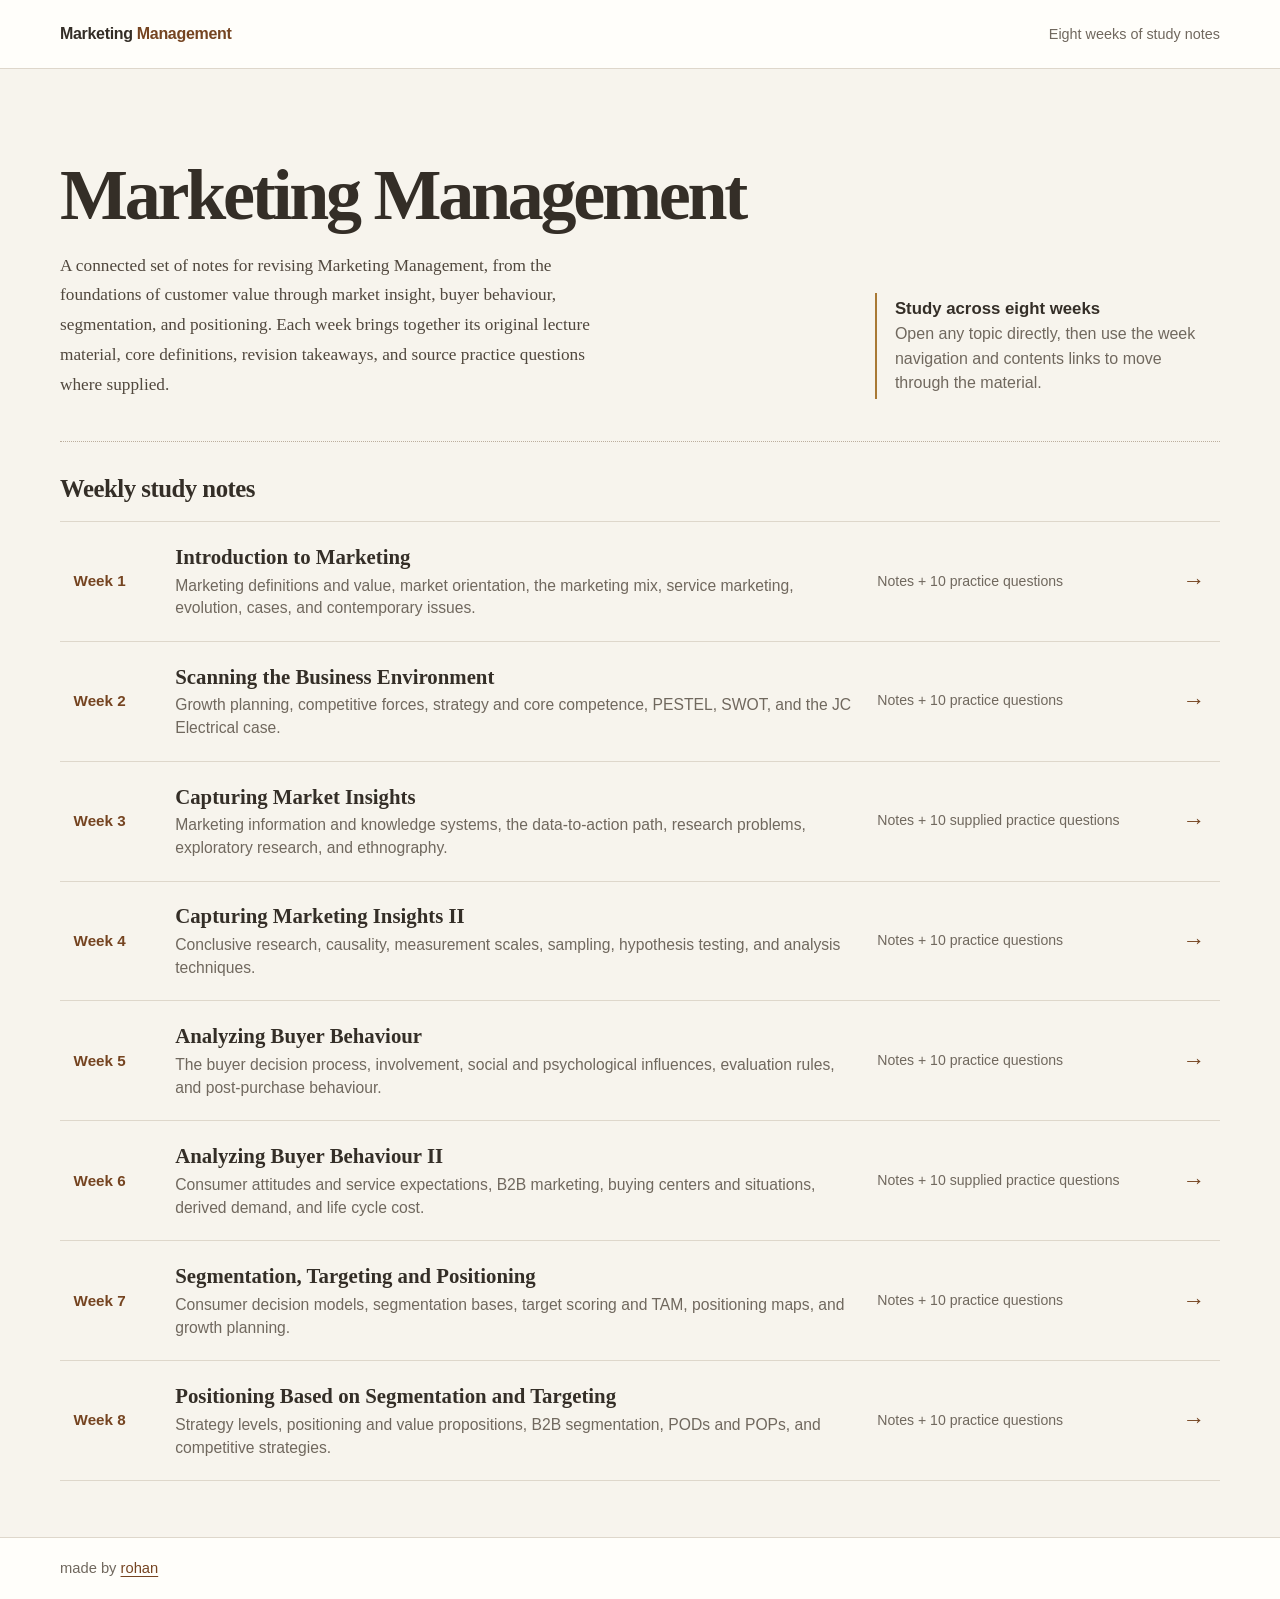
<file: index.html>
<!doctype html>
<html lang="en">
<head>
  <meta charset="utf-8">
  <meta name="viewport" content="width=device-width, initial-scale=1">
  <meta name="description" content="Eight weeks of Marketing Management study notes, definitions, revision takeaways, and source quizzes.">
  <title>Marketing Management — Study Notes</title>
  <link rel="stylesheet" href="css/global.css">
</head>
<body>
  <a class="skip-link" href="#main">Skip to study weeks</a>
  <header class="site-header"><div class="site-header-inner"><a class="site-brand" href="index.html">Marketing <span>Management</span></a><span class="header-note">Eight weeks of study notes</span></div></header>
  <main class="page-shell" id="main">
    <section class="home-hero" aria-labelledby="page-title">
      <div>
        <h1 id="page-title">Marketing Management</h1>
        <p>A connected set of notes for revising Marketing Management, from the foundations of customer value through market insight, buyer behaviour, segmentation, and positioning. Each week brings together its original lecture material, core definitions, revision takeaways, and source practice questions where supplied.</p>
      </div>
      <aside class="hero-aside"><strong>Study across eight weeks</strong>Open any topic directly, then use the week navigation and contents links to move through the material.</aside>
    </section>
    <section class="week-index" aria-labelledby="week-index-title">
      <h2 class="section-heading" id="week-index-title">Weekly study notes</h2>
      <div class="week-list">
        <a class="week-link" href="week1.html"><span class="week-number">Week 1</span><span><h3>Introduction to Marketing</h3><p>Marketing definitions and value, market orientation, the marketing mix, service marketing, evolution, cases, and contemporary issues.</p></span><span class="week-availability">Notes + 10 practice questions</span><span class="week-arrow" aria-hidden="true">→</span></a>
        <a class="week-link" href="week2.html"><span class="week-number">Week 2</span><span><h3>Scanning the Business Environment</h3><p>Growth planning, competitive forces, strategy and core competence, PESTEL, SWOT, and the JC Electrical case.</p></span><span class="week-availability">Notes + 10 practice questions</span><span class="week-arrow" aria-hidden="true">→</span></a>
        <a class="week-link" href="week3.html"><span class="week-number">Week 3</span><span><h3>Capturing Market Insights</h3><p>Marketing information and knowledge systems, the data-to-action path, research problems, exploratory research, and ethnography.</p></span><span class="week-availability">Notes + 10 supplied practice questions</span><span class="week-arrow" aria-hidden="true">→</span></a>
        <a class="week-link" href="week4.html"><span class="week-number">Week 4</span><span><h3>Capturing Marketing Insights II</h3><p>Conclusive research, causality, measurement scales, sampling, hypothesis testing, and analysis techniques.</p></span><span class="week-availability">Notes + 10 practice questions</span><span class="week-arrow" aria-hidden="true">→</span></a>
        <a class="week-link" href="week5.html"><span class="week-number">Week 5</span><span><h3>Analyzing Buyer Behaviour</h3><p>The buyer decision process, involvement, social and psychological influences, evaluation rules, and post-purchase behaviour.</p></span><span class="week-availability">Notes + 10 practice questions</span><span class="week-arrow" aria-hidden="true">→</span></a>
        <a class="week-link" href="week6.html"><span class="week-number">Week 6</span><span><h3>Analyzing Buyer Behaviour II</h3><p>Consumer attitudes and service expectations, B2B marketing, buying centers and situations, derived demand, and life cycle cost.</p></span><span class="week-availability">Notes + 10 supplied practice questions</span><span class="week-arrow" aria-hidden="true">→</span></a>
        <a class="week-link" href="week7.html"><span class="week-number">Week 7</span><span><h3>Segmentation, Targeting and Positioning</h3><p>Consumer decision models, segmentation bases, target scoring and TAM, positioning maps, and growth planning.</p></span><span class="week-availability">Notes + 10 practice questions</span><span class="week-arrow" aria-hidden="true">→</span></a>
        <a class="week-link" href="week8.html"><span class="week-number">Week 8</span><span><h3>Positioning Based on Segmentation and Targeting</h3><p>Strategy levels, positioning and value propositions, B2B segmentation, PODs and POPs, and competitive strategies.</p></span><span class="week-availability">Notes + 10 practice questions</span><span class="week-arrow" aria-hidden="true">→</span></a>
      </div>
    </section>
  </main>
  <footer class="site-footer"><div class="site-footer-inner"><p>made by <a href="https://github.com/Rohan-Shridhar" target="_blank" rel="noopener noreferrer">rohan</a></p></div></footer>
</body>
</html>
</file>
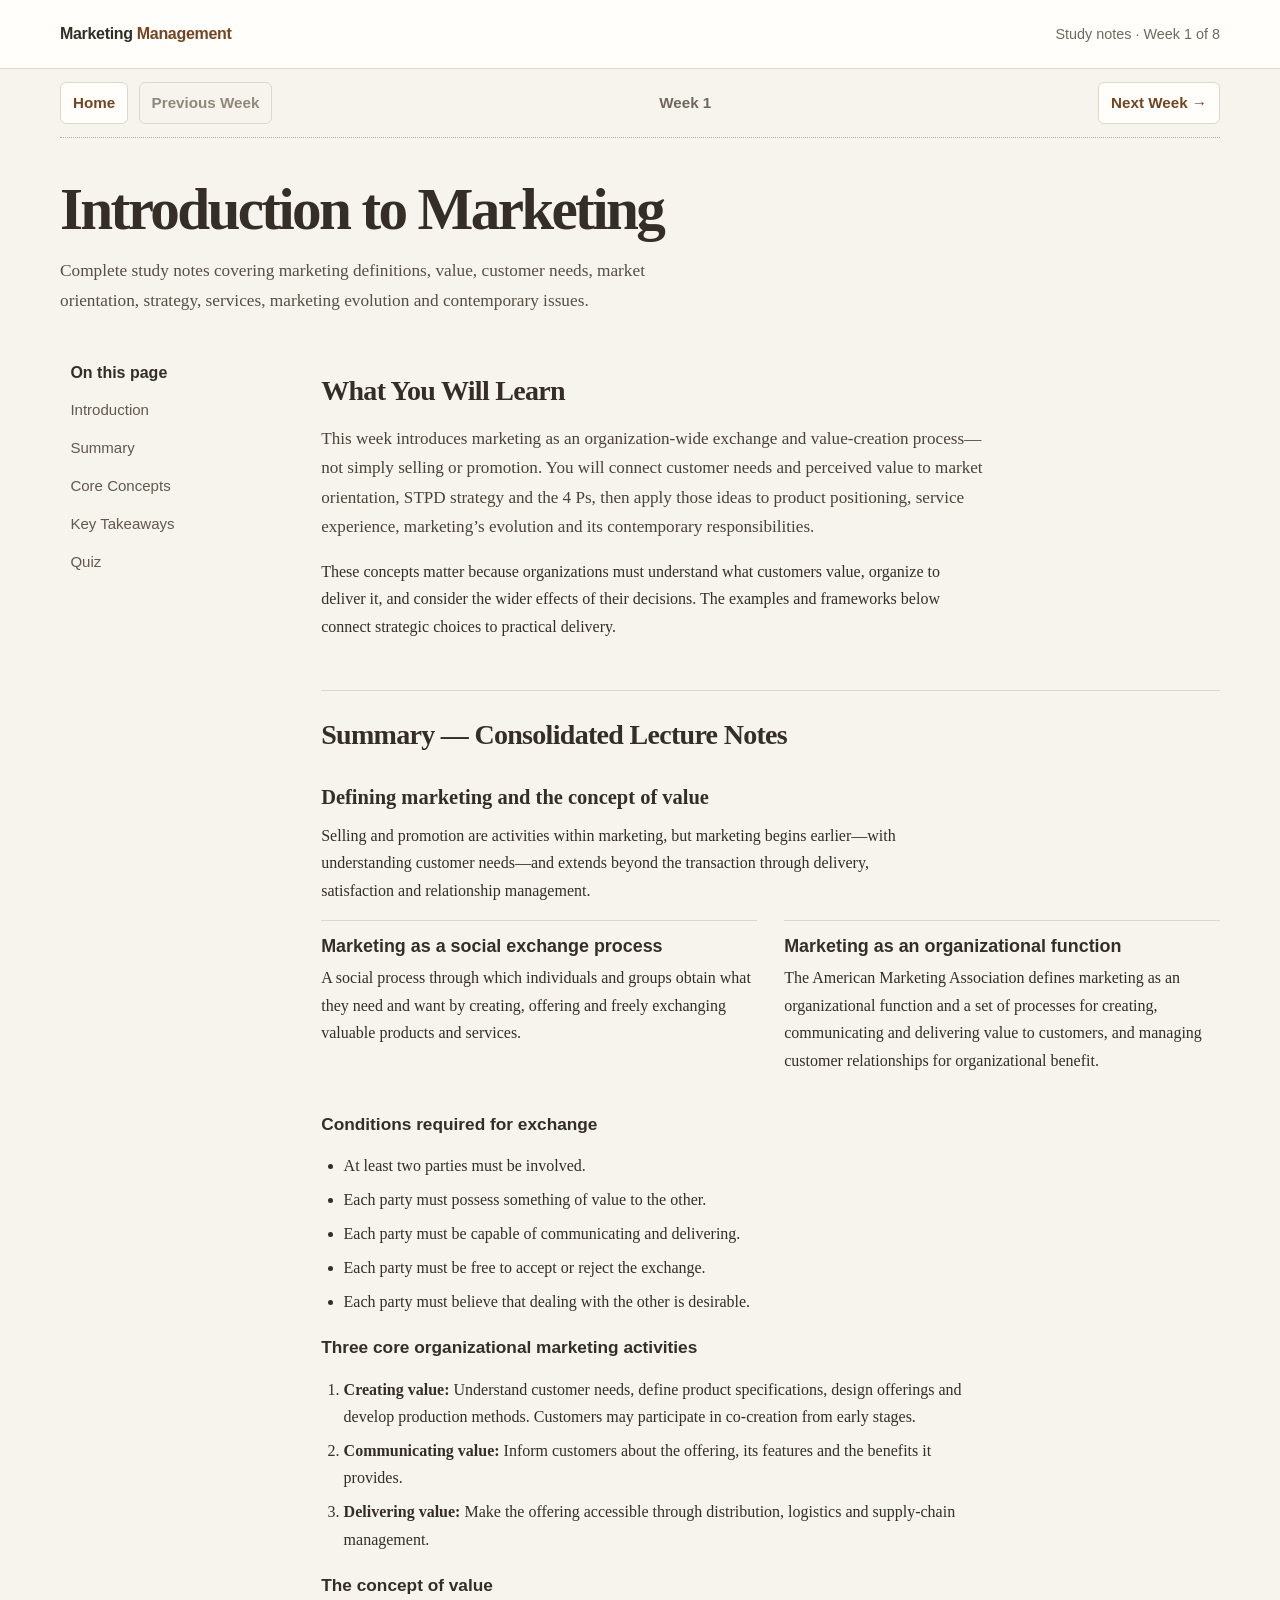
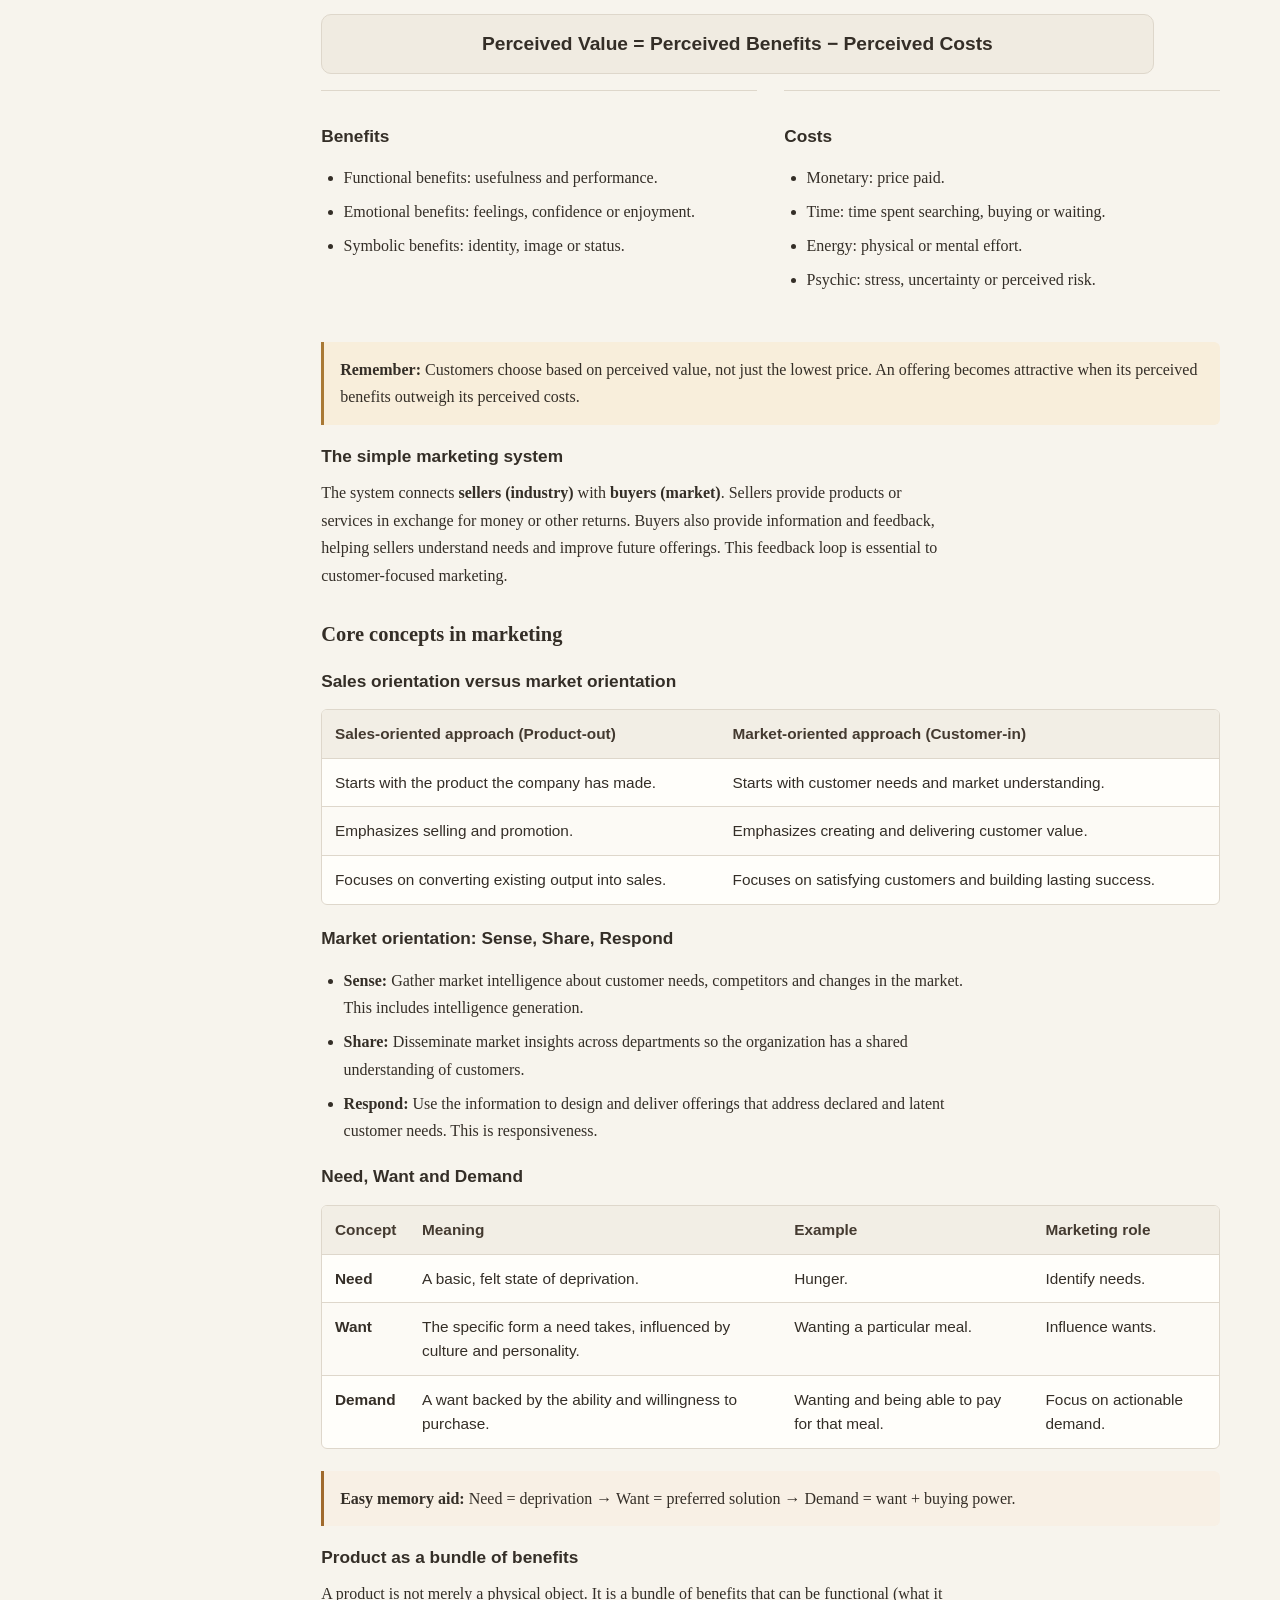
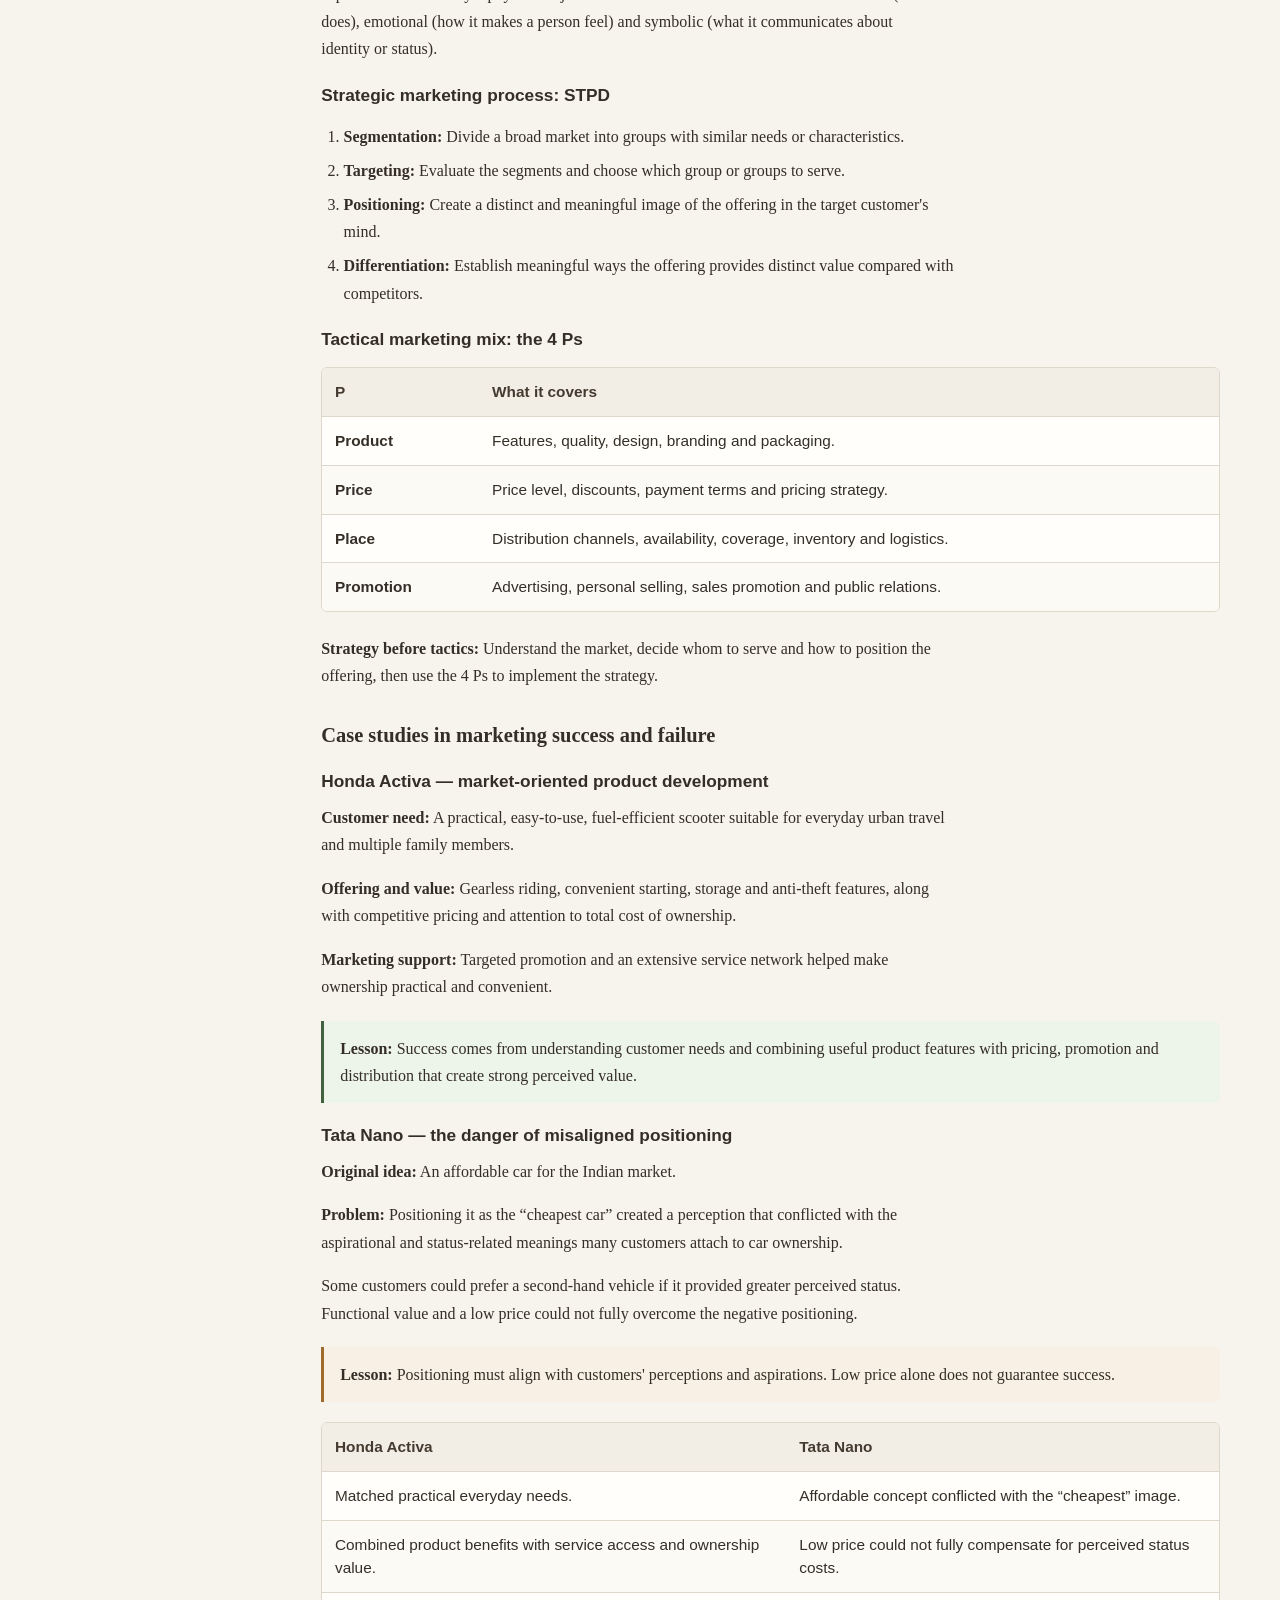
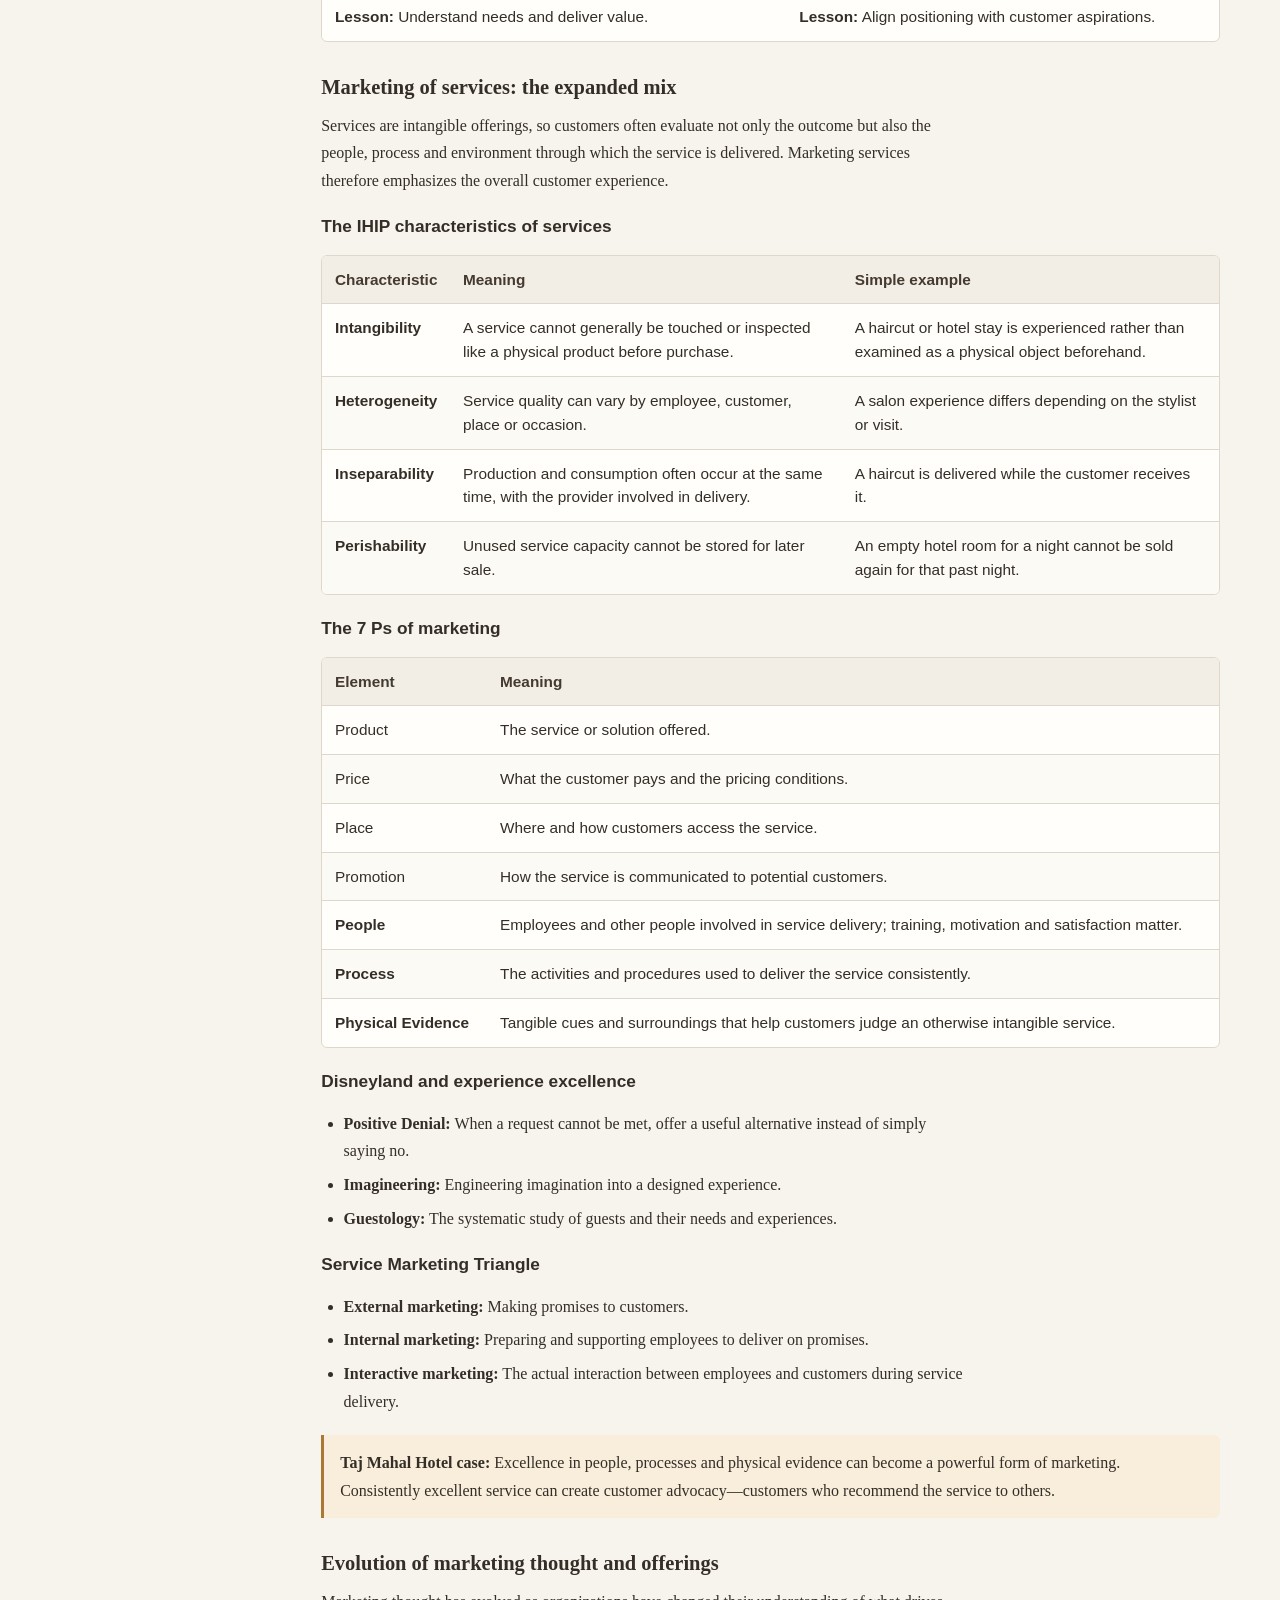
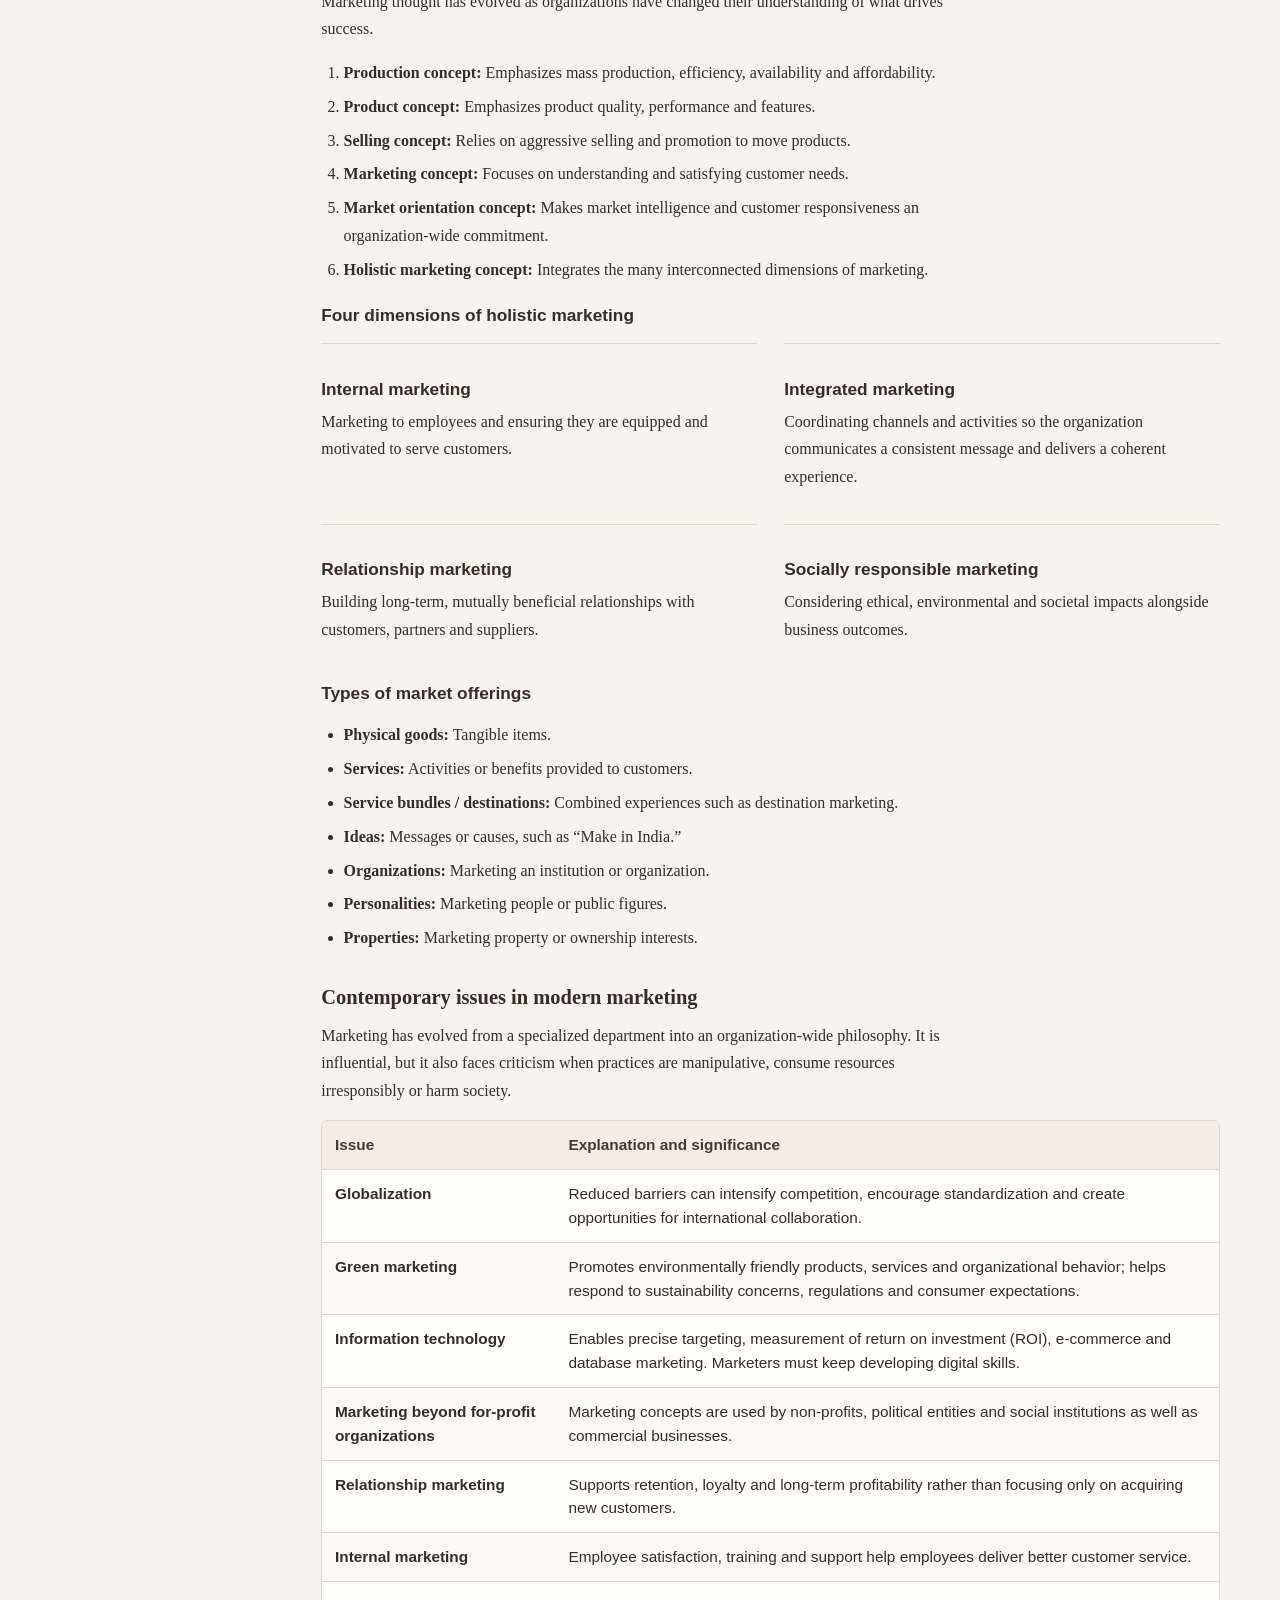
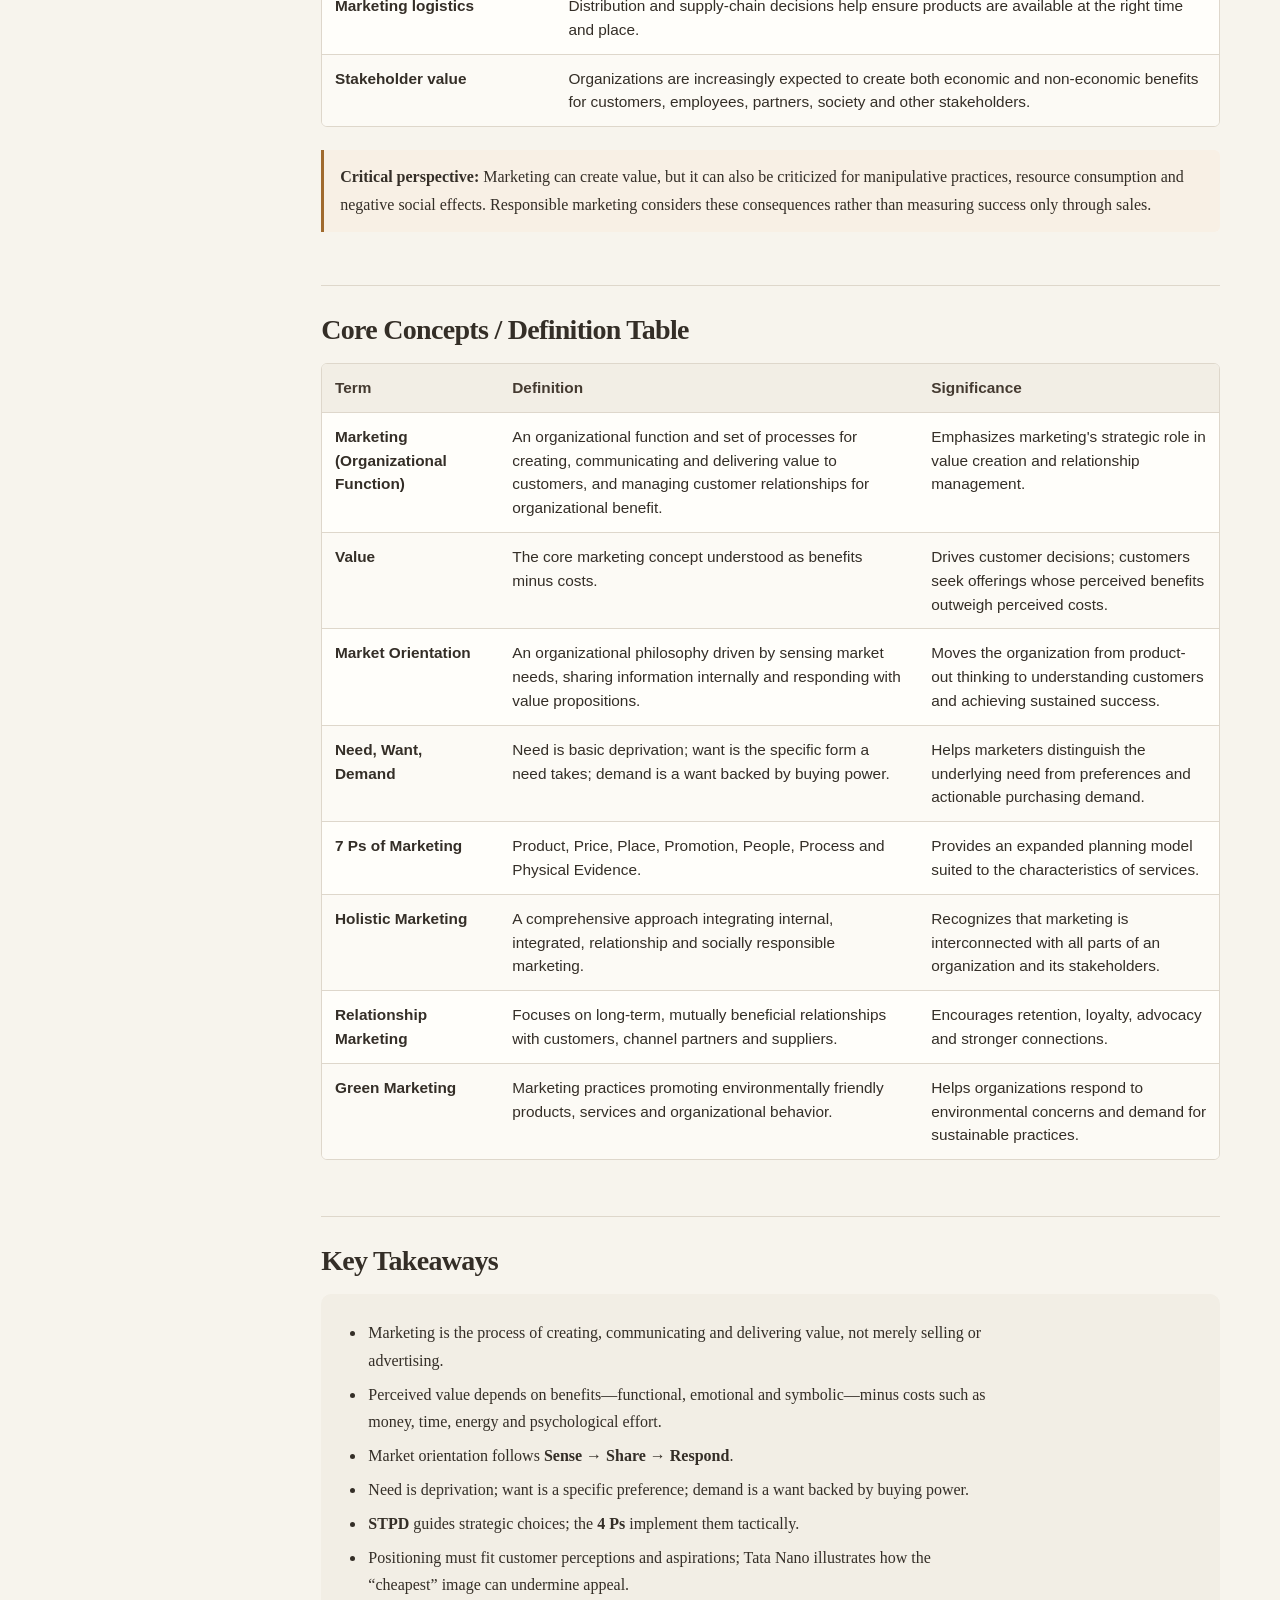
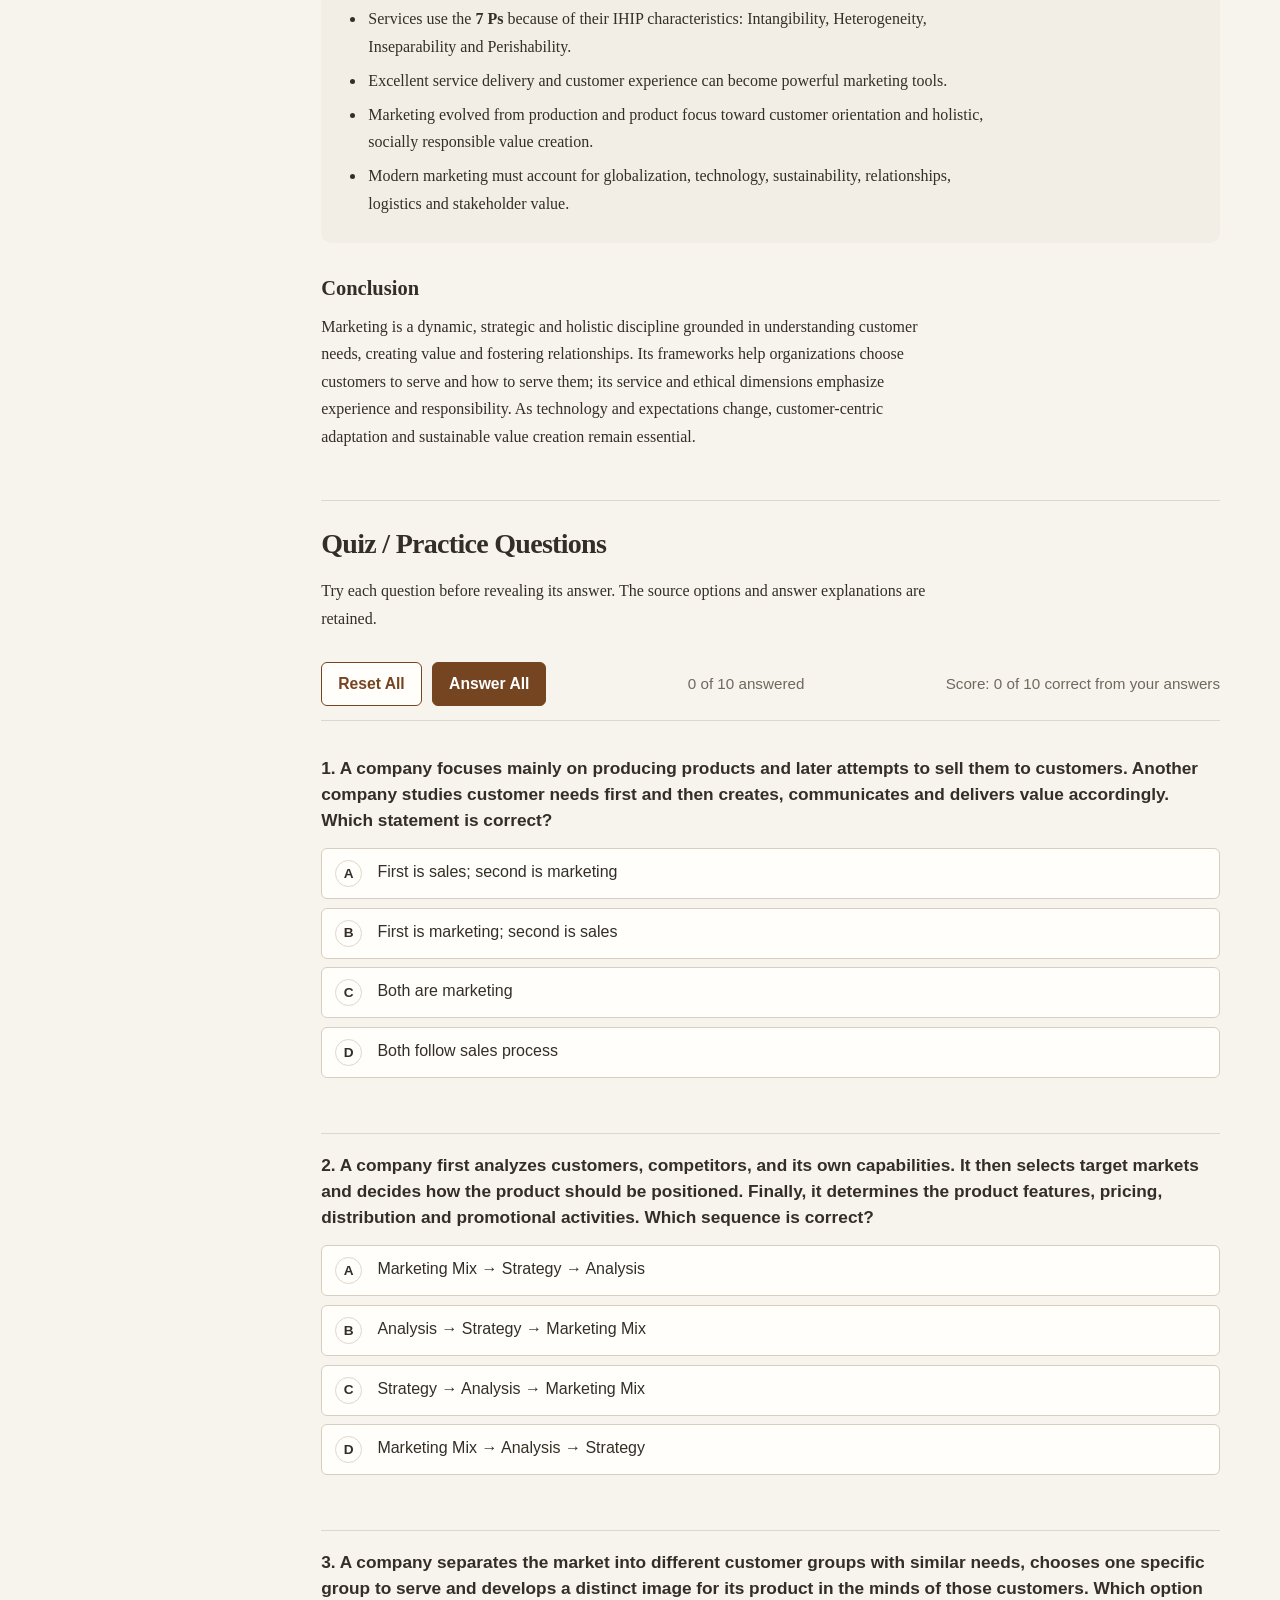
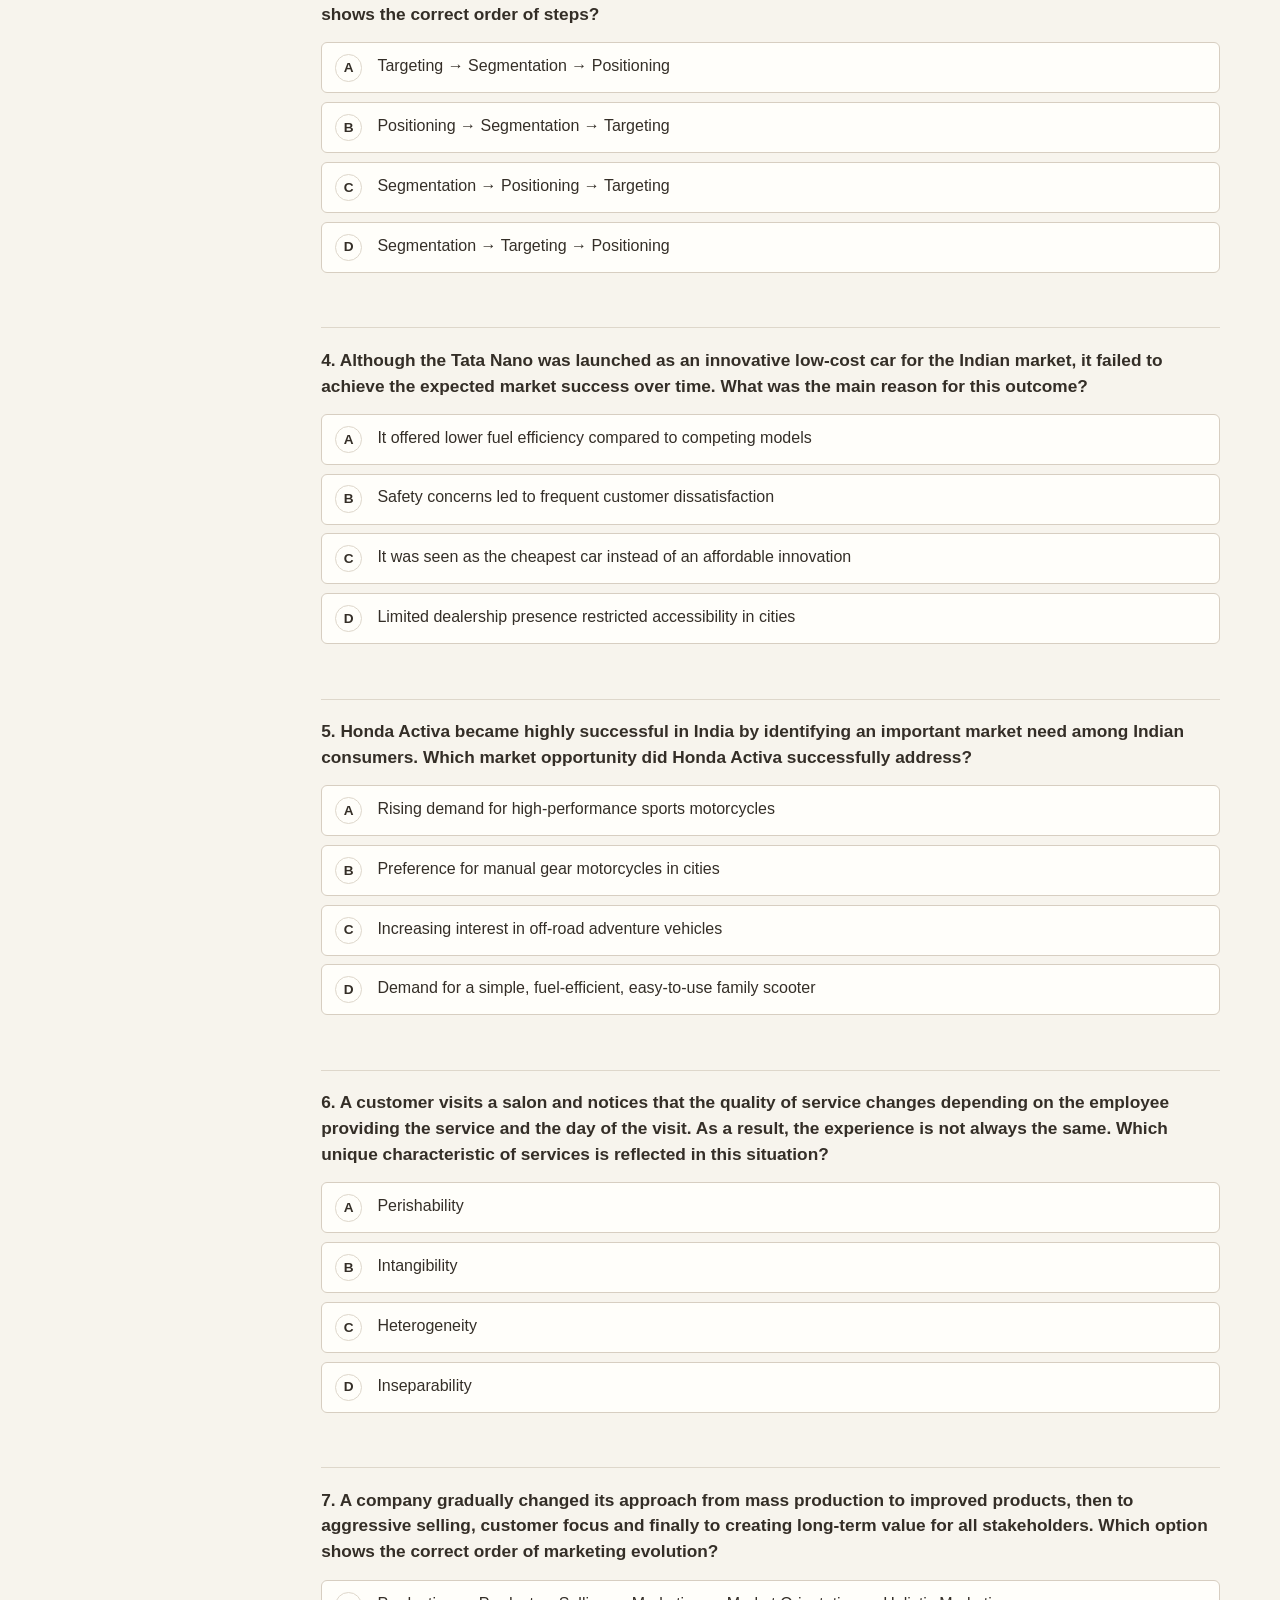
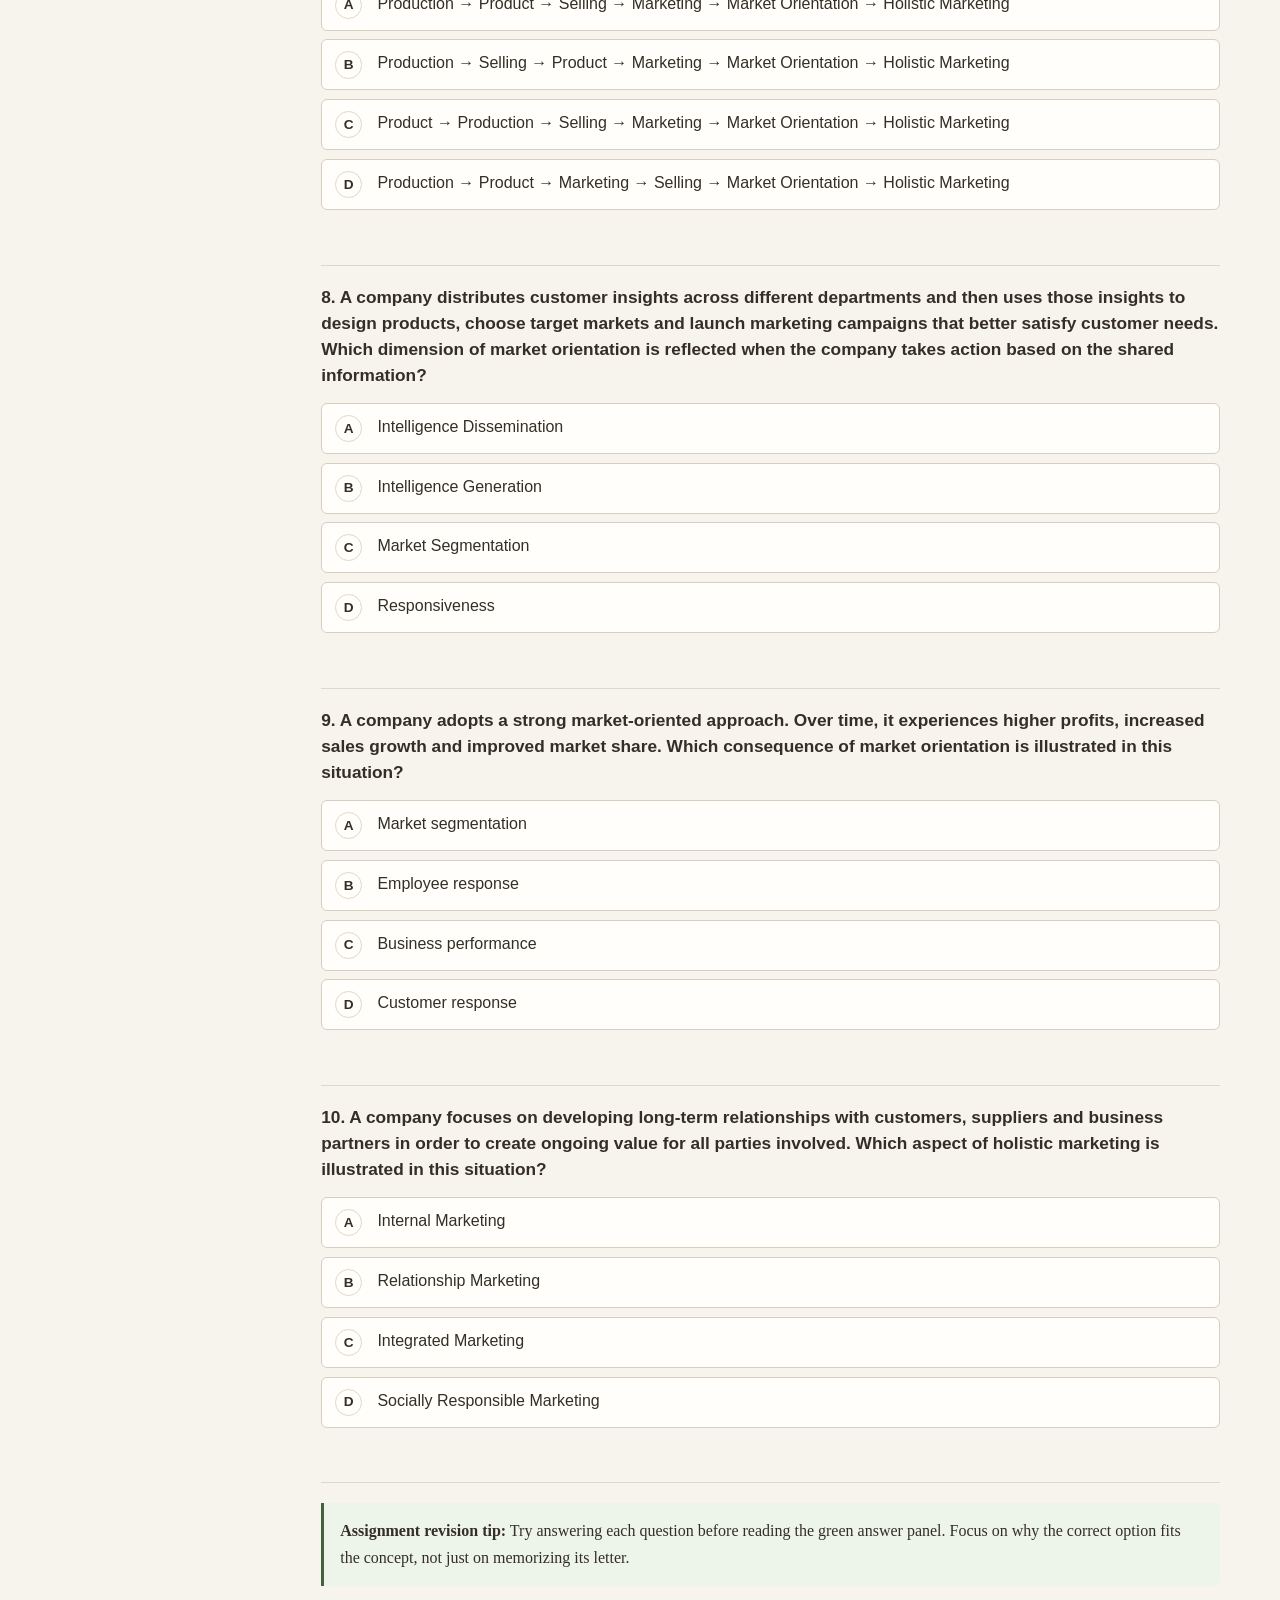
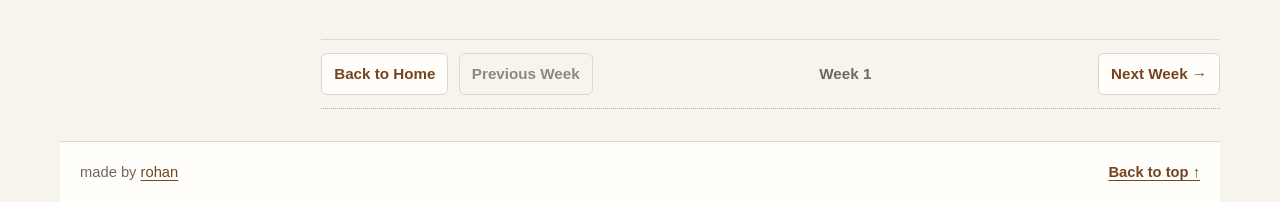
<file: week1.html>
<!doctype html>
<html lang="en"><head><meta charset="utf-8"><meta name="viewport" content="width=device-width, initial-scale=1"><meta name="description" content="Week 1 Marketing Management notes: marketing, customer value, service marketing and contemporary issues."><title>Week 1 — Introduction to Marketing | Marketing Management</title><link rel="stylesheet" href="css/global.css"><script src="js/quiz.js" defer></script></head>
<body><a class="skip-link" href="#main">Skip to notes</a><div class="reading-progress" aria-hidden="true"><span></span></div><header class="site-header"><div class="site-header-inner"><a class="site-brand" href="index.html">Marketing <span>Management</span></a><span class="header-note">Study notes · Week 1 of 8</span></div></header>
<div class="page-shell"><nav class="week-nav" aria-label="Week navigation"><a class="nav-link" href="index.html">Home</a><span class="nav-link" aria-disabled="true">Previous Week</span><span class="nav-current" aria-current="page">Week 1</span><a class="nav-link" href="week2.html">Next Week →</a></nav>
<header class="week-heading"><h1 class="week-title">Introduction to Marketing</h1><p class="week-deck">Complete study notes covering marketing definitions, value, customer needs, market orientation, strategy, services, marketing evolution and contemporary issues.</p></header>
<div class="week-layout"><aside class="contents"><strong>On this page</strong><nav aria-label="Table of contents"><a href="#introduction">Introduction</a><a href="#summary">Summary</a><a href="#core-concepts">Core Concepts</a><a href="#takeaways">Key Takeaways</a><a href="#quiz">Quiz</a></nav></aside>
<main class="study-content" id="main">
<section class="study-section" id="introduction"><h2>What You Will Learn</h2><p class="lead">This week introduces marketing as an organization-wide exchange and value-creation process—not simply selling or promotion. You will connect customer needs and perceived value to market orientation, STPD strategy and the 4 Ps, then apply those ideas to product positioning, service experience, marketing’s evolution and its contemporary responsibilities.</p><p>These concepts matter because organizations must understand what customers value, organize to deliver it, and consider the wider effects of their decisions. The examples and frameworks below connect strategic choices to practical delivery.</p></section>
<section class="study-section" id="summary"><h2>Summary — Consolidated Lecture Notes</h2>
<h3 class="topic-heading">Defining marketing and the concept of value</h3><p>Selling and promotion are activities within marketing, but marketing begins earlier—with understanding customer needs—and extends beyond the transaction through delivery, satisfaction and relationship management.</p><div class="topic-grid"><div class="topic-block"><h3>Marketing as a social exchange process</h3><p>A social process through which individuals and groups obtain what they need and want by creating, offering and freely exchanging valuable products and services.</p></div><div class="topic-block"><h3>Marketing as an organizational function</h3><p>The American Marketing Association defines marketing as an organizational function and a set of processes for creating, communicating and delivering value to customers, and managing customer relationships for organizational benefit.</p></div></div>
<h4>Conditions required for exchange</h4><ul><li>At least two parties must be involved.</li><li>Each party must possess something of value to the other.</li><li>Each party must be capable of communicating and delivering.</li><li>Each party must be free to accept or reject the exchange.</li><li>Each party must believe that dealing with the other is desirable.</li></ul>
<h4>Three core organizational marketing activities</h4><ol><li><strong>Creating value:</strong> Understand customer needs, define product specifications, design offerings and develop production methods. Customers may participate in co-creation from early stages.</li><li><strong>Communicating value:</strong> Inform customers about the offering, its features and the benefits it provides.</li><li><strong>Delivering value:</strong> Make the offering accessible through distribution, logistics and supply-chain management.</li></ol>
<h4>The concept of value</h4><p class="formula">Perceived Value = Perceived Benefits − Perceived Costs</p><div class="topic-grid"><div class="topic-block"><h4>Benefits</h4><ul><li>Functional benefits: usefulness and performance.</li><li>Emotional benefits: feelings, confidence or enjoyment.</li><li>Symbolic benefits: identity, image or status.</li></ul></div><div class="topic-block"><h4>Costs</h4><ul><li>Monetary: price paid.</li><li>Time: time spent searching, buying or waiting.</li><li>Energy: physical or mental effort.</li><li>Psychic: stress, uncertainty or perceived risk.</li></ul></div></div><div class="callout"><strong>Remember:</strong> Customers choose based on perceived value, not just the lowest price. An offering becomes attractive when its perceived benefits outweigh its perceived costs.</div>
<h4>The simple marketing system</h4><p>The system connects <strong>sellers (industry)</strong> with <strong>buyers (market)</strong>. Sellers provide products or services in exchange for money or other returns. Buyers also provide information and feedback, helping sellers understand needs and improve future offerings. This feedback loop is essential to customer-focused marketing.</p>
<h3 class="topic-heading">Core concepts in marketing</h3><h4>Sales orientation versus market orientation</h4><div class="table-wrap" role="region" aria-label="Sales orientation compared with market orientation" tabindex="0"><table><thead><tr><th>Sales-oriented approach (Product-out)</th><th>Market-oriented approach (Customer-in)</th></tr></thead><tbody><tr><td>Starts with the product the company has made.</td><td>Starts with customer needs and market understanding.</td></tr><tr><td>Emphasizes selling and promotion.</td><td>Emphasizes creating and delivering customer value.</td></tr><tr><td>Focuses on converting existing output into sales.</td><td>Focuses on satisfying customers and building lasting success.</td></tr></tbody></table></div>
<h4>Market orientation: Sense, Share, Respond</h4><ul><li><strong>Sense:</strong> Gather market intelligence about customer needs, competitors and changes in the market. This includes intelligence generation.</li><li><strong>Share:</strong> Disseminate market insights across departments so the organization has a shared understanding of customers.</li><li><strong>Respond:</strong> Use the information to design and deliver offerings that address declared and latent customer needs. This is responsiveness.</li></ul>
<h4>Need, Want and Demand</h4><div class="table-wrap" role="region" aria-label="Need, want and demand comparison" tabindex="0"><table><thead><tr><th>Concept</th><th>Meaning</th><th>Example</th><th>Marketing role</th></tr></thead><tbody><tr><td><strong>Need</strong></td><td>A basic, felt state of deprivation.</td><td>Hunger.</td><td>Identify needs.</td></tr><tr><td><strong>Want</strong></td><td>The specific form a need takes, influenced by culture and personality.</td><td>Wanting a particular meal.</td><td>Influence wants.</td></tr><tr><td><strong>Demand</strong></td><td>A want backed by the ability and willingness to purchase.</td><td>Wanting and being able to pay for that meal.</td><td>Focus on actionable demand.</td></tr></tbody></table></div><div class="callout warning"><strong>Easy memory aid:</strong> Need = deprivation → Want = preferred solution → Demand = want + buying power.</div>
<h4>Product as a bundle of benefits</h4><p>A product is not merely a physical object. It is a bundle of benefits that can be functional (what it does), emotional (how it makes a person feel) and symbolic (what it communicates about identity or status).</p>
<h4>Strategic marketing process: STPD</h4><ol><li><strong>Segmentation:</strong> Divide a broad market into groups with similar needs or characteristics.</li><li><strong>Targeting:</strong> Evaluate the segments and choose which group or groups to serve.</li><li><strong>Positioning:</strong> Create a distinct and meaningful image of the offering in the target customer's mind.</li><li><strong>Differentiation:</strong> Establish meaningful ways the offering provides distinct value compared with competitors.</li></ol>
<h4>Tactical marketing mix: the 4 Ps</h4><div class="table-wrap" role="region" aria-label="The 4 Ps marketing mix" tabindex="0"><table><thead><tr><th>P</th><th>What it covers</th></tr></thead><tbody><tr><td><strong>Product</strong></td><td>Features, quality, design, branding and packaging.</td></tr><tr><td><strong>Price</strong></td><td>Price level, discounts, payment terms and pricing strategy.</td></tr><tr><td><strong>Place</strong></td><td>Distribution channels, availability, coverage, inventory and logistics.</td></tr><tr><td><strong>Promotion</strong></td><td>Advertising, personal selling, sales promotion and public relations.</td></tr></tbody></table></div><p><strong>Strategy before tactics:</strong> Understand the market, decide whom to serve and how to position the offering, then use the 4 Ps to implement the strategy.</p>
<h3 class="topic-heading">Case studies in marketing success and failure</h3><h4>Honda Activa — market-oriented product development</h4><p><strong>Customer need:</strong> A practical, easy-to-use, fuel-efficient scooter suitable for everyday urban travel and multiple family members.</p><p><strong>Offering and value:</strong> Gearless riding, convenient starting, storage and anti-theft features, along with competitive pricing and attention to total cost of ownership.</p><p><strong>Marketing support:</strong> Targeted promotion and an extensive service network helped make ownership practical and convenient.</p><div class="callout success"><strong>Lesson:</strong> Success comes from understanding customer needs and combining useful product features with pricing, promotion and distribution that create strong perceived value.</div>
<h4>Tata Nano — the danger of misaligned positioning</h4><p><strong>Original idea:</strong> An affordable car for the Indian market.</p><p><strong>Problem:</strong> Positioning it as the “cheapest car” created a perception that conflicted with the aspirational and status-related meanings many customers attach to car ownership.</p><p>Some customers could prefer a second-hand vehicle if it provided greater perceived status. Functional value and a low price could not fully overcome the negative positioning.</p><div class="callout warning"><strong>Lesson:</strong> Positioning must align with customers' perceptions and aspirations. Low price alone does not guarantee success.</div>
<div class="table-wrap" role="region" aria-label="Honda Activa and Tata Nano case comparison" tabindex="0"><table><thead><tr><th>Honda Activa</th><th>Tata Nano</th></tr></thead><tbody><tr><td>Matched practical everyday needs.</td><td>Affordable concept conflicted with the “cheapest” image.</td></tr><tr><td>Combined product benefits with service access and ownership value.</td><td>Low price could not fully compensate for perceived status costs.</td></tr><tr><td><strong>Lesson:</strong> Understand needs and deliver value.</td><td><strong>Lesson:</strong> Align positioning with customer aspirations.</td></tr></tbody></table></div>
<h3 class="topic-heading">Marketing of services: the expanded mix</h3><p>Services are intangible offerings, so customers often evaluate not only the outcome but also the people, process and environment through which the service is delivered. Marketing services therefore emphasizes the overall customer experience.</p><h4>The IHIP characteristics of services</h4><div class="table-wrap" role="region" aria-label="IHIP service characteristics and examples" tabindex="0"><table><thead><tr><th>Characteristic</th><th>Meaning</th><th>Simple example</th></tr></thead><tbody><tr><td><strong>Intangibility</strong></td><td>A service cannot generally be touched or inspected like a physical product before purchase.</td><td>A haircut or hotel stay is experienced rather than examined as a physical object beforehand.</td></tr><tr><td><strong>Heterogeneity</strong></td><td>Service quality can vary by employee, customer, place or occasion.</td><td>A salon experience differs depending on the stylist or visit.</td></tr><tr><td><strong>Inseparability</strong></td><td>Production and consumption often occur at the same time, with the provider involved in delivery.</td><td>A haircut is delivered while the customer receives it.</td></tr><tr><td><strong>Perishability</strong></td><td>Unused service capacity cannot be stored for later sale.</td><td>An empty hotel room for a night cannot be sold again for that past night.</td></tr></tbody></table></div>
<h4>The 7 Ps of marketing</h4><div class="table-wrap" role="region" aria-label="The 7 Ps marketing mix" tabindex="0"><table><thead><tr><th>Element</th><th>Meaning</th></tr></thead><tbody><tr><td>Product</td><td>The service or solution offered.</td></tr><tr><td>Price</td><td>What the customer pays and the pricing conditions.</td></tr><tr><td>Place</td><td>Where and how customers access the service.</td></tr><tr><td>Promotion</td><td>How the service is communicated to potential customers.</td></tr><tr><td><strong>People</strong></td><td>Employees and other people involved in service delivery; training, motivation and satisfaction matter.</td></tr><tr><td><strong>Process</strong></td><td>The activities and procedures used to deliver the service consistently.</td></tr><tr><td><strong>Physical Evidence</strong></td><td>Tangible cues and surroundings that help customers judge an otherwise intangible service.</td></tr></tbody></table></div>
<h4>Disneyland and experience excellence</h4><ul><li><strong>Positive Denial:</strong> When a request cannot be met, offer a useful alternative instead of simply saying no.</li><li><strong>Imagineering:</strong> Engineering imagination into a designed experience.</li><li><strong>Guestology:</strong> The systematic study of guests and their needs and experiences.</li></ul><h4>Service Marketing Triangle</h4><ul><li><strong>External marketing:</strong> Making promises to customers.</li><li><strong>Internal marketing:</strong> Preparing and supporting employees to deliver on promises.</li><li><strong>Interactive marketing:</strong> The actual interaction between employees and customers during service delivery.</li></ul><div class="callout"><strong>Taj Mahal Hotel case:</strong> Excellence in people, processes and physical evidence can become a powerful form of marketing. Consistently excellent service can create customer advocacy—customers who recommend the service to others.</div>
<h3 class="topic-heading">Evolution of marketing thought and offerings</h3><p>Marketing thought has evolved as organizations have changed their understanding of what drives success.</p><ol><li><strong>Production concept:</strong> Emphasizes mass production, efficiency, availability and affordability.</li><li><strong>Product concept:</strong> Emphasizes product quality, performance and features.</li><li><strong>Selling concept:</strong> Relies on aggressive selling and promotion to move products.</li><li><strong>Marketing concept:</strong> Focuses on understanding and satisfying customer needs.</li><li><strong>Market orientation concept:</strong> Makes market intelligence and customer responsiveness an organization-wide commitment.</li><li><strong>Holistic marketing concept:</strong> Integrates the many interconnected dimensions of marketing.</li></ol>
<h4>Four dimensions of holistic marketing</h4><div class="topic-grid"><div class="topic-block"><h4>Internal marketing</h4><p>Marketing to employees and ensuring they are equipped and motivated to serve customers.</p></div><div class="topic-block"><h4>Integrated marketing</h4><p>Coordinating channels and activities so the organization communicates a consistent message and delivers a coherent experience.</p></div><div class="topic-block"><h4>Relationship marketing</h4><p>Building long-term, mutually beneficial relationships with customers, partners and suppliers.</p></div><div class="topic-block"><h4>Socially responsible marketing</h4><p>Considering ethical, environmental and societal impacts alongside business outcomes.</p></div></div>
<h4>Types of market offerings</h4><ul><li><strong>Physical goods:</strong> Tangible items.</li><li><strong>Services:</strong> Activities or benefits provided to customers.</li><li><strong>Service bundles / destinations:</strong> Combined experiences such as destination marketing.</li><li><strong>Ideas:</strong> Messages or causes, such as “Make in India.”</li><li><strong>Organizations:</strong> Marketing an institution or organization.</li><li><strong>Personalities:</strong> Marketing people or public figures.</li><li><strong>Properties:</strong> Marketing property or ownership interests.</li></ul>
<h3 class="topic-heading">Contemporary issues in modern marketing</h3><p>Marketing has evolved from a specialized department into an organization-wide philosophy. It is influential, but it also faces criticism when practices are manipulative, consume resources irresponsibly or harm society.</p><div class="table-wrap" role="region" aria-label="Contemporary marketing issues" tabindex="0"><table><thead><tr><th>Issue</th><th>Explanation and significance</th></tr></thead><tbody><tr><td><strong>Globalization</strong></td><td>Reduced barriers can intensify competition, encourage standardization and create opportunities for international collaboration.</td></tr><tr><td><strong>Green marketing</strong></td><td>Promotes environmentally friendly products, services and organizational behavior; helps respond to sustainability concerns, regulations and consumer expectations.</td></tr><tr><td><strong>Information technology</strong></td><td>Enables precise targeting, measurement of return on investment (ROI), e-commerce and database marketing. Marketers must keep developing digital skills.</td></tr><tr><td><strong>Marketing beyond for-profit organizations</strong></td><td>Marketing concepts are used by non-profits, political entities and social institutions as well as commercial businesses.</td></tr><tr><td><strong>Relationship marketing</strong></td><td>Supports retention, loyalty and long-term profitability rather than focusing only on acquiring new customers.</td></tr><tr><td><strong>Internal marketing</strong></td><td>Employee satisfaction, training and support help employees deliver better customer service.</td></tr><tr><td><strong>Marketing logistics</strong></td><td>Distribution and supply-chain decisions help ensure products are available at the right time and place.</td></tr><tr><td><strong>Stakeholder value</strong></td><td>Organizations are increasingly expected to create both economic and non-economic benefits for customers, employees, partners, society and other stakeholders.</td></tr></tbody></table></div><div class="callout warning"><strong>Critical perspective:</strong> Marketing can create value, but it can also be criticized for manipulative practices, resource consumption and negative social effects. Responsible marketing considers these consequences rather than measuring success only through sales.</div>
</section>
<section class="study-section" id="core-concepts"><h2>Core Concepts / Definition Table</h2><div class="table-wrap" role="region" aria-label="Week 1 core concept definitions and significance" tabindex="0"><table><thead><tr><th>Term</th><th>Definition</th><th>Significance</th></tr></thead><tbody><tr><td><strong>Marketing (Organizational Function)</strong></td><td>An organizational function and set of processes for creating, communicating and delivering value to customers, and managing customer relationships for organizational benefit.</td><td>Emphasizes marketing's strategic role in value creation and relationship management.</td></tr><tr><td><strong>Value</strong></td><td>The core marketing concept understood as benefits minus costs.</td><td>Drives customer decisions; customers seek offerings whose perceived benefits outweigh perceived costs.</td></tr><tr><td><strong>Market Orientation</strong></td><td>An organizational philosophy driven by sensing market needs, sharing information internally and responding with value propositions.</td><td>Moves the organization from product-out thinking to understanding customers and achieving sustained success.</td></tr><tr><td><strong>Need, Want, Demand</strong></td><td>Need is basic deprivation; want is the specific form a need takes; demand is a want backed by buying power.</td><td>Helps marketers distinguish the underlying need from preferences and actionable purchasing demand.</td></tr><tr><td><strong>7 Ps of Marketing</strong></td><td>Product, Price, Place, Promotion, People, Process and Physical Evidence.</td><td>Provides an expanded planning model suited to the characteristics of services.</td></tr><tr><td><strong>Holistic Marketing</strong></td><td>A comprehensive approach integrating internal, integrated, relationship and socially responsible marketing.</td><td>Recognizes that marketing is interconnected with all parts of an organization and its stakeholders.</td></tr><tr><td><strong>Relationship Marketing</strong></td><td>Focuses on long-term, mutually beneficial relationships with customers, channel partners and suppliers.</td><td>Encourages retention, loyalty, advocacy and stronger connections.</td></tr><tr><td><strong>Green Marketing</strong></td><td>Marketing practices promoting environmentally friendly products, services and organizational behavior.</td><td>Helps organizations respond to environmental concerns and demand for sustainable practices.</td></tr></tbody></table></div></section>
<section class="study-section" id="takeaways"><h2>Key Takeaways</h2><div class="takeaways"><ul><li>Marketing is the process of creating, communicating and delivering value, not merely selling or advertising.</li><li>Perceived value depends on benefits—functional, emotional and symbolic—minus costs such as money, time, energy and psychological effort.</li><li>Market orientation follows <strong>Sense → Share → Respond</strong>.</li><li>Need is deprivation; want is a specific preference; demand is a want backed by buying power.</li><li><strong>STPD</strong> guides strategic choices; the <strong>4 Ps</strong> implement them tactically.</li><li>Positioning must fit customer perceptions and aspirations; Tata Nano illustrates how the “cheapest” image can undermine appeal.</li><li>Services use the <strong>7 Ps</strong> because of their IHIP characteristics: Intangibility, Heterogeneity, Inseparability and Perishability.</li><li>Excellent service delivery and customer experience can become powerful marketing tools.</li><li>Marketing evolved from production and product focus toward customer orientation and holistic, socially responsible value creation.</li><li>Modern marketing must account for globalization, technology, sustainability, relationships, logistics and stakeholder value.</li></ul></div><h3>Conclusion</h3><p>Marketing is a dynamic, strategic and holistic discipline grounded in understanding customer needs, creating value and fostering relationships. Its frameworks help organizations choose customers to serve and how to serve them; its service and ethical dimensions emphasize experience and responsibility. As technology and expectations change, customer-centric adaptation and sustainable value creation remain essential.</p></section>
<section class="study-section" id="quiz"><h2>Quiz / Practice Questions</h2><p>Try each question before revealing its answer. The source options and answer explanations are retained.</p><div data-quiz><div class="quiz-tools"><button class="quiz-button secondary" type="button" data-reset-all>Reset All</button><button class="quiz-button" type="button" data-answer-all>Answer All</button><span class="quiz-progress" data-quiz-progress aria-live="polite"></span><span class="quiz-progress" data-quiz-score aria-live="polite"></span></div>
<article class="quiz-question" data-question data-correct="0"><h3>1. A company focuses mainly on producing products and later attempts to sell them to customers. Another company studies customer needs first and then creates, communicates and delivers value accordingly. Which statement is correct?</h3><div class="answer-options"><button class="answer-option" type="button" data-option-index="0"><span class="option-letter">A</span><span>First is sales; second is marketing</span></button><button class="answer-option" type="button" data-option-index="1"><span class="option-letter">B</span><span>First is marketing; second is sales</span></button><button class="answer-option" type="button" data-option-index="2"><span class="option-letter">C</span><span>Both are marketing</span></button><button class="answer-option" type="button" data-option-index="3"><span class="option-letter">D</span><span>Both follow sales process</span></button></div><p class="question-feedback" data-feedback aria-live="polite"></p><p class="answer-explanation" data-explanation hidden><strong>Correct answer: a) First is sales; second is marketing.</strong><br>Sales focuses on selling products that have already been produced, while marketing starts by understanding customer needs and then creating, communicating and delivering value to satisfy those needs.</p></article>
<article class="quiz-question" data-question data-correct="1"><h3>2. A company first analyzes customers, competitors, and its own capabilities. It then selects target markets and decides how the product should be positioned. Finally, it determines the product features, pricing, distribution and promotional activities. Which sequence is correct?</h3><div class="answer-options"><button class="answer-option" type="button" data-option-index="0"><span class="option-letter">A</span><span>Marketing Mix → Strategy → Analysis</span></button><button class="answer-option" type="button" data-option-index="1"><span class="option-letter">B</span><span>Analysis → Strategy → Marketing Mix</span></button><button class="answer-option" type="button" data-option-index="2"><span class="option-letter">C</span><span>Strategy → Analysis → Marketing Mix</span></button><button class="answer-option" type="button" data-option-index="3"><span class="option-letter">D</span><span>Marketing Mix → Analysis → Strategy</span></button></div><p class="question-feedback" data-feedback aria-live="polite"></p><p class="answer-explanation" data-explanation hidden><strong>Correct answer: b) Analysis → Strategy → Marketing Mix.</strong><br>Marketing decisions usually follow a logical sequence: first the company analyzes the market and competitors; next it develops a strategy by selecting target markets and positioning; finally it implements the strategy through the marketing mix—product, price, place and promotion.</p></article>
<article class="quiz-question" data-question data-correct="3"><h3>3. A company separates the market into different customer groups with similar needs, chooses one specific group to serve and develops a distinct image for its product in the minds of those customers. Which option shows the correct order of steps?</h3><div class="answer-options"><button class="answer-option" type="button" data-option-index="0"><span class="option-letter">A</span><span>Targeting → Segmentation → Positioning</span></button><button class="answer-option" type="button" data-option-index="1"><span class="option-letter">B</span><span>Positioning → Segmentation → Targeting</span></button><button class="answer-option" type="button" data-option-index="2"><span class="option-letter">C</span><span>Segmentation → Positioning → Targeting</span></button><button class="answer-option" type="button" data-option-index="3"><span class="option-letter">D</span><span>Segmentation → Targeting → Positioning</span></button></div><p class="question-feedback" data-feedback aria-live="polite"></p><p class="answer-explanation" data-explanation hidden><strong>Correct answer: d) Segmentation → Targeting → Positioning.</strong><br>The company first divides the market into groups (Segmentation), then selects the most suitable group to serve (Targeting), and finally creates a distinct image for the product in that group's mind (Positioning).</p></article>
<article class="quiz-question" data-question data-correct="2"><h3>4. Although the Tata Nano was launched as an innovative low-cost car for the Indian market, it failed to achieve the expected market success over time. What was the main reason for this outcome?</h3><div class="answer-options"><button class="answer-option" type="button" data-option-index="0"><span class="option-letter">A</span><span>It offered lower fuel efficiency compared to competing models</span></button><button class="answer-option" type="button" data-option-index="1"><span class="option-letter">B</span><span>Safety concerns led to frequent customer dissatisfaction</span></button><button class="answer-option" type="button" data-option-index="2"><span class="option-letter">C</span><span>It was seen as the cheapest car instead of an affordable innovation</span></button><button class="answer-option" type="button" data-option-index="3"><span class="option-letter">D</span><span>Limited dealership presence restricted accessibility in cities</span></button></div><p class="question-feedback" data-feedback aria-live="polite"></p><p class="answer-explanation" data-explanation hidden><strong>Correct answer: c) It was seen as the cheapest car instead of an affordable innovation.</strong><br>The Tata Nano was positioned as an affordable car, but customers largely perceived it as the “cheapest car.” This created a negative image and affected its appeal, especially among customers who wanted value and status along with affordability.</p></article>
<article class="quiz-question" data-question data-correct="3"><h3>5. Honda Activa became highly successful in India by identifying an important market need among Indian consumers. Which market opportunity did Honda Activa successfully address?</h3><div class="answer-options"><button class="answer-option" type="button" data-option-index="0"><span class="option-letter">A</span><span>Rising demand for high-performance sports motorcycles</span></button><button class="answer-option" type="button" data-option-index="1"><span class="option-letter">B</span><span>Preference for manual gear motorcycles in cities</span></button><button class="answer-option" type="button" data-option-index="2"><span class="option-letter">C</span><span>Increasing interest in off-road adventure vehicles</span></button><button class="answer-option" type="button" data-option-index="3"><span class="option-letter">D</span><span>Demand for a simple, fuel-efficient, easy-to-use family scooter</span></button></div><p class="question-feedback" data-feedback aria-live="polite"></p><p class="answer-explanation" data-explanation hidden><strong>Correct answer: d) Demand for a simple, fuel-efficient, easy-to-use family scooter.</strong><br>The Honda Activa addressed the need for a scooter that was easy to ride, practical, fuel-efficient and suitable for everyday family use. By meeting this important customer need, it gained widespread acceptance in the Indian market.</p></article>
<article class="quiz-question" data-question data-correct="2"><h3>6. A customer visits a salon and notices that the quality of service changes depending on the employee providing the service and the day of the visit. As a result, the experience is not always the same. Which unique characteristic of services is reflected in this situation?</h3><div class="answer-options"><button class="answer-option" type="button" data-option-index="0"><span class="option-letter">A</span><span>Perishability</span></button><button class="answer-option" type="button" data-option-index="1"><span class="option-letter">B</span><span>Intangibility</span></button><button class="answer-option" type="button" data-option-index="2"><span class="option-letter">C</span><span>Heterogeneity</span></button><button class="answer-option" type="button" data-option-index="3"><span class="option-letter">D</span><span>Inseparability</span></button></div><p class="question-feedback" data-feedback aria-live="polite"></p><p class="answer-explanation" data-explanation hidden><strong>Correct answer: c) Heterogeneity.</strong><br>Heterogeneity means that service quality can vary from one employee, customer or occasion to another. In this case, the salon experience changes depending on who provides the service and when it is provided.</p></article>
<article class="quiz-question" data-question data-correct="0"><h3>7. A company gradually changed its approach from mass production to improved products, then to aggressive selling, customer focus and finally to creating long-term value for all stakeholders. Which option shows the correct order of marketing evolution?</h3><div class="answer-options"><button class="answer-option" type="button" data-option-index="0"><span class="option-letter">A</span><span>Production → Product → Selling → Marketing → Market Orientation → Holistic Marketing</span></button><button class="answer-option" type="button" data-option-index="1"><span class="option-letter">B</span><span>Production → Selling → Product → Marketing → Market Orientation → Holistic Marketing</span></button><button class="answer-option" type="button" data-option-index="2"><span class="option-letter">C</span><span>Product → Production → Selling → Marketing → Market Orientation → Holistic Marketing</span></button><button class="answer-option" type="button" data-option-index="3"><span class="option-letter">D</span><span>Production → Product → Marketing → Selling → Market Orientation → Holistic Marketing</span></button></div><p class="question-feedback" data-feedback aria-live="polite"></p><p class="answer-explanation" data-explanation hidden><strong>Correct answer: a) Production → Product → Selling → Marketing → Market Orientation → Holistic Marketing.</strong><br>Marketing evolved from production focus to product improvement, then aggressive selling, followed by a customer-focused marketing approach. It later moved toward market orientation and finally holistic marketing, which considers long-term value for customers, the organization and other stakeholders.</p></article>
<article class="quiz-question" data-question data-correct="3"><h3>8. A company distributes customer insights across different departments and then uses those insights to design products, choose target markets and launch marketing campaigns that better satisfy customer needs. Which dimension of market orientation is reflected when the company takes action based on the shared information?</h3><div class="answer-options"><button class="answer-option" type="button" data-option-index="0"><span class="option-letter">A</span><span>Intelligence Dissemination</span></button><button class="answer-option" type="button" data-option-index="1"><span class="option-letter">B</span><span>Intelligence Generation</span></button><button class="answer-option" type="button" data-option-index="2"><span class="option-letter">C</span><span>Market Segmentation</span></button><button class="answer-option" type="button" data-option-index="3"><span class="option-letter">D</span><span>Responsiveness</span></button></div><p class="question-feedback" data-feedback aria-live="polite"></p><p class="answer-explanation" data-explanation hidden><strong>Correct answer: d) Responsiveness.</strong><br>Responsiveness means taking action based on customer and market information. Here the company uses shared customer insights to design products, select target markets and create campaigns that better meet customer needs.</p></article>
<article class="quiz-question" data-question data-correct="2"><h3>9. A company adopts a strong market-oriented approach. Over time, it experiences higher profits, increased sales growth and improved market share. Which consequence of market orientation is illustrated in this situation?</h3><div class="answer-options"><button class="answer-option" type="button" data-option-index="0"><span class="option-letter">A</span><span>Market segmentation</span></button><button class="answer-option" type="button" data-option-index="1"><span class="option-letter">B</span><span>Employee response</span></button><button class="answer-option" type="button" data-option-index="2"><span class="option-letter">C</span><span>Business performance</span></button><button class="answer-option" type="button" data-option-index="3"><span class="option-letter">D</span><span>Customer response</span></button></div><p class="question-feedback" data-feedback aria-live="polite"></p><p class="answer-explanation" data-explanation hidden><strong>Correct answer: c) Business performance.</strong><br>Market orientation helps a company better understand and respond to customer needs. This can lead to higher profits, increased sales growth and improved market share, which are all indicators of better business performance.</p></article>
<article class="quiz-question" data-question data-correct="1"><h3>10. A company focuses on developing long-term relationships with customers, suppliers and business partners in order to create ongoing value for all parties involved. Which aspect of holistic marketing is illustrated in this situation?</h3><div class="answer-options"><button class="answer-option" type="button" data-option-index="0"><span class="option-letter">A</span><span>Internal Marketing</span></button><button class="answer-option" type="button" data-option-index="1"><span class="option-letter">B</span><span>Relationship Marketing</span></button><button class="answer-option" type="button" data-option-index="2"><span class="option-letter">C</span><span>Integrated Marketing</span></button><button class="answer-option" type="button" data-option-index="3"><span class="option-letter">D</span><span>Socially Responsible Marketing</span></button></div><p class="question-feedback" data-feedback aria-live="polite"></p><p class="answer-explanation" data-explanation hidden><strong>Correct answer: b) Relationship Marketing.</strong><br>Relationship marketing focuses on building and maintaining long-term, mutually beneficial relationships with customers, suppliers and business partners. The goal is to create ongoing value and loyalty for all parties.</p></article>
<div class="callout success"><strong>Assignment revision tip:</strong> Try answering each question before reading the green answer panel. Focus on why the correct option fits the concept, not just on memorizing its letter.</div>
</div></section>
<nav class="week-nav" aria-label="Week navigation"><a class="nav-link" href="index.html">Back to Home</a><span class="nav-link" aria-disabled="true">Previous Week</span><span class="nav-current">Week 1</span><a class="nav-link" href="week2.html">Next Week →</a></nav></div><footer class="site-footer"><div class="site-footer-inner"><p>made by <a href="https://github.com/Rohan-Shridhar" target="_blank" rel="noopener noreferrer">rohan</a></p><a class="back-top" href="#main">Back to top ↑</a></div></footer><script src="js/site.js" defer></script></body></html>
</file>
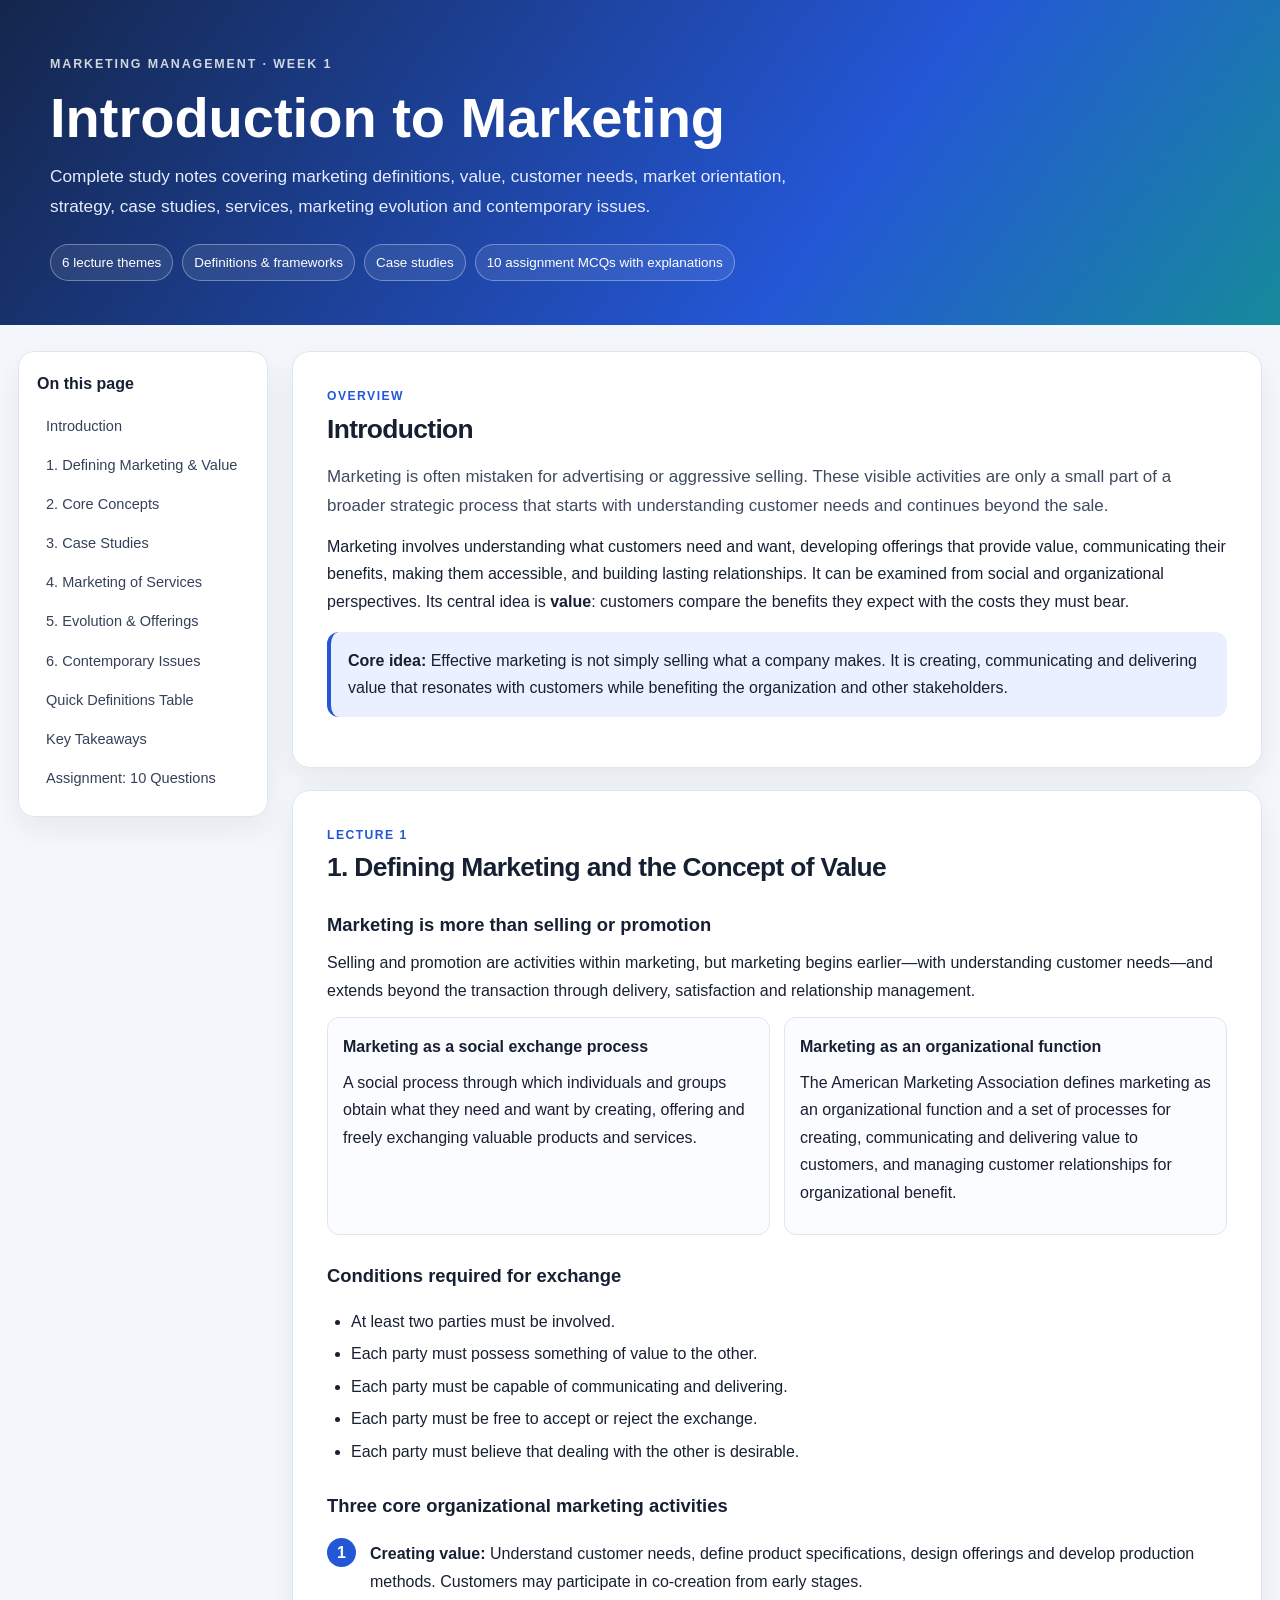
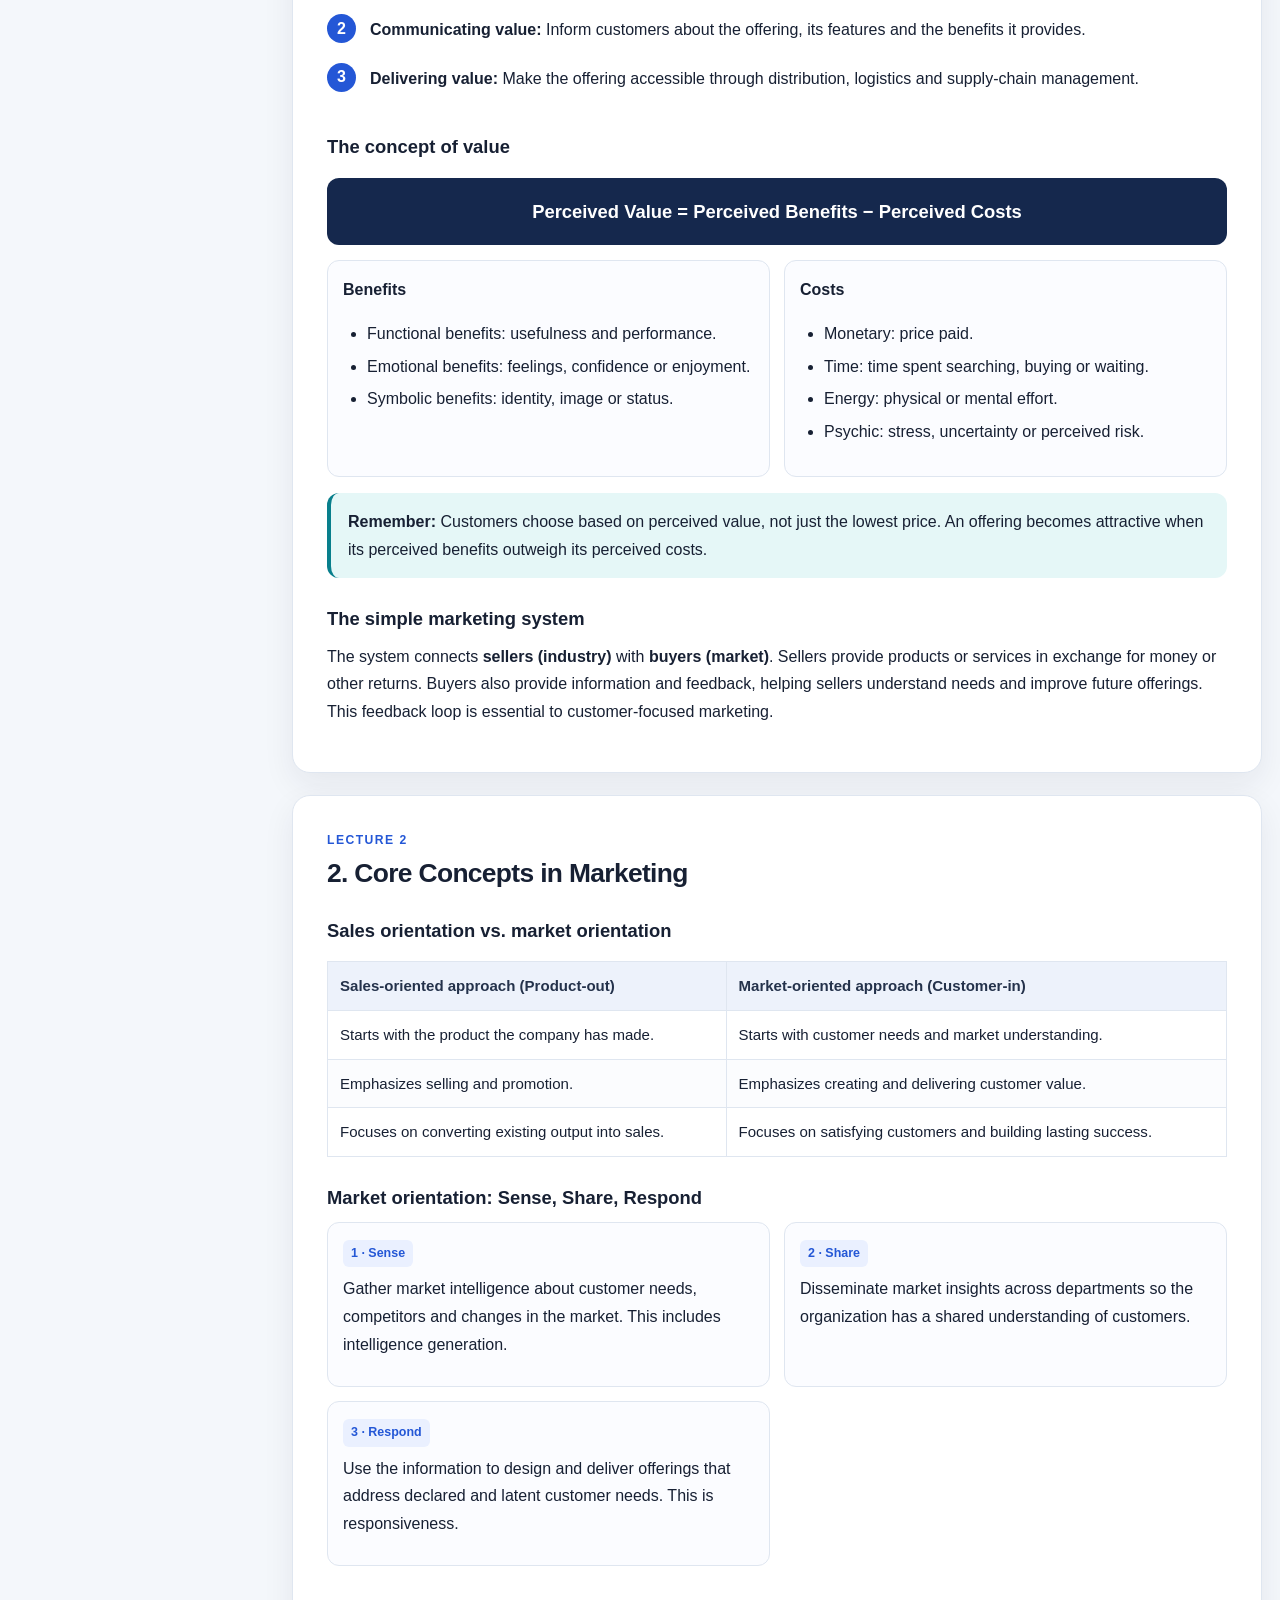
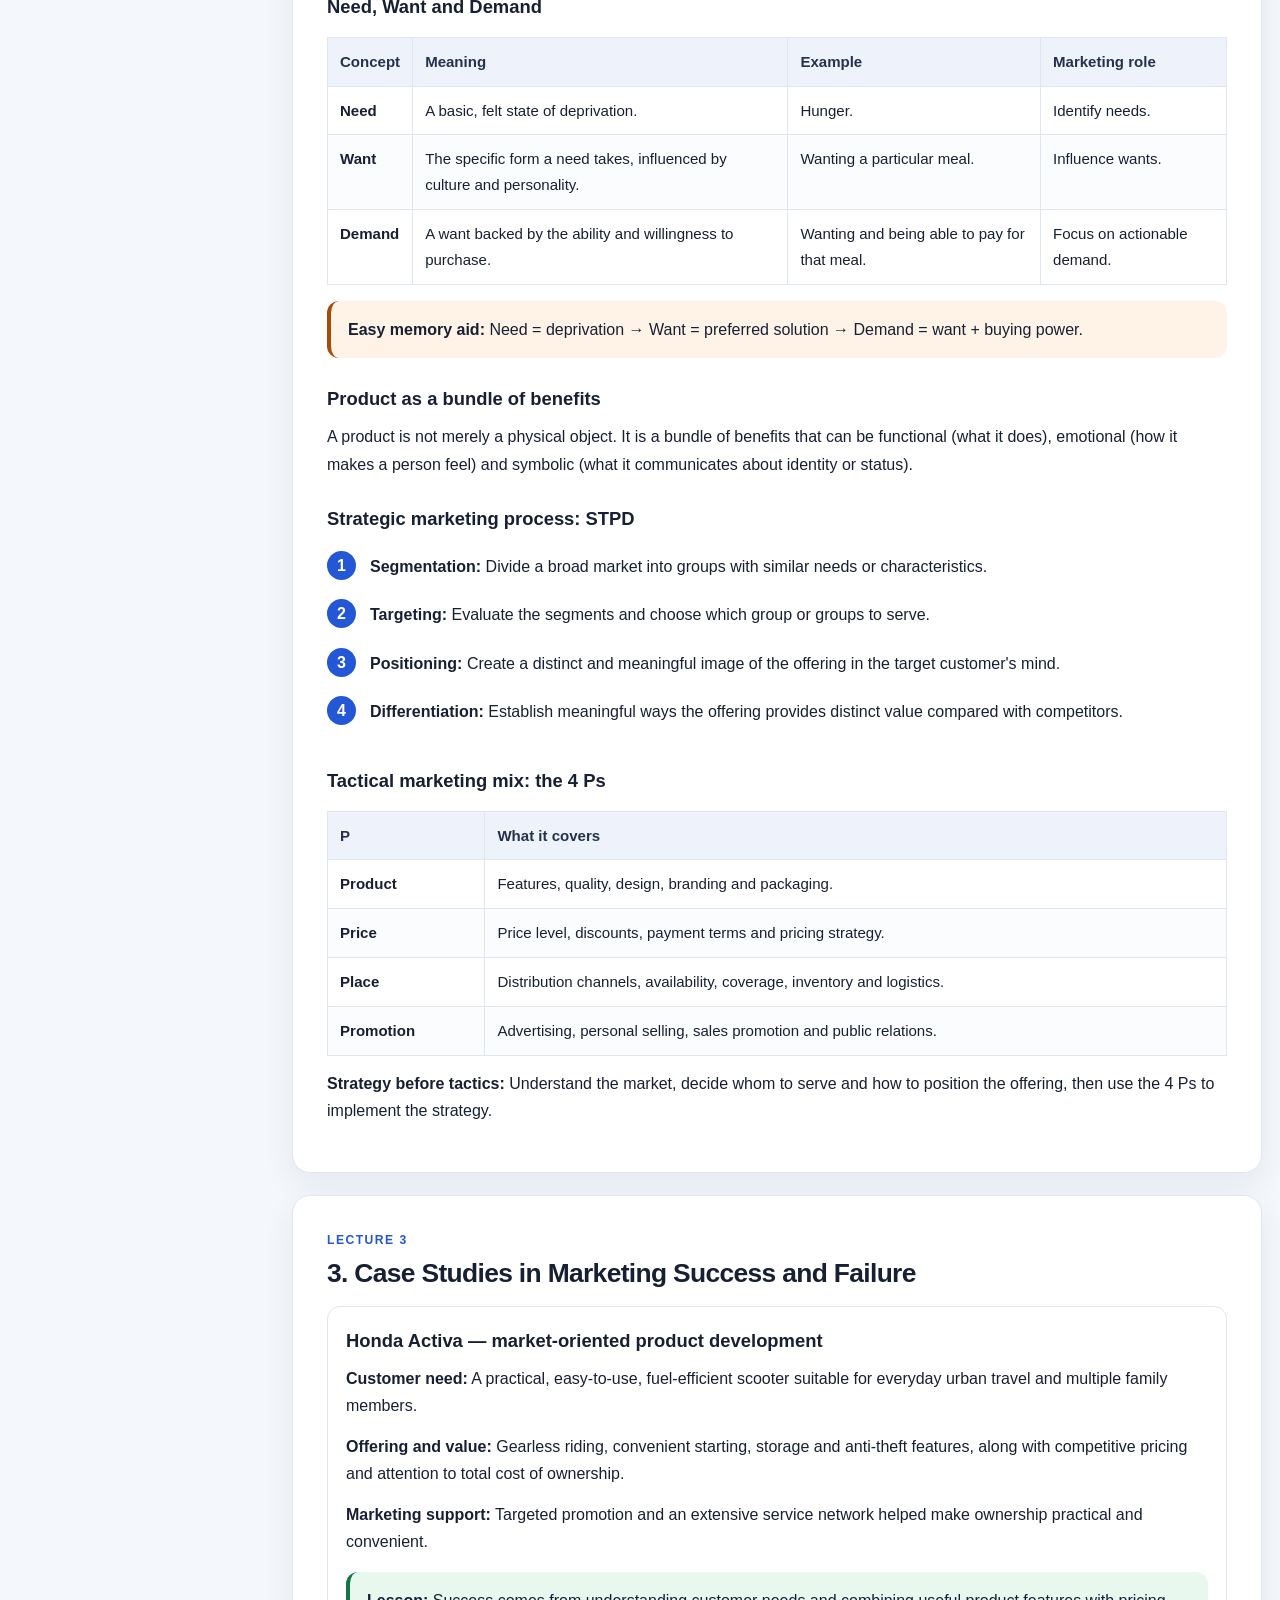
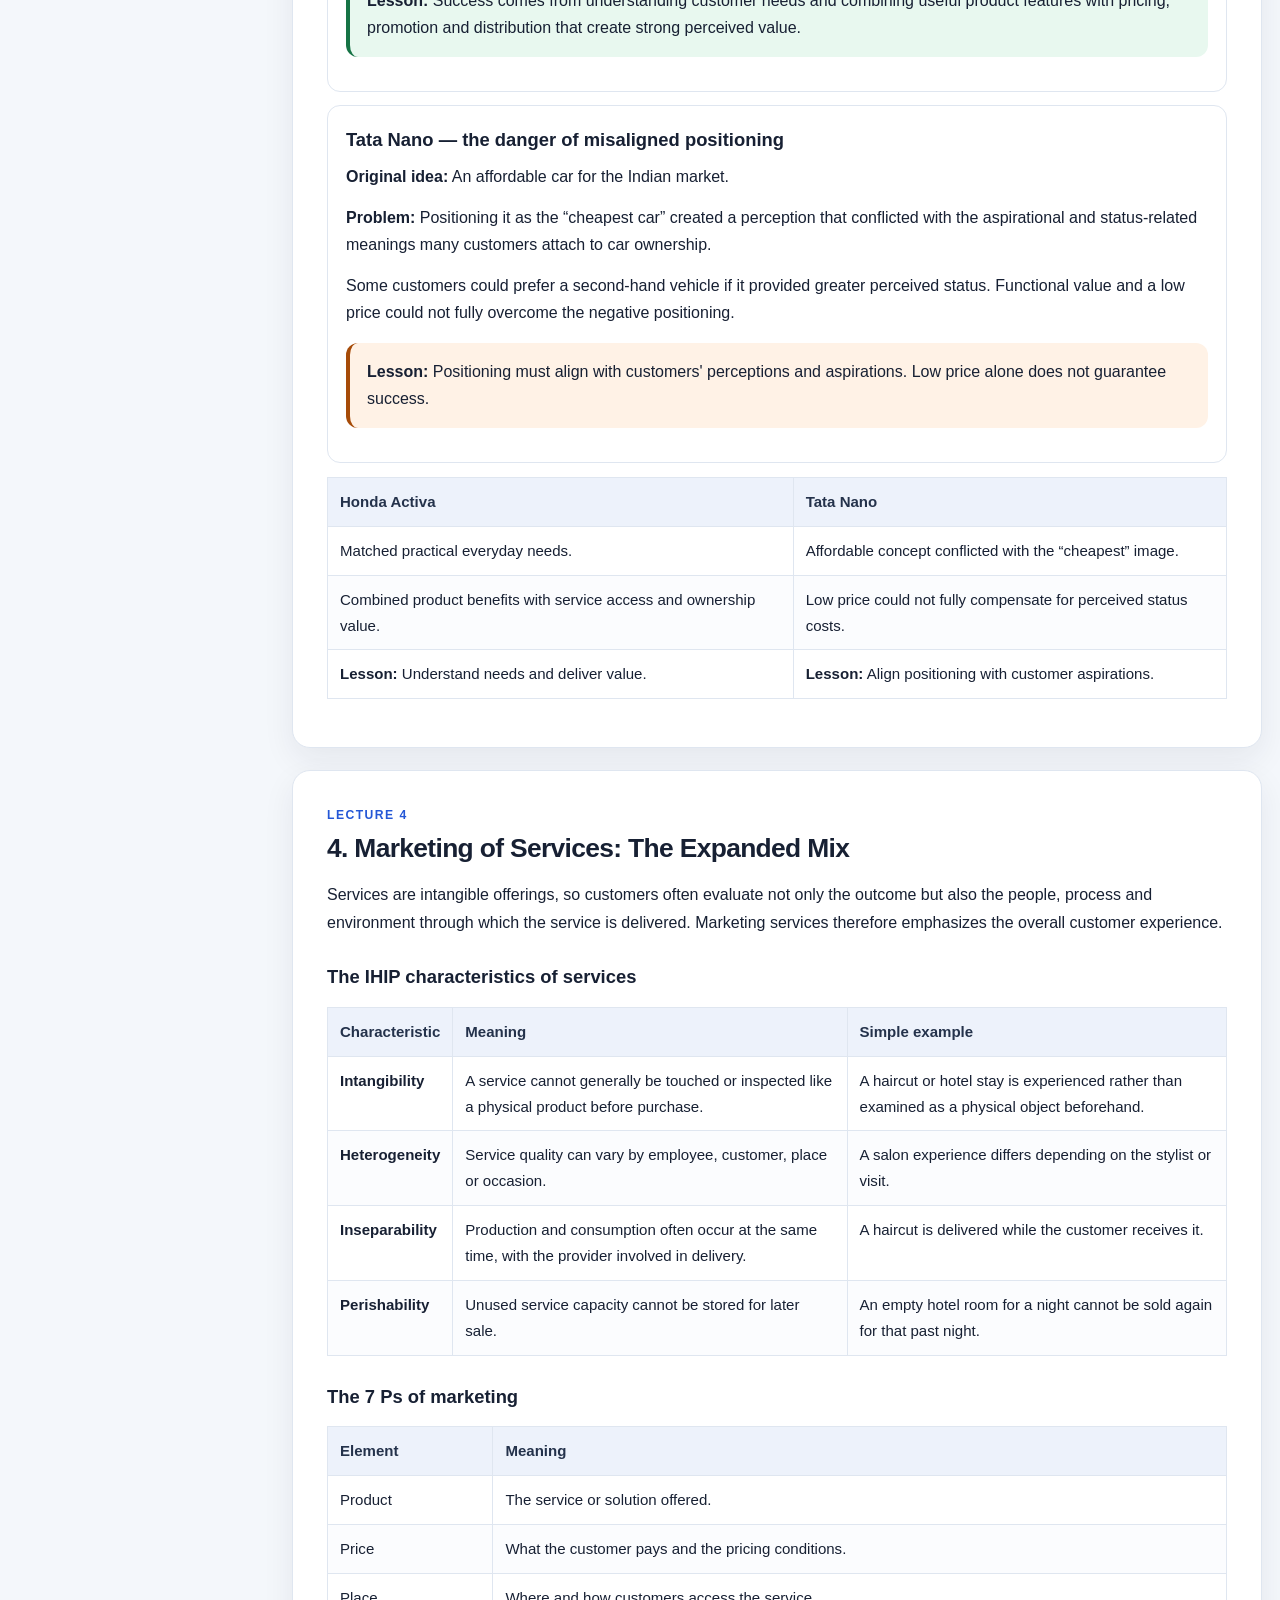
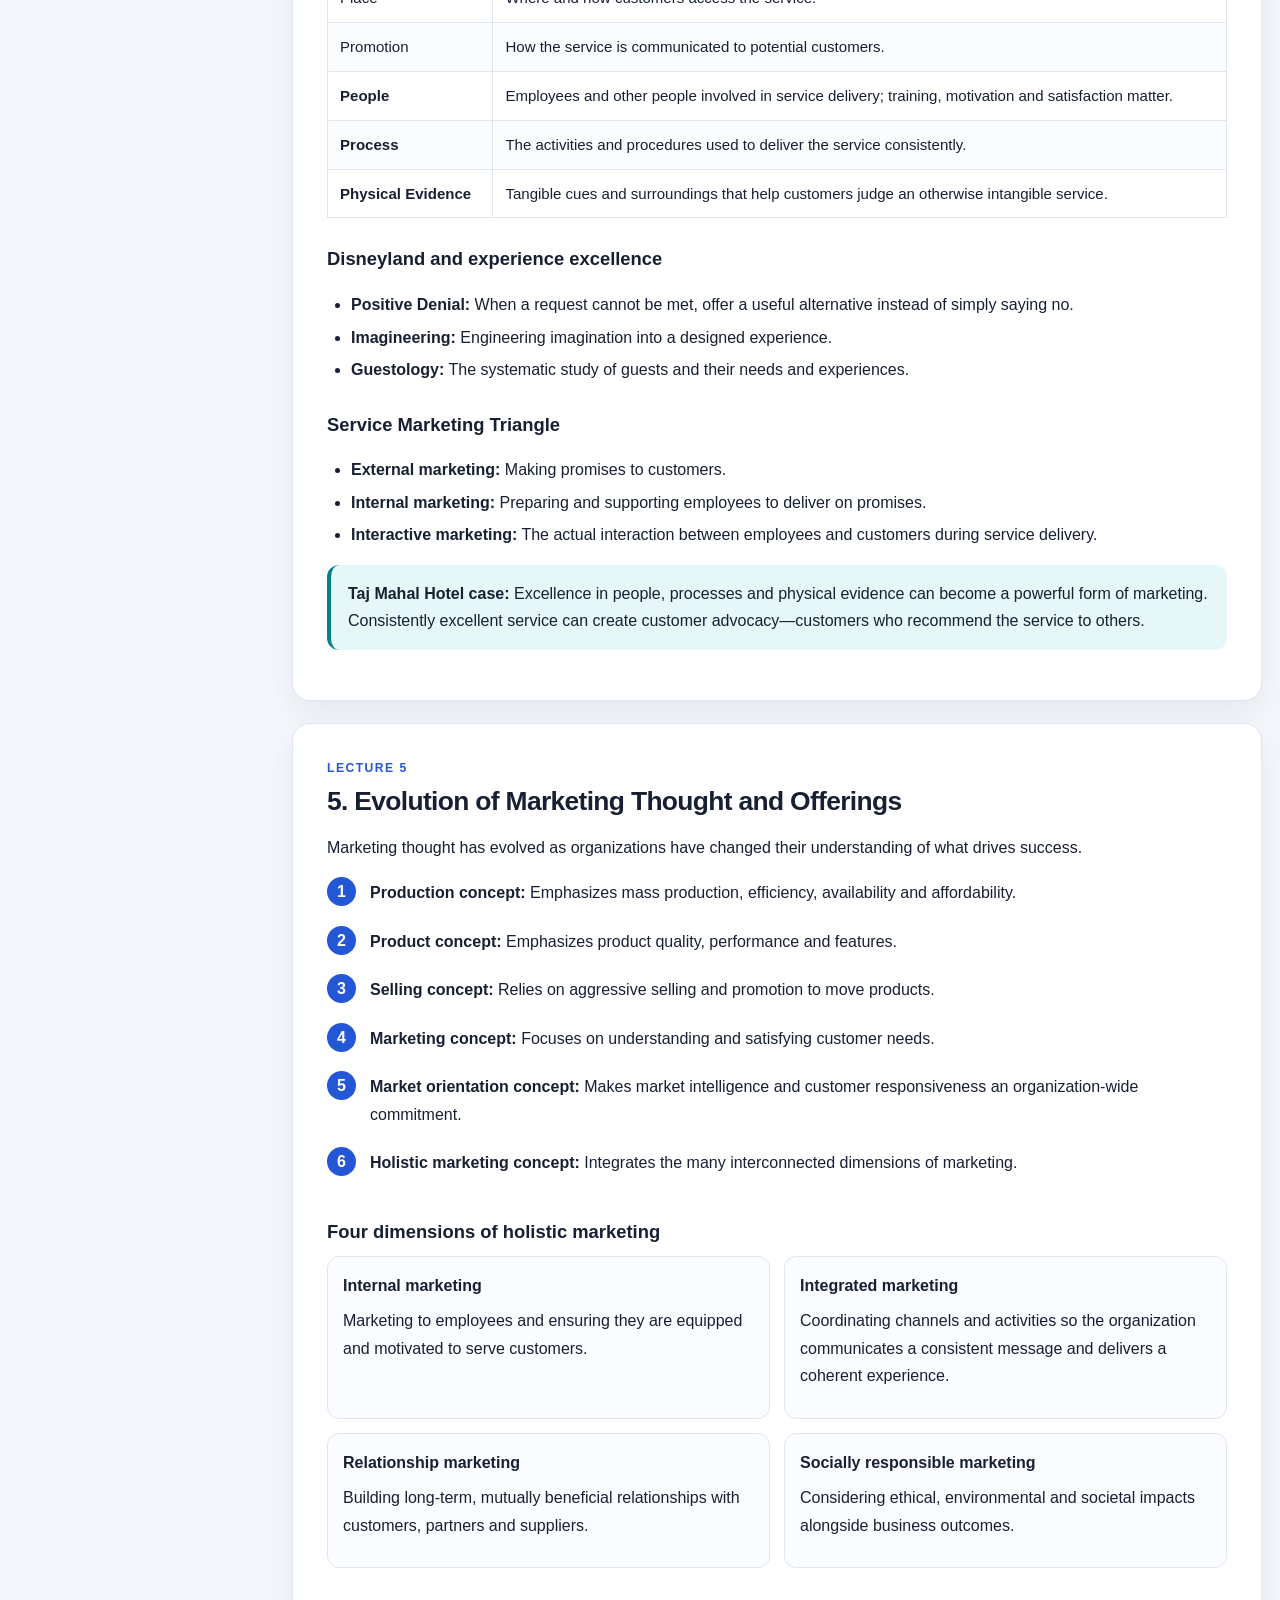
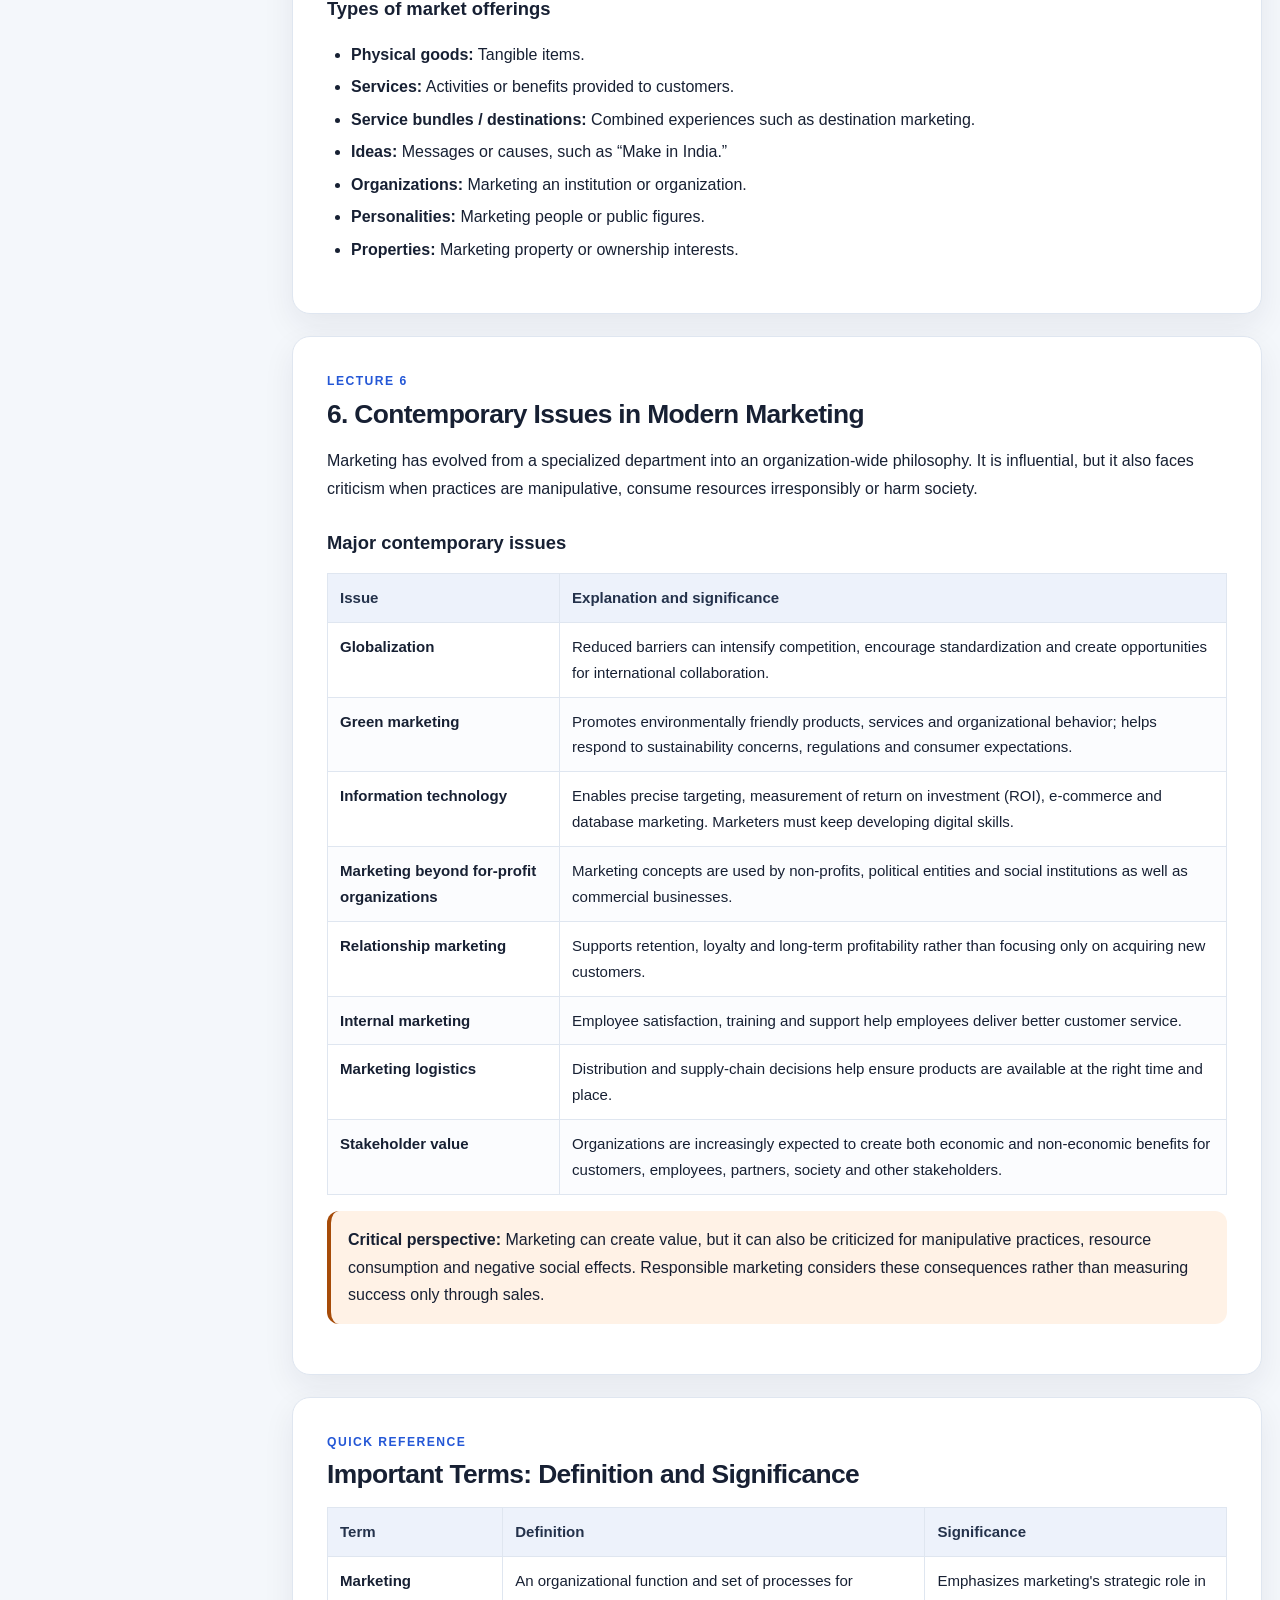
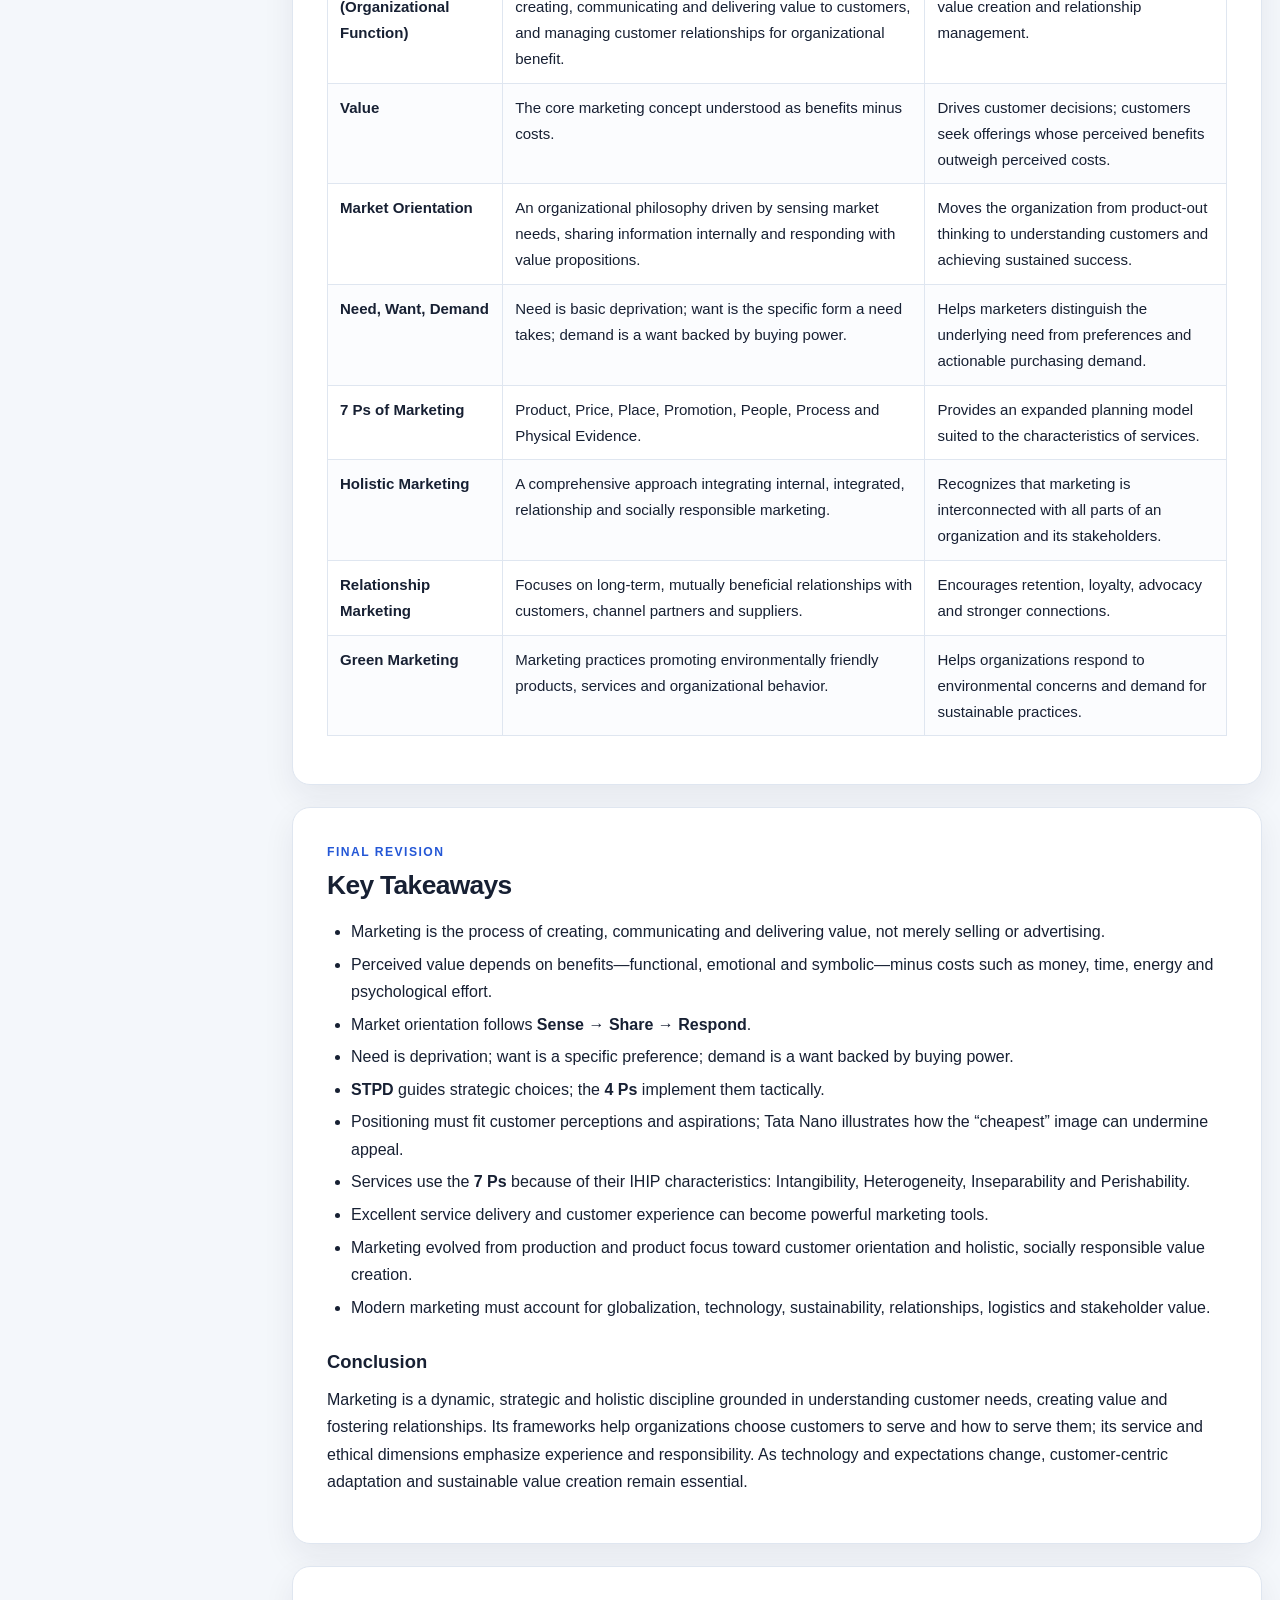
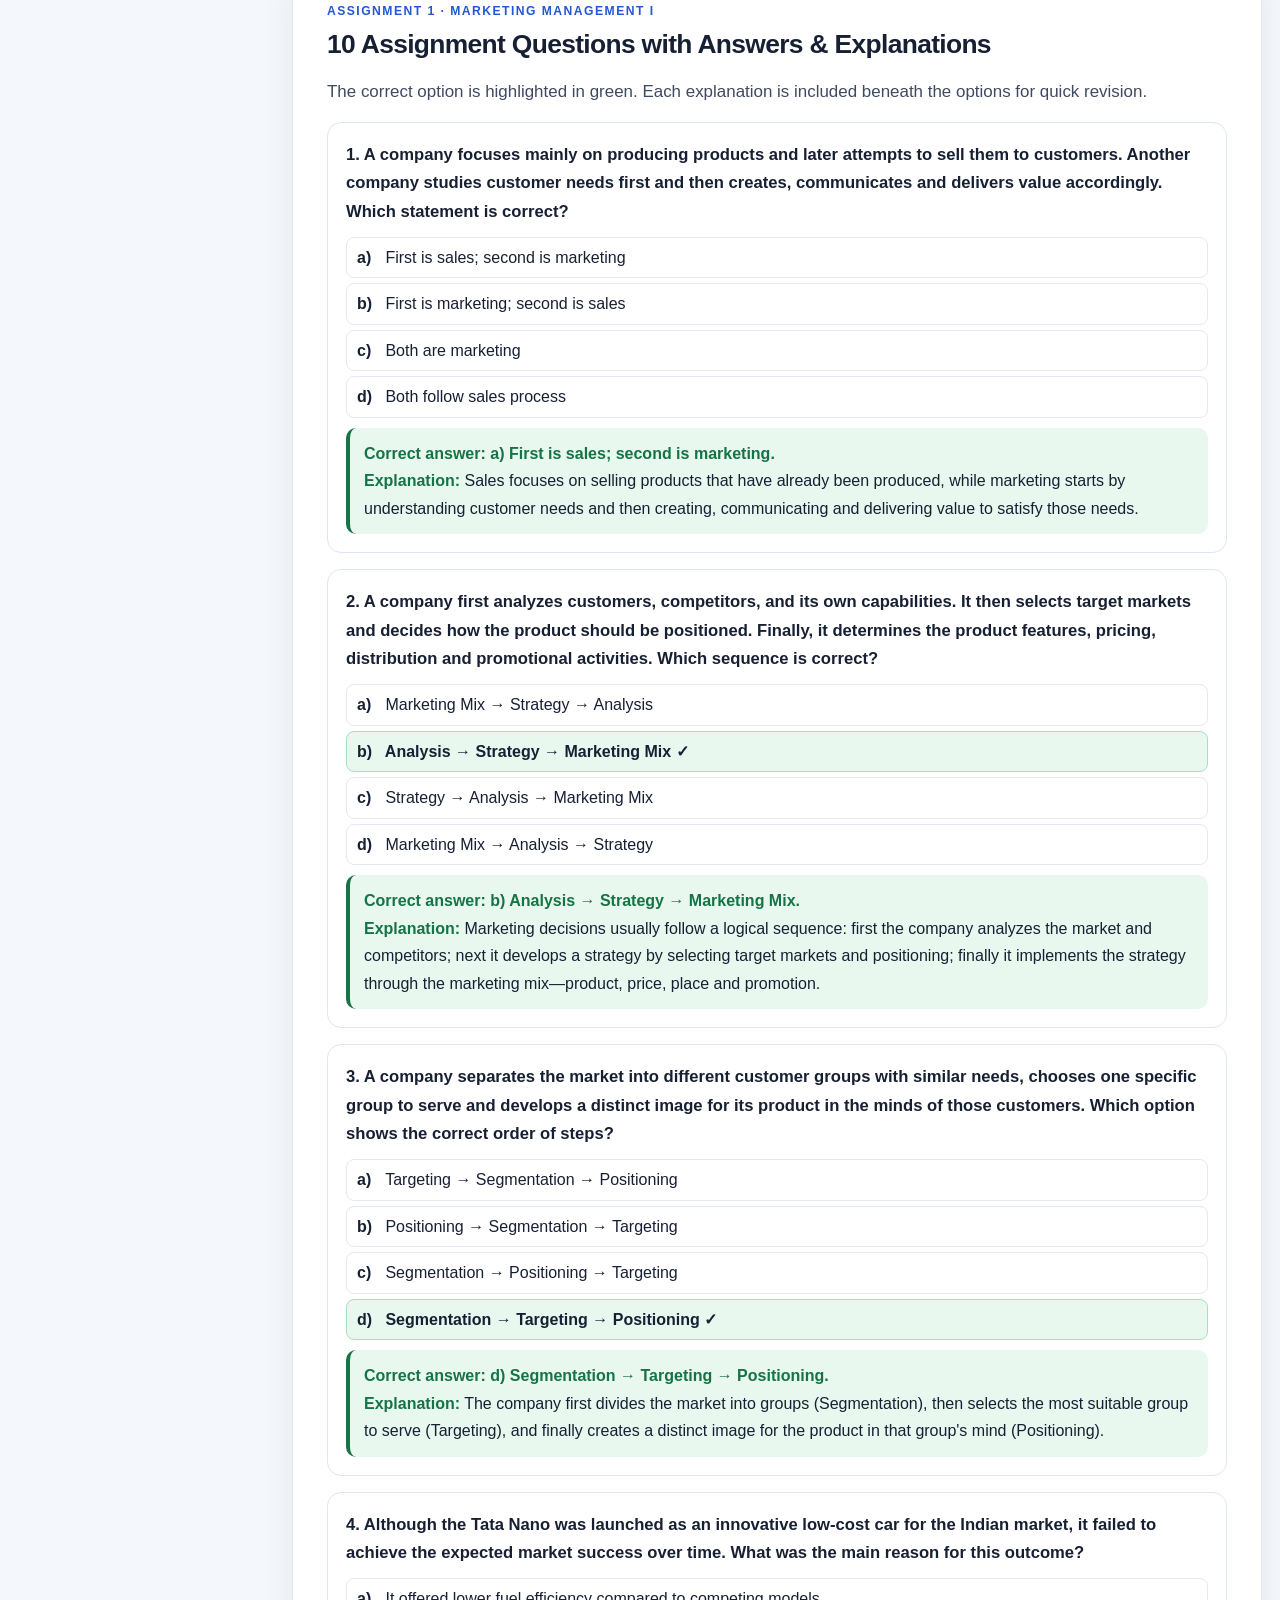
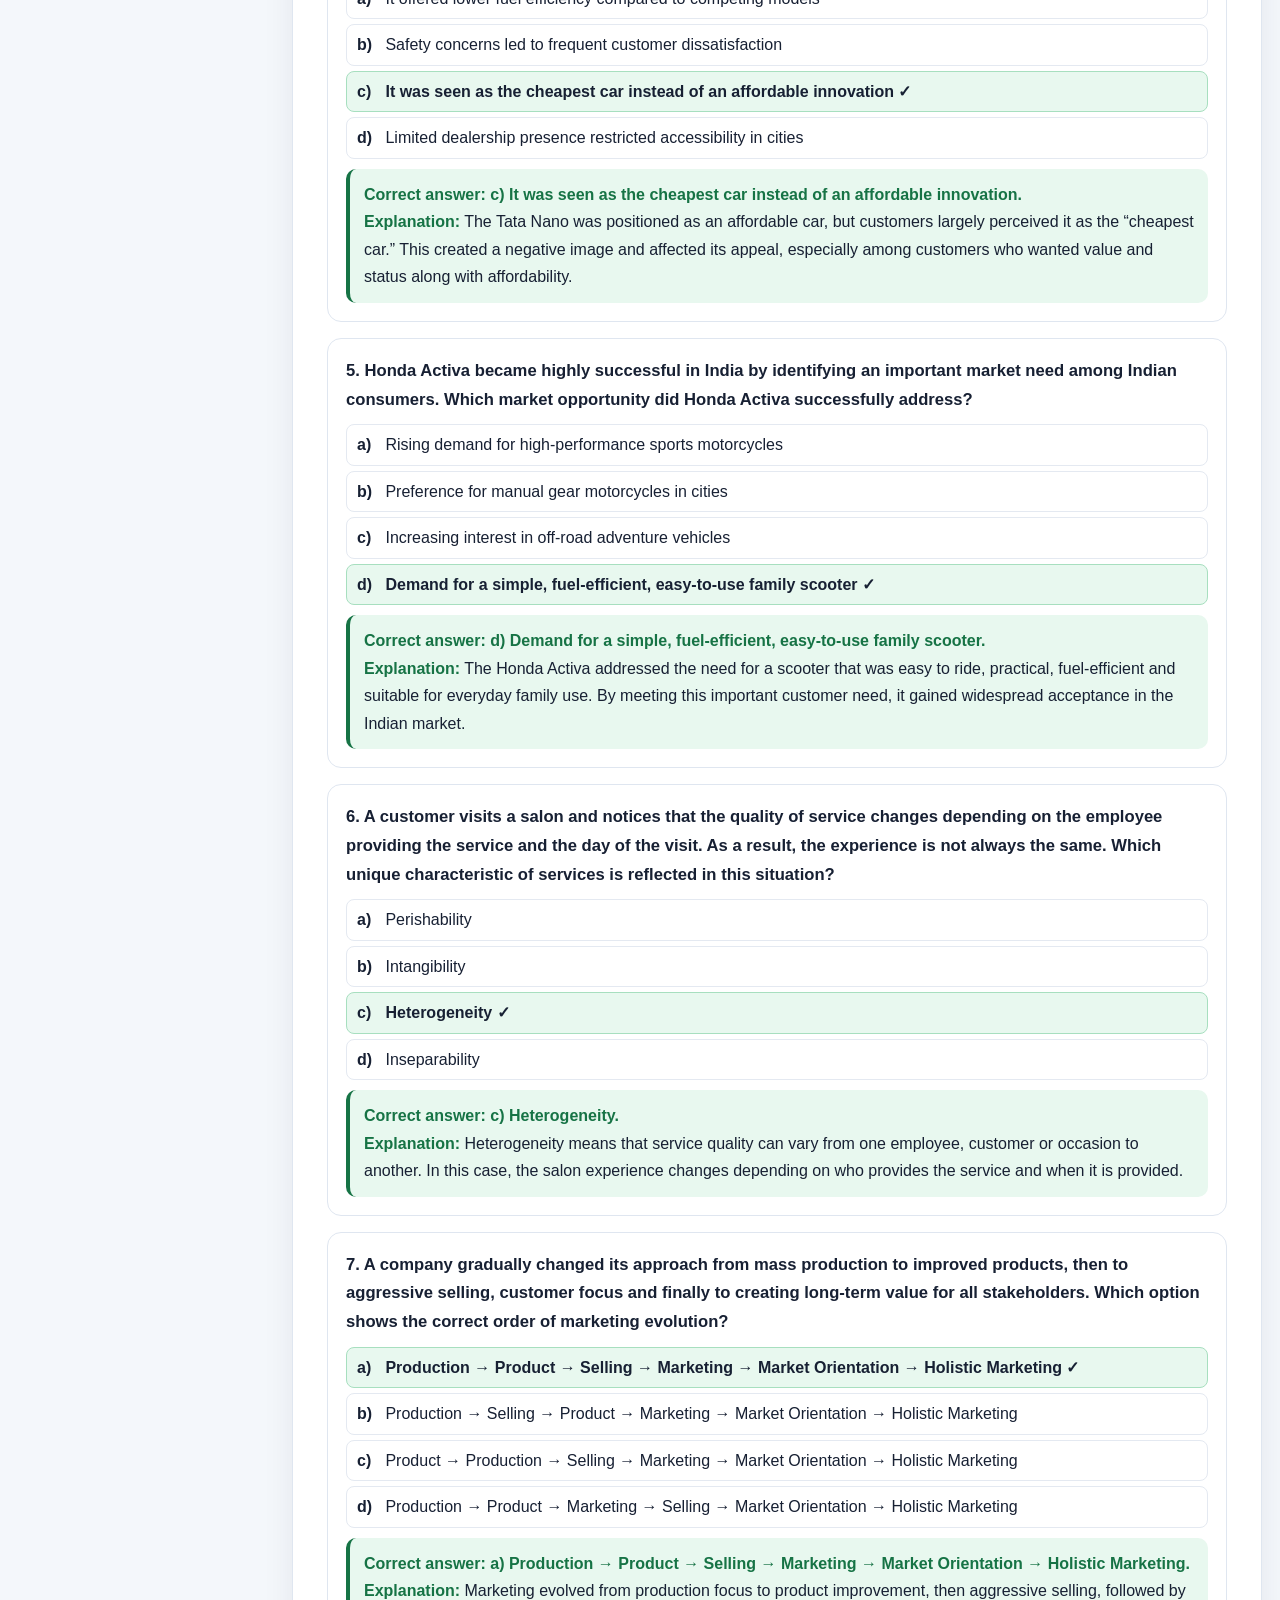
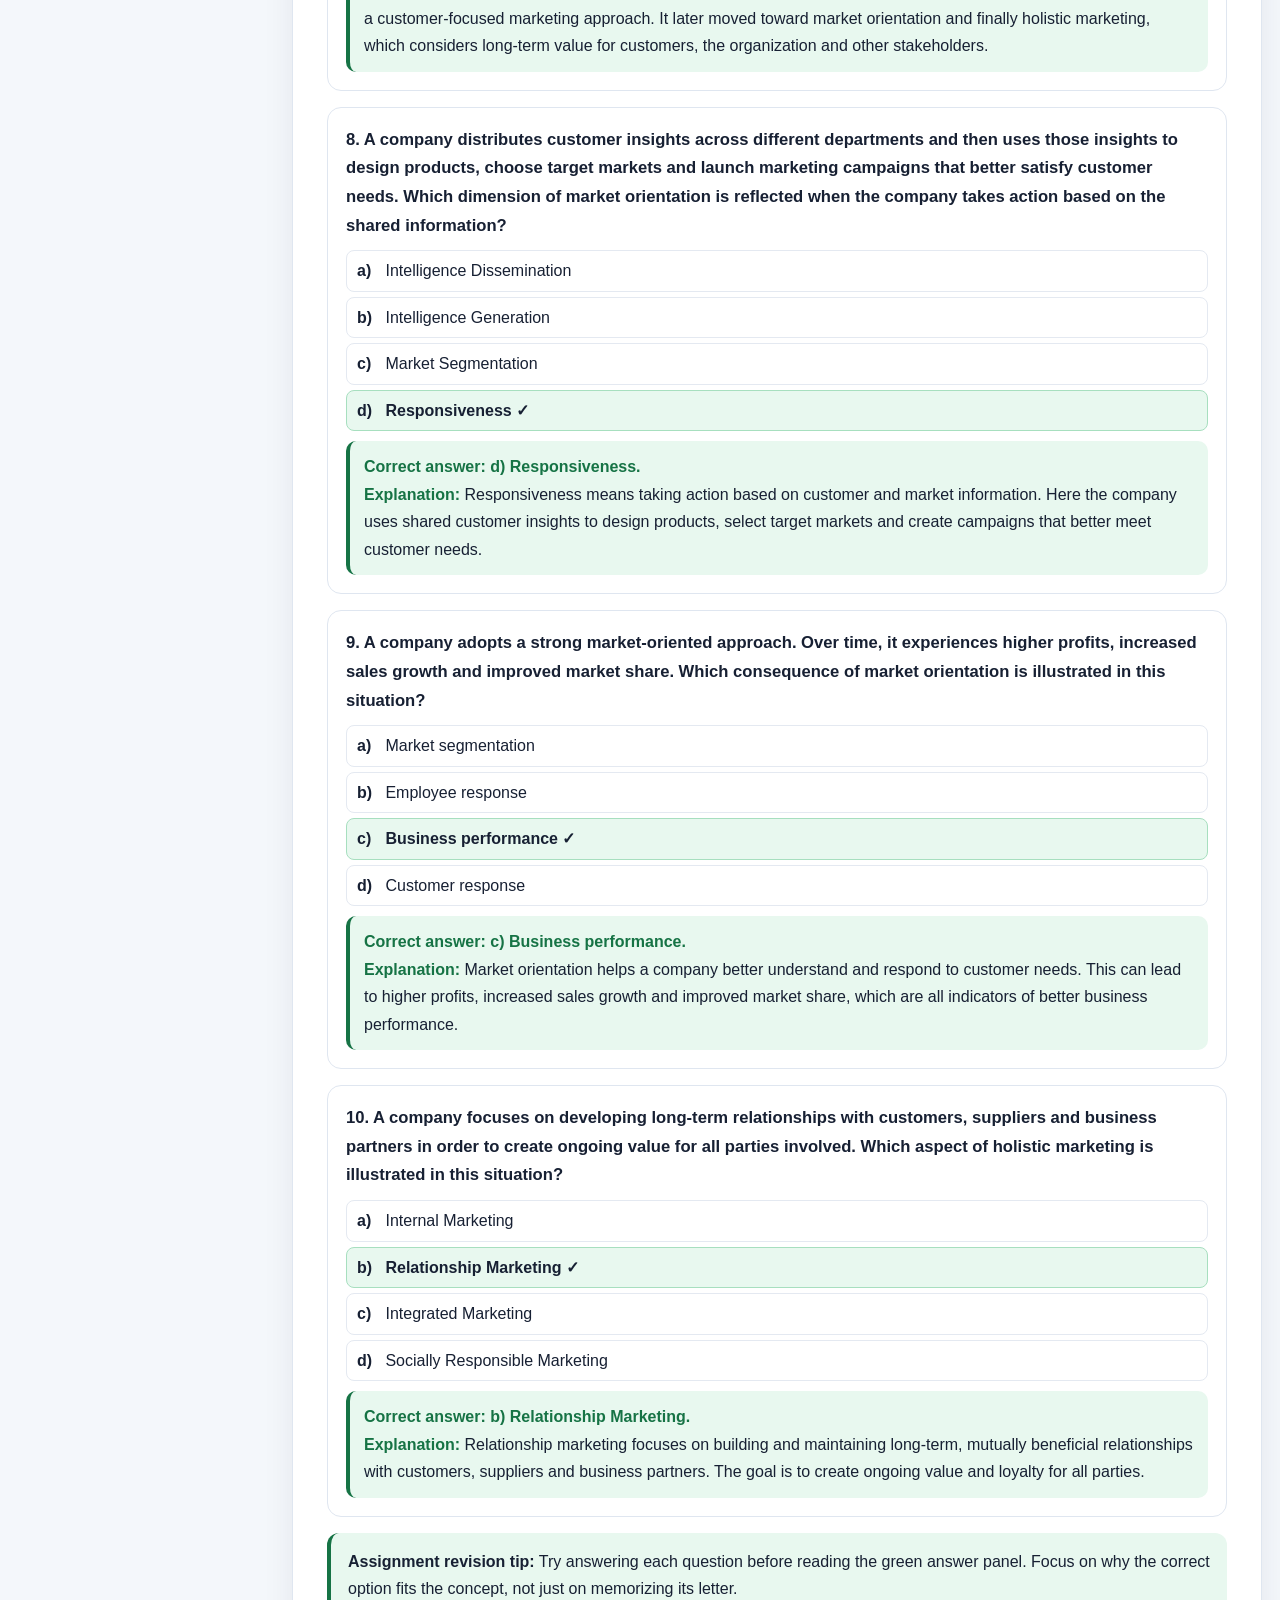
<file: week1_notes_complete.html>
<!DOCTYPE html>
<html lang="en">
<head>
<meta charset="UTF-8">
<meta name="viewport" content="width=device-width, initial-scale=1.0">
<title>Week 1 — Introduction to Marketing | Notes</title>
<style>
:root{--ink:#172033;--muted:#5c667a;--bg:#f4f7fb;--card:#fff;--line:#dfe6f0;--blue:#2457d6;--blue2:#eaf0ff;--teal:#087f8c;--teal2:#e5f7f7;--orange:#a64b08;--orange2:#fff2e6;--green:#167345;--green2:#e8f8ef;--purple:#6941c6;--purple2:#f1ecff;--shadow:0 12px 32px rgba(23,32,51,.07)}
*{box-sizing:border-box;scroll-behavior:smooth}
body{margin:0;background:var(--bg);color:var(--ink);font:16px/1.72 Inter,Segoe UI,Arial,sans-serif}
a{color:var(--blue);text-decoration:none}a:hover{text-decoration:underline}
.hero{background:linear-gradient(125deg,#14264b,#2457d6 65%,#168a9b);color:#fff;padding:54px 22px 44px}
.hero-inner{max-width:1180px;margin:auto}
.eyebrow{text-transform:uppercase;letter-spacing:.15em;font-size:.78rem;font-weight:800;opacity:.8}
h1{font-size:clamp(2.1rem,5vw,3.5rem);line-height:1.12;margin:12px 0}
.hero p{max-width:780px;color:#e7edff;font-size:1.08rem;margin:0}
.hero-pills{display:flex;flex-wrap:wrap;gap:9px;margin-top:22px}
.pill{border:1px solid #ffffff55;background:#ffffff16;padding:6px 11px;border-radius:99px;font-size:.84rem}
.layout{max-width:1280px;margin:26px auto;padding:0 18px;display:grid;grid-template-columns:250px minmax(0,1fr);gap:24px}
.sidebar{position:sticky;top:16px;align-self:start;background:var(--card);border:1px solid var(--line);border-radius:16px;padding:18px;box-shadow:var(--shadow);max-height:calc(100vh - 32px);overflow:auto}
.sidebar strong{display:block;margin-bottom:10px}
.sidebar a{display:block;padding:7px 9px;border-radius:8px;color:#35415a;font-size:.91rem}
.sidebar a:hover{background:var(--blue2);text-decoration:none;color:var(--blue)}
main{min-width:0}
section{background:var(--card);border:1px solid var(--line);border-radius:18px;padding:clamp(20px,3vw,34px);margin-bottom:22px;box-shadow:var(--shadow);scroll-margin-top:20px}
h2{font-size:1.65rem;line-height:1.25;margin:0 0 16px;letter-spacing:-.025em}
h3{font-size:1.15rem;margin:25px 0 8px}
h4{font-size:1rem;margin:16px 0 6px}
p{margin:8px 0 13px}
ul,ol{padding-left:24px}
li{margin:5px 0}
.lead{font-size:1.06rem;color:#3f4a60}
.kicker{font-size:.76rem;text-transform:uppercase;letter-spacing:.12em;font-weight:800;color:var(--blue);margin-bottom:6px}
.callout{padding:15px 17px;border-radius:12px;margin:16px 0;border-left:4px solid var(--blue);background:var(--blue2)}
.callout.teal{border-color:var(--teal);background:var(--teal2)}
.callout.orange{border-color:var(--orange);background:var(--orange2)}
.callout.green{border-color:var(--green);background:var(--green2)}
.callout.purple{border-color:var(--purple);background:var(--purple2)}
.formula{font-size:1.15rem;font-weight:800;text-align:center;padding:18px;border-radius:12px;background:#15284d;color:white;margin:15px 0}
.grid{display:grid;grid-template-columns:repeat(2,minmax(0,1fr));gap:14px}
.mini{border:1px solid var(--line);border-radius:12px;padding:15px;background:#fbfcff}
.mini h4{margin-top:0}
table{width:100%;border-collapse:collapse;margin:14px 0;font-size:.94rem}
th,td{border:1px solid var(--line);padding:11px 12px;text-align:left;vertical-align:top}
th{background:#edf2fb;color:#24324b}
tr:nth-child(even) td{background:#fbfcfe}
.tag{display:inline-block;font-size:.78rem;font-weight:800;padding:3px 8px;border-radius:6px;background:var(--blue2);color:var(--blue)}
.steps{counter-reset:step;list-style:none;padding:0}
.steps li{counter-increment:step;position:relative;padding:2px 0 14px 43px}
.steps li:before{content:counter(step);position:absolute;left:0;top:0;width:29px;height:29px;display:grid;place-items:center;background:var(--blue);color:#fff;border-radius:50%;font-weight:800}
.case{border:1px solid var(--line);border-radius:13px;padding:18px;margin:13px 0}
.case h3{margin-top:0}
.answer{margin-top:10px;border-radius:10px;padding:12px 14px;background:var(--green2);border-left:4px solid var(--green)}
.answer strong{color:var(--green)}
.question{border:1px solid var(--line);border-radius:14px;padding:18px;margin:16px 0;break-inside:avoid}
.question h3{margin:0 0 9px;font-size:1.04rem}
.options{list-style:none;padding:0;margin:10px 0}
.options li{padding:6px 10px;margin:5px 0;border:1px solid #e4e9f1;border-radius:8px}
.options li.correct{background:var(--green2);border-color:#a7dfbf;font-weight:700}
.options .letter{display:inline-block;min-width:24px;font-weight:800}
.small{font-size:.9rem;color:var(--muted)}
footer{text-align:center;color:var(--muted);padding:20px}
.toplink{display:inline-block;margin-top:10px;font-size:.9rem}
@media(max-width:900px){.layout{grid-template-columns:1fr}.sidebar{position:relative;top:auto;max-height:none}.sidebar nav{display:grid;grid-template-columns:repeat(2,minmax(0,1fr));gap:2px}.grid{grid-template-columns:1fr}}
@media(max-width:540px){.hero{padding:38px 18px}.layout{padding:0 10px;margin:14px auto}section{padding:18px}table{display:block;overflow-x:auto;white-space:normal}.sidebar nav{grid-template-columns:1fr}}
@media print{body{background:white;font-size:11pt}.hero{padding:22px;background:#fff;color:#111;border-bottom:2px solid #222}.hero p{color:#333}.layout{display:block;max-width:none;margin:0;padding:0}.sidebar{display:none}section{box-shadow:none;break-inside:avoid;border:0;border-bottom:1px solid #ccc;padding:18px 0}.question{break-inside:avoid}.hero-pills{display:none}a{color:inherit}}
</style>
</head>
<body>
<header class="hero" id="top">
  <div class="hero-inner">
    <div class="eyebrow">Marketing Management · Week 1</div>
    <h1>Introduction to Marketing</h1>
    <p>Complete study notes covering marketing definitions, value, customer needs, market orientation, strategy, case studies, services, marketing evolution and contemporary issues.</p>
    <div class="hero-pills"><span class="pill">6 lecture themes</span><span class="pill">Definitions & frameworks</span><span class="pill">Case studies</span><span class="pill">10 assignment MCQs with explanations</span></div>
  </div>
</header>

<div class="layout">
<aside class="sidebar">
  <strong>On this page</strong>
  <nav>
    <a href="#intro">Introduction</a>
    <a href="#definitions">1. Defining Marketing & Value</a>
    <a href="#core">2. Core Concepts</a>
    <a href="#cases">3. Case Studies</a>
    <a href="#services">4. Marketing of Services</a>
    <a href="#evolution">5. Evolution & Offerings</a>
    <a href="#contemporary">6. Contemporary Issues</a>
    <a href="#glossary">Quick Definitions Table</a>
    <a href="#takeaways">Key Takeaways</a>
    <a href="#assignment">Assignment: 10 Questions</a>
  </nav>
</aside>

<main>
<section id="intro">
  <div class="kicker">Overview</div>
  <h2>Introduction</h2>
  <p class="lead">Marketing is often mistaken for advertising or aggressive selling. These visible activities are only a small part of a broader strategic process that starts with understanding customer needs and continues beyond the sale.</p>
  <p>Marketing involves understanding what customers need and want, developing offerings that provide value, communicating their benefits, making them accessible, and building lasting relationships. It can be examined from social and organizational perspectives. Its central idea is <strong>value</strong>: customers compare the benefits they expect with the costs they must bear.</p>
  <div class="callout"><strong>Core idea:</strong> Effective marketing is not simply selling what a company makes. It is creating, communicating and delivering value that resonates with customers while benefiting the organization and other stakeholders.</div>
</section>

<section id="definitions">
  <div class="kicker">Lecture 1</div>
  <h2>1. Defining Marketing and the Concept of Value</h2>
  <h3>Marketing is more than selling or promotion</h3>
  <p>Selling and promotion are activities within marketing, but marketing begins earlier—with understanding customer needs—and extends beyond the transaction through delivery, satisfaction and relationship management.</p>
  <div class="grid">
    <div class="mini">
      <h4>Marketing as a social exchange process</h4>
      <p>A social process through which individuals and groups obtain what they need and want by creating, offering and freely exchanging valuable products and services.</p>
    </div>
    <div class="mini">
      <h4>Marketing as an organizational function</h4>
      <p>The American Marketing Association defines marketing as an organizational function and a set of processes for creating, communicating and delivering value to customers, and managing customer relationships for organizational benefit.</p>
    </div>
  </div>
  <h3>Conditions required for exchange</h3>
  <ul>
    <li>At least two parties must be involved.</li>
    <li>Each party must possess something of value to the other.</li>
    <li>Each party must be capable of communicating and delivering.</li>
    <li>Each party must be free to accept or reject the exchange.</li>
    <li>Each party must believe that dealing with the other is desirable.</li>
  </ul>
  <h3>Three core organizational marketing activities</h3>
  <ol class="steps">
    <li><strong>Creating value:</strong> Understand customer needs, define product specifications, design offerings and develop production methods. Customers may participate in co-creation from early stages.</li>
    <li><strong>Communicating value:</strong> Inform customers about the offering, its features and the benefits it provides.</li>
    <li><strong>Delivering value:</strong> Make the offering accessible through distribution, logistics and supply-chain management.</li>
  </ol>
  <h3>The concept of value</h3>
  <div class="formula">Perceived Value = Perceived Benefits − Perceived Costs</div>
  <div class="grid">
    <div class="mini"><h4>Benefits</h4><ul><li>Functional benefits: usefulness and performance.</li><li>Emotional benefits: feelings, confidence or enjoyment.</li><li>Symbolic benefits: identity, image or status.</li></ul></div>
    <div class="mini"><h4>Costs</h4><ul><li>Monetary: price paid.</li><li>Time: time spent searching, buying or waiting.</li><li>Energy: physical or mental effort.</li><li>Psychic: stress, uncertainty or perceived risk.</li></ul></div>
  </div>
  <div class="callout teal"><strong>Remember:</strong> Customers choose based on perceived value, not just the lowest price. An offering becomes attractive when its perceived benefits outweigh its perceived costs.</div>
  <h3>The simple marketing system</h3>
  <p>The system connects <strong>sellers (industry)</strong> with <strong>buyers (market)</strong>. Sellers provide products or services in exchange for money or other returns. Buyers also provide information and feedback, helping sellers understand needs and improve future offerings. This feedback loop is essential to customer-focused marketing.</p>
</section>

<section id="core">
  <div class="kicker">Lecture 2</div>
  <h2>2. Core Concepts in Marketing</h2>
  <h3>Sales orientation vs. market orientation</h3>
  <table><thead><tr><th>Sales-oriented approach (Product-out)</th><th>Market-oriented approach (Customer-in)</th></tr></thead><tbody>
  <tr><td>Starts with the product the company has made.</td><td>Starts with customer needs and market understanding.</td></tr>
  <tr><td>Emphasizes selling and promotion.</td><td>Emphasizes creating and delivering customer value.</td></tr>
  <tr><td>Focuses on converting existing output into sales.</td><td>Focuses on satisfying customers and building lasting success.</td></tr>
  </tbody></table>
  <h3>Market orientation: Sense, Share, Respond</h3>
  <div class="grid">
    <div class="mini"><h4><span class="tag">1 · Sense</span></h4><p>Gather market intelligence about customer needs, competitors and changes in the market. This includes intelligence generation.</p></div>
    <div class="mini"><h4><span class="tag">2 · Share</span></h4><p>Disseminate market insights across departments so the organization has a shared understanding of customers.</p></div>
    <div class="mini"><h4><span class="tag">3 · Respond</span></h4><p>Use the information to design and deliver offerings that address declared and latent customer needs. This is responsiveness.</p></div>
  </div>
  <h3>Need, Want and Demand</h3>
  <table><thead><tr><th>Concept</th><th>Meaning</th><th>Example</th><th>Marketing role</th></tr></thead><tbody>
  <tr><td><strong>Need</strong></td><td>A basic, felt state of deprivation.</td><td>Hunger.</td><td>Identify needs.</td></tr>
  <tr><td><strong>Want</strong></td><td>The specific form a need takes, influenced by culture and personality.</td><td>Wanting a particular meal.</td><td>Influence wants.</td></tr>
  <tr><td><strong>Demand</strong></td><td>A want backed by the ability and willingness to purchase.</td><td>Wanting and being able to pay for that meal.</td><td>Focus on actionable demand.</td></tr>
  </tbody></table>
  <div class="callout orange"><strong>Easy memory aid:</strong> Need = deprivation → Want = preferred solution → Demand = want + buying power.</div>
  <h3>Product as a bundle of benefits</h3>
  <p>A product is not merely a physical object. It is a bundle of benefits that can be functional (what it does), emotional (how it makes a person feel) and symbolic (what it communicates about identity or status).</p>
  <h3>Strategic marketing process: STPD</h3>
  <ol class="steps">
    <li><strong>Segmentation:</strong> Divide a broad market into groups with similar needs or characteristics.</li>
    <li><strong>Targeting:</strong> Evaluate the segments and choose which group or groups to serve.</li>
    <li><strong>Positioning:</strong> Create a distinct and meaningful image of the offering in the target customer's mind.</li>
    <li><strong>Differentiation:</strong> Establish meaningful ways the offering provides distinct value compared with competitors.</li>
  </ol>
  <h3>Tactical marketing mix: the 4 Ps</h3>
  <table><thead><tr><th>P</th><th>What it covers</th></tr></thead><tbody>
  <tr><td><strong>Product</strong></td><td>Features, quality, design, branding and packaging.</td></tr>
  <tr><td><strong>Price</strong></td><td>Price level, discounts, payment terms and pricing strategy.</td></tr>
  <tr><td><strong>Place</strong></td><td>Distribution channels, availability, coverage, inventory and logistics.</td></tr>
  <tr><td><strong>Promotion</strong></td><td>Advertising, personal selling, sales promotion and public relations.</td></tr>
  </tbody></table>
  <p><strong>Strategy before tactics:</strong> Understand the market, decide whom to serve and how to position the offering, then use the 4 Ps to implement the strategy.</p>
</section>

<section id="cases">
  <div class="kicker">Lecture 3</div>
  <h2>3. Case Studies in Marketing Success and Failure</h2>
  <div class="case">
    <h3>Honda Activa — market-oriented product development</h3>
    <p><strong>Customer need:</strong> A practical, easy-to-use, fuel-efficient scooter suitable for everyday urban travel and multiple family members.</p>
    <p><strong>Offering and value:</strong> Gearless riding, convenient starting, storage and anti-theft features, along with competitive pricing and attention to total cost of ownership.</p>
    <p><strong>Marketing support:</strong> Targeted promotion and an extensive service network helped make ownership practical and convenient.</p>
    <div class="callout green"><strong>Lesson:</strong> Success comes from understanding customer needs and combining useful product features with pricing, promotion and distribution that create strong perceived value.</div>
  </div>
  <div class="case">
    <h3>Tata Nano — the danger of misaligned positioning</h3>
    <p><strong>Original idea:</strong> An affordable car for the Indian market.</p>
    <p><strong>Problem:</strong> Positioning it as the “cheapest car” created a perception that conflicted with the aspirational and status-related meanings many customers attach to car ownership.</p>
    <p>Some customers could prefer a second-hand vehicle if it provided greater perceived status. Functional value and a low price could not fully overcome the negative positioning.</p>
    <div class="callout orange"><strong>Lesson:</strong> Positioning must align with customers' perceptions and aspirations. Low price alone does not guarantee success.</div>
  </div>
  <table><thead><tr><th>Honda Activa</th><th>Tata Nano</th></tr></thead><tbody>
  <tr><td>Matched practical everyday needs.</td><td>Affordable concept conflicted with the “cheapest” image.</td></tr>
  <tr><td>Combined product benefits with service access and ownership value.</td><td>Low price could not fully compensate for perceived status costs.</td></tr>
  <tr><td><strong>Lesson:</strong> Understand needs and deliver value.</td><td><strong>Lesson:</strong> Align positioning with customer aspirations.</td></tr>
  </tbody></table>
</section>

<section id="services">
  <div class="kicker">Lecture 4</div>
  <h2>4. Marketing of Services: The Expanded Mix</h2>
  <p>Services are intangible offerings, so customers often evaluate not only the outcome but also the people, process and environment through which the service is delivered. Marketing services therefore emphasizes the overall customer experience.</p>
  <h3>The IHIP characteristics of services</h3>
  <table><thead><tr><th>Characteristic</th><th>Meaning</th><th>Simple example</th></tr></thead><tbody>
  <tr><td><strong>Intangibility</strong></td><td>A service cannot generally be touched or inspected like a physical product before purchase.</td><td>A haircut or hotel stay is experienced rather than examined as a physical object beforehand.</td></tr>
  <tr><td><strong>Heterogeneity</strong></td><td>Service quality can vary by employee, customer, place or occasion.</td><td>A salon experience differs depending on the stylist or visit.</td></tr>
  <tr><td><strong>Inseparability</strong></td><td>Production and consumption often occur at the same time, with the provider involved in delivery.</td><td>A haircut is delivered while the customer receives it.</td></tr>
  <tr><td><strong>Perishability</strong></td><td>Unused service capacity cannot be stored for later sale.</td><td>An empty hotel room for a night cannot be sold again for that past night.</td></tr>
  </tbody></table>
  <h3>The 7 Ps of marketing</h3>
  <table><thead><tr><th>Element</th><th>Meaning</th></tr></thead><tbody>
  <tr><td>Product</td><td>The service or solution offered.</td></tr><tr><td>Price</td><td>What the customer pays and the pricing conditions.</td></tr><tr><td>Place</td><td>Where and how customers access the service.</td></tr><tr><td>Promotion</td><td>How the service is communicated to potential customers.</td></tr><tr><td><strong>People</strong></td><td>Employees and other people involved in service delivery; training, motivation and satisfaction matter.</td></tr><tr><td><strong>Process</strong></td><td>The activities and procedures used to deliver the service consistently.</td></tr><tr><td><strong>Physical Evidence</strong></td><td>Tangible cues and surroundings that help customers judge an otherwise intangible service.</td></tr>
  </tbody></table>
  <h3>Disneyland and experience excellence</h3>
  <ul><li><strong>Positive Denial:</strong> When a request cannot be met, offer a useful alternative instead of simply saying no.</li><li><strong>Imagineering:</strong> Engineering imagination into a designed experience.</li><li><strong>Guestology:</strong> The systematic study of guests and their needs and experiences.</li></ul>
  <h3>Service Marketing Triangle</h3>
  <ul><li><strong>External marketing:</strong> Making promises to customers.</li><li><strong>Internal marketing:</strong> Preparing and supporting employees to deliver on promises.</li><li><strong>Interactive marketing:</strong> The actual interaction between employees and customers during service delivery.</li></ul>
  <div class="callout teal"><strong>Taj Mahal Hotel case:</strong> Excellence in people, processes and physical evidence can become a powerful form of marketing. Consistently excellent service can create customer advocacy—customers who recommend the service to others.</div>
</section>

<section id="evolution">
  <div class="kicker">Lecture 5</div>
  <h2>5. Evolution of Marketing Thought and Offerings</h2>
  <p>Marketing thought has evolved as organizations have changed their understanding of what drives success.</p>
  <ol class="steps">
    <li><strong>Production concept:</strong> Emphasizes mass production, efficiency, availability and affordability.</li>
    <li><strong>Product concept:</strong> Emphasizes product quality, performance and features.</li>
    <li><strong>Selling concept:</strong> Relies on aggressive selling and promotion to move products.</li>
    <li><strong>Marketing concept:</strong> Focuses on understanding and satisfying customer needs.</li>
    <li><strong>Market orientation concept:</strong> Makes market intelligence and customer responsiveness an organization-wide commitment.</li>
    <li><strong>Holistic marketing concept:</strong> Integrates the many interconnected dimensions of marketing.</li>
  </ol>
  <h3>Four dimensions of holistic marketing</h3>
  <div class="grid">
    <div class="mini"><h4>Internal marketing</h4><p>Marketing to employees and ensuring they are equipped and motivated to serve customers.</p></div>
    <div class="mini"><h4>Integrated marketing</h4><p>Coordinating channels and activities so the organization communicates a consistent message and delivers a coherent experience.</p></div>
    <div class="mini"><h4>Relationship marketing</h4><p>Building long-term, mutually beneficial relationships with customers, partners and suppliers.</p></div>
    <div class="mini"><h4>Socially responsible marketing</h4><p>Considering ethical, environmental and societal impacts alongside business outcomes.</p></div>
  </div>
  <h3>Types of market offerings</h3>
  <ul>
    <li><strong>Physical goods:</strong> Tangible items.</li>
    <li><strong>Services:</strong> Activities or benefits provided to customers.</li>
    <li><strong>Service bundles / destinations:</strong> Combined experiences such as destination marketing.</li>
    <li><strong>Ideas:</strong> Messages or causes, such as “Make in India.”</li>
    <li><strong>Organizations:</strong> Marketing an institution or organization.</li>
    <li><strong>Personalities:</strong> Marketing people or public figures.</li>
    <li><strong>Properties:</strong> Marketing property or ownership interests.</li>
  </ul>
</section>

<section id="contemporary">
  <div class="kicker">Lecture 6</div>
  <h2>6. Contemporary Issues in Modern Marketing</h2>
  <p>Marketing has evolved from a specialized department into an organization-wide philosophy. It is influential, but it also faces criticism when practices are manipulative, consume resources irresponsibly or harm society.</p>
  <h3>Major contemporary issues</h3>
  <table><thead><tr><th>Issue</th><th>Explanation and significance</th></tr></thead><tbody>
  <tr><td><strong>Globalization</strong></td><td>Reduced barriers can intensify competition, encourage standardization and create opportunities for international collaboration.</td></tr>
  <tr><td><strong>Green marketing</strong></td><td>Promotes environmentally friendly products, services and organizational behavior; helps respond to sustainability concerns, regulations and consumer expectations.</td></tr>
  <tr><td><strong>Information technology</strong></td><td>Enables precise targeting, measurement of return on investment (ROI), e-commerce and database marketing. Marketers must keep developing digital skills.</td></tr>
  <tr><td><strong>Marketing beyond for-profit organizations</strong></td><td>Marketing concepts are used by non-profits, political entities and social institutions as well as commercial businesses.</td></tr>
  <tr><td><strong>Relationship marketing</strong></td><td>Supports retention, loyalty and long-term profitability rather than focusing only on acquiring new customers.</td></tr>
  <tr><td><strong>Internal marketing</strong></td><td>Employee satisfaction, training and support help employees deliver better customer service.</td></tr>
  <tr><td><strong>Marketing logistics</strong></td><td>Distribution and supply-chain decisions help ensure products are available at the right time and place.</td></tr>
  <tr><td><strong>Stakeholder value</strong></td><td>Organizations are increasingly expected to create both economic and non-economic benefits for customers, employees, partners, society and other stakeholders.</td></tr>
  </tbody></table>
  <div class="callout orange"><strong>Critical perspective:</strong> Marketing can create value, but it can also be criticized for manipulative practices, resource consumption and negative social effects. Responsible marketing considers these consequences rather than measuring success only through sales.</div>
</section>

<section id="glossary">
  <div class="kicker">Quick reference</div>
  <h2>Important Terms: Definition and Significance</h2>
  <table><thead><tr><th>Term</th><th>Definition</th><th>Significance</th></tr></thead><tbody>
  <tr><td><strong>Marketing (Organizational Function)</strong></td><td>An organizational function and set of processes for creating, communicating and delivering value to customers, and managing customer relationships for organizational benefit.</td><td>Emphasizes marketing's strategic role in value creation and relationship management.</td></tr>
  <tr><td><strong>Value</strong></td><td>The core marketing concept understood as benefits minus costs.</td><td>Drives customer decisions; customers seek offerings whose perceived benefits outweigh perceived costs.</td></tr>
  <tr><td><strong>Market Orientation</strong></td><td>An organizational philosophy driven by sensing market needs, sharing information internally and responding with value propositions.</td><td>Moves the organization from product-out thinking to understanding customers and achieving sustained success.</td></tr>
  <tr><td><strong>Need, Want, Demand</strong></td><td>Need is basic deprivation; want is the specific form a need takes; demand is a want backed by buying power.</td><td>Helps marketers distinguish the underlying need from preferences and actionable purchasing demand.</td></tr>
  <tr><td><strong>7 Ps of Marketing</strong></td><td>Product, Price, Place, Promotion, People, Process and Physical Evidence.</td><td>Provides an expanded planning model suited to the characteristics of services.</td></tr>
  <tr><td><strong>Holistic Marketing</strong></td><td>A comprehensive approach integrating internal, integrated, relationship and socially responsible marketing.</td><td>Recognizes that marketing is interconnected with all parts of an organization and its stakeholders.</td></tr>
  <tr><td><strong>Relationship Marketing</strong></td><td>Focuses on long-term, mutually beneficial relationships with customers, channel partners and suppliers.</td><td>Encourages retention, loyalty, advocacy and stronger connections.</td></tr>
  <tr><td><strong>Green Marketing</strong></td><td>Marketing practices promoting environmentally friendly products, services and organizational behavior.</td><td>Helps organizations respond to environmental concerns and demand for sustainable practices.</td></tr>
  </tbody></table>
</section>

<section id="takeaways">
  <div class="kicker">Final revision</div>
  <h2>Key Takeaways</h2>
  <ul>
    <li>Marketing is the process of creating, communicating and delivering value, not merely selling or advertising.</li>
    <li>Perceived value depends on benefits—functional, emotional and symbolic—minus costs such as money, time, energy and psychological effort.</li>
    <li>Market orientation follows <strong>Sense → Share → Respond</strong>.</li>
    <li>Need is deprivation; want is a specific preference; demand is a want backed by buying power.</li>
    <li><strong>STPD</strong> guides strategic choices; the <strong>4 Ps</strong> implement them tactically.</li>
    <li>Positioning must fit customer perceptions and aspirations; Tata Nano illustrates how the “cheapest” image can undermine appeal.</li>
    <li>Services use the <strong>7 Ps</strong> because of their IHIP characteristics: Intangibility, Heterogeneity, Inseparability and Perishability.</li>
    <li>Excellent service delivery and customer experience can become powerful marketing tools.</li>
    <li>Marketing evolved from production and product focus toward customer orientation and holistic, socially responsible value creation.</li>
    <li>Modern marketing must account for globalization, technology, sustainability, relationships, logistics and stakeholder value.</li>
  </ul>
  <h3>Conclusion</h3>
  <p>Marketing is a dynamic, strategic and holistic discipline grounded in understanding customer needs, creating value and fostering relationships. Its frameworks help organizations choose customers to serve and how to serve them; its service and ethical dimensions emphasize experience and responsibility. As technology and expectations change, customer-centric adaptation and sustainable value creation remain essential.</p>
</section>

<section id="assignment">
  <div class="kicker">Assignment 1 · Marketing Management I</div>
  <h2>10 Assignment Questions with Answers & Explanations</h2>
  <p class="lead">The correct option is highlighted in green. Each explanation is included beneath the options for quick revision.</p>

  <article class="question">
    <h3>1. A company focuses mainly on producing products and later attempts to sell them to customers. Another company studies customer needs first and then creates, communicates and delivers value accordingly. Which statement is correct?</h3>
    <ul class="options"><li><span class="letter">a)</span> First is sales; second is marketing</li><li><span class="letter">b)</span> First is marketing; second is sales</li><li><span class="letter">c)</span> Both are marketing</li><li><span class="letter">d)</span> Both follow sales process</li></ul>
    <div class="answer"><strong>Correct answer: a) First is sales; second is marketing.</strong><br><strong>Explanation:</strong> Sales focuses on selling products that have already been produced, while marketing starts by understanding customer needs and then creating, communicating and delivering value to satisfy those needs.</div>
  </article>

  <article class="question">
    <h3>2. A company first analyzes customers, competitors, and its own capabilities. It then selects target markets and decides how the product should be positioned. Finally, it determines the product features, pricing, distribution and promotional activities. Which sequence is correct?</h3>
    <ul class="options"><li><span class="letter">a)</span> Marketing Mix → Strategy → Analysis</li><li class="correct"><span class="letter">b)</span> Analysis → Strategy → Marketing Mix ✓</li><li><span class="letter">c)</span> Strategy → Analysis → Marketing Mix</li><li><span class="letter">d)</span> Marketing Mix → Analysis → Strategy</li></ul>
    <div class="answer"><strong>Correct answer: b) Analysis → Strategy → Marketing Mix.</strong><br><strong>Explanation:</strong> Marketing decisions usually follow a logical sequence: first the company analyzes the market and competitors; next it develops a strategy by selecting target markets and positioning; finally it implements the strategy through the marketing mix—product, price, place and promotion.</div>
  </article>

  <article class="question">
    <h3>3. A company separates the market into different customer groups with similar needs, chooses one specific group to serve and develops a distinct image for its product in the minds of those customers. Which option shows the correct order of steps?</h3>
    <ul class="options"><li><span class="letter">a)</span> Targeting → Segmentation → Positioning</li><li><span class="letter">b)</span> Positioning → Segmentation → Targeting</li><li><span class="letter">c)</span> Segmentation → Positioning → Targeting</li><li class="correct"><span class="letter">d)</span> Segmentation → Targeting → Positioning ✓</li></ul>
    <div class="answer"><strong>Correct answer: d) Segmentation → Targeting → Positioning.</strong><br><strong>Explanation:</strong> The company first divides the market into groups (Segmentation), then selects the most suitable group to serve (Targeting), and finally creates a distinct image for the product in that group's mind (Positioning).</div>
  </article>

  <article class="question">
    <h3>4. Although the Tata Nano was launched as an innovative low-cost car for the Indian market, it failed to achieve the expected market success over time. What was the main reason for this outcome?</h3>
    <ul class="options"><li><span class="letter">a)</span> It offered lower fuel efficiency compared to competing models</li><li><span class="letter">b)</span> Safety concerns led to frequent customer dissatisfaction</li><li class="correct"><span class="letter">c)</span> It was seen as the cheapest car instead of an affordable innovation ✓</li><li><span class="letter">d)</span> Limited dealership presence restricted accessibility in cities</li></ul>
    <div class="answer"><strong>Correct answer: c) It was seen as the cheapest car instead of an affordable innovation.</strong><br><strong>Explanation:</strong> The Tata Nano was positioned as an affordable car, but customers largely perceived it as the “cheapest car.” This created a negative image and affected its appeal, especially among customers who wanted value and status along with affordability.</div>
  </article>

  <article class="question">
    <h3>5. Honda Activa became highly successful in India by identifying an important market need among Indian consumers. Which market opportunity did Honda Activa successfully address?</h3>
    <ul class="options"><li><span class="letter">a)</span> Rising demand for high-performance sports motorcycles</li><li><span class="letter">b)</span> Preference for manual gear motorcycles in cities</li><li><span class="letter">c)</span> Increasing interest in off-road adventure vehicles</li><li class="correct"><span class="letter">d)</span> Demand for a simple, fuel-efficient, easy-to-use family scooter ✓</li></ul>
    <div class="answer"><strong>Correct answer: d) Demand for a simple, fuel-efficient, easy-to-use family scooter.</strong><br><strong>Explanation:</strong> The Honda Activa addressed the need for a scooter that was easy to ride, practical, fuel-efficient and suitable for everyday family use. By meeting this important customer need, it gained widespread acceptance in the Indian market.</div>
  </article>

  <article class="question">
    <h3>6. A customer visits a salon and notices that the quality of service changes depending on the employee providing the service and the day of the visit. As a result, the experience is not always the same. Which unique characteristic of services is reflected in this situation?</h3>
    <ul class="options"><li><span class="letter">a)</span> Perishability</li><li><span class="letter">b)</span> Intangibility</li><li class="correct"><span class="letter">c)</span> Heterogeneity ✓</li><li><span class="letter">d)</span> Inseparability</li></ul>
    <div class="answer"><strong>Correct answer: c) Heterogeneity.</strong><br><strong>Explanation:</strong> Heterogeneity means that service quality can vary from one employee, customer or occasion to another. In this case, the salon experience changes depending on who provides the service and when it is provided.</div>
  </article>

  <article class="question">
    <h3>7. A company gradually changed its approach from mass production to improved products, then to aggressive selling, customer focus and finally to creating long-term value for all stakeholders. Which option shows the correct order of marketing evolution?</h3>
    <ul class="options"><li class="correct"><span class="letter">a)</span> Production → Product → Selling → Marketing → Market Orientation → Holistic Marketing ✓</li><li><span class="letter">b)</span> Production → Selling → Product → Marketing → Market Orientation → Holistic Marketing</li><li><span class="letter">c)</span> Product → Production → Selling → Marketing → Market Orientation → Holistic Marketing</li><li><span class="letter">d)</span> Production → Product → Marketing → Selling → Market Orientation → Holistic Marketing</li></ul>
    <div class="answer"><strong>Correct answer: a) Production → Product → Selling → Marketing → Market Orientation → Holistic Marketing.</strong><br><strong>Explanation:</strong> Marketing evolved from production focus to product improvement, then aggressive selling, followed by a customer-focused marketing approach. It later moved toward market orientation and finally holistic marketing, which considers long-term value for customers, the organization and other stakeholders.</div>
  </article>

  <article class="question">
    <h3>8. A company distributes customer insights across different departments and then uses those insights to design products, choose target markets and launch marketing campaigns that better satisfy customer needs. Which dimension of market orientation is reflected when the company takes action based on the shared information?</h3>
    <ul class="options"><li><span class="letter">a)</span> Intelligence Dissemination</li><li><span class="letter">b)</span> Intelligence Generation</li><li><span class="letter">c)</span> Market Segmentation</li><li class="correct"><span class="letter">d)</span> Responsiveness ✓</li></ul>
    <div class="answer"><strong>Correct answer: d) Responsiveness.</strong><br><strong>Explanation:</strong> Responsiveness means taking action based on customer and market information. Here the company uses shared customer insights to design products, select target markets and create campaigns that better meet customer needs.</div>
  </article>

  <article class="question">
    <h3>9. A company adopts a strong market-oriented approach. Over time, it experiences higher profits, increased sales growth and improved market share. Which consequence of market orientation is illustrated in this situation?</h3>
    <ul class="options"><li><span class="letter">a)</span> Market segmentation</li><li><span class="letter">b)</span> Employee response</li><li class="correct"><span class="letter">c)</span> Business performance ✓</li><li><span class="letter">d)</span> Customer response</li></ul>
    <div class="answer"><strong>Correct answer: c) Business performance.</strong><br><strong>Explanation:</strong> Market orientation helps a company better understand and respond to customer needs. This can lead to higher profits, increased sales growth and improved market share, which are all indicators of better business performance.</div>
  </article>

  <article class="question">
    <h3>10. A company focuses on developing long-term relationships with customers, suppliers and business partners in order to create ongoing value for all parties involved. Which aspect of holistic marketing is illustrated in this situation?</h3>
    <ul class="options"><li><span class="letter">a)</span> Internal Marketing</li><li class="correct"><span class="letter">b)</span> Relationship Marketing ✓</li><li><span class="letter">c)</span> Integrated Marketing</li><li><span class="letter">d)</span> Socially Responsible Marketing</li></ul>
    <div class="answer"><strong>Correct answer: b) Relationship Marketing.</strong><br><strong>Explanation:</strong> Relationship marketing focuses on building and maintaining long-term, mutually beneficial relationships with customers, suppliers and business partners. The goal is to create ongoing value and loyalty for all parties.</div>
  </article>
  <div class="callout green"><strong>Assignment revision tip:</strong> Try answering each question before reading the green answer panel. Focus on why the correct option fits the concept, not just on memorizing its letter.</div>
</section>
<footer><p>Week 1 · Introduction to Marketing</p><a class="toplink" href="#top">↑ Back to top</a></footer>
</main>
</div>
</body>
</html>
</file>
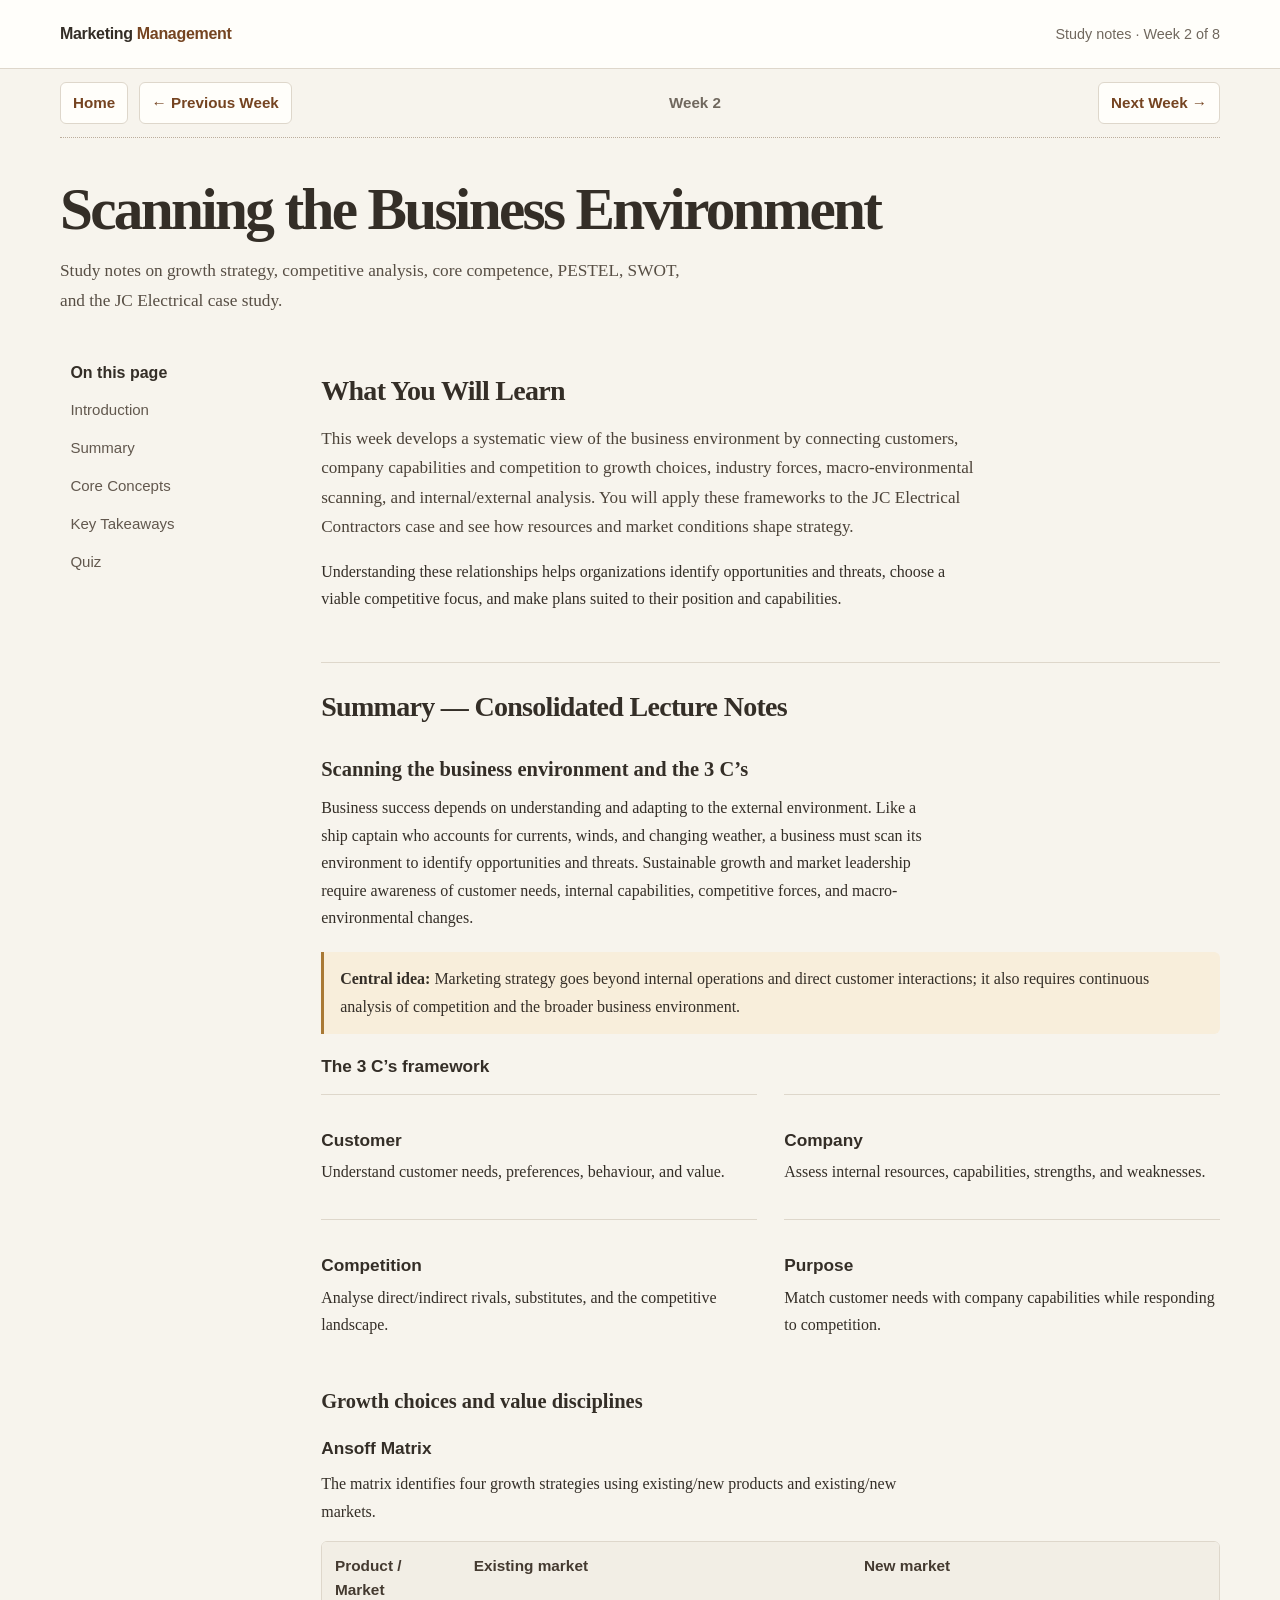
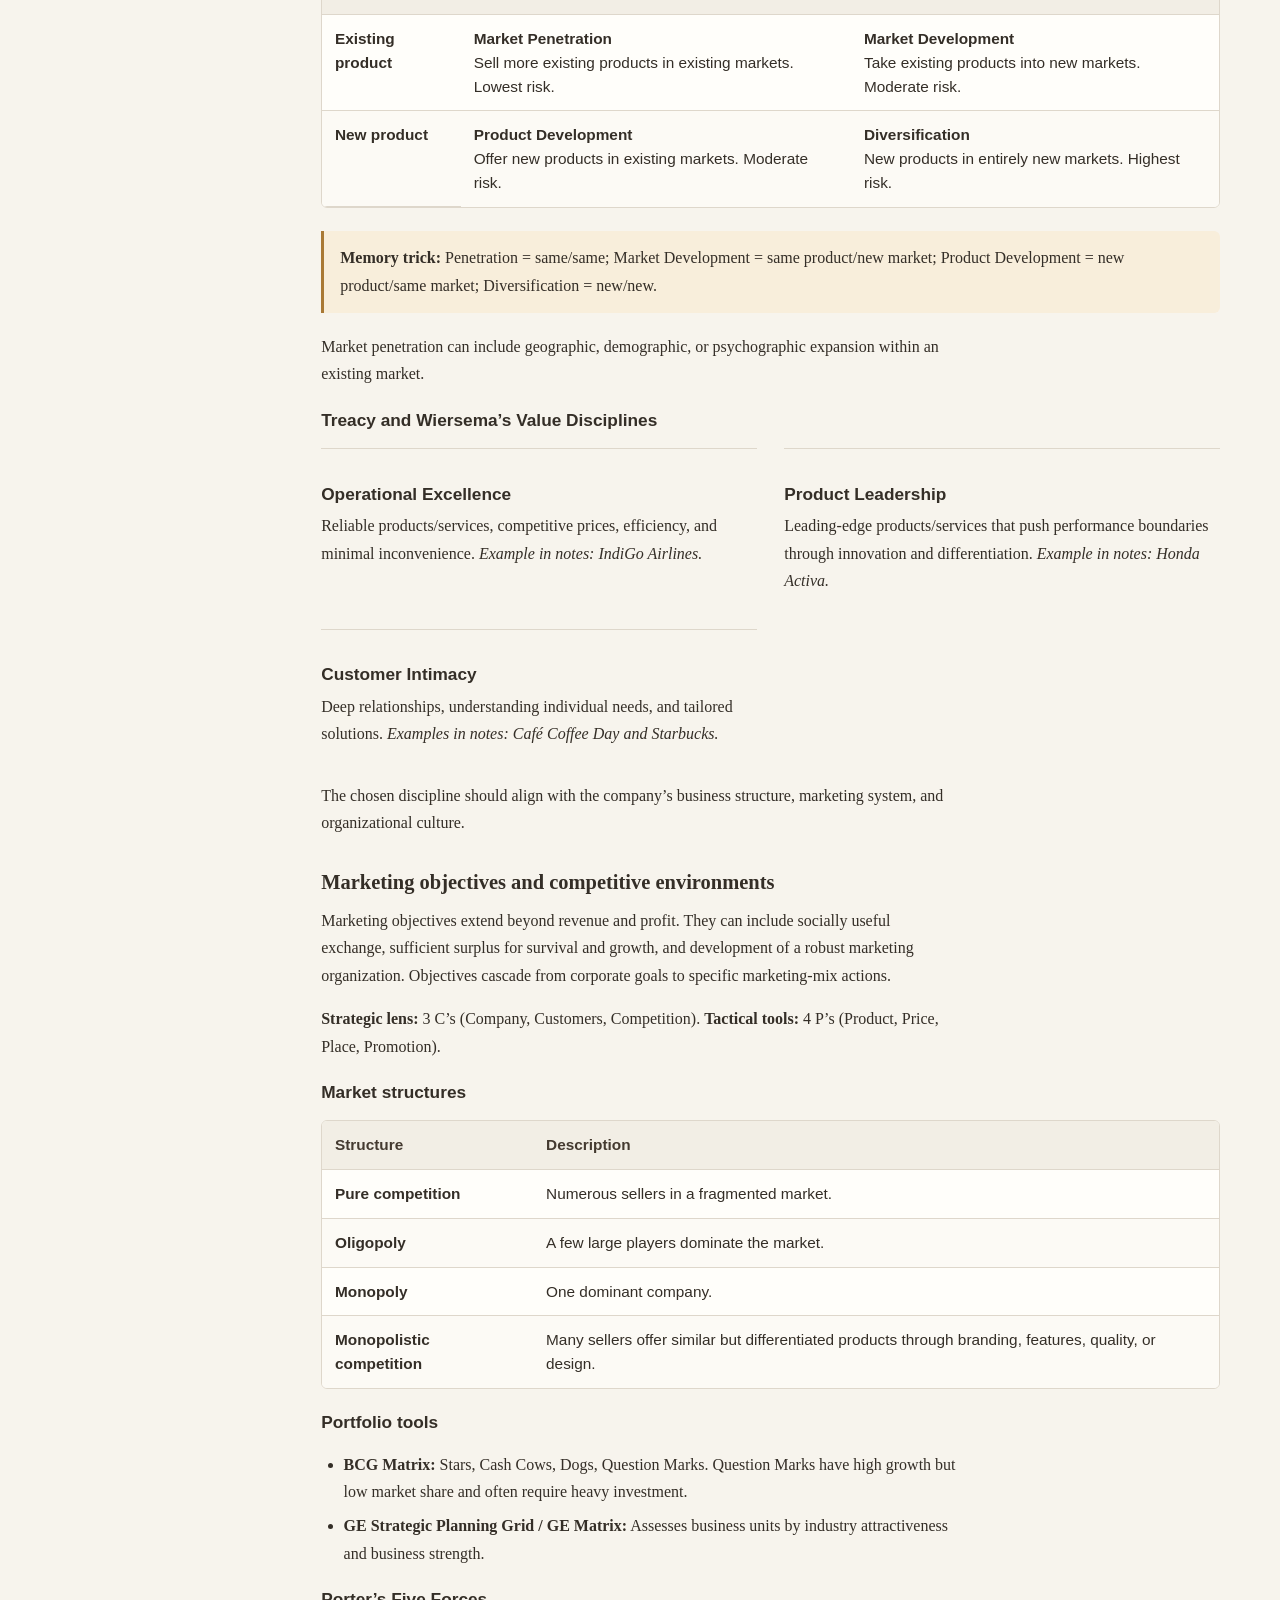
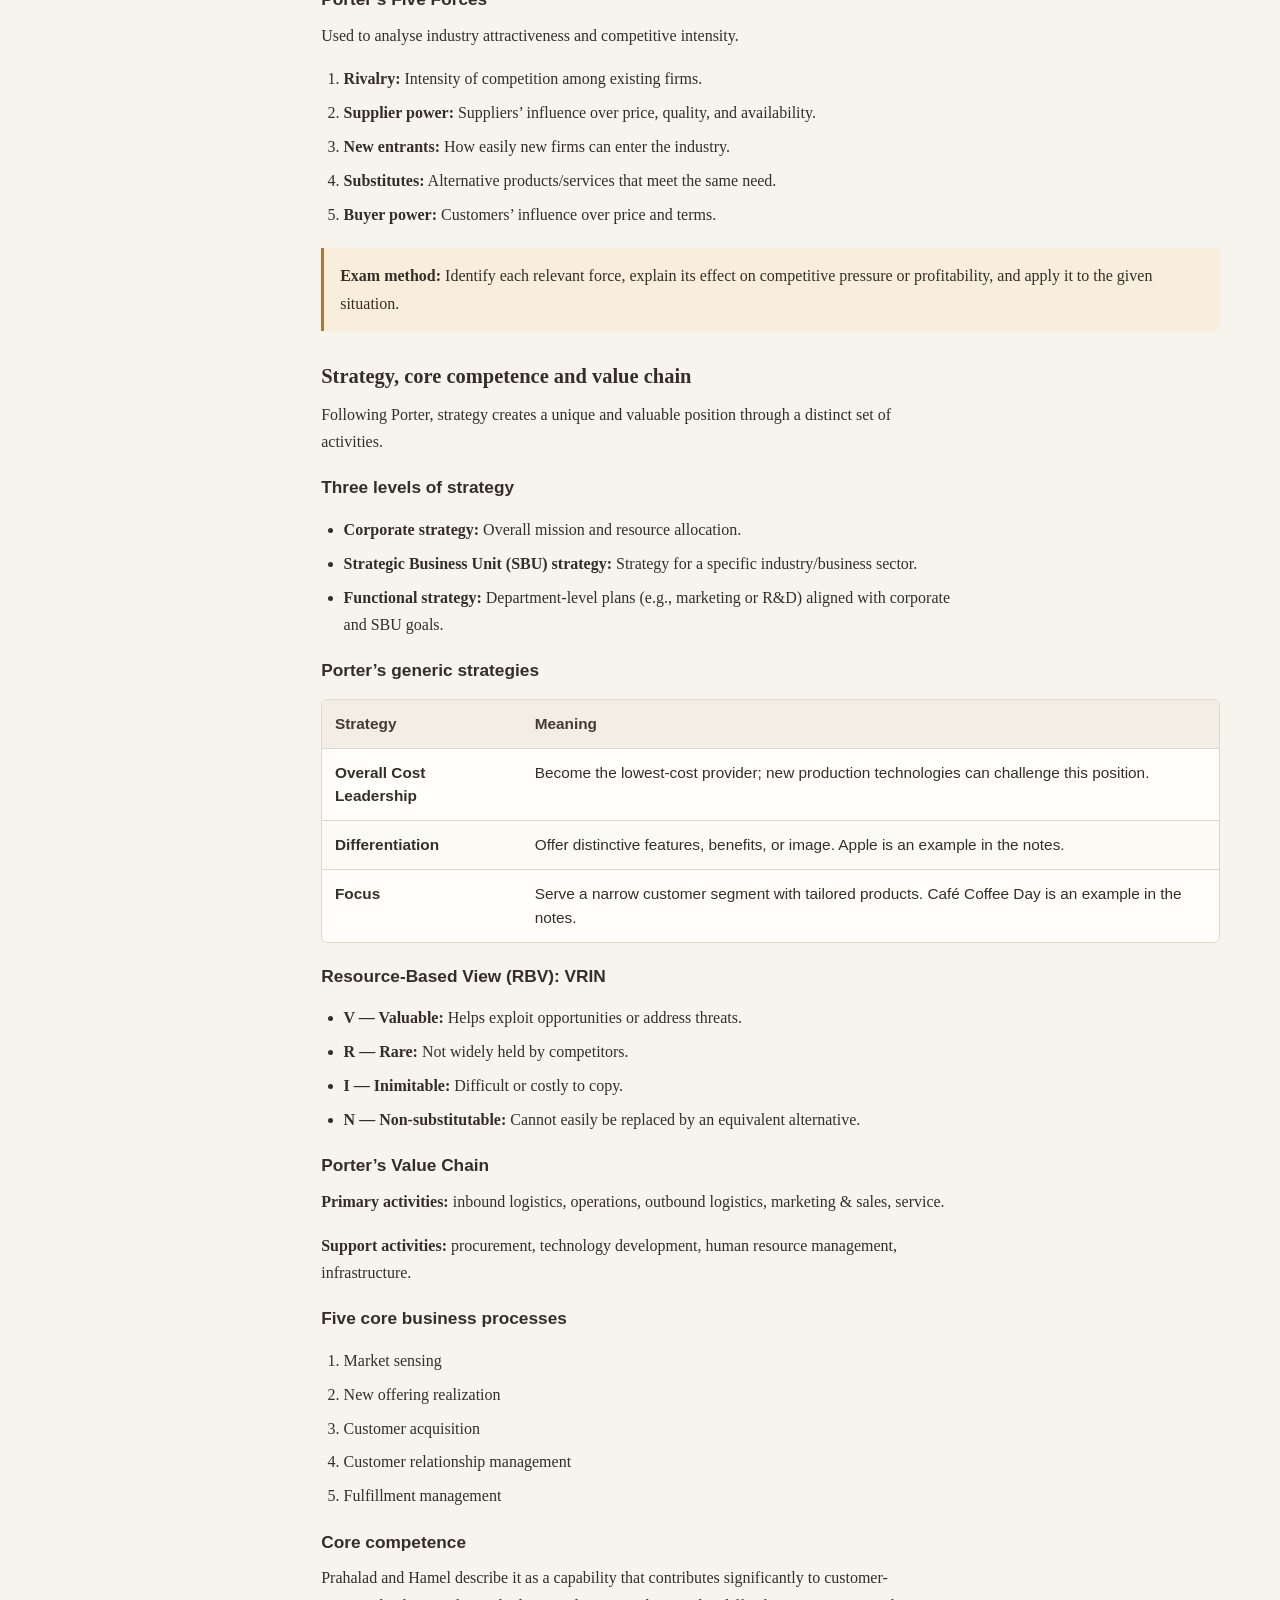
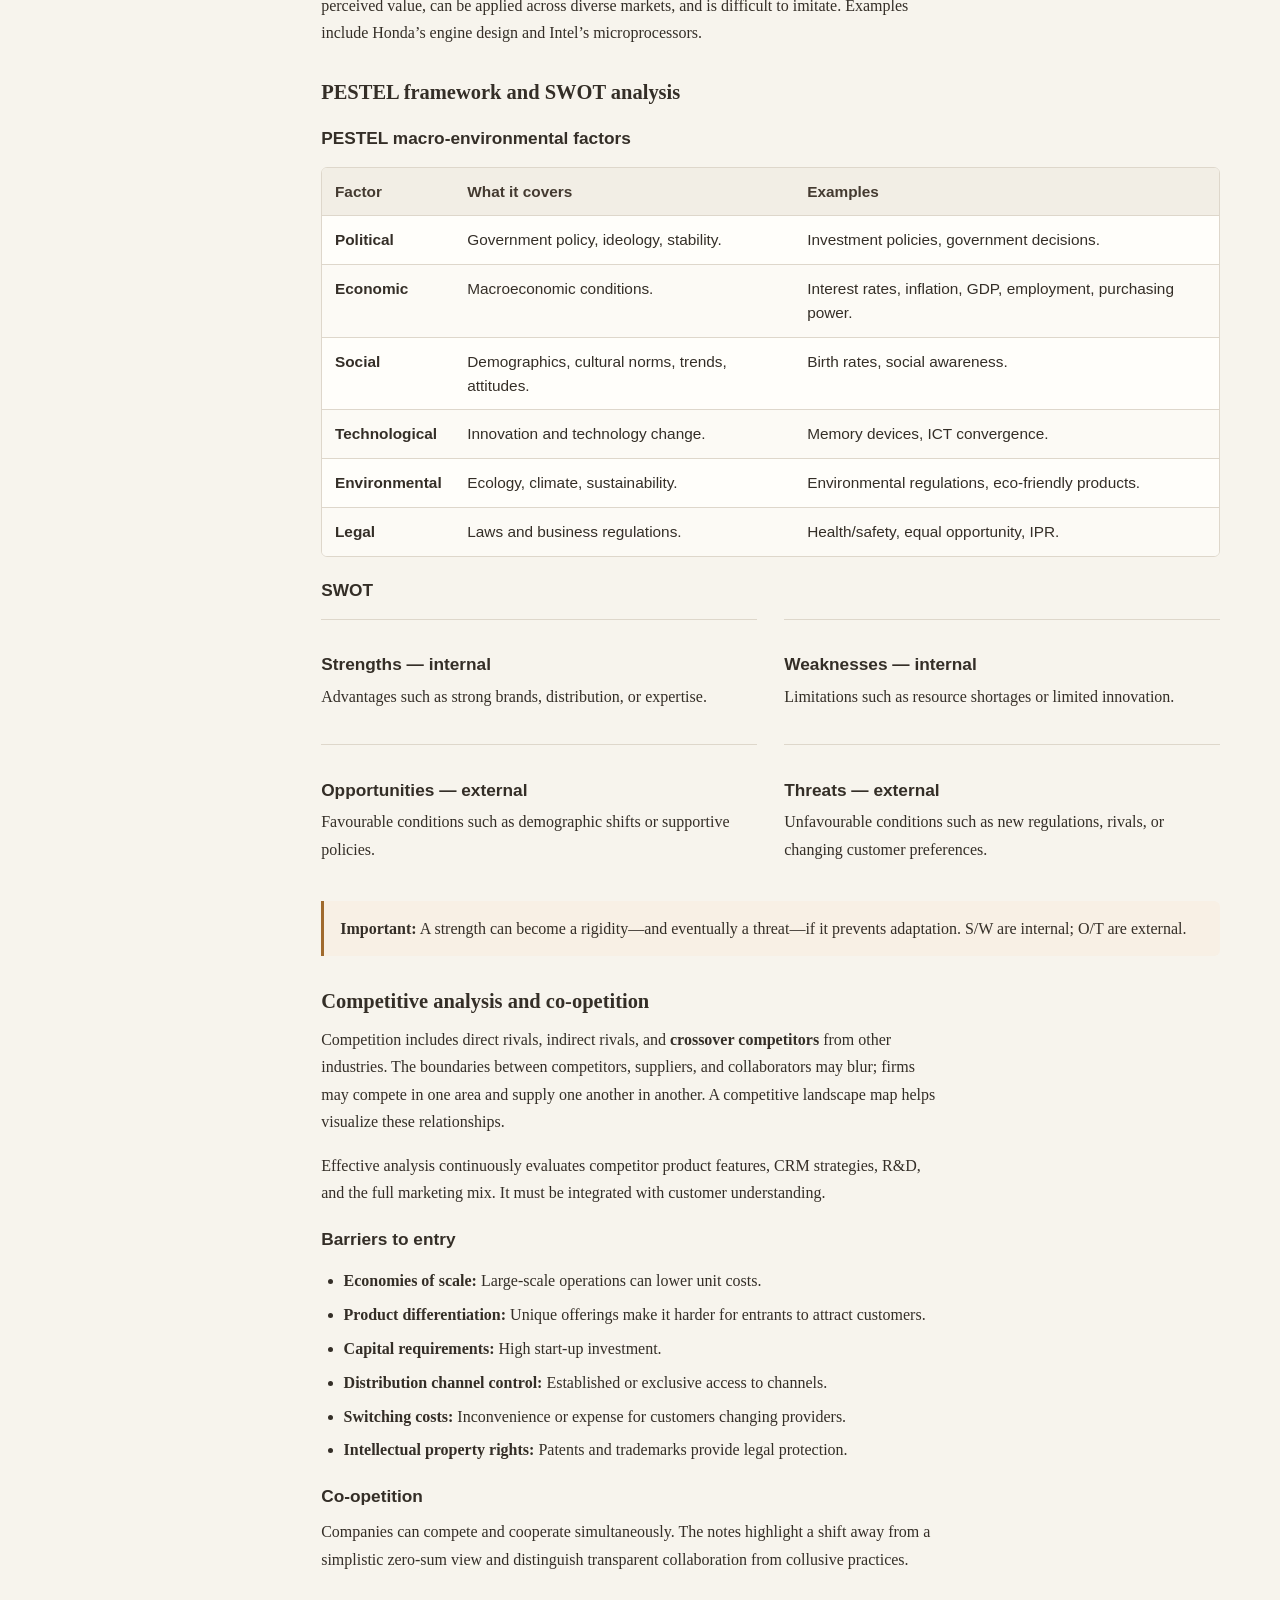
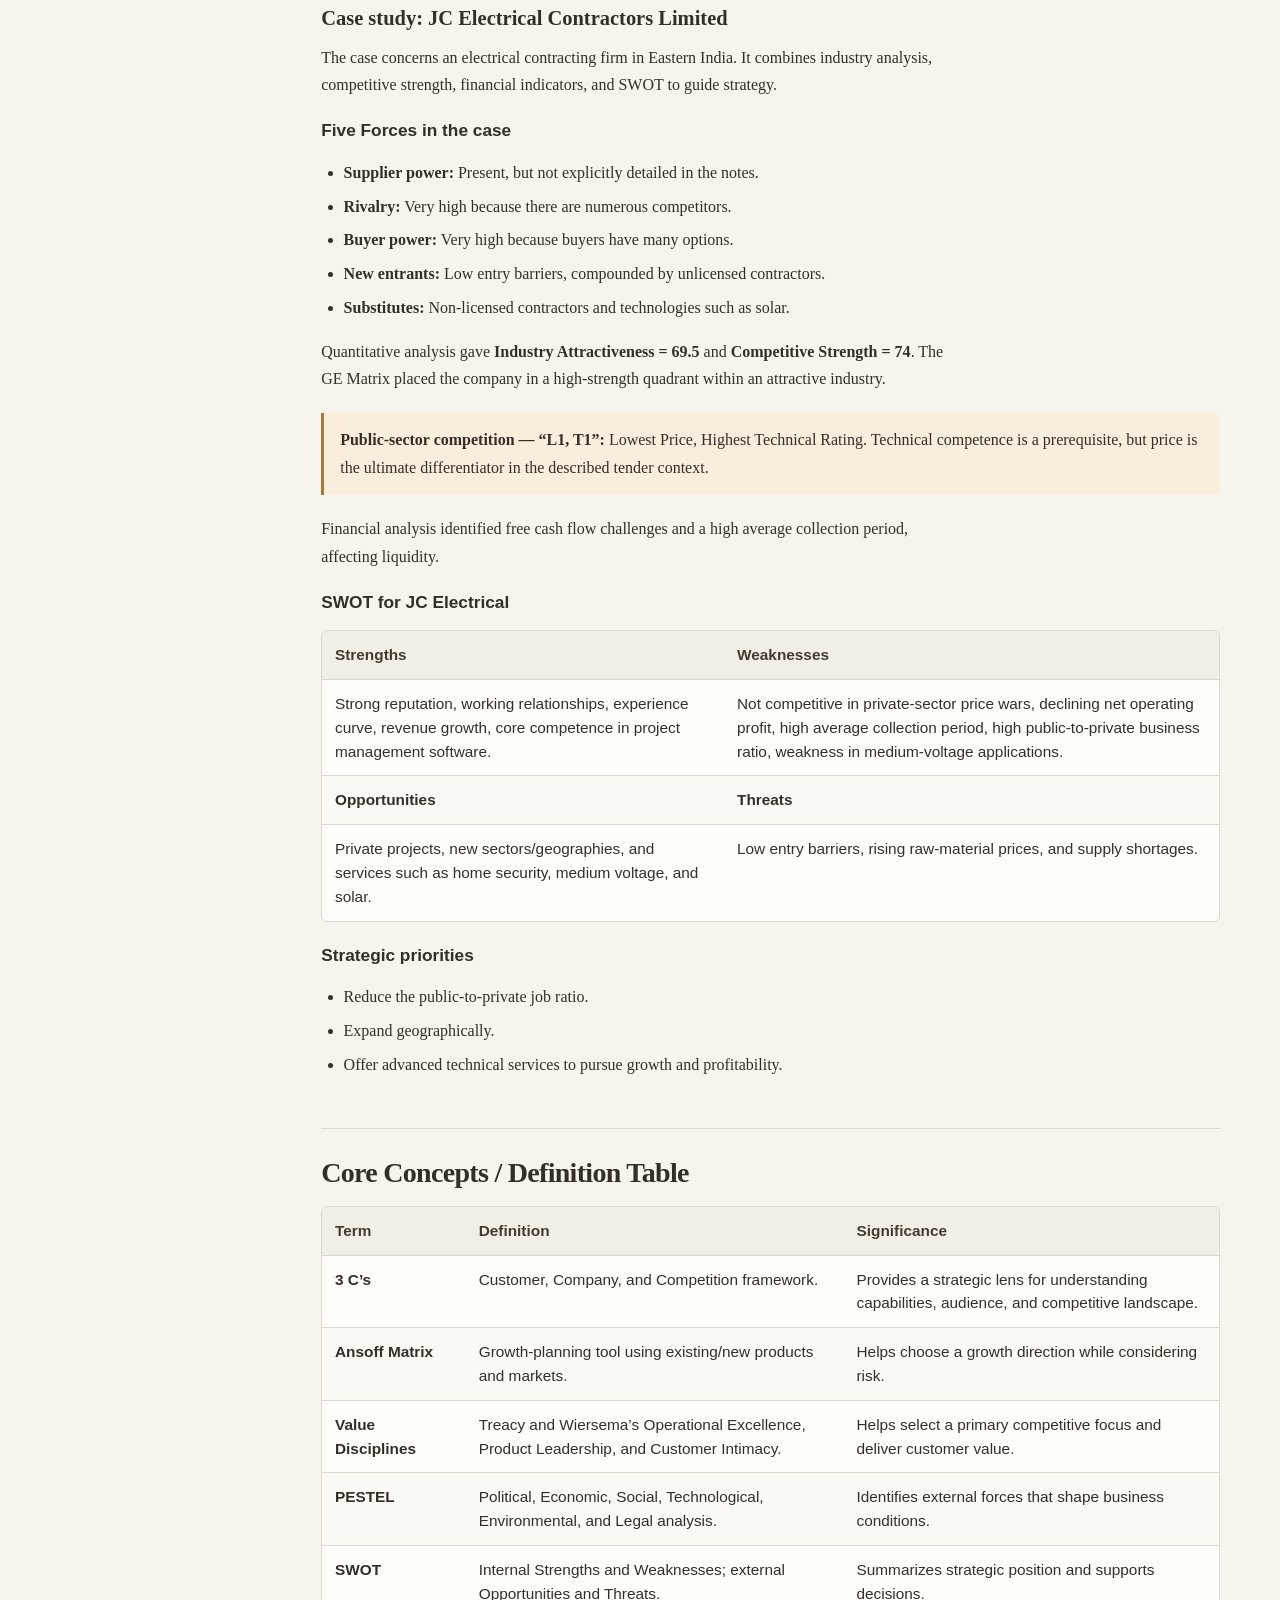
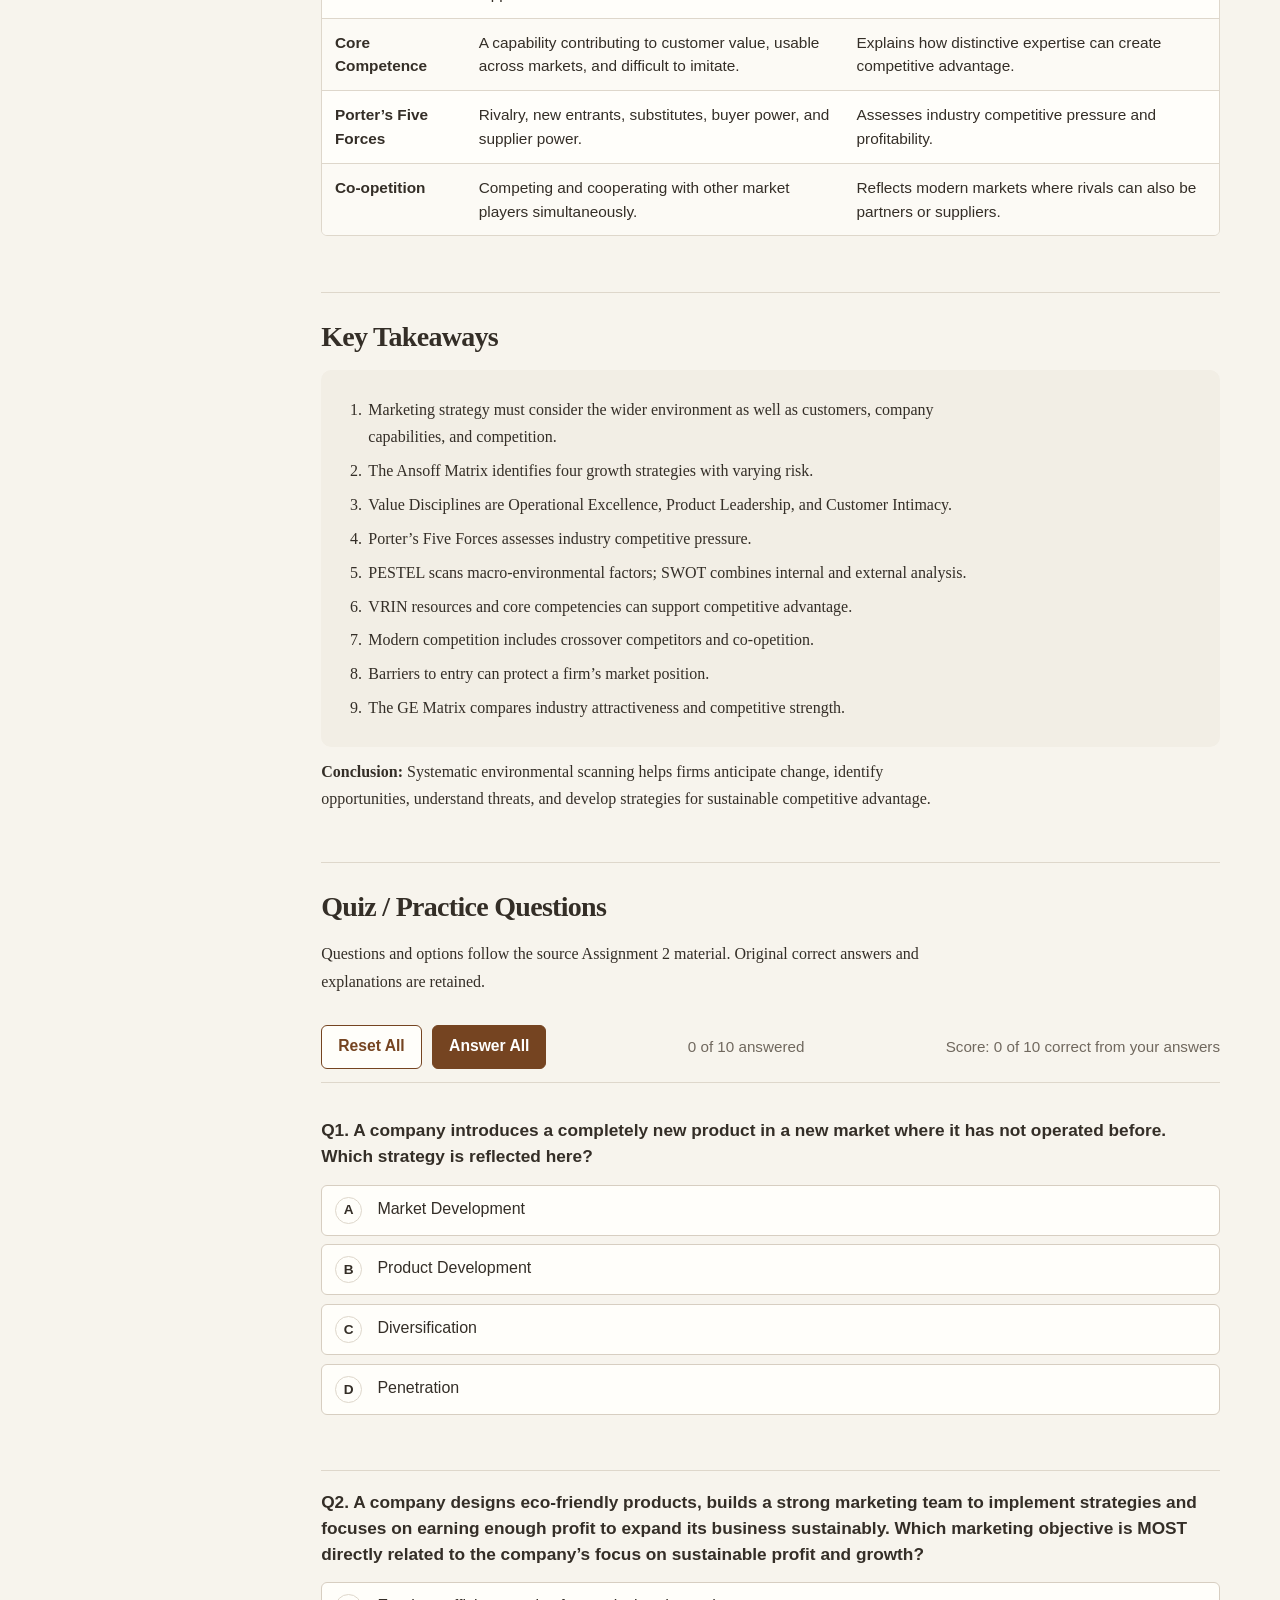
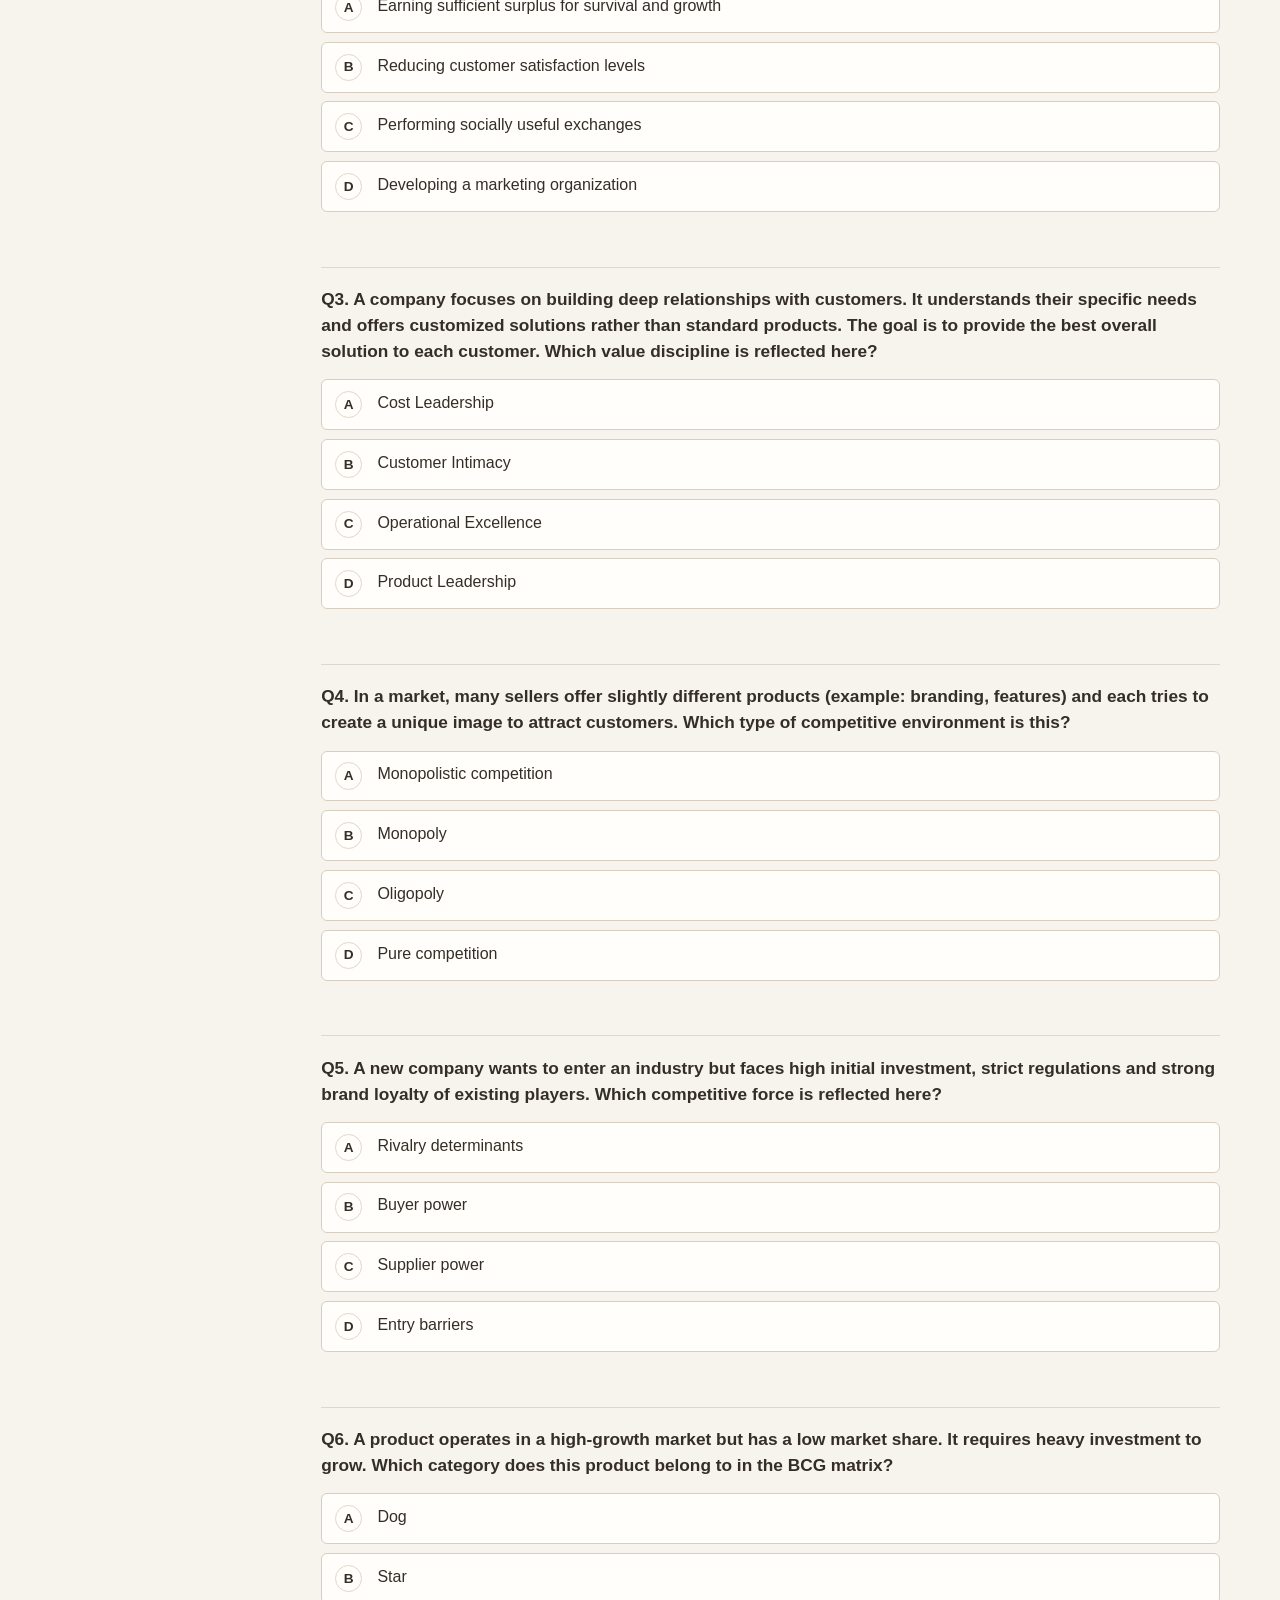
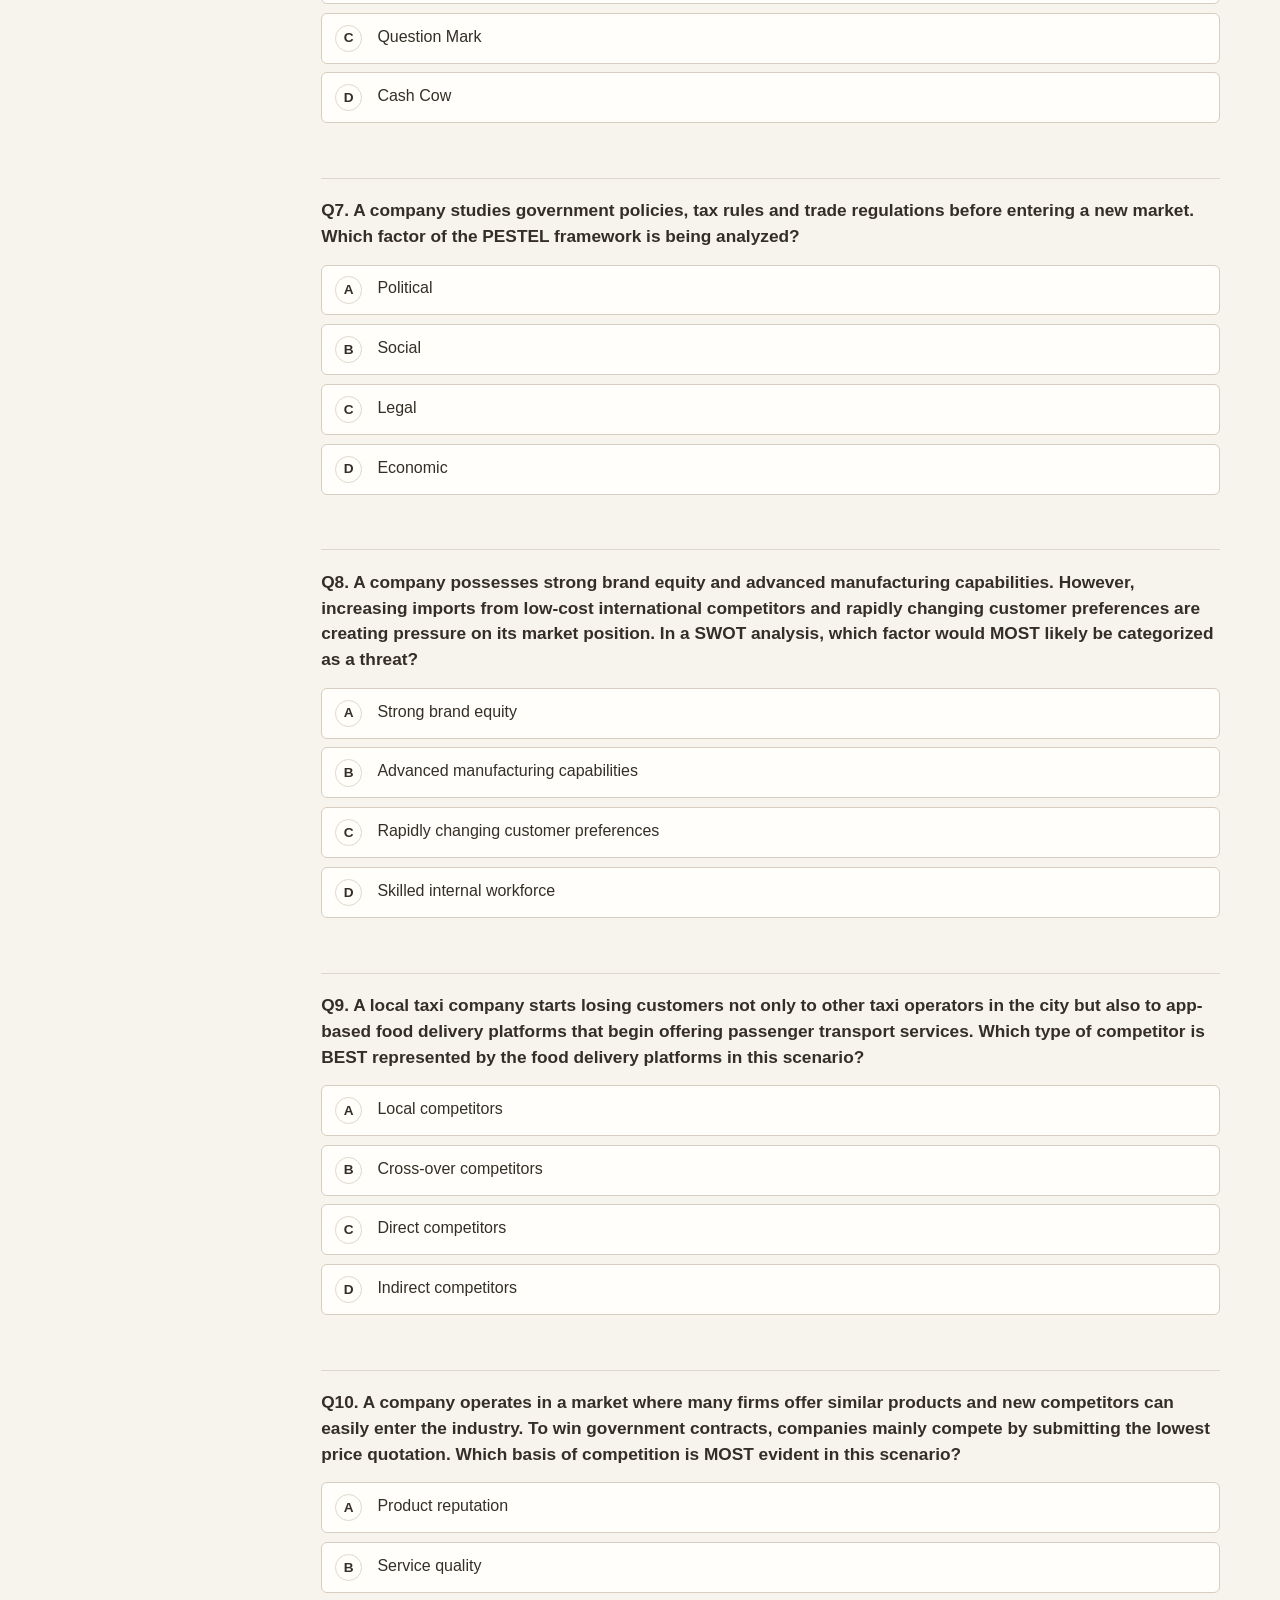
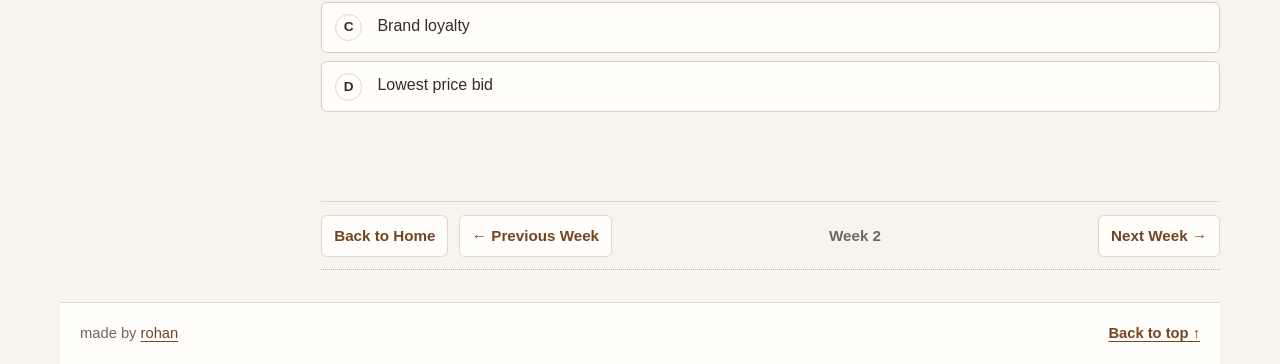
<file: week2.html>
<!doctype html>
<html lang="en"><head><meta charset="utf-8"><meta name="viewport" content="width=device-width, initial-scale=1"><meta name="description" content="Week 2 Marketing Management notes on business environment scanning and competitive strategy."><title>Week 2 — Scanning the Business Environment | Marketing Management</title><link rel="stylesheet" href="css/global.css"><script src="js/quiz.js" defer></script></head>
<body><a class="skip-link" href="#main">Skip to notes</a><div class="reading-progress" aria-hidden="true"><span></span></div><header class="site-header"><div class="site-header-inner"><a class="site-brand" href="index.html">Marketing <span>Management</span></a><span class="header-note">Study notes · Week 2 of 8</span></div></header><div class="page-shell"><nav class="week-nav" aria-label="Week navigation"><a class="nav-link" href="index.html">Home</a><a class="nav-link" href="week1.html">← Previous Week</a><span class="nav-current" aria-current="page">Week 2</span><a class="nav-link" href="week3.html">Next Week →</a></nav><header class="week-heading"><h1 class="week-title">Scanning the Business Environment</h1><p class="week-deck">Study notes on growth strategy, competitive analysis, core competence, PESTEL, SWOT, and the JC Electrical case study.</p></header><div class="week-layout"><aside class="contents"><strong>On this page</strong><nav aria-label="Table of contents"><a href="#introduction">Introduction</a><a href="#summary">Summary</a><a href="#core-concepts">Core Concepts</a><a href="#takeaways">Key Takeaways</a><a href="#quiz">Quiz</a></nav></aside><main class="study-content" id="main">
<section class="study-section" id="introduction"><h2>What You Will Learn</h2><p class="lead">This week develops a systematic view of the business environment by connecting customers, company capabilities and competition to growth choices, industry forces, macro-environmental scanning, and internal/external analysis. You will apply these frameworks to the JC Electrical Contractors case and see how resources and market conditions shape strategy.</p><p>Understanding these relationships helps organizations identify opportunities and threats, choose a viable competitive focus, and make plans suited to their position and capabilities.</p></section>
<section class="study-section" id="summary"><h2>Summary — Consolidated Lecture Notes</h2>
<h3 class="topic-heading">Scanning the business environment and the 3 C’s</h3><p>Business success depends on understanding and adapting to the external environment. Like a ship captain who accounts for currents, winds, and changing weather, a business must scan its environment to identify opportunities and threats. Sustainable growth and market leadership require awareness of customer needs, internal capabilities, competitive forces, and macro-environmental changes.</p><div class="callout"><strong>Central idea:</strong> Marketing strategy goes beyond internal operations and direct customer interactions; it also requires continuous analysis of competition and the broader business environment.</div><h4>The 3 C’s framework</h4><div class="topic-grid"><div class="topic-block"><h4>Customer</h4><p>Understand customer needs, preferences, behaviour, and value.</p></div><div class="topic-block"><h4>Company</h4><p>Assess internal resources, capabilities, strengths, and weaknesses.</p></div><div class="topic-block"><h4>Competition</h4><p>Analyse direct/indirect rivals, substitutes, and the competitive landscape.</p></div><div class="topic-block"><h4>Purpose</h4><p>Match customer needs with company capabilities while responding to competition.</p></div></div>
<h3 class="topic-heading">Growth choices and value disciplines</h3><h4>Ansoff Matrix</h4><p>The matrix identifies four growth strategies using existing/new products and existing/new markets.</p><div class="table-wrap" role="region" aria-label="Ansoff product and market growth matrix" tabindex="0"><table><thead><tr><th>Product / Market</th><th>Existing market</th><th>New market</th></tr></thead><tbody><tr><th>Existing product</th><td><strong>Market Penetration</strong><br>Sell more existing products in existing markets. Lowest risk.</td><td><strong>Market Development</strong><br>Take existing products into new markets. Moderate risk.</td></tr><tr><th>New product</th><td><strong>Product Development</strong><br>Offer new products in existing markets. Moderate risk.</td><td><strong>Diversification</strong><br>New products in entirely new markets. Highest risk.</td></tr></tbody></table></div><div class="callout"><strong>Memory trick:</strong> Penetration = same/same; Market Development = same product/new market; Product Development = new product/same market; Diversification = new/new.</div><p>Market penetration can include geographic, demographic, or psychographic expansion within an existing market.</p>
<h4>Treacy and Wiersema’s Value Disciplines</h4><div class="topic-grid"><div class="topic-block"><h4>Operational Excellence</h4><p>Reliable products/services, competitive prices, efficiency, and minimal inconvenience. <em>Example in notes: IndiGo Airlines.</em></p></div><div class="topic-block"><h4>Product Leadership</h4><p>Leading-edge products/services that push performance boundaries through innovation and differentiation. <em>Example in notes: Honda Activa.</em></p></div><div class="topic-block"><h4>Customer Intimacy</h4><p>Deep relationships, understanding individual needs, and tailored solutions. <em>Examples in notes: Café Coffee Day and Starbucks.</em></p></div></div><p>The chosen discipline should align with the company’s business structure, marketing system, and organizational culture.</p>
<h3 class="topic-heading">Marketing objectives and competitive environments</h3><p>Marketing objectives extend beyond revenue and profit. They can include socially useful exchange, sufficient surplus for survival and growth, and development of a robust marketing organization. Objectives cascade from corporate goals to specific marketing-mix actions.</p><p><strong>Strategic lens:</strong> 3 C’s (Company, Customers, Competition). <strong>Tactical tools:</strong> 4 P’s (Product, Price, Place, Promotion).</p><h4>Market structures</h4><div class="table-wrap" role="region" aria-label="Market structure descriptions" tabindex="0"><table><thead><tr><th>Structure</th><th>Description</th></tr></thead><tbody><tr><td><strong>Pure competition</strong></td><td>Numerous sellers in a fragmented market.</td></tr><tr><td><strong>Oligopoly</strong></td><td>A few large players dominate the market.</td></tr><tr><td><strong>Monopoly</strong></td><td>One dominant company.</td></tr><tr><td><strong>Monopolistic competition</strong></td><td>Many sellers offer similar but differentiated products through branding, features, quality, or design.</td></tr></tbody></table></div><h4>Portfolio tools</h4><ul><li><strong>BCG Matrix:</strong> Stars, Cash Cows, Dogs, Question Marks. Question Marks have high growth but low market share and often require heavy investment.</li><li><strong>GE Strategic Planning Grid / GE Matrix:</strong> Assesses business units by industry attractiveness and business strength.</li></ul>
<h4>Porter’s Five Forces</h4><p>Used to analyse industry attractiveness and competitive intensity.</p><ol><li><strong>Rivalry:</strong> Intensity of competition among existing firms.</li><li><strong>Supplier power:</strong> Suppliers’ influence over price, quality, and availability.</li><li><strong>New entrants:</strong> How easily new firms can enter the industry.</li><li><strong>Substitutes:</strong> Alternative products/services that meet the same need.</li><li><strong>Buyer power:</strong> Customers’ influence over price and terms.</li></ol><div class="callout"><strong>Exam method:</strong> Identify each relevant force, explain its effect on competitive pressure or profitability, and apply it to the given situation.</div>
<h3 class="topic-heading">Strategy, core competence and value chain</h3><p>Following Porter, strategy creates a unique and valuable position through a distinct set of activities.</p><h4>Three levels of strategy</h4><ul><li><strong>Corporate strategy:</strong> Overall mission and resource allocation.</li><li><strong>Strategic Business Unit (SBU) strategy:</strong> Strategy for a specific industry/business sector.</li><li><strong>Functional strategy:</strong> Department-level plans (e.g., marketing or R&amp;D) aligned with corporate and SBU goals.</li></ul><h4>Porter’s generic strategies</h4><div class="table-wrap" role="region" aria-label="Porter's generic strategies" tabindex="0"><table><thead><tr><th>Strategy</th><th>Meaning</th></tr></thead><tbody><tr><td><strong>Overall Cost Leadership</strong></td><td>Become the lowest-cost provider; new production technologies can challenge this position.</td></tr><tr><td><strong>Differentiation</strong></td><td>Offer distinctive features, benefits, or image. Apple is an example in the notes.</td></tr><tr><td><strong>Focus</strong></td><td>Serve a narrow customer segment with tailored products. Café Coffee Day is an example in the notes.</td></tr></tbody></table></div><h4>Resource-Based View (RBV): VRIN</h4><ul><li><strong>V — Valuable:</strong> Helps exploit opportunities or address threats.</li><li><strong>R — Rare:</strong> Not widely held by competitors.</li><li><strong>I — Inimitable:</strong> Difficult or costly to copy.</li><li><strong>N — Non-substitutable:</strong> Cannot easily be replaced by an equivalent alternative.</li></ul><h4>Porter’s Value Chain</h4><p><strong>Primary activities:</strong> inbound logistics, operations, outbound logistics, marketing &amp; sales, service.</p><p><strong>Support activities:</strong> procurement, technology development, human resource management, infrastructure.</p><h4>Five core business processes</h4><ol><li>Market sensing</li><li>New offering realization</li><li>Customer acquisition</li><li>Customer relationship management</li><li>Fulfillment management</li></ol><h4>Core competence</h4><p>Prahalad and Hamel describe it as a capability that contributes significantly to customer-perceived value, can be applied across diverse markets, and is difficult to imitate. Examples include Honda’s engine design and Intel’s microprocessors.</p>
<h3 class="topic-heading">PESTEL framework and SWOT analysis</h3><h4>PESTEL macro-environmental factors</h4><div class="table-wrap" role="region" aria-label="PESTEL factors and examples" tabindex="0"><table><thead><tr><th>Factor</th><th>What it covers</th><th>Examples</th></tr></thead><tbody><tr><td><strong>Political</strong></td><td>Government policy, ideology, stability.</td><td>Investment policies, government decisions.</td></tr><tr><td><strong>Economic</strong></td><td>Macroeconomic conditions.</td><td>Interest rates, inflation, GDP, employment, purchasing power.</td></tr><tr><td><strong>Social</strong></td><td>Demographics, cultural norms, trends, attitudes.</td><td>Birth rates, social awareness.</td></tr><tr><td><strong>Technological</strong></td><td>Innovation and technology change.</td><td>Memory devices, ICT convergence.</td></tr><tr><td><strong>Environmental</strong></td><td>Ecology, climate, sustainability.</td><td>Environmental regulations, eco-friendly products.</td></tr><tr><td><strong>Legal</strong></td><td>Laws and business regulations.</td><td>Health/safety, equal opportunity, IPR.</td></tr></tbody></table></div><h4>SWOT</h4><div class="topic-grid"><div class="topic-block"><h4>Strengths — internal</h4><p>Advantages such as strong brands, distribution, or expertise.</p></div><div class="topic-block"><h4>Weaknesses — internal</h4><p>Limitations such as resource shortages or limited innovation.</p></div><div class="topic-block"><h4>Opportunities — external</h4><p>Favourable conditions such as demographic shifts or supportive policies.</p></div><div class="topic-block"><h4>Threats — external</h4><p>Unfavourable conditions such as new regulations, rivals, or changing customer preferences.</p></div></div><div class="callout warning"><strong>Important:</strong> A strength can become a rigidity—and eventually a threat—if it prevents adaptation. S/W are internal; O/T are external.</div>
<h3 class="topic-heading">Competitive analysis and co-opetition</h3><p>Competition includes direct rivals, indirect rivals, and <strong>crossover competitors</strong> from other industries. The boundaries between competitors, suppliers, and collaborators may blur; firms may compete in one area and supply one another in another. A competitive landscape map helps visualize these relationships.</p><p>Effective analysis continuously evaluates competitor product features, CRM strategies, R&amp;D, and the full marketing mix. It must be integrated with customer understanding.</p><h4>Barriers to entry</h4><ul><li><strong>Economies of scale:</strong> Large-scale operations can lower unit costs.</li><li><strong>Product differentiation:</strong> Unique offerings make it harder for entrants to attract customers.</li><li><strong>Capital requirements:</strong> High start-up investment.</li><li><strong>Distribution channel control:</strong> Established or exclusive access to channels.</li><li><strong>Switching costs:</strong> Inconvenience or expense for customers changing providers.</li><li><strong>Intellectual property rights:</strong> Patents and trademarks provide legal protection.</li></ul><h4>Co-opetition</h4><p>Companies can compete and cooperate simultaneously. The notes highlight a shift away from a simplistic zero-sum view and distinguish transparent collaboration from collusive practices.</p>
<h3 class="topic-heading">Case study: JC Electrical Contractors Limited</h3><p>The case concerns an electrical contracting firm in Eastern India. It combines industry analysis, competitive strength, financial indicators, and SWOT to guide strategy.</p><h4>Five Forces in the case</h4><ul><li><strong>Supplier power:</strong> Present, but not explicitly detailed in the notes.</li><li><strong>Rivalry:</strong> Very high because there are numerous competitors.</li><li><strong>Buyer power:</strong> Very high because buyers have many options.</li><li><strong>New entrants:</strong> Low entry barriers, compounded by unlicensed contractors.</li><li><strong>Substitutes:</strong> Non-licensed contractors and technologies such as solar.</li></ul><p>Quantitative analysis gave <strong>Industry Attractiveness = 69.5</strong> and <strong>Competitive Strength = 74</strong>. The GE Matrix placed the company in a high-strength quadrant within an attractive industry.</p><div class="callout"><strong>Public-sector competition — “L1, T1”:</strong> Lowest Price, Highest Technical Rating. Technical competence is a prerequisite, but price is the ultimate differentiator in the described tender context.</div><p>Financial analysis identified free cash flow challenges and a high average collection period, affecting liquidity.</p><h4>SWOT for JC Electrical</h4><div class="table-wrap" role="region" aria-label="JC Electrical SWOT analysis" tabindex="0"><table><thead><tr><th>Strengths</th><th>Weaknesses</th></tr></thead><tbody><tr><td>Strong reputation, working relationships, experience curve, revenue growth, core competence in project management software.</td><td>Not competitive in private-sector price wars, declining net operating profit, high average collection period, high public-to-private business ratio, weakness in medium-voltage applications.</td></tr><tr><th>Opportunities</th><th>Threats</th></tr><tr><td>Private projects, new sectors/geographies, and services such as home security, medium voltage, and solar.</td><td>Low entry barriers, rising raw-material prices, and supply shortages.</td></tr></tbody></table></div><h4>Strategic priorities</h4><ul><li>Reduce the public-to-private job ratio.</li><li>Expand geographically.</li><li>Offer advanced technical services to pursue growth and profitability.</li></ul>
</section>
<section class="study-section" id="core-concepts"><h2>Core Concepts / Definition Table</h2><div class="table-wrap" role="region" aria-label="Week 2 core concept definitions and significance" tabindex="0"><table><thead><tr><th>Term</th><th>Definition</th><th>Significance</th></tr></thead><tbody><tr><td><strong>3 C’s</strong></td><td>Customer, Company, and Competition framework.</td><td>Provides a strategic lens for understanding capabilities, audience, and competitive landscape.</td></tr><tr><td><strong>Ansoff Matrix</strong></td><td>Growth-planning tool using existing/new products and markets.</td><td>Helps choose a growth direction while considering risk.</td></tr><tr><td><strong>Value Disciplines</strong></td><td>Treacy and Wiersema’s Operational Excellence, Product Leadership, and Customer Intimacy.</td><td>Helps select a primary competitive focus and deliver customer value.</td></tr><tr><td><strong>PESTEL</strong></td><td>Political, Economic, Social, Technological, Environmental, and Legal analysis.</td><td>Identifies external forces that shape business conditions.</td></tr><tr><td><strong>SWOT</strong></td><td>Internal Strengths and Weaknesses; external Opportunities and Threats.</td><td>Summarizes strategic position and supports decisions.</td></tr><tr><td><strong>Core Competence</strong></td><td>A capability contributing to customer value, usable across markets, and difficult to imitate.</td><td>Explains how distinctive expertise can create competitive advantage.</td></tr><tr><td><strong>Porter’s Five Forces</strong></td><td>Rivalry, new entrants, substitutes, buyer power, and supplier power.</td><td>Assesses industry competitive pressure and profitability.</td></tr><tr><td><strong>Co-opetition</strong></td><td>Competing and cooperating with other market players simultaneously.</td><td>Reflects modern markets where rivals can also be partners or suppliers.</td></tr></tbody></table></div></section>
<section class="study-section" id="takeaways"><h2>Key Takeaways</h2><div class="takeaways"><ol><li>Marketing strategy must consider the wider environment as well as customers, company capabilities, and competition.</li><li>The Ansoff Matrix identifies four growth strategies with varying risk.</li><li>Value Disciplines are Operational Excellence, Product Leadership, and Customer Intimacy.</li><li>Porter’s Five Forces assesses industry competitive pressure.</li><li>PESTEL scans macro-environmental factors; SWOT combines internal and external analysis.</li><li>VRIN resources and core competencies can support competitive advantage.</li><li>Modern competition includes crossover competitors and co-opetition.</li><li>Barriers to entry can protect a firm’s market position.</li><li>The GE Matrix compares industry attractiveness and competitive strength.</li></ol></div><p><strong>Conclusion:</strong> Systematic environmental scanning helps firms anticipate change, identify opportunities, understand threats, and develop strategies for sustainable competitive advantage.</p></section>
<section class="study-section" id="quiz"><h2>Quiz / Practice Questions</h2><p>Questions and options follow the source Assignment 2 material. Original correct answers and explanations are retained.</p><div data-quiz><div class="quiz-tools"><button class="quiz-button secondary" type="button" data-reset-all>Reset All</button><button class="quiz-button" type="button" data-answer-all>Answer All</button><span class="quiz-progress" data-quiz-progress aria-live="polite"></span><span class="quiz-progress" data-quiz-score aria-live="polite"></span></div>
<article class="quiz-question" data-question data-correct="2"><h3>Q1. A company introduces a completely new product in a new market where it has not operated before. Which strategy is reflected here?</h3><div class="answer-options"><button class="answer-option" type="button" data-option-index="0"><span class="option-letter">A</span><span>Market Development</span></button><button class="answer-option" type="button" data-option-index="1"><span class="option-letter">B</span><span>Product Development</span></button><button class="answer-option" type="button" data-option-index="2"><span class="option-letter">C</span><span>Diversification</span></button><button class="answer-option" type="button" data-option-index="3"><span class="option-letter">D</span><span>Penetration</span></button></div><p class="question-feedback" data-feedback aria-live="polite"></p><p class="answer-explanation" data-explanation hidden><strong>Answer: c) Diversification.</strong> Diversification means entering a new market with a completely new product, moving beyond existing products and markets.</p></article>
<article class="quiz-question" data-question data-correct="0"><h3>Q2. A company designs eco-friendly products, builds a strong marketing team to implement strategies and focuses on earning enough profit to expand its business sustainably. Which marketing objective is MOST directly related to the company’s focus on sustainable profit and growth?</h3><div class="answer-options"><button class="answer-option" type="button" data-option-index="0"><span class="option-letter">A</span><span>Earning sufficient surplus for survival and growth</span></button><button class="answer-option" type="button" data-option-index="1"><span class="option-letter">B</span><span>Reducing customer satisfaction levels</span></button><button class="answer-option" type="button" data-option-index="2"><span class="option-letter">C</span><span>Performing socially useful exchanges</span></button><button class="answer-option" type="button" data-option-index="3"><span class="option-letter">D</span><span>Developing a marketing organization</span></button></div><p class="question-feedback" data-feedback aria-live="polite"></p><p class="answer-explanation" data-explanation hidden><strong>Answer: a) Earning sufficient surplus for survival and growth.</strong> A business needs sufficient profit to survive, reinvest, expand, and grow sustainably.</p></article>
<article class="quiz-question" data-question data-correct="1"><h3>Q3. A company focuses on building deep relationships with customers. It understands their specific needs and offers customized solutions rather than standard products. The goal is to provide the best overall solution to each customer. Which value discipline is reflected here?</h3><div class="answer-options"><button class="answer-option" type="button" data-option-index="0"><span class="option-letter">A</span><span>Cost Leadership</span></button><button class="answer-option" type="button" data-option-index="1"><span class="option-letter">B</span><span>Customer Intimacy</span></button><button class="answer-option" type="button" data-option-index="2"><span class="option-letter">C</span><span>Operational Excellence</span></button><button class="answer-option" type="button" data-option-index="3"><span class="option-letter">D</span><span>Product Leadership</span></button></div><p class="question-feedback" data-feedback aria-live="polite"></p><p class="answer-explanation" data-explanation hidden><strong>Answer: b) Customer Intimacy.</strong> It focuses on understanding individual customer needs and providing personalized solutions.</p></article>
<article class="quiz-question" data-question data-correct="0"><h3>Q4. In a market, many sellers offer slightly different products (example: branding, features) and each tries to create a unique image to attract customers. Which type of competitive environment is this?</h3><div class="answer-options"><button class="answer-option" type="button" data-option-index="0"><span class="option-letter">A</span><span>Monopolistic competition</span></button><button class="answer-option" type="button" data-option-index="1"><span class="option-letter">B</span><span>Monopoly</span></button><button class="answer-option" type="button" data-option-index="2"><span class="option-letter">C</span><span>Oligopoly</span></button><button class="answer-option" type="button" data-option-index="3"><span class="option-letter">D</span><span>Pure competition</span></button></div><p class="question-feedback" data-feedback aria-live="polite"></p><p class="answer-explanation" data-explanation hidden><strong>Answer: a) Monopolistic competition.</strong> Many sellers offer similar but differentiated products through branding, features, quality, or design.</p></article>
<article class="quiz-question" data-question data-correct="3"><h3>Q5. A new company wants to enter an industry but faces high initial investment, strict regulations and strong brand loyalty of existing players. Which competitive force is reflected here?</h3><div class="answer-options"><button class="answer-option" type="button" data-option-index="0"><span class="option-letter">A</span><span>Rivalry determinants</span></button><button class="answer-option" type="button" data-option-index="1"><span class="option-letter">B</span><span>Buyer power</span></button><button class="answer-option" type="button" data-option-index="2"><span class="option-letter">C</span><span>Supplier power</span></button><button class="answer-option" type="button" data-option-index="3"><span class="option-letter">D</span><span>Entry barriers</span></button></div><p class="question-feedback" data-feedback aria-live="polite"></p><p class="answer-explanation" data-explanation hidden><strong>Answer: d) Entry barriers.</strong> High investment, strict regulations, and customer loyalty make it difficult for new companies to enter.</p></article>
<article class="quiz-question" data-question data-correct="2"><h3>Q6. A product operates in a high-growth market but has a low market share. It requires heavy investment to grow. Which category does this product belong to in the BCG matrix?</h3><div class="answer-options"><button class="answer-option" type="button" data-option-index="0"><span class="option-letter">A</span><span>Dog</span></button><button class="answer-option" type="button" data-option-index="1"><span class="option-letter">B</span><span>Star</span></button><button class="answer-option" type="button" data-option-index="2"><span class="option-letter">C</span><span>Question Mark</span></button><button class="answer-option" type="button" data-option-index="3"><span class="option-letter">D</span><span>Cash Cow</span></button></div><p class="question-feedback" data-feedback aria-live="polite"></p><p class="answer-explanation" data-explanation hidden><strong>Answer: c) Question Mark.</strong> It has high market growth but low market share and may need significant investment to increase share.</p></article>
<article class="quiz-question" data-question data-correct="0"><h3>Q7. A company studies government policies, tax rules and trade regulations before entering a new market. Which factor of the PESTEL framework is being analyzed?</h3><div class="answer-options"><button class="answer-option" type="button" data-option-index="0"><span class="option-letter">A</span><span>Political</span></button><button class="answer-option" type="button" data-option-index="1"><span class="option-letter">B</span><span>Social</span></button><button class="answer-option" type="button" data-option-index="2"><span class="option-letter">C</span><span>Legal</span></button><button class="answer-option" type="button" data-option-index="3"><span class="option-letter">D</span><span>Economic</span></button></div><p class="question-feedback" data-feedback aria-live="polite"></p><p class="answer-explanation" data-explanation hidden><strong>Answer: a) Political.</strong> The assignment classifies government policies, taxation decisions, and trade regulations under the political environment.</p></article>
<article class="quiz-question" data-question data-correct="2"><h3>Q8. A company possesses strong brand equity and advanced manufacturing capabilities. However, increasing imports from low-cost international competitors and rapidly changing customer preferences are creating pressure on its market position. In a SWOT analysis, which factor would MOST likely be categorized as a threat?</h3><div class="answer-options"><button class="answer-option" type="button" data-option-index="0"><span class="option-letter">A</span><span>Strong brand equity</span></button><button class="answer-option" type="button" data-option-index="1"><span class="option-letter">B</span><span>Advanced manufacturing capabilities</span></button><button class="answer-option" type="button" data-option-index="2"><span class="option-letter">C</span><span>Rapidly changing customer preferences</span></button><button class="answer-option" type="button" data-option-index="3"><span class="option-letter">D</span><span>Skilled internal workforce</span></button></div><p class="question-feedback" data-feedback aria-live="polite"></p><p class="answer-explanation" data-explanation hidden><strong>Answer: c) Rapidly changing customer preferences.</strong> A threat is an external factor that can negatively affect performance; changing preferences are outside the company’s direct control.</p></article>
<article class="quiz-question" data-question data-correct="1"><h3>Q9. A local taxi company starts losing customers not only to other taxi operators in the city but also to app-based food delivery platforms that begin offering passenger transport services. Which type of competitor is BEST represented by the food delivery platforms in this scenario?</h3><div class="answer-options"><button class="answer-option" type="button" data-option-index="0"><span class="option-letter">A</span><span>Local competitors</span></button><button class="answer-option" type="button" data-option-index="1"><span class="option-letter">B</span><span>Cross-over competitors</span></button><button class="answer-option" type="button" data-option-index="2"><span class="option-letter">C</span><span>Direct competitors</span></button><button class="answer-option" type="button" data-option-index="3"><span class="option-letter">D</span><span>Indirect competitors</span></button></div><p class="question-feedback" data-feedback aria-live="polite"></p><p class="answer-explanation" data-explanation hidden><strong>Answer: b) Cross-over competitors.</strong> Crossover competitors come from another industry and enter or compete in the same market.</p></article>
<article class="quiz-question" data-question data-correct="3"><h3>Q10. A company operates in a market where many firms offer similar products and new competitors can easily enter the industry. To win government contracts, companies mainly compete by submitting the lowest price quotation. Which basis of competition is MOST evident in this scenario?</h3><div class="answer-options"><button class="answer-option" type="button" data-option-index="0"><span class="option-letter">A</span><span>Product reputation</span></button><button class="answer-option" type="button" data-option-index="1"><span class="option-letter">B</span><span>Service quality</span></button><button class="answer-option" type="button" data-option-index="2"><span class="option-letter">C</span><span>Brand loyalty</span></button><button class="answer-option" type="button" data-option-index="3"><span class="option-letter">D</span><span>Lowest price bid</span></button></div><p class="question-feedback" data-feedback aria-live="polite"></p><p class="answer-explanation" data-explanation hidden><strong>Answer: d) Lowest price bid.</strong> When firms compete for government contracts mainly by offering the lowest quotation, price becomes the primary basis of competition.</p></article>
</div></section>
<nav class="week-nav" aria-label="Week navigation"><a class="nav-link" href="index.html">Back to Home</a><a class="nav-link" href="week1.html">← Previous Week</a><span class="nav-current">Week 2</span><a class="nav-link" href="week3.html">Next Week →</a></nav></div><footer class="site-footer"><div class="site-footer-inner"><p>made by <a href="https://github.com/Rohan-Shridhar" target="_blank" rel="noopener noreferrer">rohan</a></p><a class="back-top" href="#main">Back to top ↑</a></div></footer><script src="js/site.js" defer></script></body></html>
</file>
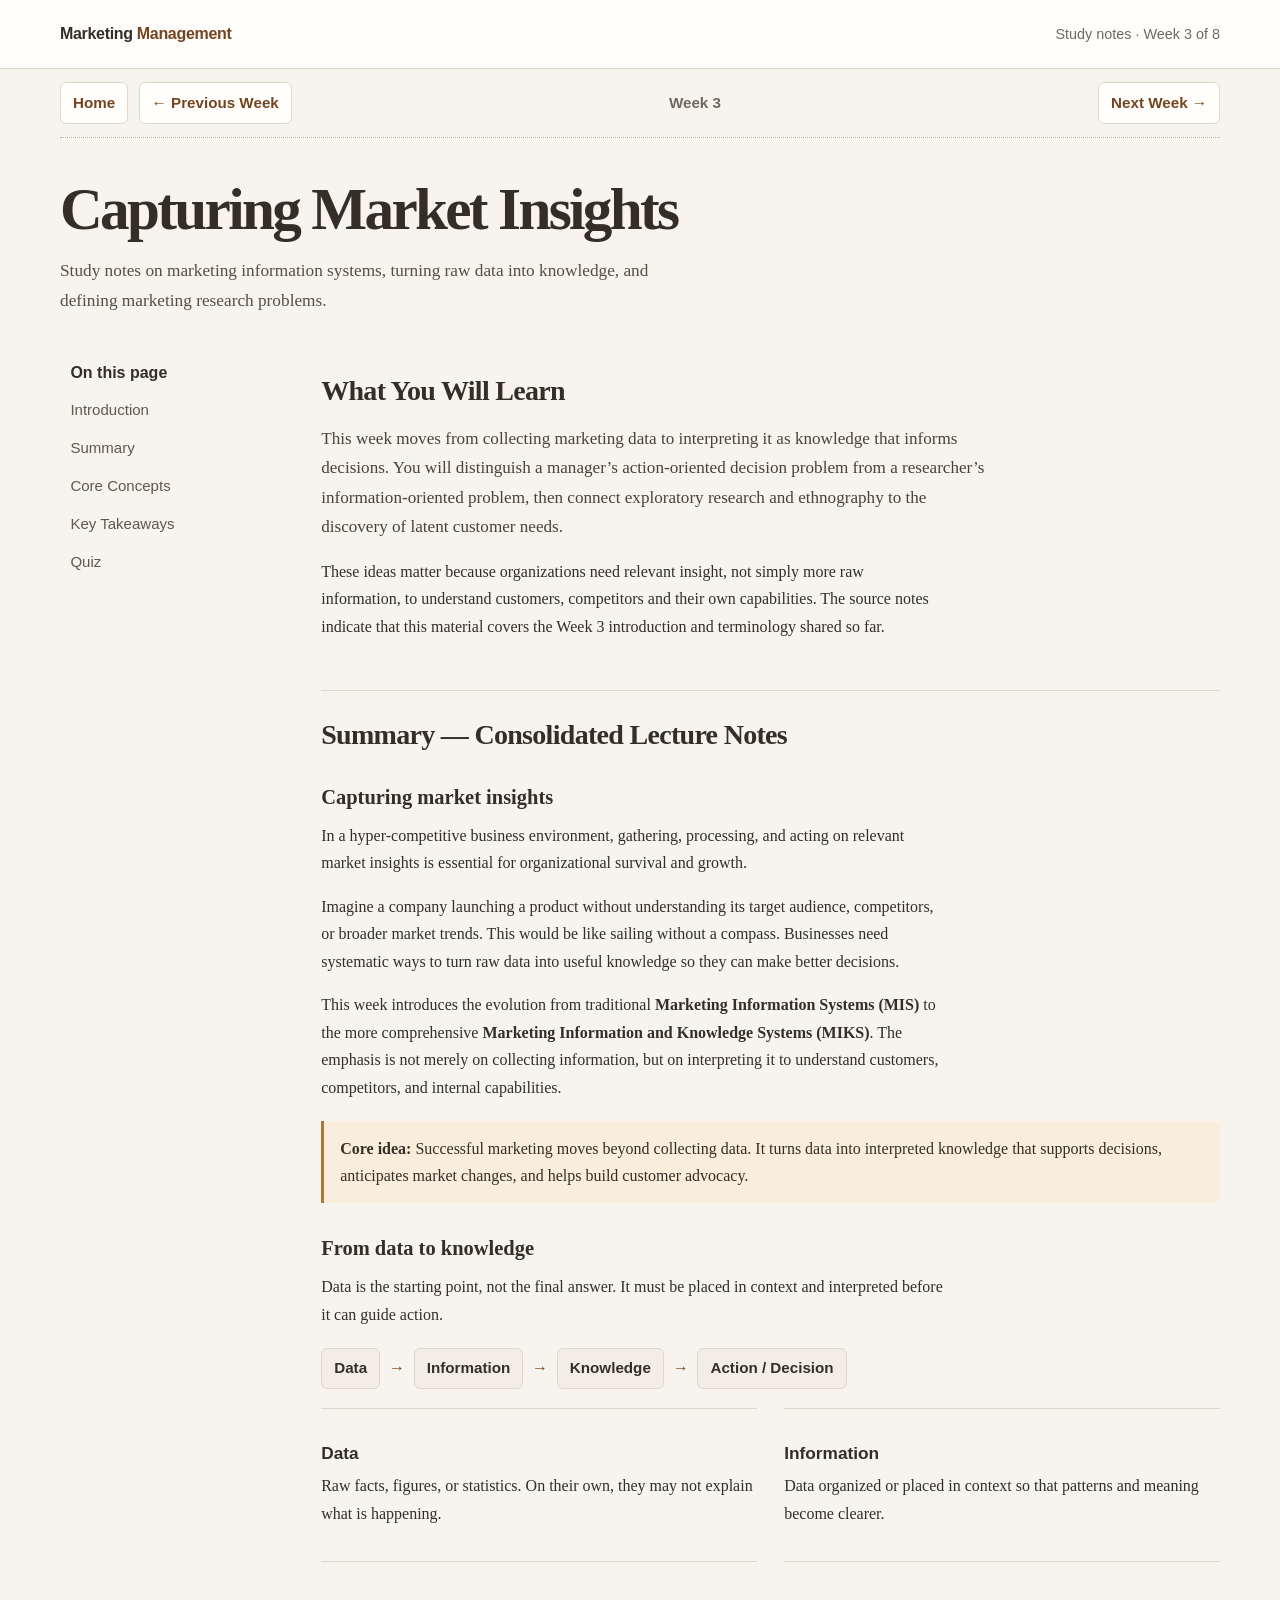
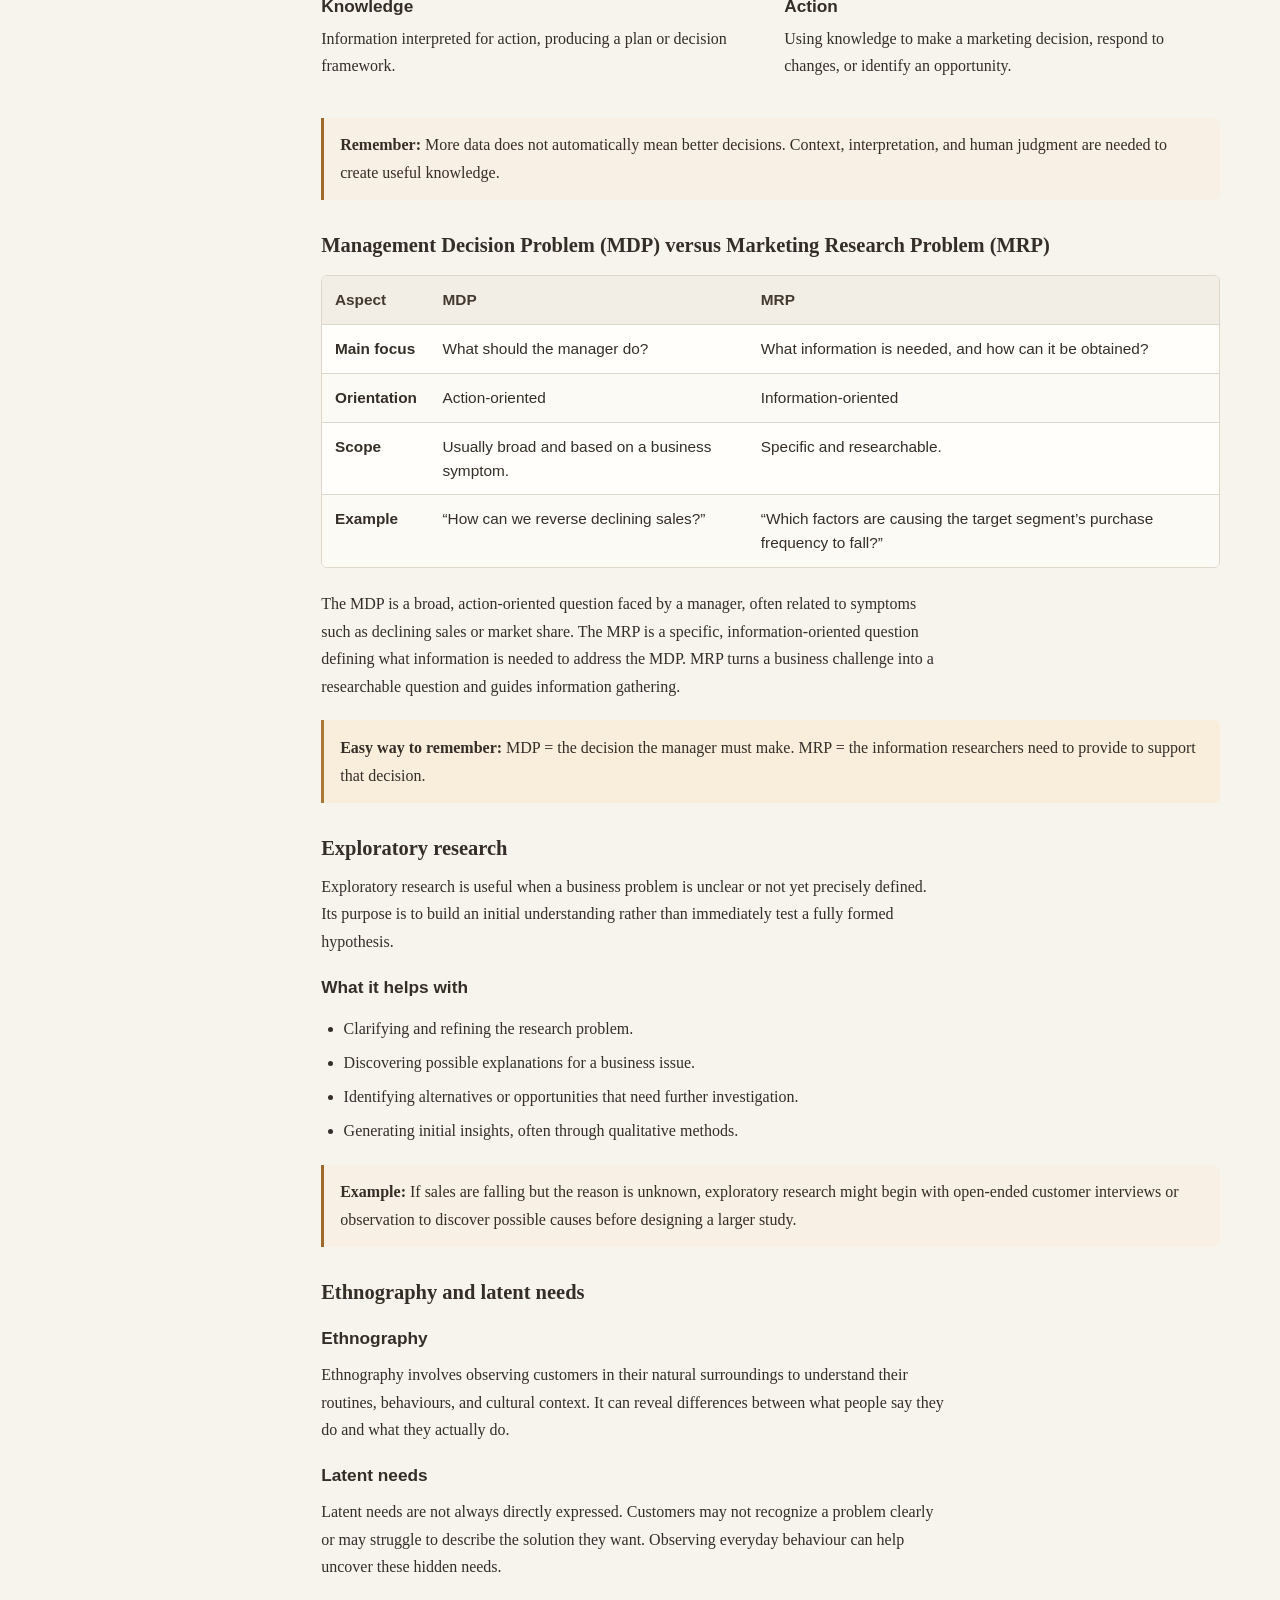
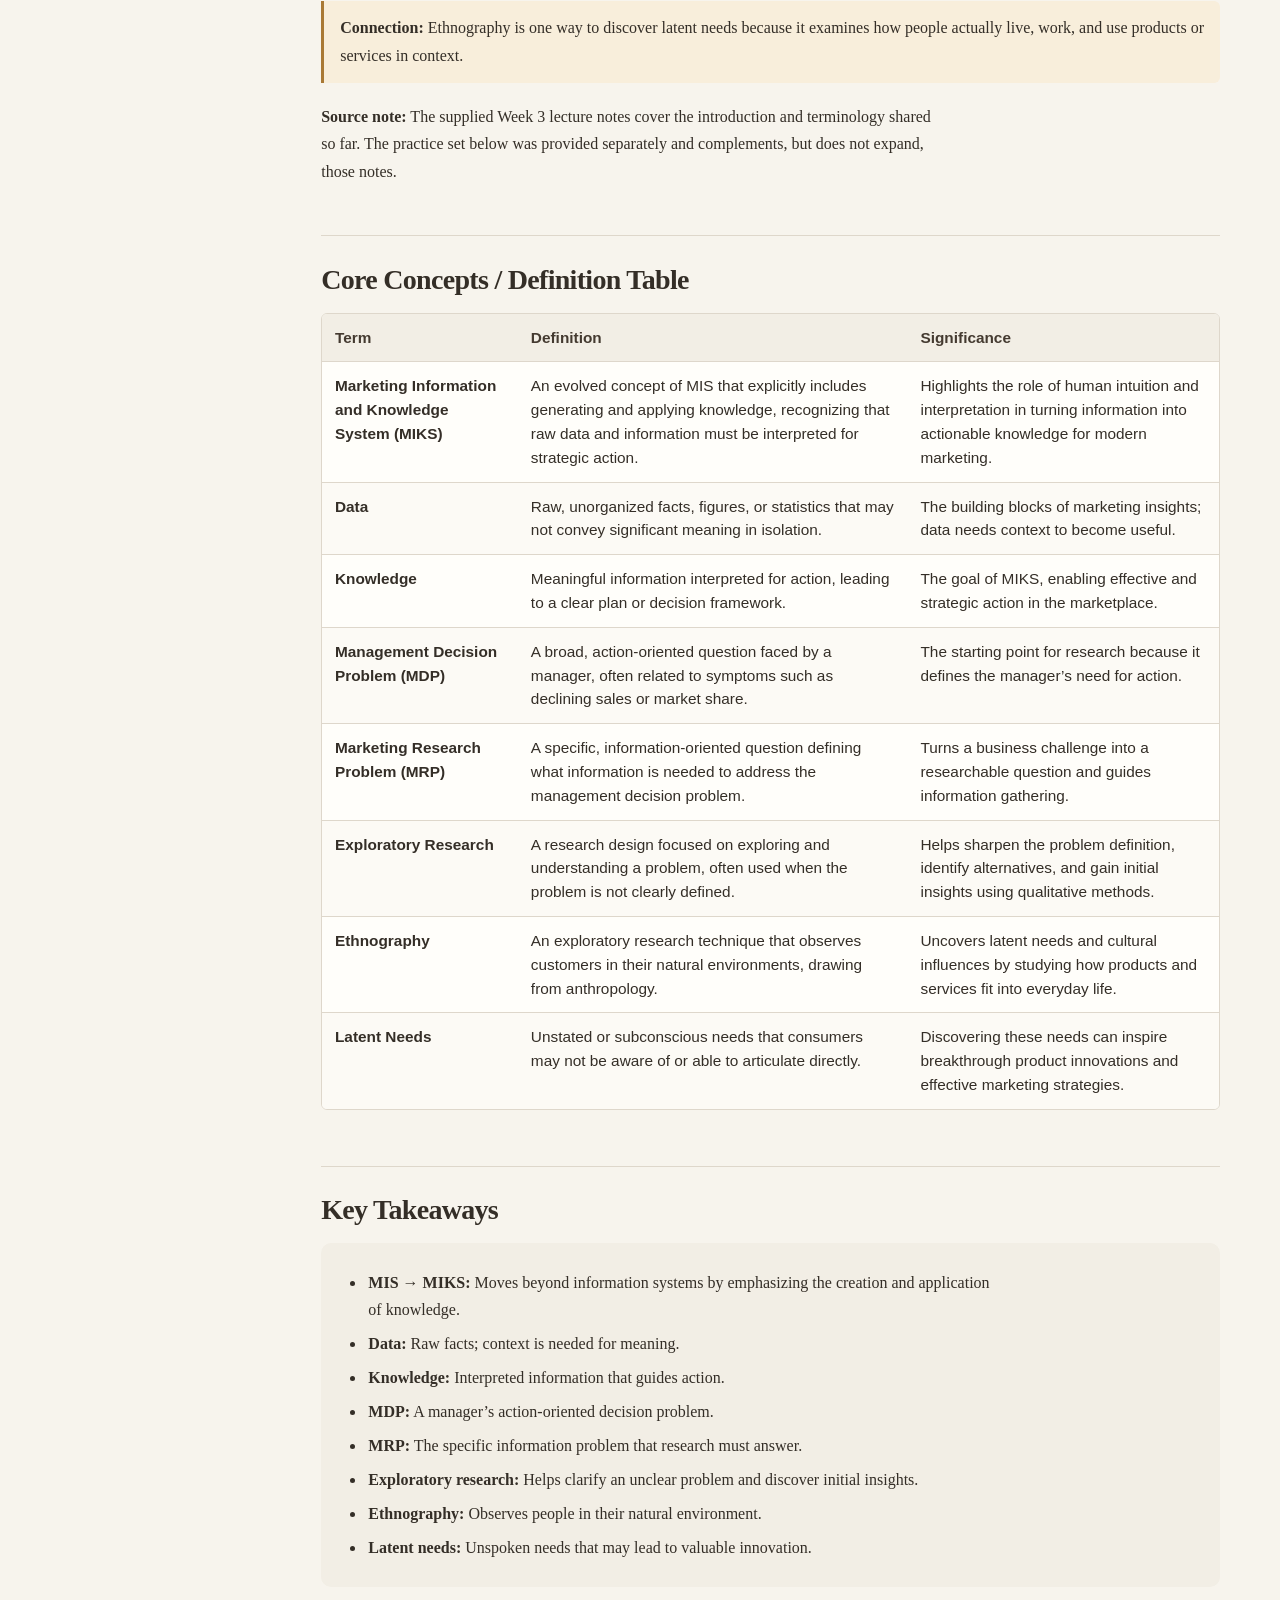
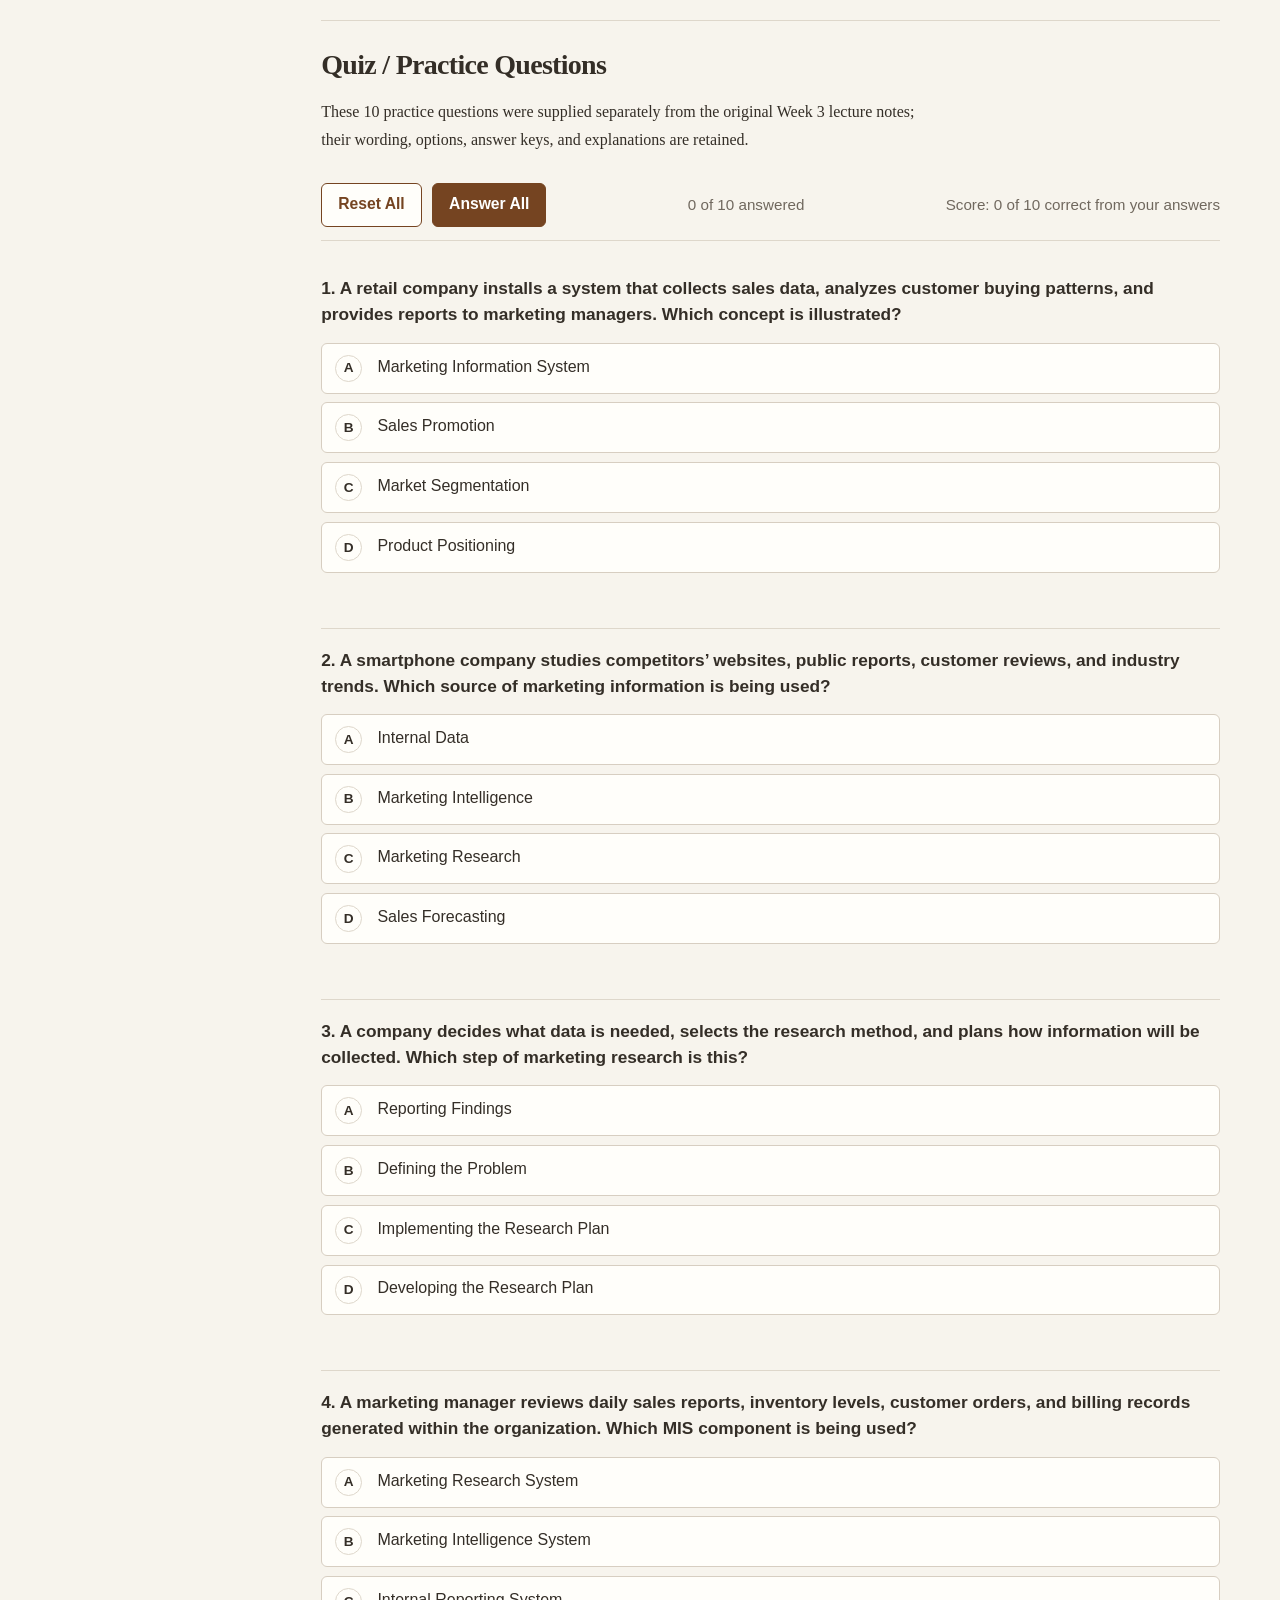
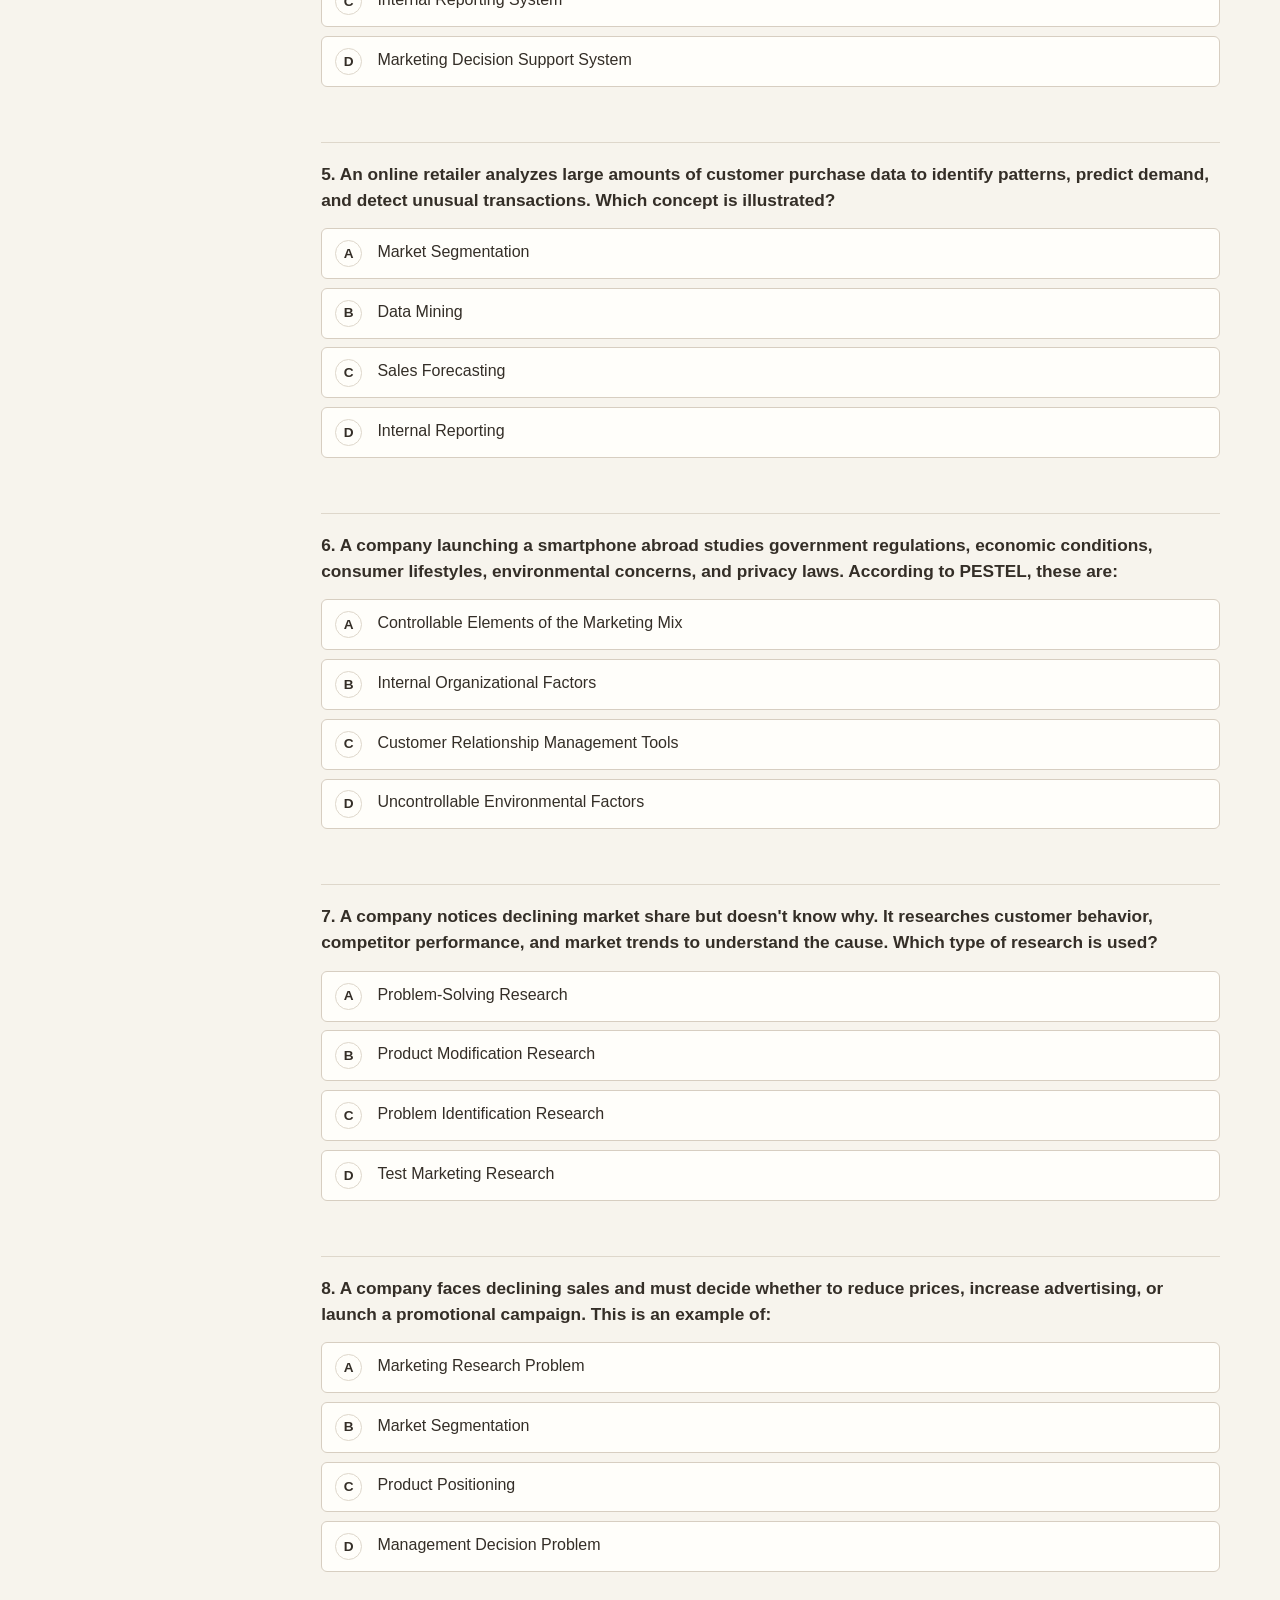
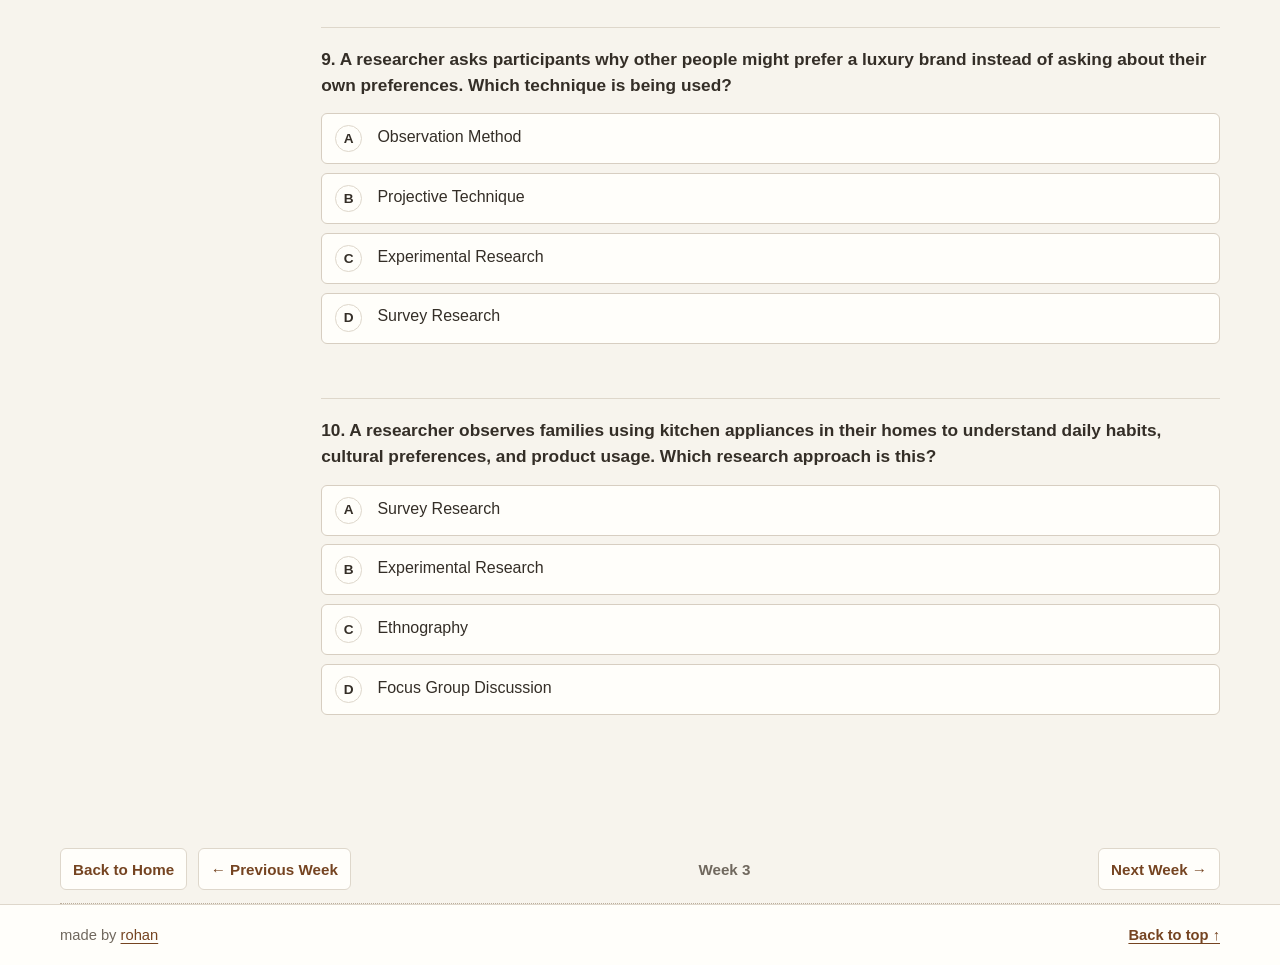
<file: week3.html>
<!doctype html>
<html lang="en"><head><meta charset="utf-8"><meta name="viewport" content="width=device-width, initial-scale=1"><meta name="description" content="Week 3 Marketing Management notes on marketing information systems and research problem definition."><title>Week 3 — Capturing Market Insights | Marketing Management</title><link rel="stylesheet" href="css/global.css"><script src="js/quiz.js" defer></script></head><body><a class="skip-link" href="#main">Skip to notes</a><div class="reading-progress" aria-hidden="true"><span></span></div><header class="site-header"><div class="site-header-inner"><a class="site-brand" href="index.html">Marketing <span>Management</span></a><span class="header-note">Study notes · Week 3 of 8</span></div></header><div class="page-shell"><nav class="week-nav" aria-label="Week navigation"><a class="nav-link" href="index.html">Home</a><a class="nav-link" href="week2.html">← Previous Week</a><span class="nav-current" aria-current="page">Week 3</span><a class="nav-link" href="week4.html">Next Week →</a></nav><header class="week-heading"><h1 class="week-title">Capturing Market Insights</h1><p class="week-deck">Study notes on marketing information systems, turning raw data into knowledge, and defining marketing research problems.</p></header><div class="week-layout"><aside class="contents"><strong>On this page</strong><nav aria-label="Table of contents"><a href="#introduction">Introduction</a><a href="#summary">Summary</a><a href="#core-concepts">Core Concepts</a><a href="#takeaways">Key Takeaways</a><a href="#quiz">Quiz</a></nav></aside><main class="study-content" id="main">
<section class="study-section" id="introduction"><h2>What You Will Learn</h2><p class="lead">This week moves from collecting marketing data to interpreting it as knowledge that informs decisions. You will distinguish a manager’s action-oriented decision problem from a researcher’s information-oriented problem, then connect exploratory research and ethnography to the discovery of latent customer needs.</p><p>These ideas matter because organizations need relevant insight, not simply more raw information, to understand customers, competitors and their own capabilities. The source notes indicate that this material covers the Week 3 introduction and terminology shared so far.</p></section>
<section class="study-section" id="summary"><h2>Summary — Consolidated Lecture Notes</h2><h3 class="topic-heading">Capturing market insights</h3><p>In a hyper-competitive business environment, gathering, processing, and acting on relevant market insights is essential for organizational survival and growth.</p><p>Imagine a company launching a product without understanding its target audience, competitors, or broader market trends. This would be like sailing without a compass. Businesses need systematic ways to turn raw data into useful knowledge so they can make better decisions.</p><p>This week introduces the evolution from traditional <strong>Marketing Information Systems (MIS)</strong> to the more comprehensive <strong>Marketing Information and Knowledge Systems (MIKS)</strong>. The emphasis is not merely on collecting information, but on interpreting it to understand customers, competitors, and internal capabilities.</p><div class="callout"><strong>Core idea:</strong> Successful marketing moves beyond collecting data. It turns data into interpreted knowledge that supports decisions, anticipates market changes, and helps build customer advocacy.</div>
<h3 class="topic-heading">From data to knowledge</h3><p>Data is the starting point, not the final answer. It must be placed in context and interpreted before it can guide action.</p><div class="flow"><span>Data</span><i>→</i><span>Information</span><i>→</i><span>Knowledge</span><i>→</i><span>Action / Decision</span></div><div class="topic-grid"><div class="topic-block"><h4>Data</h4><p>Raw facts, figures, or statistics. On their own, they may not explain what is happening.</p></div><div class="topic-block"><h4>Information</h4><p>Data organized or placed in context so that patterns and meaning become clearer.</p></div><div class="topic-block"><h4>Knowledge</h4><p>Information interpreted for action, producing a plan or decision framework.</p></div><div class="topic-block"><h4>Action</h4><p>Using knowledge to make a marketing decision, respond to changes, or identify an opportunity.</p></div></div><div class="callout warning"><strong>Remember:</strong> More data does not automatically mean better decisions. Context, interpretation, and human judgment are needed to create useful knowledge.</div>
<h3 class="topic-heading">Management Decision Problem (MDP) versus Marketing Research Problem (MRP)</h3><div class="table-wrap" role="region" aria-label="MDP and MRP comparison" tabindex="0"><table><thead><tr><th>Aspect</th><th>MDP</th><th>MRP</th></tr></thead><tbody><tr><td><strong>Main focus</strong></td><td>What should the manager do?</td><td>What information is needed, and how can it be obtained?</td></tr><tr><td><strong>Orientation</strong></td><td>Action-oriented</td><td>Information-oriented</td></tr><tr><td><strong>Scope</strong></td><td>Usually broad and based on a business symptom.</td><td>Specific and researchable.</td></tr><tr><td><strong>Example</strong></td><td>“How can we reverse declining sales?”</td><td>“Which factors are causing the target segment’s purchase frequency to fall?”</td></tr></tbody></table></div><p>The MDP is a broad, action-oriented question faced by a manager, often related to symptoms such as declining sales or market share. The MRP is a specific, information-oriented question defining what information is needed to address the MDP. MRP turns a business challenge into a researchable question and guides information gathering.</p><div class="callout"><strong>Easy way to remember:</strong> MDP = the decision the manager must make. MRP = the information researchers need to provide to support that decision.</div>
<h3 class="topic-heading">Exploratory research</h3><p>Exploratory research is useful when a business problem is unclear or not yet precisely defined. Its purpose is to build an initial understanding rather than immediately test a fully formed hypothesis.</p><h4>What it helps with</h4><ul><li>Clarifying and refining the research problem.</li><li>Discovering possible explanations for a business issue.</li><li>Identifying alternatives or opportunities that need further investigation.</li><li>Generating initial insights, often through qualitative methods.</li></ul><div class="callout warning"><strong>Example:</strong> If sales are falling but the reason is unknown, exploratory research might begin with open-ended customer interviews or observation to discover possible causes before designing a larger study.</div>
<h3 class="topic-heading">Ethnography and latent needs</h3><h4>Ethnography</h4><p>Ethnography involves observing customers in their natural surroundings to understand their routines, behaviours, and cultural context. It can reveal differences between what people say they do and what they actually do.</p><h4>Latent needs</h4><p>Latent needs are not always directly expressed. Customers may not recognize a problem clearly or may struggle to describe the solution they want. Observing everyday behaviour can help uncover these hidden needs.</p><div class="callout"><strong>Connection:</strong> Ethnography is one way to discover latent needs because it examines how people actually live, work, and use products or services in context.</div><p><strong>Source note:</strong> The supplied Week 3 lecture notes cover the introduction and terminology shared so far. The practice set below was provided separately and complements, but does not expand, those notes.</p></section>
<section class="study-section" id="core-concepts"><h2>Core Concepts / Definition Table</h2><div class="table-wrap" role="region" aria-label="Week 3 core concept definitions and significance" tabindex="0"><table><thead><tr><th>Term</th><th>Definition</th><th>Significance</th></tr></thead><tbody><tr><td><strong>Marketing Information and Knowledge System (MIKS)</strong></td><td>An evolved concept of MIS that explicitly includes generating and applying knowledge, recognizing that raw data and information must be interpreted for strategic action.</td><td>Highlights the role of human intuition and interpretation in turning information into actionable knowledge for modern marketing.</td></tr><tr><td><strong>Data</strong></td><td>Raw, unorganized facts, figures, or statistics that may not convey significant meaning in isolation.</td><td>The building blocks of marketing insights; data needs context to become useful.</td></tr><tr><td><strong>Knowledge</strong></td><td>Meaningful information interpreted for action, leading to a clear plan or decision framework.</td><td>The goal of MIKS, enabling effective and strategic action in the marketplace.</td></tr><tr><td><strong>Management Decision Problem (MDP)</strong></td><td>A broad, action-oriented question faced by a manager, often related to symptoms such as declining sales or market share.</td><td>The starting point for research because it defines the manager’s need for action.</td></tr><tr><td><strong>Marketing Research Problem (MRP)</strong></td><td>A specific, information-oriented question defining what information is needed to address the management decision problem.</td><td>Turns a business challenge into a researchable question and guides information gathering.</td></tr><tr><td><strong>Exploratory Research</strong></td><td>A research design focused on exploring and understanding a problem, often used when the problem is not clearly defined.</td><td>Helps sharpen the problem definition, identify alternatives, and gain initial insights using qualitative methods.</td></tr><tr><td><strong>Ethnography</strong></td><td>An exploratory research technique that observes customers in their natural environments, drawing from anthropology.</td><td>Uncovers latent needs and cultural influences by studying how products and services fit into everyday life.</td></tr><tr><td><strong>Latent Needs</strong></td><td>Unstated or subconscious needs that consumers may not be aware of or able to articulate directly.</td><td>Discovering these needs can inspire breakthrough product innovations and effective marketing strategies.</td></tr></tbody></table></div></section>
<section class="study-section" id="takeaways"><h2>Key Takeaways</h2><div class="takeaways"><ul><li><strong>MIS → MIKS:</strong> Moves beyond information systems by emphasizing the creation and application of knowledge.</li><li><strong>Data:</strong> Raw facts; context is needed for meaning.</li><li><strong>Knowledge:</strong> Interpreted information that guides action.</li><li><strong>MDP:</strong> A manager’s action-oriented decision problem.</li><li><strong>MRP:</strong> The specific information problem that research must answer.</li><li><strong>Exploratory research:</strong> Helps clarify an unclear problem and discover initial insights.</li><li><strong>Ethnography:</strong> Observes people in their natural environment.</li><li><strong>Latent needs:</strong> Unspoken needs that may lead to valuable innovation.</li></ul></div></section>
<section class="study-section" id="quiz"><h2>Quiz / Practice Questions</h2><p>These 10 practice questions were supplied separately from the original Week 3 lecture notes; their wording, options, answer keys, and explanations are retained.</p><div data-quiz><div class="quiz-tools"><button class="quiz-button secondary" type="button" data-reset-all>Reset All</button><button class="quiz-button" type="button" data-answer-all>Answer All</button><span class="quiz-progress" data-quiz-progress aria-live="polite"></span><span class="quiz-progress" data-quiz-score aria-live="polite"></span></div>
<article class="quiz-question" data-question data-correct="0"><h3>1. A retail company installs a system that collects sales data, analyzes customer buying patterns, and provides reports to marketing managers. Which concept is illustrated?</h3><div class="answer-options"><button class="answer-option" type="button" data-option-index="0"><span class="option-letter">A</span><span>Marketing Information System</span></button><button class="answer-option" type="button" data-option-index="1"><span class="option-letter">B</span><span>Sales Promotion</span></button><button class="answer-option" type="button" data-option-index="2"><span class="option-letter">C</span><span>Market Segmentation</span></button><button class="answer-option" type="button" data-option-index="3"><span class="option-letter">D</span><span>Product Positioning</span></button></div><p class="question-feedback" data-feedback aria-live="polite"></p><p class="answer-explanation" data-explanation hidden><strong>Ans: a —</strong> An MIS collects, analyzes, and provides timely marketing information to support managerial decisions.</p></article>
<article class="quiz-question" data-question data-correct="1"><h3>2. A smartphone company studies competitors’ websites, public reports, customer reviews, and industry trends. Which source of marketing information is being used?</h3><div class="answer-options"><button class="answer-option" type="button" data-option-index="0"><span class="option-letter">A</span><span>Internal Data</span></button><button class="answer-option" type="button" data-option-index="1"><span class="option-letter">B</span><span>Marketing Intelligence</span></button><button class="answer-option" type="button" data-option-index="2"><span class="option-letter">C</span><span>Marketing Research</span></button><button class="answer-option" type="button" data-option-index="3"><span class="option-letter">D</span><span>Sales Forecasting</span></button></div><p class="question-feedback" data-feedback aria-live="polite"></p><p class="answer-explanation" data-explanation hidden><strong>Ans: b —</strong> Marketing intelligence gathers information about competitors, market trends, customers, and the external business environment.</p></article>
<article class="quiz-question" data-question data-correct="3"><h3>3. A company decides what data is needed, selects the research method, and plans how information will be collected. Which step of marketing research is this?</h3><div class="answer-options"><button class="answer-option" type="button" data-option-index="0"><span class="option-letter">A</span><span>Reporting Findings</span></button><button class="answer-option" type="button" data-option-index="1"><span class="option-letter">B</span><span>Defining the Problem</span></button><button class="answer-option" type="button" data-option-index="2"><span class="option-letter">C</span><span>Implementing the Research Plan</span></button><button class="answer-option" type="button" data-option-index="3"><span class="option-letter">D</span><span>Developing the Research Plan</span></button></div><p class="question-feedback" data-feedback aria-live="polite"></p><p class="answer-explanation" data-explanation hidden><strong>Ans: d —</strong> Developing the research plan involves deciding what information is required, which methods to use, and how to collect data.</p></article>
<article class="quiz-question" data-question data-correct="2"><h3>4. A marketing manager reviews daily sales reports, inventory levels, customer orders, and billing records generated within the organization. Which MIS component is being used?</h3><div class="answer-options"><button class="answer-option" type="button" data-option-index="0"><span class="option-letter">A</span><span>Marketing Research System</span></button><button class="answer-option" type="button" data-option-index="1"><span class="option-letter">B</span><span>Marketing Intelligence System</span></button><button class="answer-option" type="button" data-option-index="2"><span class="option-letter">C</span><span>Internal Reporting System</span></button><button class="answer-option" type="button" data-option-index="3"><span class="option-letter">D</span><span>Marketing Decision Support System</span></button></div><p class="question-feedback" data-feedback aria-live="polite"></p><p class="answer-explanation" data-explanation hidden><strong>Ans: c —</strong> The internal reporting system provides information from internal records such as sales, inventory, orders, and billing.</p></article>
<article class="quiz-question" data-question data-correct="1"><h3>5. An online retailer analyzes large amounts of customer purchase data to identify patterns, predict demand, and detect unusual transactions. Which concept is illustrated?</h3><div class="answer-options"><button class="answer-option" type="button" data-option-index="0"><span class="option-letter">A</span><span>Market Segmentation</span></button><button class="answer-option" type="button" data-option-index="1"><span class="option-letter">B</span><span>Data Mining</span></button><button class="answer-option" type="button" data-option-index="2"><span class="option-letter">C</span><span>Sales Forecasting</span></button><button class="answer-option" type="button" data-option-index="3"><span class="option-letter">D</span><span>Internal Reporting</span></button></div><p class="question-feedback" data-feedback aria-live="polite"></p><p class="answer-explanation" data-explanation hidden><strong>Ans: b —</strong> Data mining discovers patterns in large datasets, predicts behavior, and identifies unusual transactions.</p></article>
<article class="quiz-question" data-question data-correct="3"><h3>6. A company launching a smartphone abroad studies government regulations, economic conditions, consumer lifestyles, environmental concerns, and privacy laws. According to PESTEL, these are:</h3><div class="answer-options"><button class="answer-option" type="button" data-option-index="0"><span class="option-letter">A</span><span>Controllable Elements of the Marketing Mix</span></button><button class="answer-option" type="button" data-option-index="1"><span class="option-letter">B</span><span>Internal Organizational Factors</span></button><button class="answer-option" type="button" data-option-index="2"><span class="option-letter">C</span><span>Customer Relationship Management Tools</span></button><button class="answer-option" type="button" data-option-index="3"><span class="option-letter">D</span><span>Uncontrollable Environmental Factors</span></button></div><p class="question-feedback" data-feedback aria-live="polite"></p><p class="answer-explanation" data-explanation hidden><strong>Ans: d —</strong> These are external environmental factors that the company cannot directly control.</p></article>
<article class="quiz-question" data-question data-correct="2"><h3>7. A company notices declining market share but doesn't know why. It researches customer behavior, competitor performance, and market trends to understand the cause. Which type of research is used?</h3><div class="answer-options"><button class="answer-option" type="button" data-option-index="0"><span class="option-letter">A</span><span>Problem-Solving Research</span></button><button class="answer-option" type="button" data-option-index="1"><span class="option-letter">B</span><span>Product Modification Research</span></button><button class="answer-option" type="button" data-option-index="2"><span class="option-letter">C</span><span>Problem Identification Research</span></button><button class="answer-option" type="button" data-option-index="3"><span class="option-letter">D</span><span>Test Marketing Research</span></button></div><p class="question-feedback" data-feedback aria-live="polite"></p><p class="answer-explanation" data-explanation hidden><strong>Ans: c —</strong> Problem identification research investigates the underlying causes of an existing issue.</p></article>
<article class="quiz-question" data-question data-correct="3"><h3>8. A company faces declining sales and must decide whether to reduce prices, increase advertising, or launch a promotional campaign. This is an example of:</h3><div class="answer-options"><button class="answer-option" type="button" data-option-index="0"><span class="option-letter">A</span><span>Marketing Research Problem</span></button><button class="answer-option" type="button" data-option-index="1"><span class="option-letter">B</span><span>Market Segmentation</span></button><button class="answer-option" type="button" data-option-index="2"><span class="option-letter">C</span><span>Product Positioning</span></button><button class="answer-option" type="button" data-option-index="3"><span class="option-letter">D</span><span>Management Decision Problem</span></button></div><p class="question-feedback" data-feedback aria-live="polite"></p><p class="answer-explanation" data-explanation hidden><strong>Ans: d —</strong> A management decision problem focuses on choosing what action the company should take.</p></article>
<article class="quiz-question" data-question data-correct="1"><h3>9. A researcher asks participants why other people might prefer a luxury brand instead of asking about their own preferences. Which technique is being used?</h3><div class="answer-options"><button class="answer-option" type="button" data-option-index="0"><span class="option-letter">A</span><span>Observation Method</span></button><button class="answer-option" type="button" data-option-index="1"><span class="option-letter">B</span><span>Projective Technique</span></button><button class="answer-option" type="button" data-option-index="2"><span class="option-letter">C</span><span>Experimental Research</span></button><button class="answer-option" type="button" data-option-index="3"><span class="option-letter">D</span><span>Survey Research</span></button></div><p class="question-feedback" data-feedback aria-live="polite"></p><p class="answer-explanation" data-explanation hidden><strong>Ans: b —</strong> Projective techniques indirectly explore respondents’ hidden attitudes and feelings through their perceptions of others.</p></article>
<article class="quiz-question" data-question data-correct="2"><h3>10. A researcher observes families using kitchen appliances in their homes to understand daily habits, cultural preferences, and product usage. Which research approach is this?</h3><div class="answer-options"><button class="answer-option" type="button" data-option-index="0"><span class="option-letter">A</span><span>Survey Research</span></button><button class="answer-option" type="button" data-option-index="1"><span class="option-letter">B</span><span>Experimental Research</span></button><button class="answer-option" type="button" data-option-index="2"><span class="option-letter">C</span><span>Ethnography</span></button><button class="answer-option" type="button" data-option-index="3"><span class="option-letter">D</span><span>Focus Group Discussion</span></button></div><p class="question-feedback" data-feedback aria-live="polite"></p><p class="answer-explanation" data-explanation hidden><strong>Ans: c —</strong> Ethnography studies people in their natural environments to understand their culture, habits, lifestyles, and actual behavior.</p></article>
</div></section></main></div><nav class="week-nav" aria-label="Week navigation"><a class="nav-link" href="index.html">Back to Home</a><a class="nav-link" href="week2.html">← Previous Week</a><span class="nav-current">Week 3</span><a class="nav-link" href="week4.html">Next Week →</a></nav></div><footer class="site-footer"><div class="site-footer-inner"><p>made by <a href="https://github.com/Rohan-Shridhar" target="_blank" rel="noopener noreferrer">rohan</a></p><a class="back-top" href="#main">Back to top ↑</a></div></footer><script src="js/site.js" defer></script></body></html>
</file>
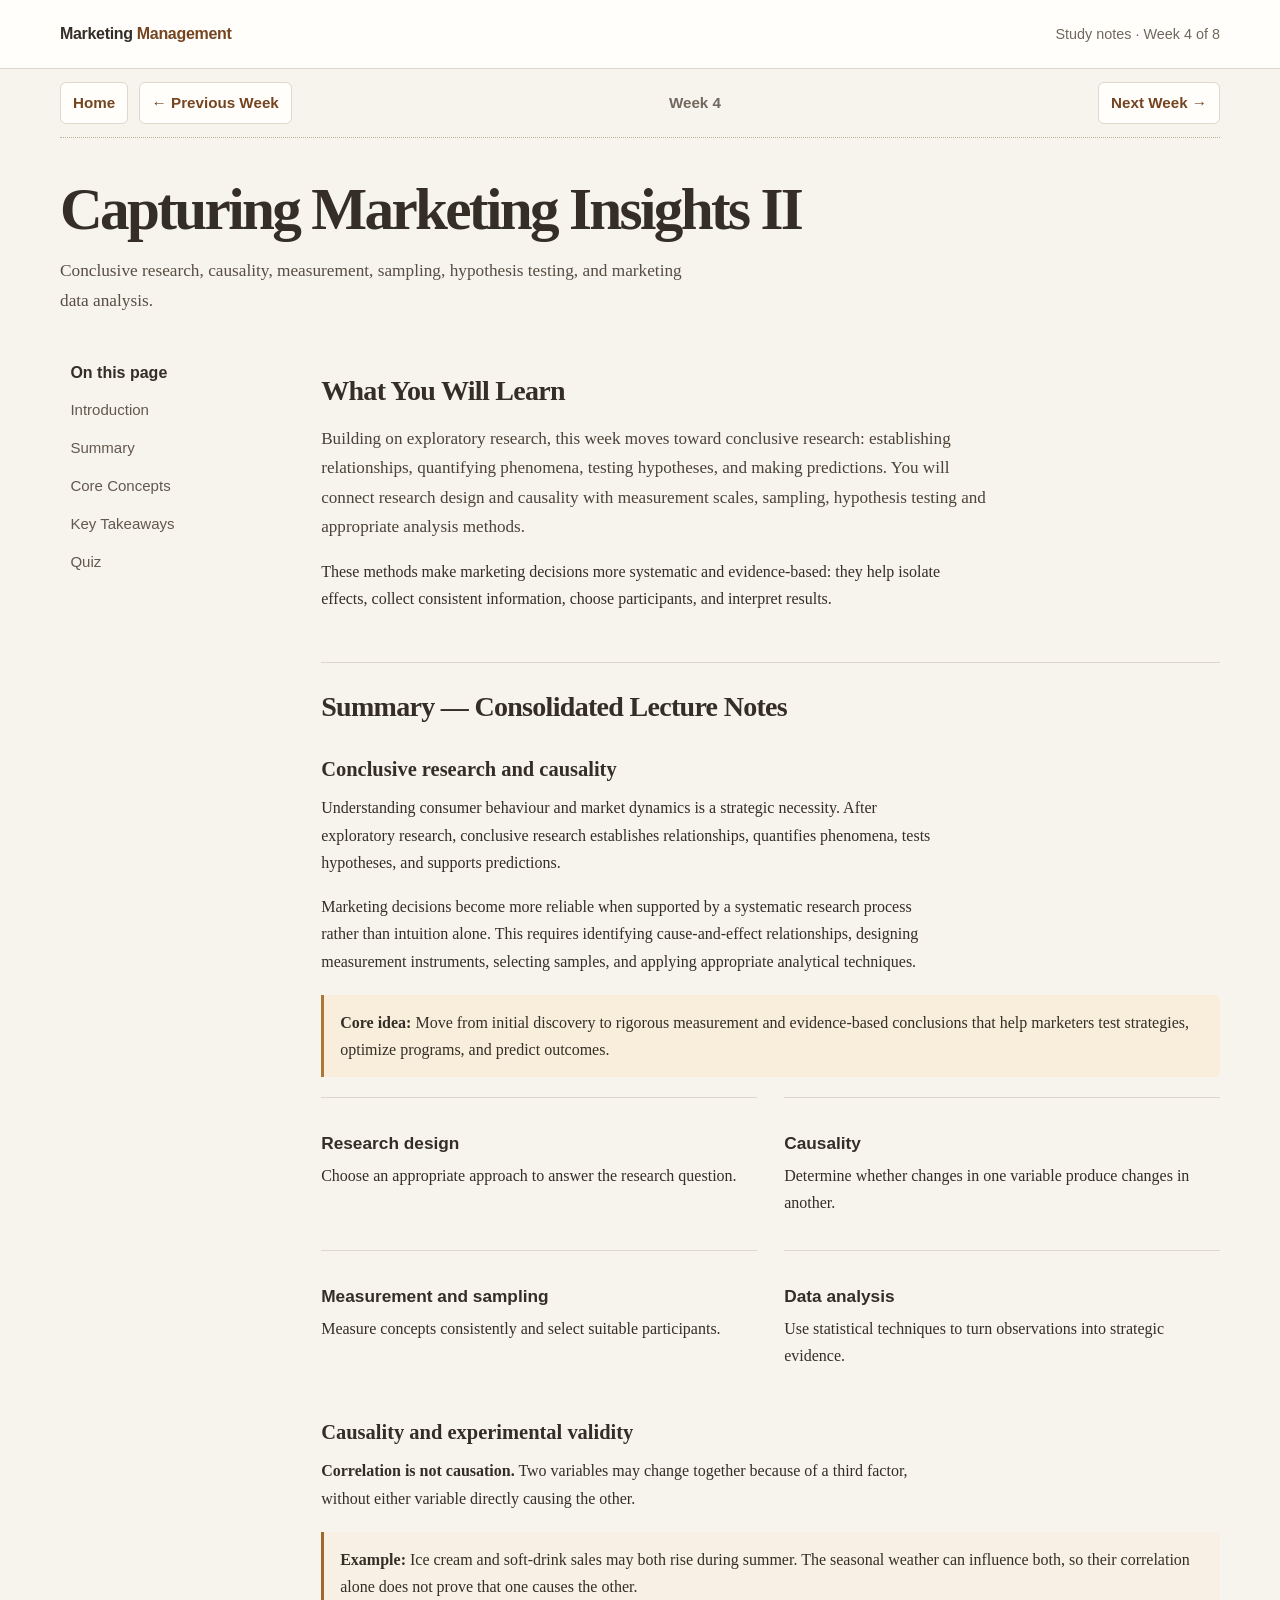
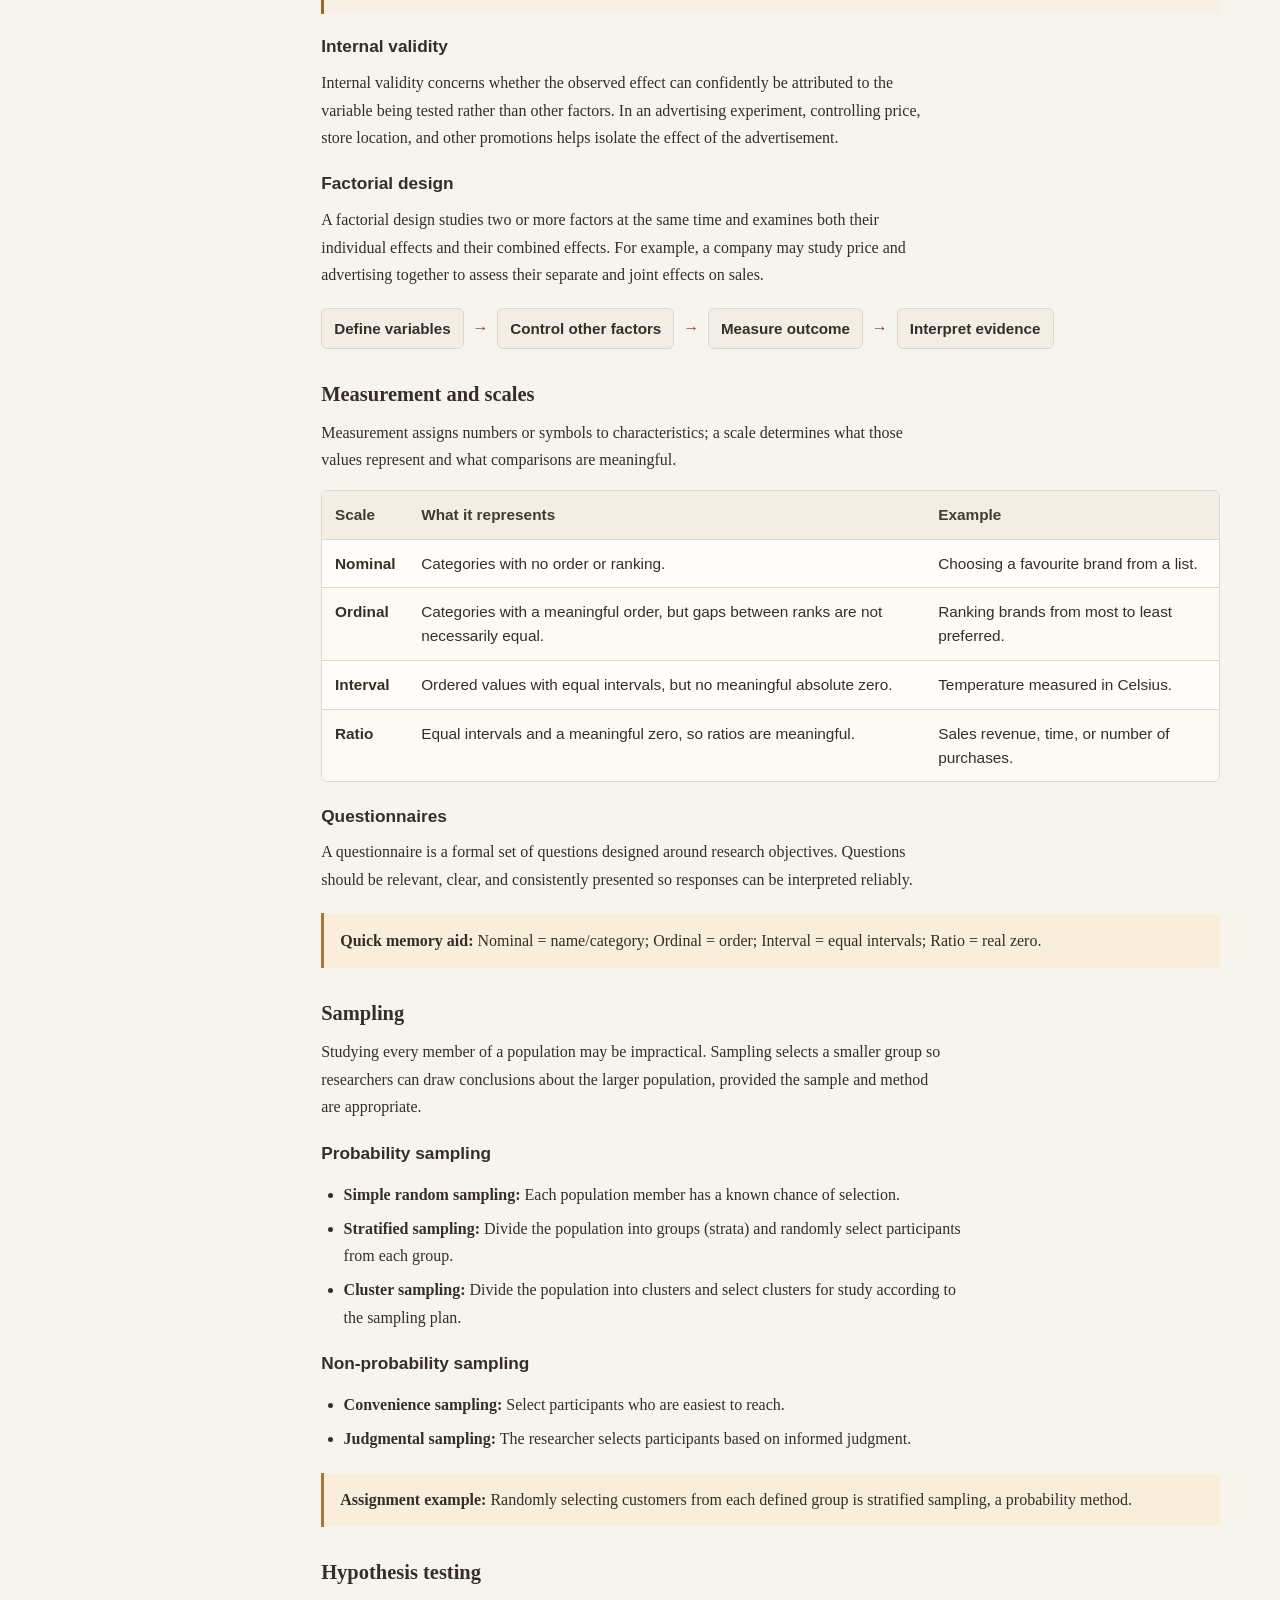
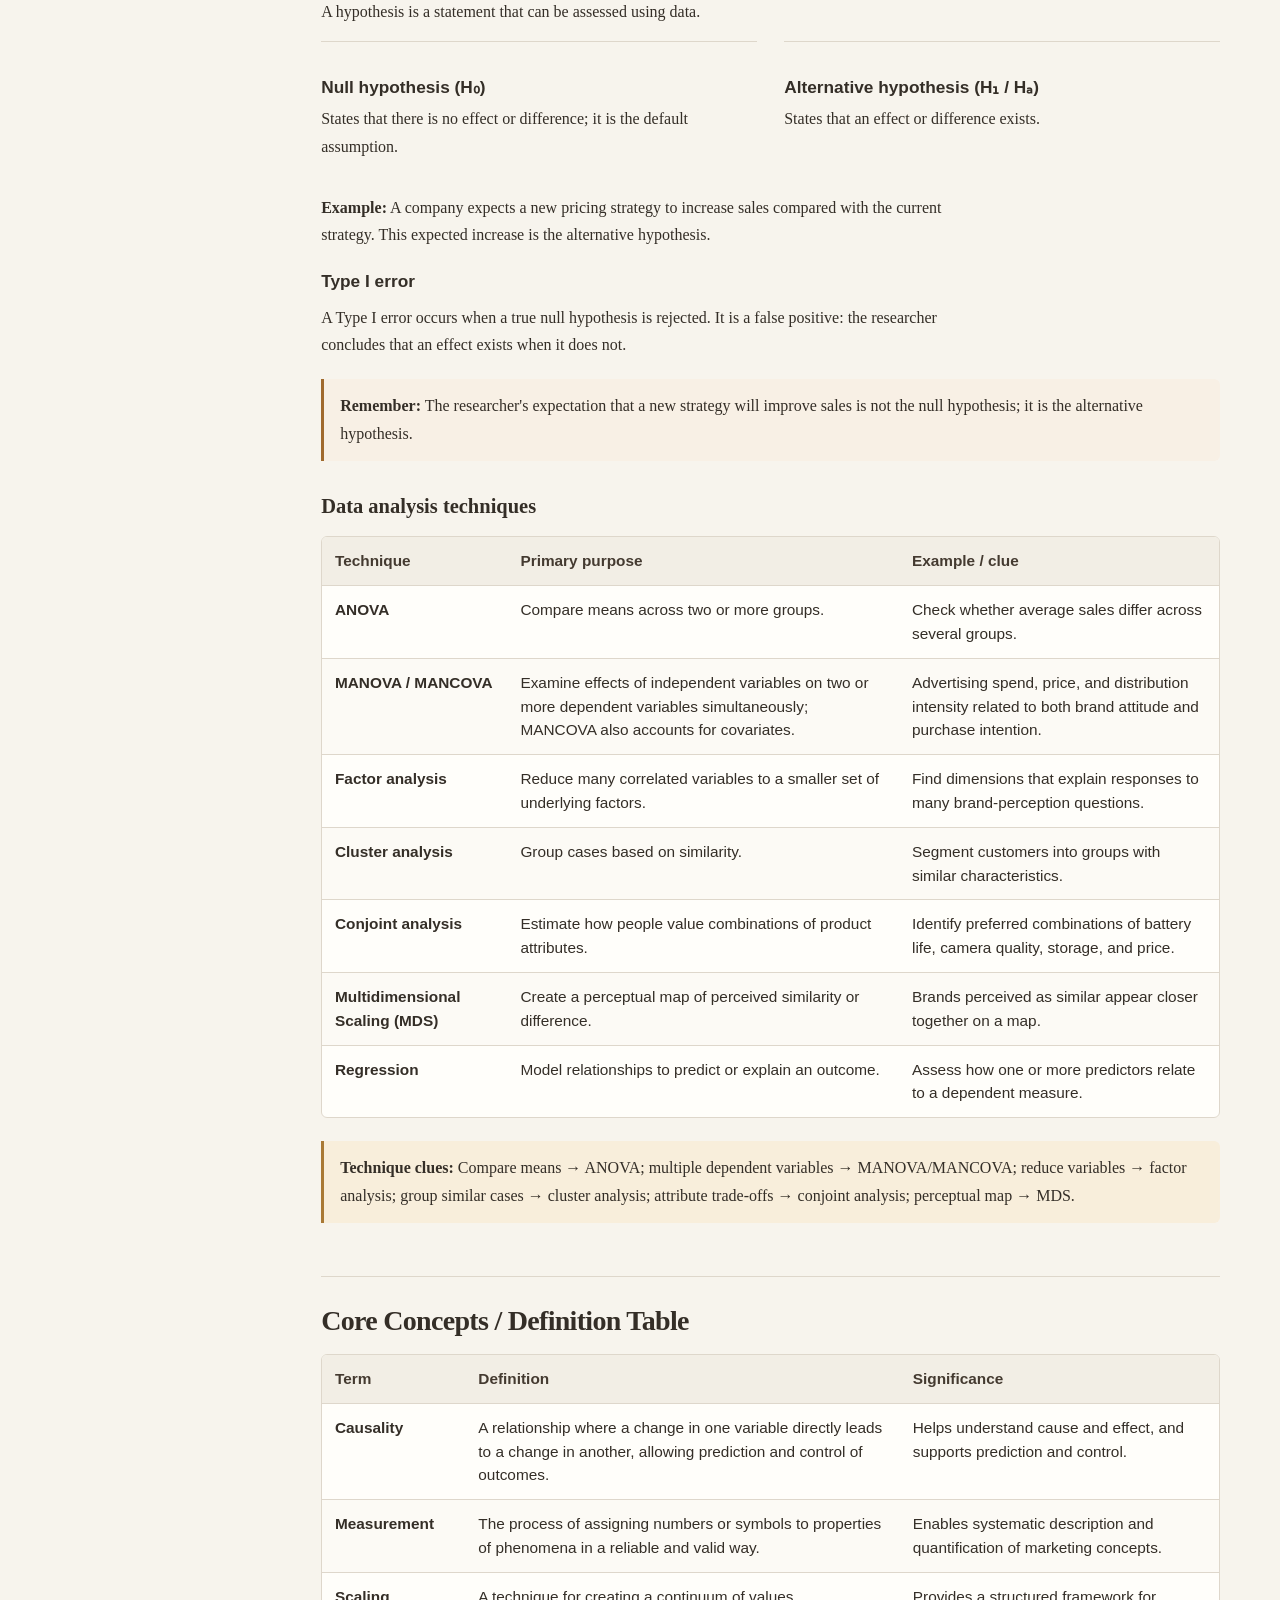
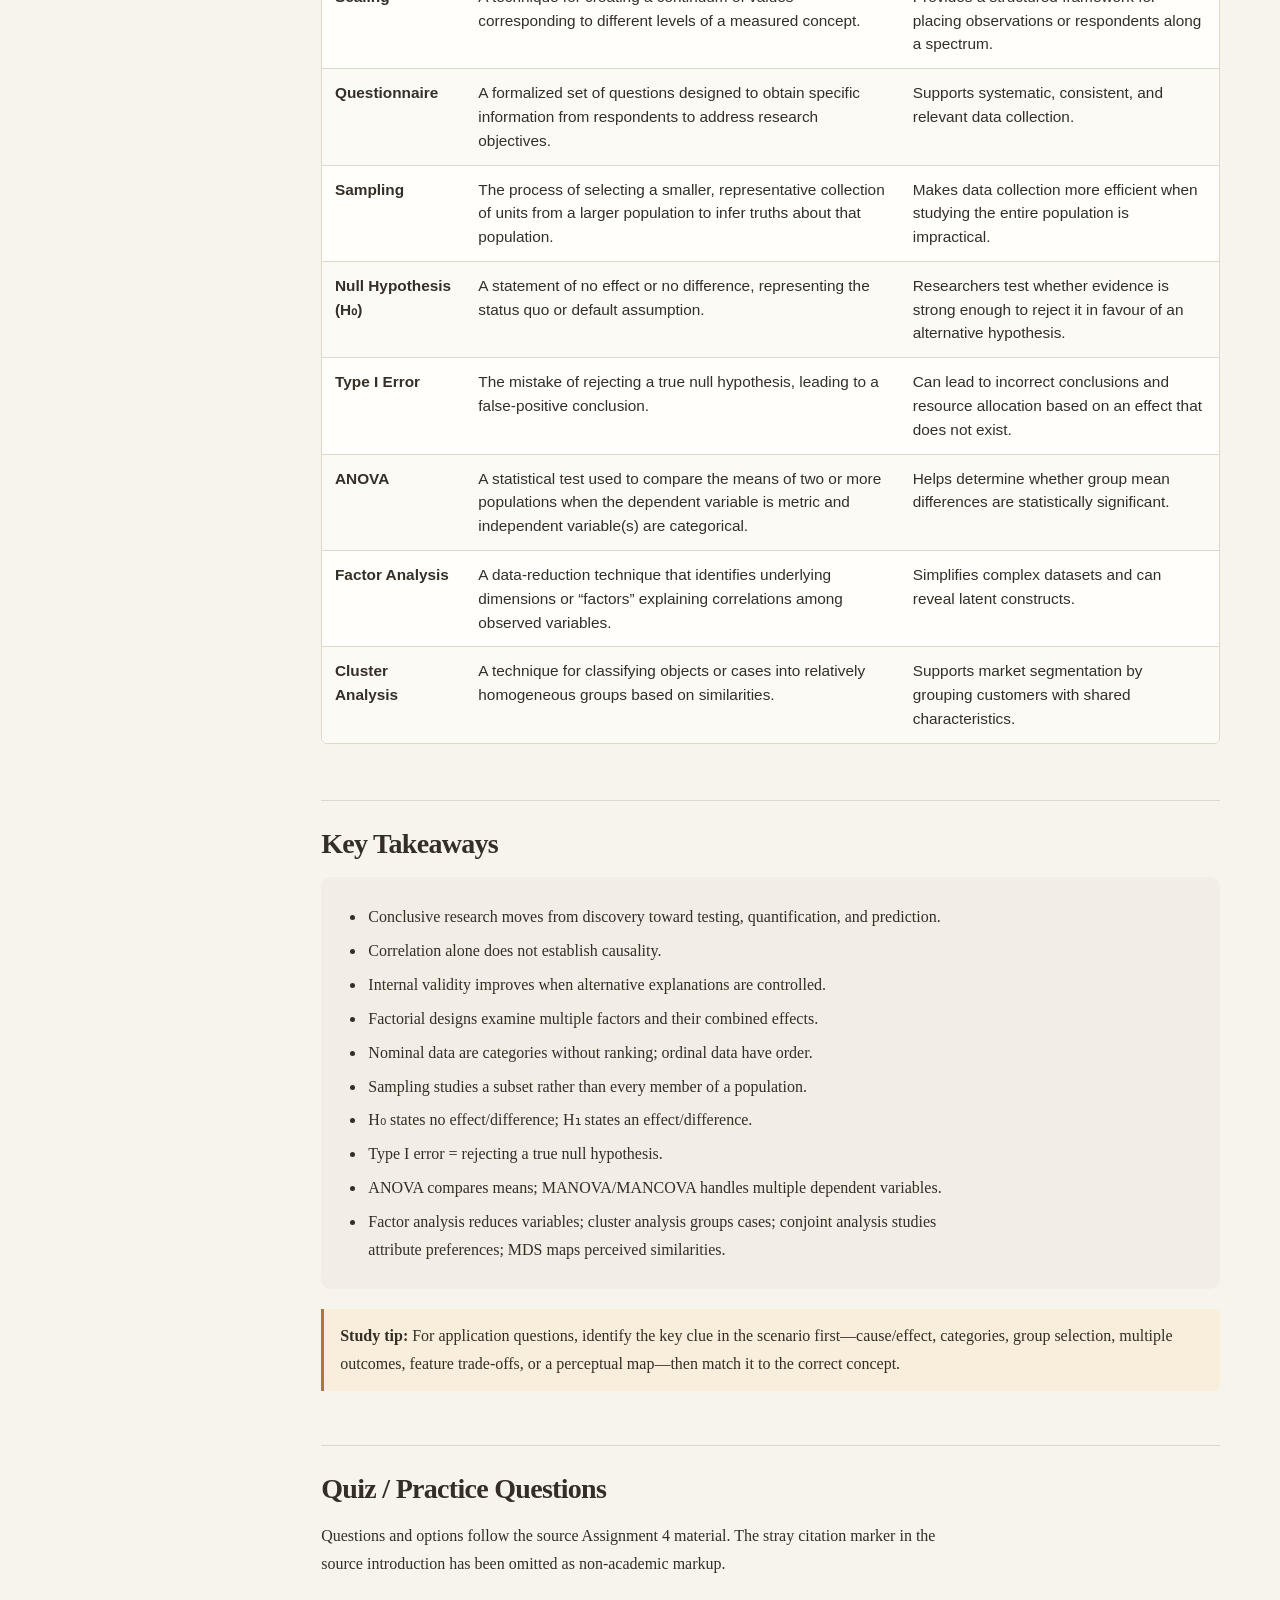
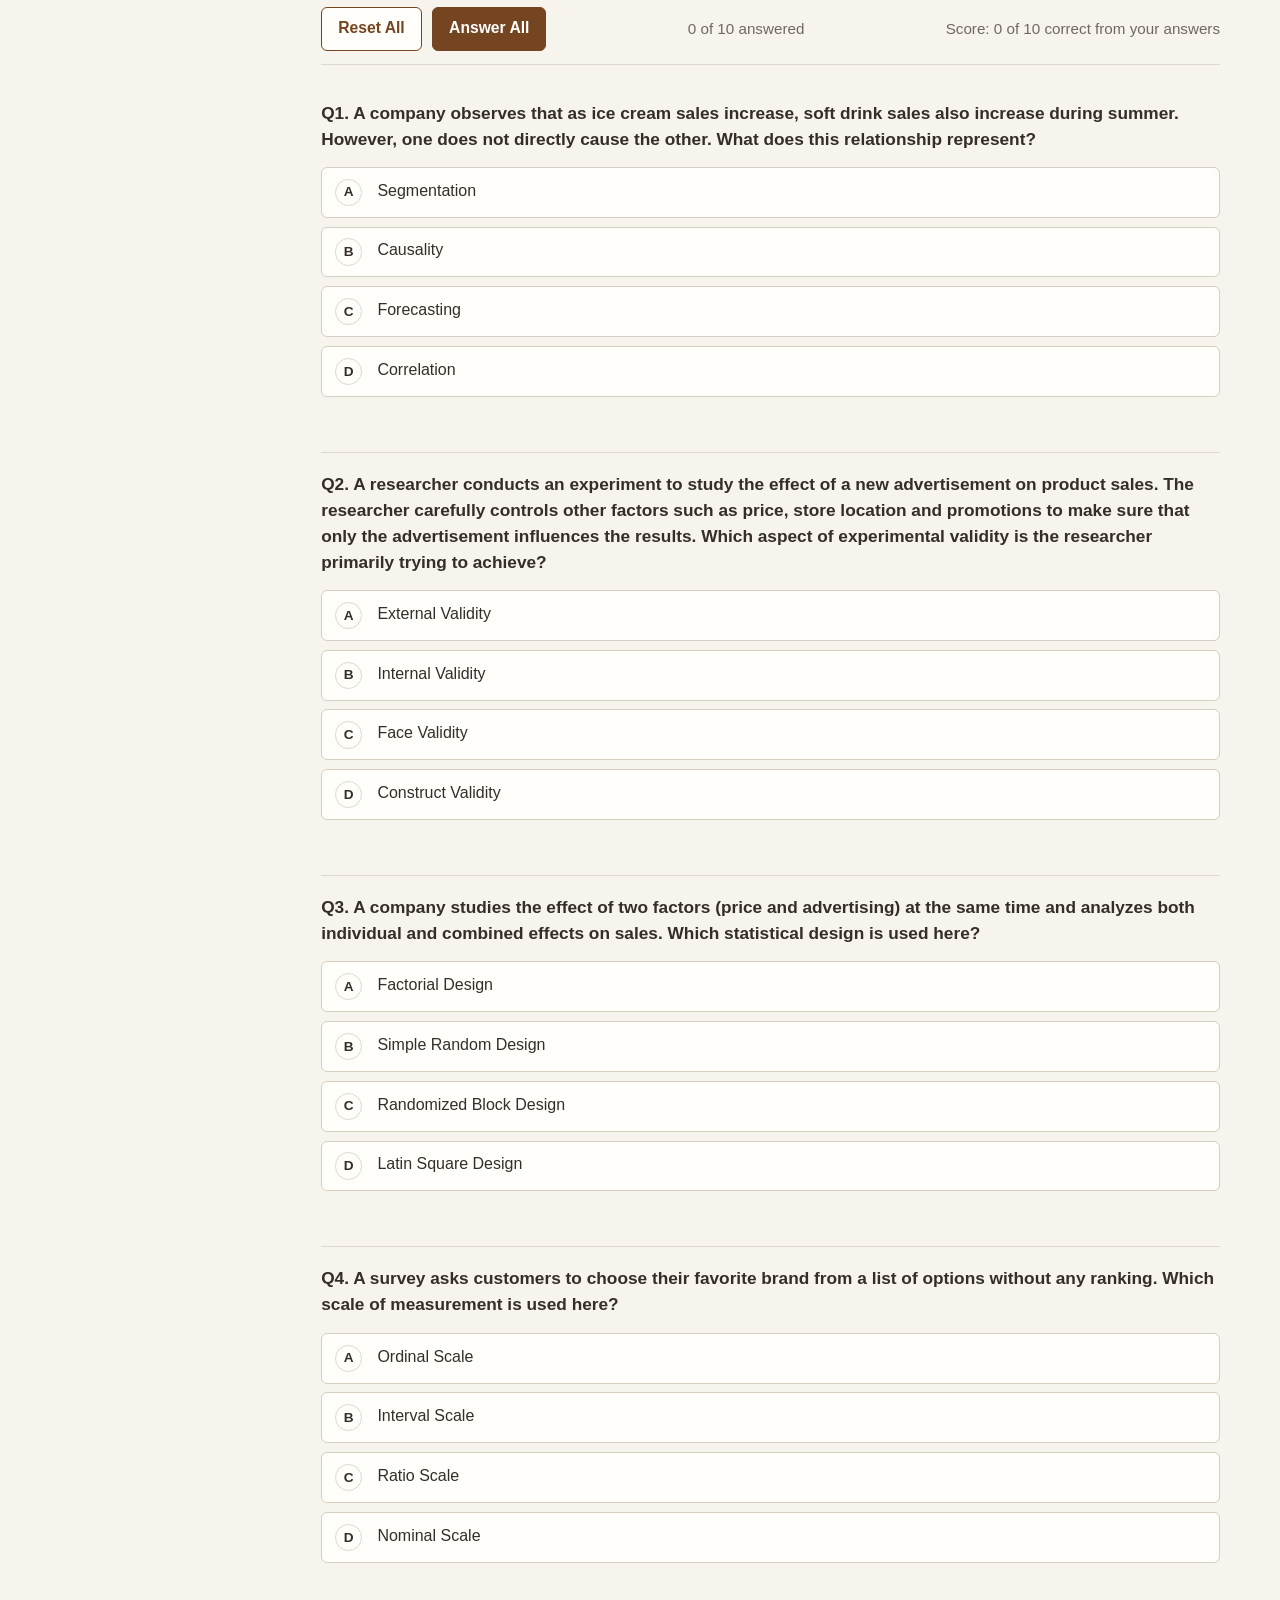
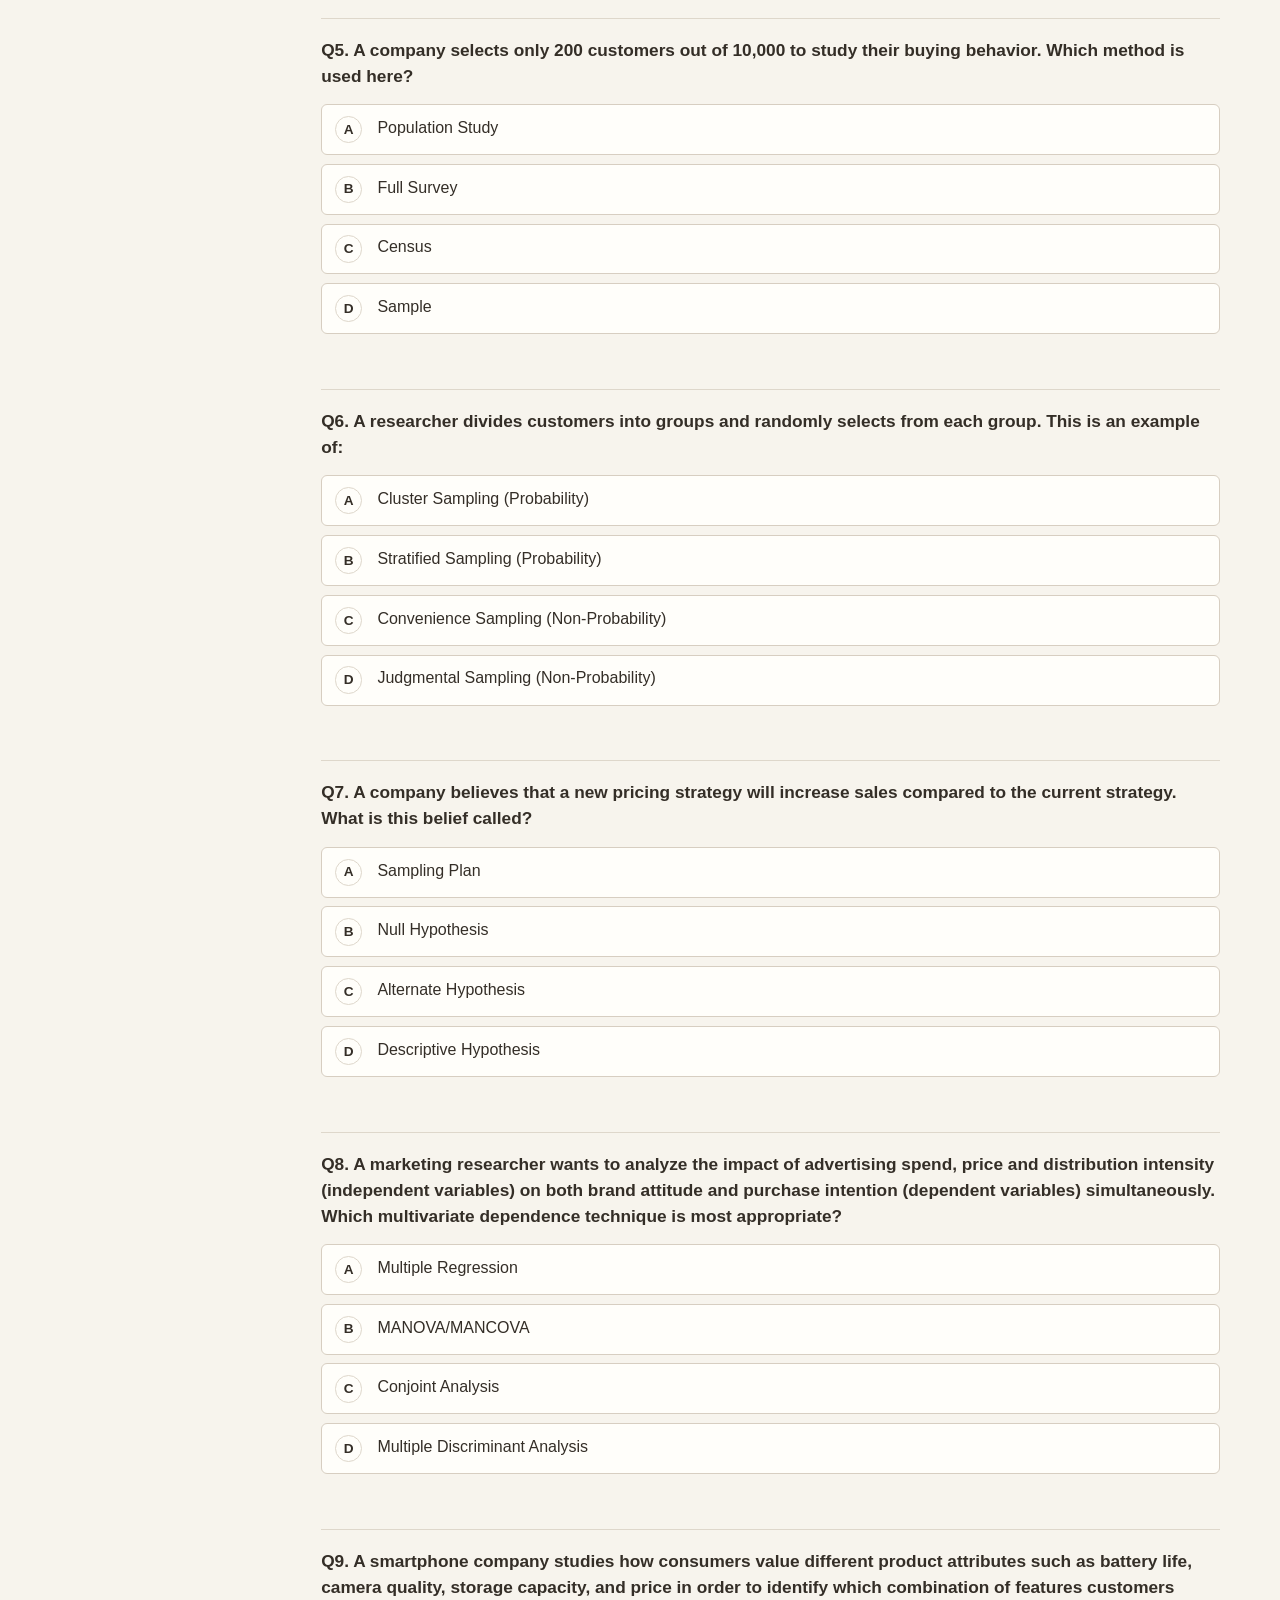
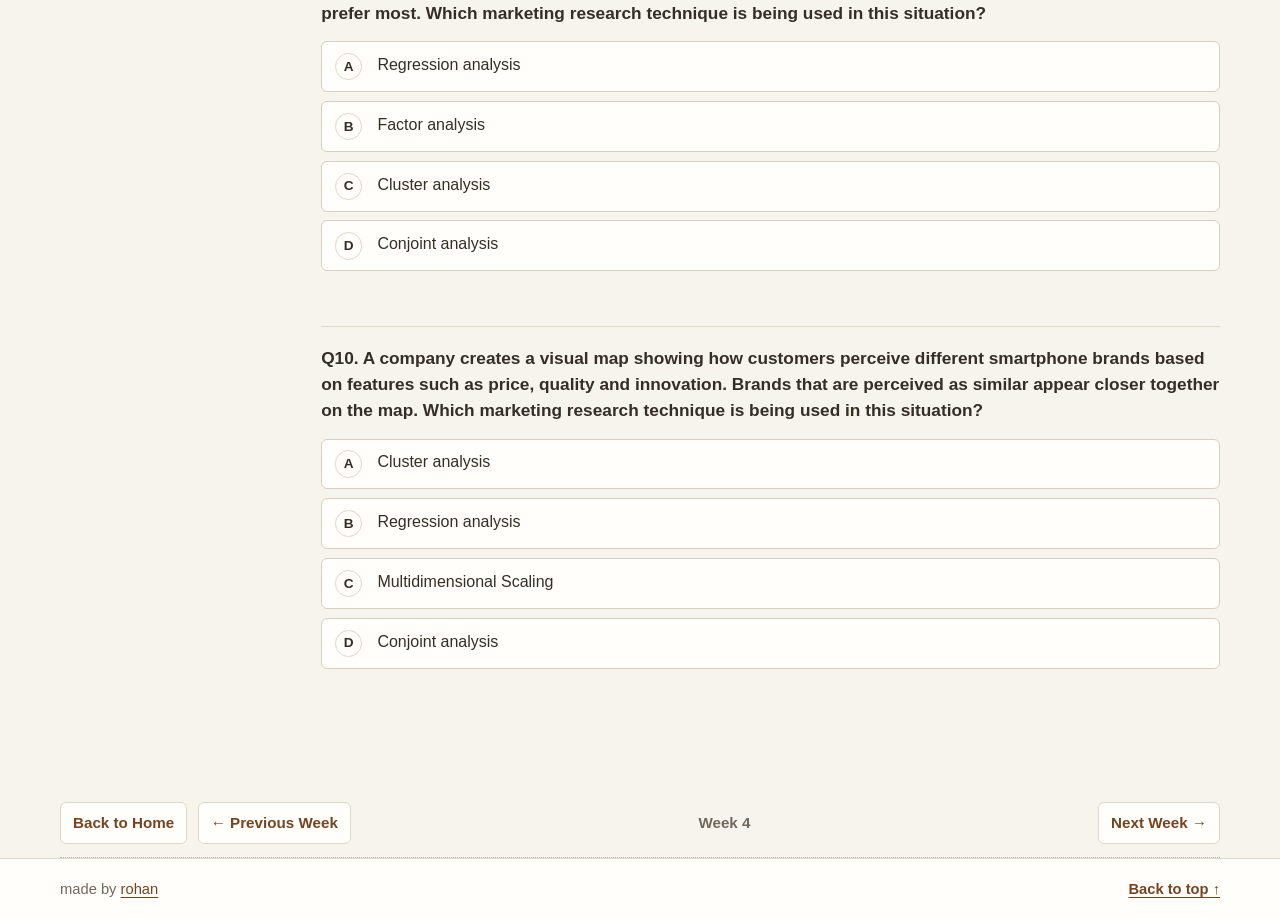
<file: week4.html>
<!doctype html><html lang="en"><head><meta charset="utf-8"><meta name="viewport" content="width=device-width, initial-scale=1"><meta name="description" content="Week 4 Marketing Management notes on conclusive research, sampling and analysis."><title>Week 4 — Capturing Marketing Insights II | Marketing Management</title><link rel="stylesheet" href="css/global.css"><script src="js/quiz.js" defer></script></head><body><a class="skip-link" href="#main">Skip to notes</a><div class="reading-progress" aria-hidden="true"><span></span></div><header class="site-header"><div class="site-header-inner"><a class="site-brand" href="index.html">Marketing <span>Management</span></a><span class="header-note">Study notes · Week 4 of 8</span></div></header><div class="page-shell"><nav class="week-nav" aria-label="Week navigation"><a class="nav-link" href="index.html">Home</a><a class="nav-link" href="week3.html">← Previous Week</a><span class="nav-current" aria-current="page">Week 4</span><a class="nav-link" href="week5.html">Next Week →</a></nav><header class="week-heading"><h1 class="week-title">Capturing Marketing Insights II</h1><p class="week-deck">Conclusive research, causality, measurement, sampling, hypothesis testing, and marketing data analysis.</p></header><div class="week-layout"><aside class="contents"><strong>On this page</strong><nav aria-label="Table of contents"><a href="#introduction">Introduction</a><a href="#summary">Summary</a><a href="#core-concepts">Core Concepts</a><a href="#takeaways">Key Takeaways</a><a href="#quiz">Quiz</a></nav></aside><main class="study-content" id="main">
<section class="study-section" id="introduction"><h2>What You Will Learn</h2><p class="lead">Building on exploratory research, this week moves toward conclusive research: establishing relationships, quantifying phenomena, testing hypotheses, and making predictions. You will connect research design and causality with measurement scales, sampling, hypothesis testing and appropriate analysis methods.</p><p>These methods make marketing decisions more systematic and evidence-based: they help isolate effects, collect consistent information, choose participants, and interpret results.</p></section>
<section class="study-section" id="summary"><h2>Summary — Consolidated Lecture Notes</h2><h3 class="topic-heading">Conclusive research and causality</h3><p>Understanding consumer behaviour and market dynamics is a strategic necessity. After exploratory research, conclusive research establishes relationships, quantifies phenomena, tests hypotheses, and supports predictions.</p><p>Marketing decisions become more reliable when supported by a systematic research process rather than intuition alone. This requires identifying cause-and-effect relationships, designing measurement instruments, selecting samples, and applying appropriate analytical techniques.</p><div class="callout"><strong>Core idea:</strong> Move from initial discovery to rigorous measurement and evidence-based conclusions that help marketers test strategies, optimize programs, and predict outcomes.</div><div class="topic-grid"><div class="topic-block"><h4>Research design</h4><p>Choose an appropriate approach to answer the research question.</p></div><div class="topic-block"><h4>Causality</h4><p>Determine whether changes in one variable produce changes in another.</p></div><div class="topic-block"><h4>Measurement and sampling</h4><p>Measure concepts consistently and select suitable participants.</p></div><div class="topic-block"><h4>Data analysis</h4><p>Use statistical techniques to turn observations into strategic evidence.</p></div></div>
<h3 class="topic-heading">Causality and experimental validity</h3><p><strong>Correlation is not causation.</strong> Two variables may change together because of a third factor, without either variable directly causing the other.</p><div class="callout warning"><strong>Example:</strong> Ice cream and soft-drink sales may both rise during summer. The seasonal weather can influence both, so their correlation alone does not prove that one causes the other.</div><h4>Internal validity</h4><p>Internal validity concerns whether the observed effect can confidently be attributed to the variable being tested rather than other factors. In an advertising experiment, controlling price, store location, and other promotions helps isolate the effect of the advertisement.</p><h4>Factorial design</h4><p>A factorial design studies two or more factors at the same time and examines both their individual effects and their combined effects. For example, a company may study price and advertising together to assess their separate and joint effects on sales.</p><div class="flow"><span>Define variables</span><i>→</i><span>Control other factors</span><i>→</i><span>Measure outcome</span><i>→</i><span>Interpret evidence</span></div>
<h3 class="topic-heading">Measurement and scales</h3><p>Measurement assigns numbers or symbols to characteristics; a scale determines what those values represent and what comparisons are meaningful.</p><div class="table-wrap" role="region" aria-label="Measurement scales and examples" tabindex="0"><table><thead><tr><th>Scale</th><th>What it represents</th><th>Example</th></tr></thead><tbody><tr><td><strong>Nominal</strong></td><td>Categories with no order or ranking.</td><td>Choosing a favourite brand from a list.</td></tr><tr><td><strong>Ordinal</strong></td><td>Categories with a meaningful order, but gaps between ranks are not necessarily equal.</td><td>Ranking brands from most to least preferred.</td></tr><tr><td><strong>Interval</strong></td><td>Ordered values with equal intervals, but no meaningful absolute zero.</td><td>Temperature measured in Celsius.</td></tr><tr><td><strong>Ratio</strong></td><td>Equal intervals and a meaningful zero, so ratios are meaningful.</td><td>Sales revenue, time, or number of purchases.</td></tr></tbody></table></div><h4>Questionnaires</h4><p>A questionnaire is a formal set of questions designed around research objectives. Questions should be relevant, clear, and consistently presented so responses can be interpreted reliably.</p><div class="callout"><strong>Quick memory aid:</strong> Nominal = name/category; Ordinal = order; Interval = equal intervals; Ratio = real zero.</div>
<h3 class="topic-heading">Sampling</h3><p>Studying every member of a population may be impractical. Sampling selects a smaller group so researchers can draw conclusions about the larger population, provided the sample and method are appropriate.</p><h4>Probability sampling</h4><ul><li><strong>Simple random sampling:</strong> Each population member has a known chance of selection.</li><li><strong>Stratified sampling:</strong> Divide the population into groups (strata) and randomly select participants from each group.</li><li><strong>Cluster sampling:</strong> Divide the population into clusters and select clusters for study according to the sampling plan.</li></ul><h4>Non-probability sampling</h4><ul><li><strong>Convenience sampling:</strong> Select participants who are easiest to reach.</li><li><strong>Judgmental sampling:</strong> The researcher selects participants based on informed judgment.</li></ul><div class="callout"><strong>Assignment example:</strong> Randomly selecting customers from each defined group is stratified sampling, a probability method.</div>
<h3 class="topic-heading">Hypothesis testing</h3><p>A hypothesis is a statement that can be assessed using data.</p><div class="topic-grid"><div class="topic-block"><h4>Null hypothesis (H₀)</h4><p>States that there is no effect or difference; it is the default assumption.</p></div><div class="topic-block"><h4>Alternative hypothesis (H₁ / Hₐ)</h4><p>States that an effect or difference exists.</p></div></div><p><strong>Example:</strong> A company expects a new pricing strategy to increase sales compared with the current strategy. This expected increase is the alternative hypothesis.</p><h4>Type I error</h4><p>A Type I error occurs when a true null hypothesis is rejected. It is a false positive: the researcher concludes that an effect exists when it does not.</p><div class="callout warning"><strong>Remember:</strong> The researcher's expectation that a new strategy will improve sales is not the null hypothesis; it is the alternative hypothesis.</div>
<h3 class="topic-heading">Data analysis techniques</h3><div class="table-wrap" role="region" aria-label="Marketing research analysis techniques" tabindex="0"><table><thead><tr><th>Technique</th><th>Primary purpose</th><th>Example / clue</th></tr></thead><tbody><tr><td><strong>ANOVA</strong></td><td>Compare means across two or more groups.</td><td>Check whether average sales differ across several groups.</td></tr><tr><td><strong>MANOVA / MANCOVA</strong></td><td>Examine effects of independent variables on two or more dependent variables simultaneously; MANCOVA also accounts for covariates.</td><td>Advertising spend, price, and distribution intensity related to both brand attitude and purchase intention.</td></tr><tr><td><strong>Factor analysis</strong></td><td>Reduce many correlated variables to a smaller set of underlying factors.</td><td>Find dimensions that explain responses to many brand-perception questions.</td></tr><tr><td><strong>Cluster analysis</strong></td><td>Group cases based on similarity.</td><td>Segment customers into groups with similar characteristics.</td></tr><tr><td><strong>Conjoint analysis</strong></td><td>Estimate how people value combinations of product attributes.</td><td>Identify preferred combinations of battery life, camera quality, storage, and price.</td></tr><tr><td><strong>Multidimensional Scaling (MDS)</strong></td><td>Create a perceptual map of perceived similarity or difference.</td><td>Brands perceived as similar appear closer together on a map.</td></tr><tr><td><strong>Regression</strong></td><td>Model relationships to predict or explain an outcome.</td><td>Assess how one or more predictors relate to a dependent measure.</td></tr></tbody></table></div><div class="callout"><strong>Technique clues:</strong> Compare means → ANOVA; multiple dependent variables → MANOVA/MANCOVA; reduce variables → factor analysis; group similar cases → cluster analysis; attribute trade-offs → conjoint analysis; perceptual map → MDS.</div>
</section>
<section class="study-section" id="core-concepts"><h2>Core Concepts / Definition Table</h2><div class="table-wrap" role="region" aria-label="Week 4 core concept definitions and significance" tabindex="0"><table><thead><tr><th>Term</th><th>Definition</th><th>Significance</th></tr></thead><tbody><tr><td><strong>Causality</strong></td><td>A relationship where a change in one variable directly leads to a change in another, allowing prediction and control of outcomes.</td><td>Helps understand cause and effect, and supports prediction and control.</td></tr><tr><td><strong>Measurement</strong></td><td>The process of assigning numbers or symbols to properties of phenomena in a reliable and valid way.</td><td>Enables systematic description and quantification of marketing concepts.</td></tr><tr><td><strong>Scaling</strong></td><td>A technique for creating a continuum of values corresponding to different levels of a measured concept.</td><td>Provides a structured framework for placing observations or respondents along a spectrum.</td></tr><tr><td><strong>Questionnaire</strong></td><td>A formalized set of questions designed to obtain specific information from respondents to address research objectives.</td><td>Supports systematic, consistent, and relevant data collection.</td></tr><tr><td><strong>Sampling</strong></td><td>The process of selecting a smaller, representative collection of units from a larger population to infer truths about that population.</td><td>Makes data collection more efficient when studying the entire population is impractical.</td></tr><tr><td><strong>Null Hypothesis (H₀)</strong></td><td>A statement of no effect or no difference, representing the status quo or default assumption.</td><td>Researchers test whether evidence is strong enough to reject it in favour of an alternative hypothesis.</td></tr><tr><td><strong>Type I Error</strong></td><td>The mistake of rejecting a true null hypothesis, leading to a false-positive conclusion.</td><td>Can lead to incorrect conclusions and resource allocation based on an effect that does not exist.</td></tr><tr><td><strong>ANOVA</strong></td><td>A statistical test used to compare the means of two or more populations when the dependent variable is metric and independent variable(s) are categorical.</td><td>Helps determine whether group mean differences are statistically significant.</td></tr><tr><td><strong>Factor Analysis</strong></td><td>A data-reduction technique that identifies underlying dimensions or “factors” explaining correlations among observed variables.</td><td>Simplifies complex datasets and can reveal latent constructs.</td></tr><tr><td><strong>Cluster Analysis</strong></td><td>A technique for classifying objects or cases into relatively homogeneous groups based on similarities.</td><td>Supports market segmentation by grouping customers with shared characteristics.</td></tr></tbody></table></div></section>
<section class="study-section" id="takeaways"><h2>Key Takeaways</h2><div class="takeaways"><ul><li>Conclusive research moves from discovery toward testing, quantification, and prediction.</li><li>Correlation alone does not establish causality.</li><li>Internal validity improves when alternative explanations are controlled.</li><li>Factorial designs examine multiple factors and their combined effects.</li><li>Nominal data are categories without ranking; ordinal data have order.</li><li>Sampling studies a subset rather than every member of a population.</li><li>H₀ states no effect/difference; H₁ states an effect/difference.</li><li>Type I error = rejecting a true null hypothesis.</li><li>ANOVA compares means; MANOVA/MANCOVA handles multiple dependent variables.</li><li>Factor analysis reduces variables; cluster analysis groups cases; conjoint analysis studies attribute preferences; MDS maps perceived similarities.</li></ul></div><div class="callout"><strong>Study tip:</strong> For application questions, identify the key clue in the scenario first—cause/effect, categories, group selection, multiple outcomes, feature trade-offs, or a perceptual map—then match it to the correct concept.</div></section>
<section class="study-section" id="quiz"><h2>Quiz / Practice Questions</h2><p>Questions and options follow the source Assignment 4 material. The stray citation marker in the source introduction has been omitted as non-academic markup.</p><div data-quiz><div class="quiz-tools"><button class="quiz-button secondary" type="button" data-reset-all>Reset All</button><button class="quiz-button" type="button" data-answer-all>Answer All</button><span class="quiz-progress" data-quiz-progress aria-live="polite"></span><span class="quiz-progress" data-quiz-score aria-live="polite"></span></div>
<article class="quiz-question" data-question data-correct="3"><h3>Q1. A company observes that as ice cream sales increase, soft drink sales also increase during summer. However, one does not directly cause the other. What does this relationship represent?</h3><div class="answer-options"><button class="answer-option" type="button" data-option-index="0"><span class="option-letter">A</span><span>Segmentation</span></button><button class="answer-option" type="button" data-option-index="1"><span class="option-letter">B</span><span>Causality</span></button><button class="answer-option" type="button" data-option-index="2"><span class="option-letter">C</span><span>Forecasting</span></button><button class="answer-option" type="button" data-option-index="3"><span class="option-letter">D</span><span>Correlation</span></button></div><p class="question-feedback" data-feedback aria-live="polite"></p><p class="answer-explanation" data-explanation hidden><strong>Answer: d) Correlation.</strong> Correlation means two variables change together, but it does not necessarily mean one causes the other. Summer conditions can affect both sales.</p></article>
<article class="quiz-question" data-question data-correct="1"><h3>Q2. A researcher conducts an experiment to study the effect of a new advertisement on product sales. The researcher carefully controls other factors such as price, store location and promotions to make sure that only the advertisement influences the results. Which aspect of experimental validity is the researcher primarily trying to achieve?</h3><div class="answer-options"><button class="answer-option" type="button" data-option-index="0"><span class="option-letter">A</span><span>External Validity</span></button><button class="answer-option" type="button" data-option-index="1"><span class="option-letter">B</span><span>Internal Validity</span></button><button class="answer-option" type="button" data-option-index="2"><span class="option-letter">C</span><span>Face Validity</span></button><button class="answer-option" type="button" data-option-index="3"><span class="option-letter">D</span><span>Construct Validity</span></button></div><p class="question-feedback" data-feedback aria-live="polite"></p><p class="answer-explanation" data-explanation hidden><strong>Answer: b) Internal Validity.</strong> Controlling other factors helps isolate whether the advertisement caused the observed effect.</p></article>
<article class="quiz-question" data-question data-correct="0"><h3>Q3. A company studies the effect of two factors (price and advertising) at the same time and analyzes both individual and combined effects on sales. Which statistical design is used here?</h3><div class="answer-options"><button class="answer-option" type="button" data-option-index="0"><span class="option-letter">A</span><span>Factorial Design</span></button><button class="answer-option" type="button" data-option-index="1"><span class="option-letter">B</span><span>Simple Random Design</span></button><button class="answer-option" type="button" data-option-index="2"><span class="option-letter">C</span><span>Randomized Block Design</span></button><button class="answer-option" type="button" data-option-index="3"><span class="option-letter">D</span><span>Latin Square Design</span></button></div><p class="question-feedback" data-feedback aria-live="polite"></p><p class="answer-explanation" data-explanation hidden><strong>Answer: a) Factorial Design.</strong> It studies two or more factors simultaneously, including their individual and combined effects.</p></article>
<article class="quiz-question" data-question data-correct="3"><h3>Q4. A survey asks customers to choose their favorite brand from a list of options without any ranking. Which scale of measurement is used here?</h3><div class="answer-options"><button class="answer-option" type="button" data-option-index="0"><span class="option-letter">A</span><span>Ordinal Scale</span></button><button class="answer-option" type="button" data-option-index="1"><span class="option-letter">B</span><span>Interval Scale</span></button><button class="answer-option" type="button" data-option-index="2"><span class="option-letter">C</span><span>Ratio Scale</span></button><button class="answer-option" type="button" data-option-index="3"><span class="option-letter">D</span><span>Nominal Scale</span></button></div><p class="question-feedback" data-feedback aria-live="polite"></p><p class="answer-explanation" data-explanation hidden><strong>Answer: d) Nominal Scale.</strong> The response identifies a category without assigning any order or rank.</p></article>
<article class="quiz-question" data-question data-correct="3"><h3>Q5. A company selects only 200 customers out of 10,000 to study their buying behavior. Which method is used here?</h3><div class="answer-options"><button class="answer-option" type="button" data-option-index="0"><span class="option-letter">A</span><span>Population Study</span></button><button class="answer-option" type="button" data-option-index="1"><span class="option-letter">B</span><span>Full Survey</span></button><button class="answer-option" type="button" data-option-index="2"><span class="option-letter">C</span><span>Census</span></button><button class="answer-option" type="button" data-option-index="3"><span class="option-letter">D</span><span>Sample</span></button></div><p class="question-feedback" data-feedback aria-live="polite"></p><p class="answer-explanation" data-explanation hidden><strong>Answer: d) Sample.</strong> The 200 customers are a smaller subset selected from the population of 10,000 customers.</p></article>
<article class="quiz-question" data-question data-correct="1"><h3>Q6. A researcher divides customers into groups and randomly selects from each group. This is an example of:</h3><div class="answer-options"><button class="answer-option" type="button" data-option-index="0"><span class="option-letter">A</span><span>Cluster Sampling (Probability)</span></button><button class="answer-option" type="button" data-option-index="1"><span class="option-letter">B</span><span>Stratified Sampling (Probability)</span></button><button class="answer-option" type="button" data-option-index="2"><span class="option-letter">C</span><span>Convenience Sampling (Non-Probability)</span></button><button class="answer-option" type="button" data-option-index="3"><span class="option-letter">D</span><span>Judgmental Sampling (Non-Probability)</span></button></div><p class="question-feedback" data-feedback aria-live="polite"></p><p class="answer-explanation" data-explanation hidden><strong>Answer: b) Stratified Sampling (Probability).</strong> The population is divided into strata and participants are randomly selected from each group.</p></article>
<article class="quiz-question" data-question data-correct="2"><h3>Q7. A company believes that a new pricing strategy will increase sales compared to the current strategy. What is this belief called?</h3><div class="answer-options"><button class="answer-option" type="button" data-option-index="0"><span class="option-letter">A</span><span>Sampling Plan</span></button><button class="answer-option" type="button" data-option-index="1"><span class="option-letter">B</span><span>Null Hypothesis</span></button><button class="answer-option" type="button" data-option-index="2"><span class="option-letter">C</span><span>Alternate Hypothesis</span></button><button class="answer-option" type="button" data-option-index="3"><span class="option-letter">D</span><span>Descriptive Hypothesis</span></button></div><p class="question-feedback" data-feedback aria-live="polite"></p><p class="answer-explanation" data-explanation hidden><strong>Answer: c) Alternate Hypothesis.</strong> The alternative hypothesis states that an effect or difference exists; here, the expected effect is increased sales.</p></article>
<article class="quiz-question" data-question data-correct="1"><h3>Q8. A marketing researcher wants to analyze the impact of advertising spend, price and distribution intensity (independent variables) on both brand attitude and purchase intention (dependent variables) simultaneously. Which multivariate dependence technique is most appropriate?</h3><div class="answer-options"><button class="answer-option" type="button" data-option-index="0"><span class="option-letter">A</span><span>Multiple Regression</span></button><button class="answer-option" type="button" data-option-index="1"><span class="option-letter">B</span><span>MANOVA/MANCOVA</span></button><button class="answer-option" type="button" data-option-index="2"><span class="option-letter">C</span><span>Conjoint Analysis</span></button><button class="answer-option" type="button" data-option-index="3"><span class="option-letter">D</span><span>Multiple Discriminant Analysis</span></button></div><p class="question-feedback" data-feedback aria-live="polite"></p><p class="answer-explanation" data-explanation hidden><strong>Answer: b) MANOVA/MANCOVA.</strong> This approach is suited to studying multiple dependent variables simultaneously; MANCOVA additionally accounts for covariates.</p></article>
<article class="quiz-question" data-question data-correct="3"><h3>Q9. A smartphone company studies how consumers value different product attributes such as battery life, camera quality, storage capacity, and price in order to identify which combination of features customers prefer most. Which marketing research technique is being used in this situation?</h3><div class="answer-options"><button class="answer-option" type="button" data-option-index="0"><span class="option-letter">A</span><span>Regression analysis</span></button><button class="answer-option" type="button" data-option-index="1"><span class="option-letter">B</span><span>Factor analysis</span></button><button class="answer-option" type="button" data-option-index="2"><span class="option-letter">C</span><span>Cluster analysis</span></button><button class="answer-option" type="button" data-option-index="3"><span class="option-letter">D</span><span>Conjoint analysis</span></button></div><p class="question-feedback" data-feedback aria-live="polite"></p><p class="answer-explanation" data-explanation hidden><strong>Answer: d) Conjoint analysis.</strong> It helps estimate how customers value individual attributes and combinations of product features.</p></article>
<article class="quiz-question" data-question data-correct="2"><h3>Q10. A company creates a visual map showing how customers perceive different smartphone brands based on features such as price, quality and innovation. Brands that are perceived as similar appear closer together on the map. Which marketing research technique is being used in this situation?</h3><div class="answer-options"><button class="answer-option" type="button" data-option-index="0"><span class="option-letter">A</span><span>Cluster analysis</span></button><button class="answer-option" type="button" data-option-index="1"><span class="option-letter">B</span><span>Regression analysis</span></button><button class="answer-option" type="button" data-option-index="2"><span class="option-letter">C</span><span>Multidimensional Scaling</span></button><button class="answer-option" type="button" data-option-index="3"><span class="option-letter">D</span><span>Conjoint analysis</span></button></div><p class="question-feedback" data-feedback aria-live="polite"></p><p class="answer-explanation" data-explanation hidden><strong>Answer: c) Multidimensional Scaling (MDS).</strong> MDS creates a perceptual map where brands perceived as similar appear closer together.</p></article>
</div></section></main></div><nav class="week-nav" aria-label="Week navigation"><a class="nav-link" href="index.html">Back to Home</a><a class="nav-link" href="week3.html">← Previous Week</a><span class="nav-current">Week 4</span><a class="nav-link" href="week5.html">Next Week →</a></nav></div><footer class="site-footer"><div class="site-footer-inner"><p>made by <a href="https://github.com/Rohan-Shridhar" target="_blank" rel="noopener noreferrer">rohan</a></p><a class="back-top" href="#main">Back to top ↑</a></div></footer><script src="js/site.js" defer></script></body></html>
</file>
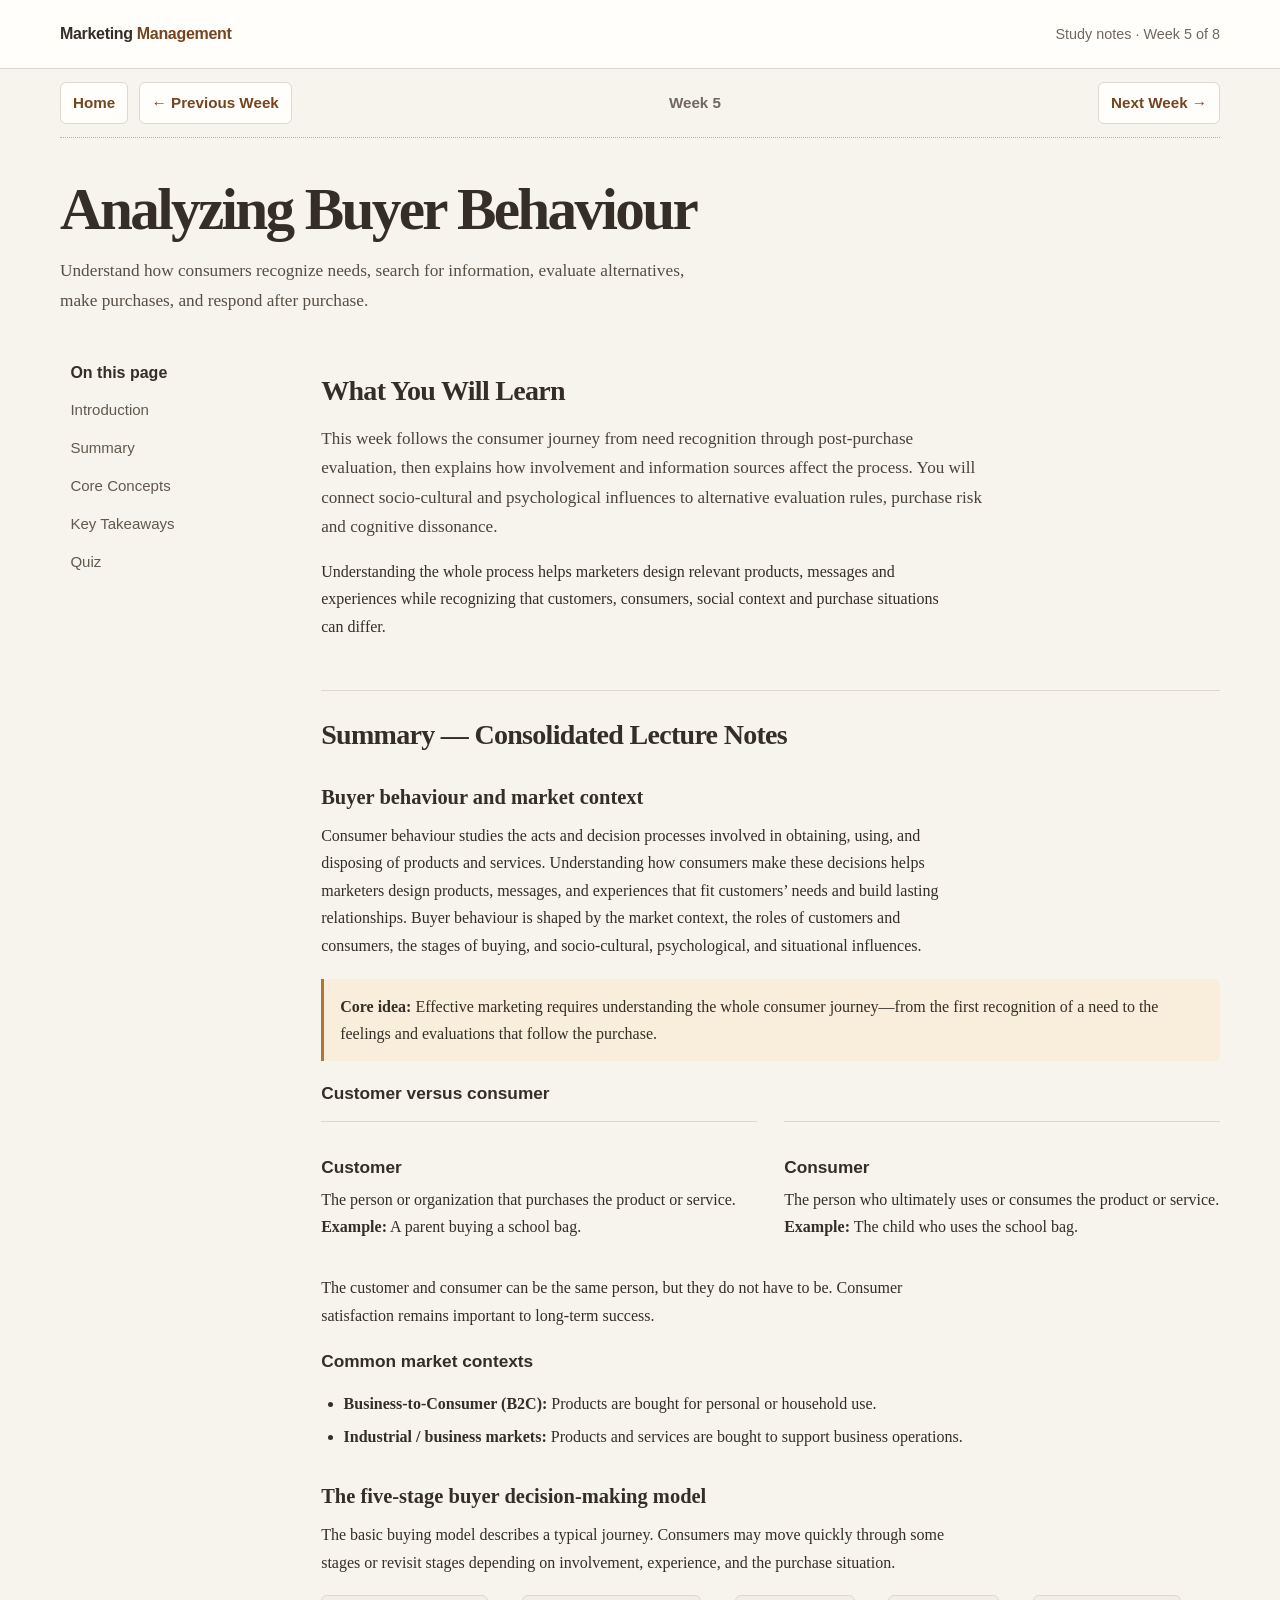
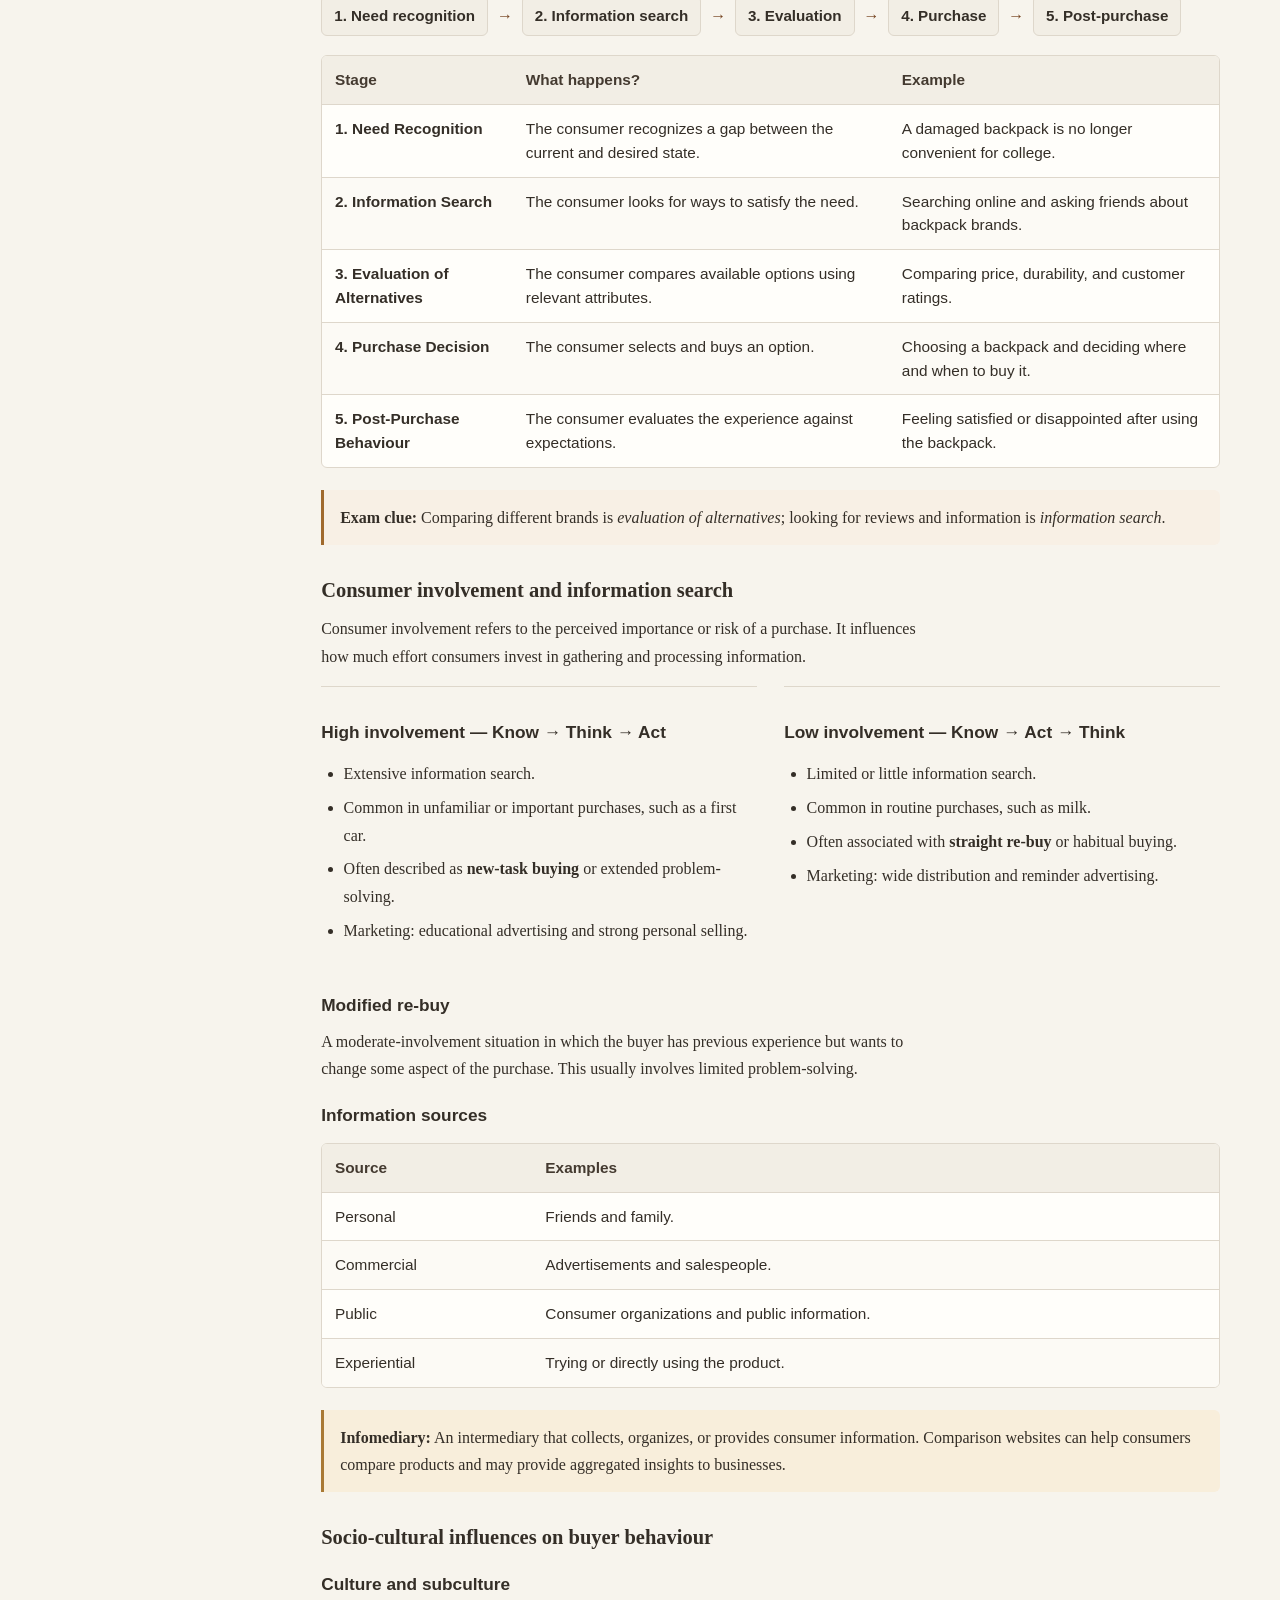
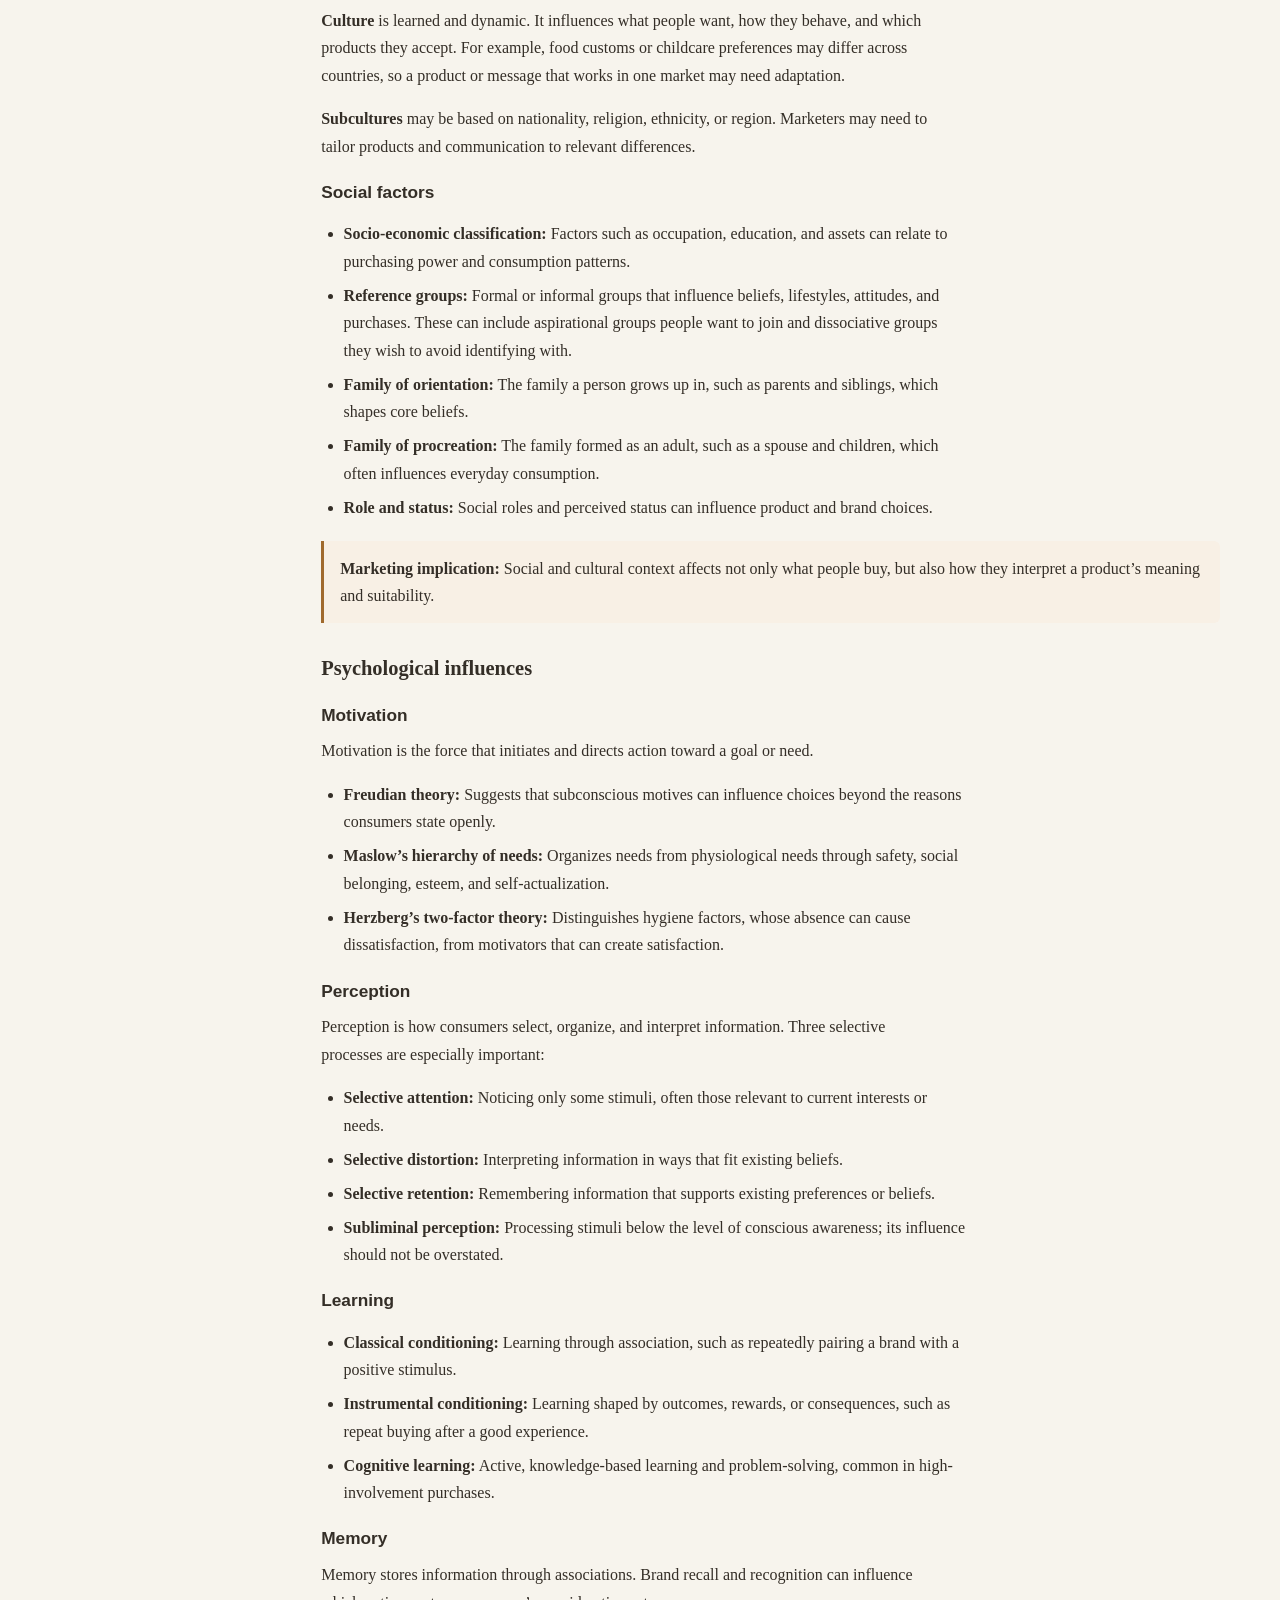
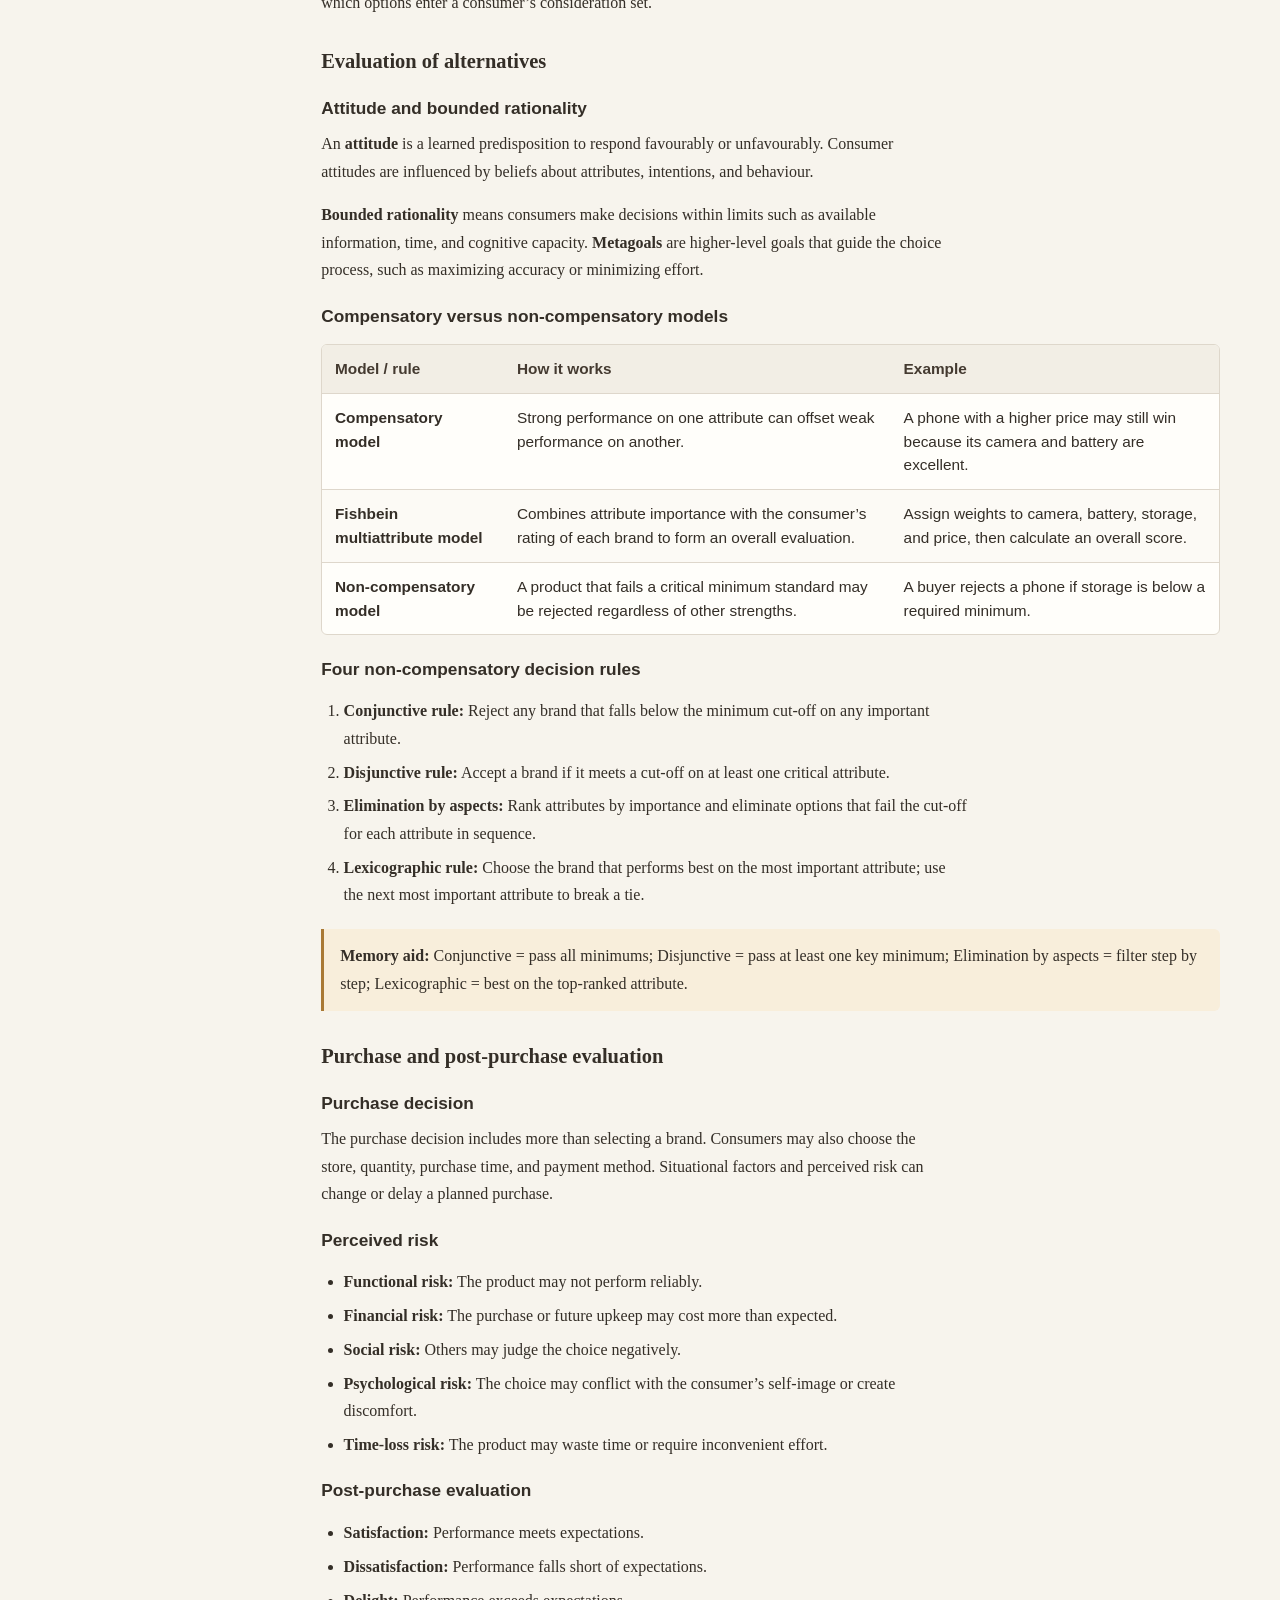
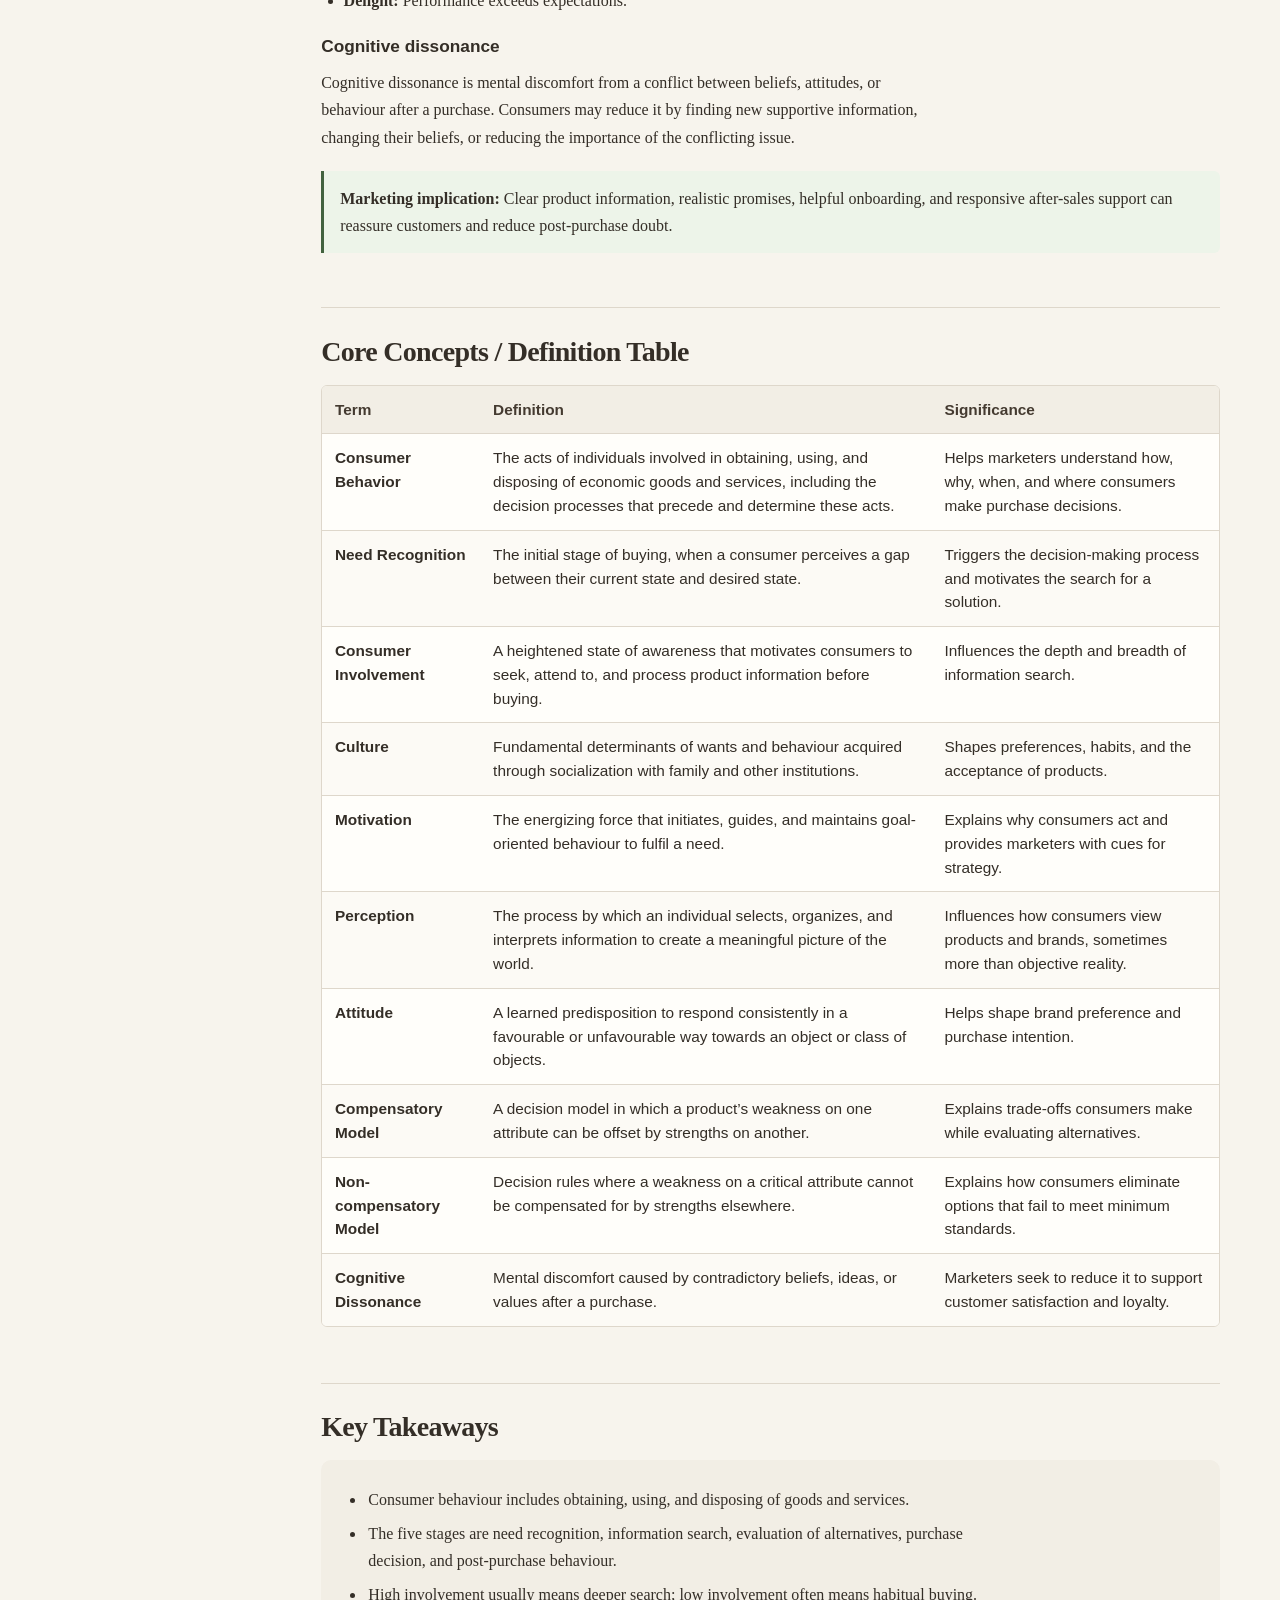
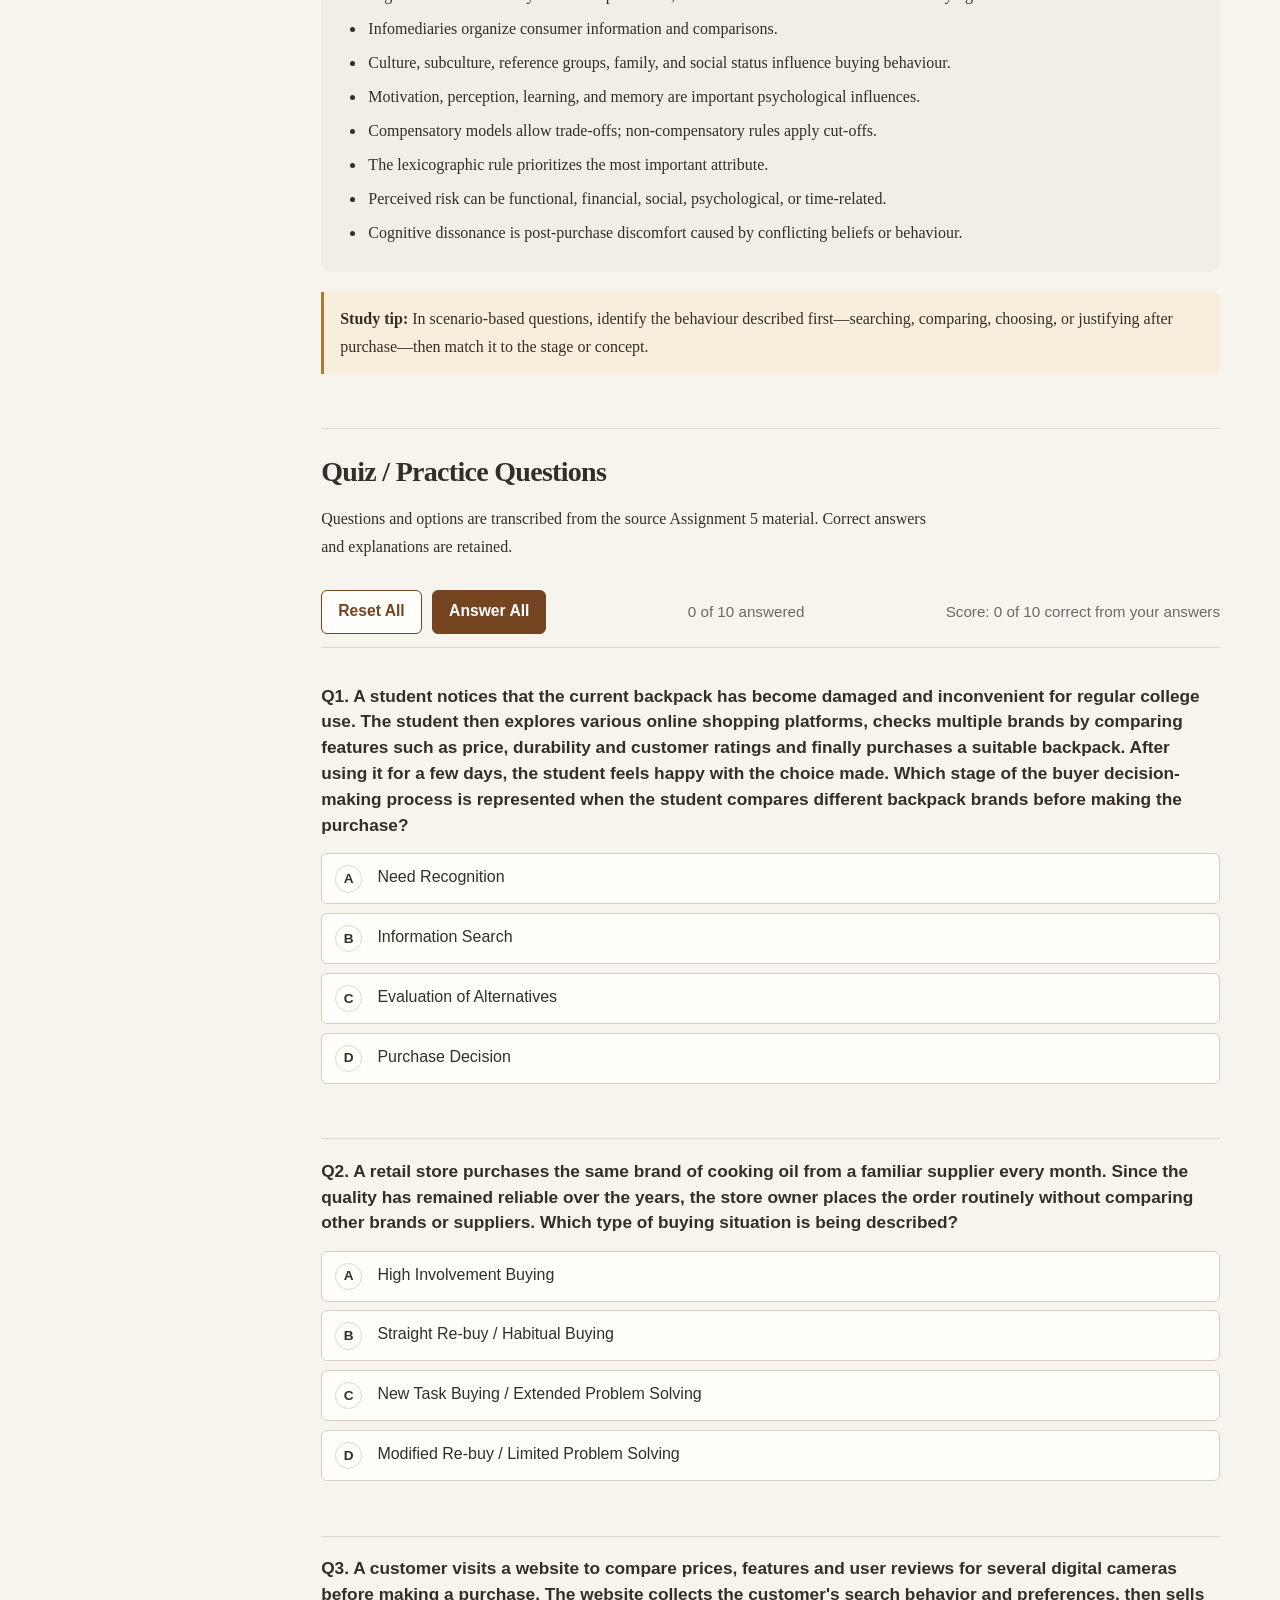
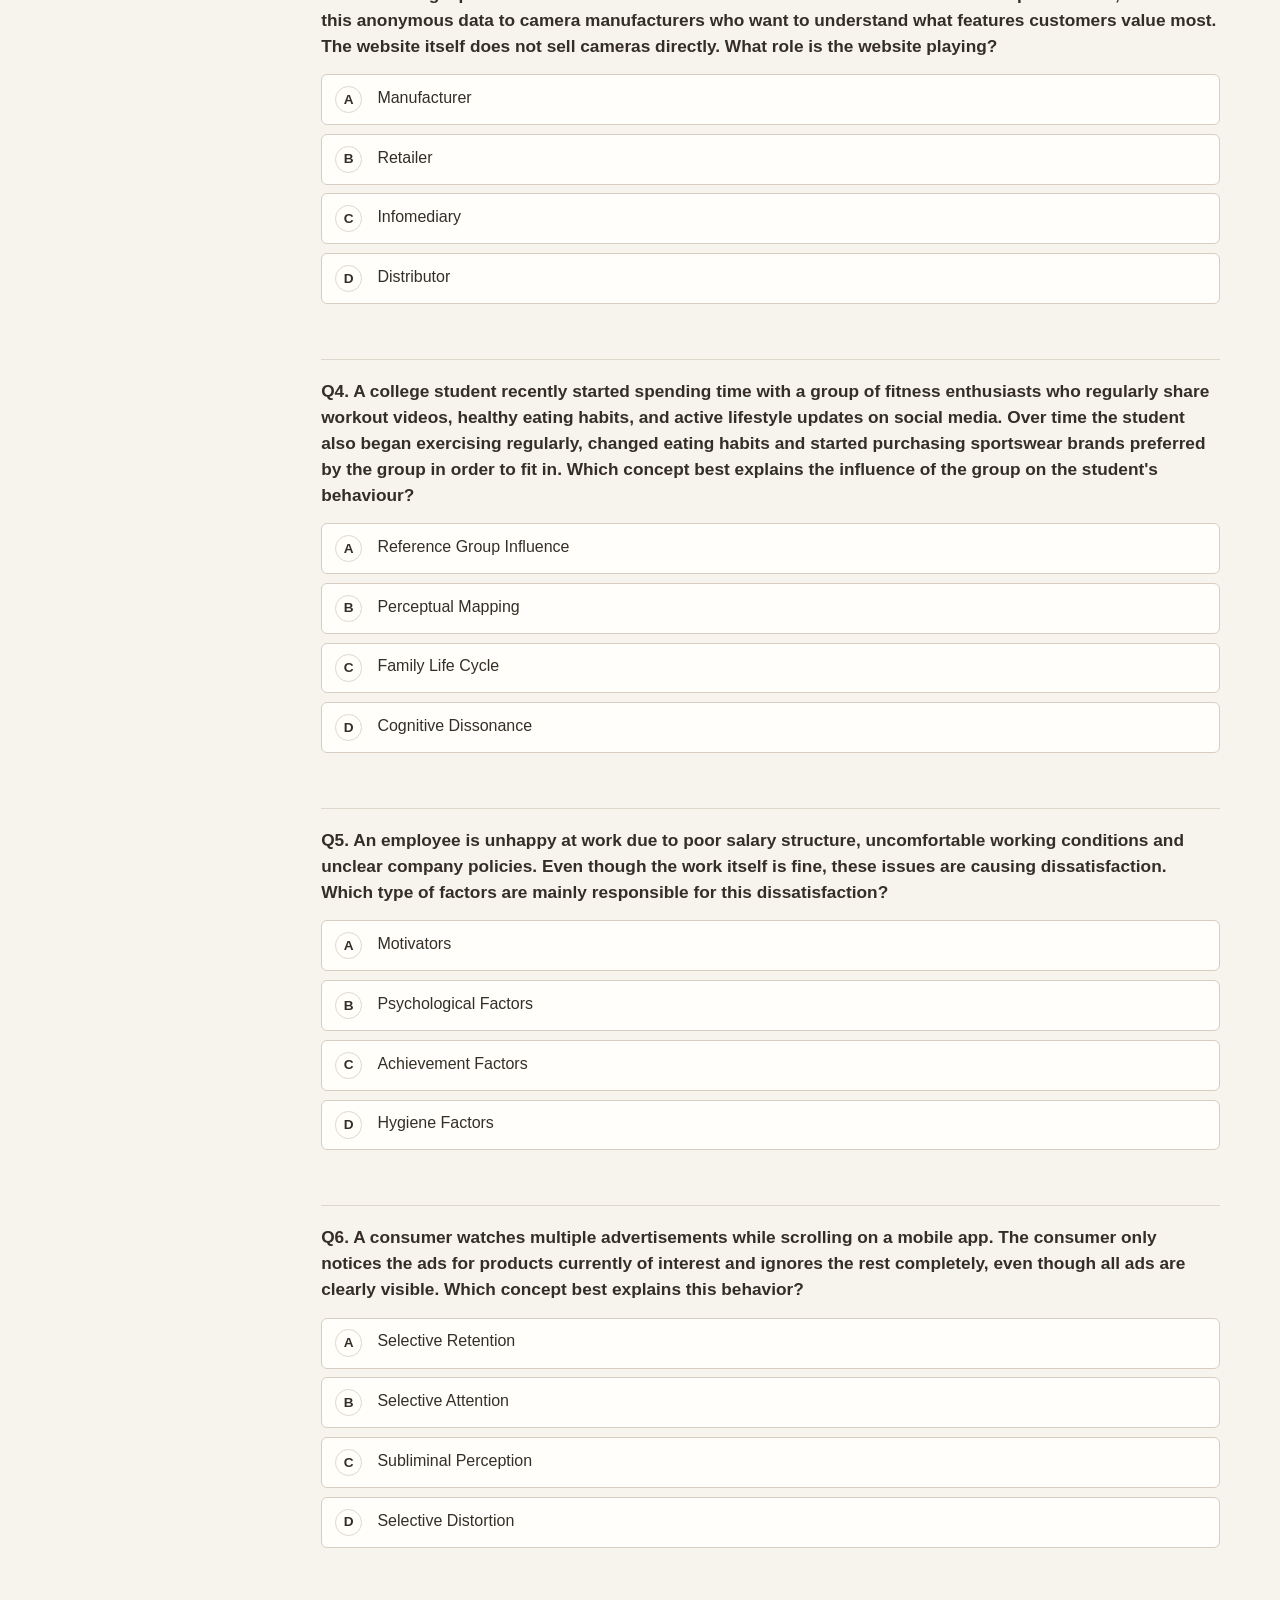
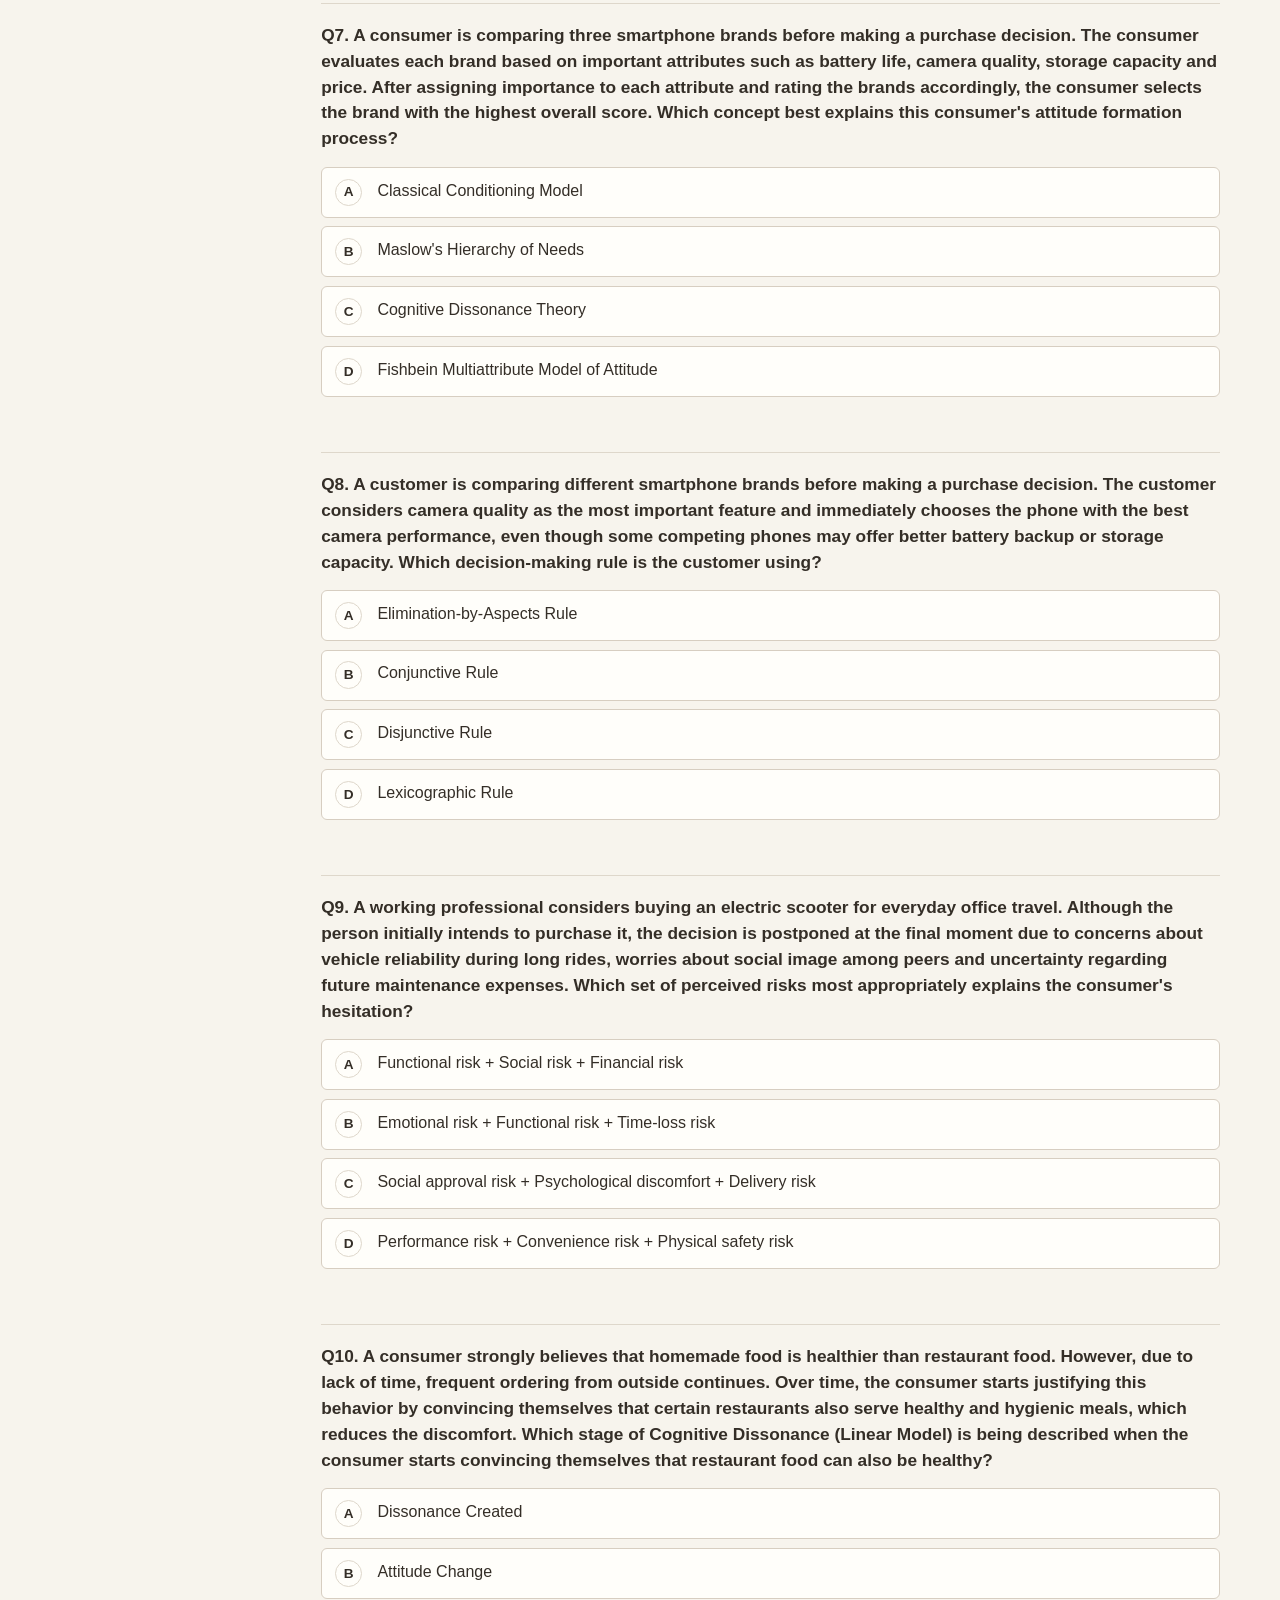
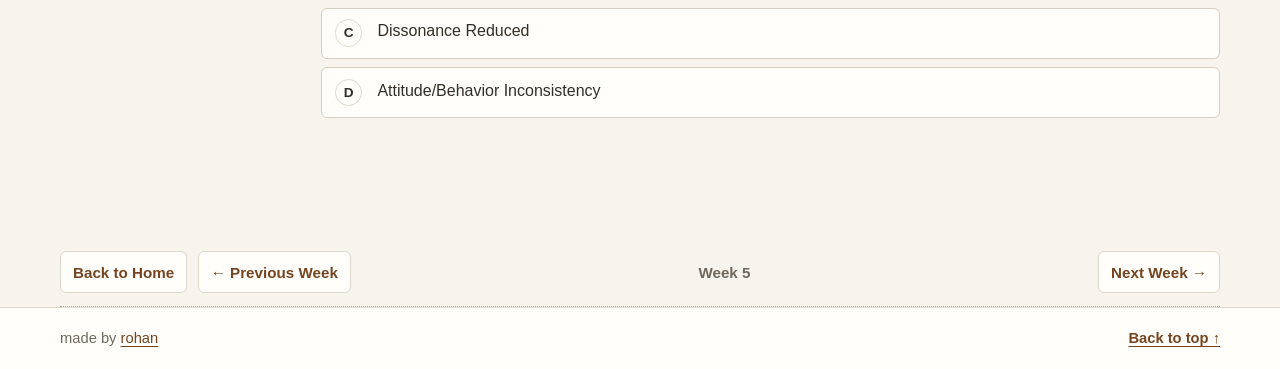
<file: week5.html>
<!doctype html><html lang="en"><head><meta charset="utf-8"><meta name="viewport" content="width=device-width, initial-scale=1"><meta name="description" content="Week 5 Marketing Management notes on consumer decision processes and buyer behaviour."><title>Week 5 — Analyzing Buyer Behaviour | Marketing Management</title><link rel="stylesheet" href="css/global.css"><script src="js/quiz.js" defer></script></head><body><a class="skip-link" href="#main">Skip to notes</a><div class="reading-progress" aria-hidden="true"><span></span></div><header class="site-header"><div class="site-header-inner"><a class="site-brand" href="index.html">Marketing <span>Management</span></a><span class="header-note">Study notes · Week 5 of 8</span></div></header><div class="page-shell"><nav class="week-nav" aria-label="Week navigation"><a class="nav-link" href="index.html">Home</a><a class="nav-link" href="week4.html">← Previous Week</a><span class="nav-current" aria-current="page">Week 5</span><a class="nav-link" href="week6.html">Next Week →</a></nav><header class="week-heading"><h1 class="week-title">Analyzing Buyer Behaviour</h1><p class="week-deck">Understand how consumers recognize needs, search for information, evaluate alternatives, make purchases, and respond after purchase.</p></header><div class="week-layout"><aside class="contents"><strong>On this page</strong><nav aria-label="Table of contents"><a href="#introduction">Introduction</a><a href="#summary">Summary</a><a href="#core-concepts">Core Concepts</a><a href="#takeaways">Key Takeaways</a><a href="#quiz">Quiz</a></nav></aside><main class="study-content" id="main">
<section class="study-section" id="introduction"><h2>What You Will Learn</h2><p class="lead">This week follows the consumer journey from need recognition through post-purchase evaluation, then explains how involvement and information sources affect the process. You will connect socio-cultural and psychological influences to alternative evaluation rules, purchase risk and cognitive dissonance.</p><p>Understanding the whole process helps marketers design relevant products, messages and experiences while recognizing that customers, consumers, social context and purchase situations can differ.</p></section>
<section class="study-section" id="summary"><h2>Summary — Consolidated Lecture Notes</h2><h3 class="topic-heading">Buyer behaviour and market context</h3><p>Consumer behaviour studies the acts and decision processes involved in obtaining, using, and disposing of products and services. Understanding how consumers make these decisions helps marketers design products, messages, and experiences that fit customers’ needs and build lasting relationships. Buyer behaviour is shaped by the market context, the roles of customers and consumers, the stages of buying, and socio-cultural, psychological, and situational influences.</p><div class="callout"><strong>Core idea:</strong> Effective marketing requires understanding the whole consumer journey—from the first recognition of a need to the feelings and evaluations that follow the purchase.</div><h4>Customer versus consumer</h4><div class="topic-grid"><div class="topic-block"><h4>Customer</h4><p>The person or organization that purchases the product or service. <strong>Example:</strong> A parent buying a school bag.</p></div><div class="topic-block"><h4>Consumer</h4><p>The person who ultimately uses or consumes the product or service. <strong>Example:</strong> The child who uses the school bag.</p></div></div><p>The customer and consumer can be the same person, but they do not have to be. Consumer satisfaction remains important to long-term success.</p><h4>Common market contexts</h4><ul><li><strong>Business-to-Consumer (B2C):</strong> Products are bought for personal or household use.</li><li><strong>Industrial / business markets:</strong> Products and services are bought to support business operations.</li></ul>
<h3 class="topic-heading">The five-stage buyer decision-making model</h3><p>The basic buying model describes a typical journey. Consumers may move quickly through some stages or revisit stages depending on involvement, experience, and the purchase situation.</p><div class="flow"><span>1. Need recognition</span><i>→</i><span>2. Information search</span><i>→</i><span>3. Evaluation</span><i>→</i><span>4. Purchase</span><i>→</i><span>5. Post-purchase</span></div><div class="table-wrap" role="region" aria-label="Five-stage buyer decision process" tabindex="0"><table><thead><tr><th>Stage</th><th>What happens?</th><th>Example</th></tr></thead><tbody><tr><td><strong>1. Need Recognition</strong></td><td>The consumer recognizes a gap between the current and desired state.</td><td>A damaged backpack is no longer convenient for college.</td></tr><tr><td><strong>2. Information Search</strong></td><td>The consumer looks for ways to satisfy the need.</td><td>Searching online and asking friends about backpack brands.</td></tr><tr><td><strong>3. Evaluation of Alternatives</strong></td><td>The consumer compares available options using relevant attributes.</td><td>Comparing price, durability, and customer ratings.</td></tr><tr><td><strong>4. Purchase Decision</strong></td><td>The consumer selects and buys an option.</td><td>Choosing a backpack and deciding where and when to buy it.</td></tr><tr><td><strong>5. Post-Purchase Behaviour</strong></td><td>The consumer evaluates the experience against expectations.</td><td>Feeling satisfied or disappointed after using the backpack.</td></tr></tbody></table></div><div class="callout warning"><strong>Exam clue:</strong> Comparing different brands is <em>evaluation of alternatives</em>; looking for reviews and information is <em>information search</em>.</div>
<h3 class="topic-heading">Consumer involvement and information search</h3><p>Consumer involvement refers to the perceived importance or risk of a purchase. It influences how much effort consumers invest in gathering and processing information.</p><div class="topic-grid"><div class="topic-block"><h4>High involvement — Know → Think → Act</h4><ul><li>Extensive information search.</li><li>Common in unfamiliar or important purchases, such as a first car.</li><li>Often described as <strong>new-task buying</strong> or extended problem-solving.</li><li>Marketing: educational advertising and strong personal selling.</li></ul></div><div class="topic-block"><h4>Low involvement — Know → Act → Think</h4><ul><li>Limited or little information search.</li><li>Common in routine purchases, such as milk.</li><li>Often associated with <strong>straight re-buy</strong> or habitual buying.</li><li>Marketing: wide distribution and reminder advertising.</li></ul></div></div><h4>Modified re-buy</h4><p>A moderate-involvement situation in which the buyer has previous experience but wants to change some aspect of the purchase. This usually involves limited problem-solving.</p><h4>Information sources</h4><div class="table-wrap" role="region" aria-label="Consumer information sources" tabindex="0"><table><thead><tr><th>Source</th><th>Examples</th></tr></thead><tbody><tr><td>Personal</td><td>Friends and family.</td></tr><tr><td>Commercial</td><td>Advertisements and salespeople.</td></tr><tr><td>Public</td><td>Consumer organizations and public information.</td></tr><tr><td>Experiential</td><td>Trying or directly using the product.</td></tr></tbody></table></div><div class="callout"><strong>Infomediary:</strong> An intermediary that collects, organizes, or provides consumer information. Comparison websites can help consumers compare products and may provide aggregated insights to businesses.</div>
<h3 class="topic-heading">Socio-cultural influences on buyer behaviour</h3><h4>Culture and subculture</h4><p><strong>Culture</strong> is learned and dynamic. It influences what people want, how they behave, and which products they accept. For example, food customs or childcare preferences may differ across countries, so a product or message that works in one market may need adaptation.</p><p><strong>Subcultures</strong> may be based on nationality, religion, ethnicity, or region. Marketers may need to tailor products and communication to relevant differences.</p><h4>Social factors</h4><ul><li><strong>Socio-economic classification:</strong> Factors such as occupation, education, and assets can relate to purchasing power and consumption patterns.</li><li><strong>Reference groups:</strong> Formal or informal groups that influence beliefs, lifestyles, attitudes, and purchases. These can include aspirational groups people want to join and dissociative groups they wish to avoid identifying with.</li><li><strong>Family of orientation:</strong> The family a person grows up in, such as parents and siblings, which shapes core beliefs.</li><li><strong>Family of procreation:</strong> The family formed as an adult, such as a spouse and children, which often influences everyday consumption.</li><li><strong>Role and status:</strong> Social roles and perceived status can influence product and brand choices.</li></ul><div class="callout warning"><strong>Marketing implication:</strong> Social and cultural context affects not only what people buy, but also how they interpret a product’s meaning and suitability.</div>
<h3 class="topic-heading">Psychological influences</h3><h4>Motivation</h4><p>Motivation is the force that initiates and directs action toward a goal or need.</p><ul><li><strong>Freudian theory:</strong> Suggests that subconscious motives can influence choices beyond the reasons consumers state openly.</li><li><strong>Maslow’s hierarchy of needs:</strong> Organizes needs from physiological needs through safety, social belonging, esteem, and self-actualization.</li><li><strong>Herzberg’s two-factor theory:</strong> Distinguishes hygiene factors, whose absence can cause dissatisfaction, from motivators that can create satisfaction.</li></ul><h4>Perception</h4><p>Perception is how consumers select, organize, and interpret information. Three selective processes are especially important:</p><ul><li><strong>Selective attention:</strong> Noticing only some stimuli, often those relevant to current interests or needs.</li><li><strong>Selective distortion:</strong> Interpreting information in ways that fit existing beliefs.</li><li><strong>Selective retention:</strong> Remembering information that supports existing preferences or beliefs.</li><li><strong>Subliminal perception:</strong> Processing stimuli below the level of conscious awareness; its influence should not be overstated.</li></ul><h4>Learning</h4><ul><li><strong>Classical conditioning:</strong> Learning through association, such as repeatedly pairing a brand with a positive stimulus.</li><li><strong>Instrumental conditioning:</strong> Learning shaped by outcomes, rewards, or consequences, such as repeat buying after a good experience.</li><li><strong>Cognitive learning:</strong> Active, knowledge-based learning and problem-solving, common in high-involvement purchases.</li></ul><h4>Memory</h4><p>Memory stores information through associations. Brand recall and recognition can influence which options enter a consumer’s consideration set.</p>
<h3 class="topic-heading">Evaluation of alternatives</h3><h4>Attitude and bounded rationality</h4><p>An <strong>attitude</strong> is a learned predisposition to respond favourably or unfavourably. Consumer attitudes are influenced by beliefs about attributes, intentions, and behaviour.</p><p><strong>Bounded rationality</strong> means consumers make decisions within limits such as available information, time, and cognitive capacity. <strong>Metagoals</strong> are higher-level goals that guide the choice process, such as maximizing accuracy or minimizing effort.</p><h4>Compensatory versus non-compensatory models</h4><div class="table-wrap" role="region" aria-label="Consumer alternative evaluation models" tabindex="0"><table><thead><tr><th>Model / rule</th><th>How it works</th><th>Example</th></tr></thead><tbody><tr><td><strong>Compensatory model</strong></td><td>Strong performance on one attribute can offset weak performance on another.</td><td>A phone with a higher price may still win because its camera and battery are excellent.</td></tr><tr><td><strong>Fishbein multiattribute model</strong></td><td>Combines attribute importance with the consumer’s rating of each brand to form an overall evaluation.</td><td>Assign weights to camera, battery, storage, and price, then calculate an overall score.</td></tr><tr><td><strong>Non-compensatory model</strong></td><td>A product that fails a critical minimum standard may be rejected regardless of other strengths.</td><td>A buyer rejects a phone if storage is below a required minimum.</td></tr></tbody></table></div><h4>Four non-compensatory decision rules</h4><ol><li><strong>Conjunctive rule:</strong> Reject any brand that falls below the minimum cut-off on any important attribute.</li><li><strong>Disjunctive rule:</strong> Accept a brand if it meets a cut-off on at least one critical attribute.</li><li><strong>Elimination by aspects:</strong> Rank attributes by importance and eliminate options that fail the cut-off for each attribute in sequence.</li><li><strong>Lexicographic rule:</strong> Choose the brand that performs best on the most important attribute; use the next most important attribute to break a tie.</li></ol><div class="callout"><strong>Memory aid:</strong> Conjunctive = pass all minimums; Disjunctive = pass at least one key minimum; Elimination by aspects = filter step by step; Lexicographic = best on the top-ranked attribute.</div>
<h3 class="topic-heading">Purchase and post-purchase evaluation</h3><h4>Purchase decision</h4><p>The purchase decision includes more than selecting a brand. Consumers may also choose the store, quantity, purchase time, and payment method. Situational factors and perceived risk can change or delay a planned purchase.</p><h4>Perceived risk</h4><ul><li><strong>Functional risk:</strong> The product may not perform reliably.</li><li><strong>Financial risk:</strong> The purchase or future upkeep may cost more than expected.</li><li><strong>Social risk:</strong> Others may judge the choice negatively.</li><li><strong>Psychological risk:</strong> The choice may conflict with the consumer’s self-image or create discomfort.</li><li><strong>Time-loss risk:</strong> The product may waste time or require inconvenient effort.</li></ul><h4>Post-purchase evaluation</h4><ul><li><strong>Satisfaction:</strong> Performance meets expectations.</li><li><strong>Dissatisfaction:</strong> Performance falls short of expectations.</li><li><strong>Delight:</strong> Performance exceeds expectations.</li></ul><h4>Cognitive dissonance</h4><p>Cognitive dissonance is mental discomfort from a conflict between beliefs, attitudes, or behaviour after a purchase. Consumers may reduce it by finding new supportive information, changing their beliefs, or reducing the importance of the conflicting issue.</p><div class="callout success"><strong>Marketing implication:</strong> Clear product information, realistic promises, helpful onboarding, and responsive after-sales support can reassure customers and reduce post-purchase doubt.</div>
</section><section class="study-section" id="core-concepts"><h2>Core Concepts / Definition Table</h2><div class="table-wrap" role="region" aria-label="Week 5 core concept definitions and significance" tabindex="0"><table><thead><tr><th>Term</th><th>Definition</th><th>Significance</th></tr></thead><tbody><tr><td><strong>Consumer Behavior</strong></td><td>The acts of individuals involved in obtaining, using, and disposing of economic goods and services, including the decision processes that precede and determine these acts.</td><td>Helps marketers understand how, why, when, and where consumers make purchase decisions.</td></tr><tr><td><strong>Need Recognition</strong></td><td>The initial stage of buying, when a consumer perceives a gap between their current state and desired state.</td><td>Triggers the decision-making process and motivates the search for a solution.</td></tr><tr><td><strong>Consumer Involvement</strong></td><td>A heightened state of awareness that motivates consumers to seek, attend to, and process product information before buying.</td><td>Influences the depth and breadth of information search.</td></tr><tr><td><strong>Culture</strong></td><td>Fundamental determinants of wants and behaviour acquired through socialization with family and other institutions.</td><td>Shapes preferences, habits, and the acceptance of products.</td></tr><tr><td><strong>Motivation</strong></td><td>The energizing force that initiates, guides, and maintains goal-oriented behaviour to fulfil a need.</td><td>Explains why consumers act and provides marketers with cues for strategy.</td></tr><tr><td><strong>Perception</strong></td><td>The process by which an individual selects, organizes, and interprets information to create a meaningful picture of the world.</td><td>Influences how consumers view products and brands, sometimes more than objective reality.</td></tr><tr><td><strong>Attitude</strong></td><td>A learned predisposition to respond consistently in a favourable or unfavourable way towards an object or class of objects.</td><td>Helps shape brand preference and purchase intention.</td></tr><tr><td><strong>Compensatory Model</strong></td><td>A decision model in which a product’s weakness on one attribute can be offset by strengths on another.</td><td>Explains trade-offs consumers make while evaluating alternatives.</td></tr><tr><td><strong>Non-compensatory Model</strong></td><td>Decision rules where a weakness on a critical attribute cannot be compensated for by strengths elsewhere.</td><td>Explains how consumers eliminate options that fail to meet minimum standards.</td></tr><tr><td><strong>Cognitive Dissonance</strong></td><td>Mental discomfort caused by contradictory beliefs, ideas, or values after a purchase.</td><td>Marketers seek to reduce it to support customer satisfaction and loyalty.</td></tr></tbody></table></div></section>
<section class="study-section" id="takeaways"><h2>Key Takeaways</h2><div class="takeaways"><ul><li>Consumer behaviour includes obtaining, using, and disposing of goods and services.</li><li>The five stages are need recognition, information search, evaluation of alternatives, purchase decision, and post-purchase behaviour.</li><li>High involvement usually means deeper search; low involvement often means habitual buying.</li><li>Infomediaries organize consumer information and comparisons.</li><li>Culture, subculture, reference groups, family, and social status influence buying behaviour.</li><li>Motivation, perception, learning, and memory are important psychological influences.</li><li>Compensatory models allow trade-offs; non-compensatory rules apply cut-offs.</li><li>The lexicographic rule prioritizes the most important attribute.</li><li>Perceived risk can be functional, financial, social, psychological, or time-related.</li><li>Cognitive dissonance is post-purchase discomfort caused by conflicting beliefs or behaviour.</li></ul></div><div class="callout"><strong>Study tip:</strong> In scenario-based questions, identify the behaviour described first—searching, comparing, choosing, or justifying after purchase—then match it to the stage or concept.</div></section>
<section class="study-section" id="quiz"><h2>Quiz / Practice Questions</h2><p>Questions and options are transcribed from the source Assignment 5 material. Correct answers and explanations are retained.</p><div data-quiz><div class="quiz-tools"><button class="quiz-button secondary" type="button" data-reset-all>Reset All</button><button class="quiz-button" type="button" data-answer-all>Answer All</button><span class="quiz-progress" data-quiz-progress aria-live="polite"></span><span class="quiz-progress" data-quiz-score aria-live="polite"></span></div>
<article class="quiz-question" data-question data-correct="2"><h3>Q1. A student notices that the current backpack has become damaged and inconvenient for regular college use. The student then explores various online shopping platforms, checks multiple brands by comparing features such as price, durability and customer ratings and finally purchases a suitable backpack. After using it for a few days, the student feels happy with the choice made. Which stage of the buyer decision-making process is represented when the student compares different backpack brands before making the purchase?</h3><div class="answer-options"><button class="answer-option" type="button" data-option-index="0"><span class="option-letter">A</span><span>Need Recognition</span></button><button class="answer-option" type="button" data-option-index="1"><span class="option-letter">B</span><span>Information Search</span></button><button class="answer-option" type="button" data-option-index="2"><span class="option-letter">C</span><span>Evaluation of Alternatives</span></button><button class="answer-option" type="button" data-option-index="3"><span class="option-letter">D</span><span>Purchase Decision</span></button></div><p class="question-feedback" data-feedback aria-live="polite"></p><p class="answer-explanation" data-explanation hidden><strong>Correct answer: c) Evaluation of Alternatives.</strong> The student compares brands on price, durability, and ratings before choosing one.</p></article>
<article class="quiz-question" data-question data-correct="1"><h3>Q2. A retail store purchases the same brand of cooking oil from a familiar supplier every month. Since the quality has remained reliable over the years, the store owner places the order routinely without comparing other brands or suppliers. Which type of buying situation is being described?</h3><div class="answer-options"><button class="answer-option" type="button" data-option-index="0"><span class="option-letter">A</span><span>High Involvement Buying</span></button><button class="answer-option" type="button" data-option-index="1"><span class="option-letter">B</span><span>Straight Re-buy / Habitual Buying</span></button><button class="answer-option" type="button" data-option-index="2"><span class="option-letter">C</span><span>New Task Buying / Extended Problem Solving</span></button><button class="answer-option" type="button" data-option-index="3"><span class="option-letter">D</span><span>Modified Re-buy / Limited Problem Solving</span></button></div><p class="question-feedback" data-feedback aria-live="polite"></p><p class="answer-explanation" data-explanation hidden><strong>Correct answer: b) Straight Re-buy / Habitual Buying.</strong> The store repeatedly buys the same product from the same supplier without comparing alternatives.</p></article>
<article class="quiz-question" data-question data-correct="2"><h3>Q3. A customer visits a website to compare prices, features and user reviews for several digital cameras before making a purchase. The website collects the customer's search behavior and preferences, then sells this anonymous data to camera manufacturers who want to understand what features customers value most. The website itself does not sell cameras directly. What role is the website playing?</h3><div class="answer-options"><button class="answer-option" type="button" data-option-index="0"><span class="option-letter">A</span><span>Manufacturer</span></button><button class="answer-option" type="button" data-option-index="1"><span class="option-letter">B</span><span>Retailer</span></button><button class="answer-option" type="button" data-option-index="2"><span class="option-letter">C</span><span>Infomediary</span></button><button class="answer-option" type="button" data-option-index="3"><span class="option-letter">D</span><span>Distributor</span></button></div><p class="question-feedback" data-feedback aria-live="polite"></p><p class="answer-explanation" data-explanation hidden><strong>Correct answer: c) Infomediary.</strong> An infomediary collects, organizes, or provides consumer information to businesses.</p></article>
<article class="quiz-question" data-question data-correct="0"><h3>Q4. A college student recently started spending time with a group of fitness enthusiasts who regularly share workout videos, healthy eating habits, and active lifestyle updates on social media. Over time the student also began exercising regularly, changed eating habits and started purchasing sportswear brands preferred by the group in order to fit in. Which concept best explains the influence of the group on the student's behaviour?</h3><div class="answer-options"><button class="answer-option" type="button" data-option-index="0"><span class="option-letter">A</span><span>Reference Group Influence</span></button><button class="answer-option" type="button" data-option-index="1"><span class="option-letter">B</span><span>Perceptual Mapping</span></button><button class="answer-option" type="button" data-option-index="2"><span class="option-letter">C</span><span>Family Life Cycle</span></button><button class="answer-option" type="button" data-option-index="3"><span class="option-letter">D</span><span>Cognitive Dissonance</span></button></div><p class="question-feedback" data-feedback aria-live="polite"></p><p class="answer-explanation" data-explanation hidden><strong>Correct answer: a) Reference Group Influence.</strong> Reference groups influence attitudes, lifestyle, and buying behaviour.</p></article>
<article class="quiz-question" data-question data-correct="3"><h3>Q5. An employee is unhappy at work due to poor salary structure, uncomfortable working conditions and unclear company policies. Even though the work itself is fine, these issues are causing dissatisfaction. Which type of factors are mainly responsible for this dissatisfaction?</h3><div class="answer-options"><button class="answer-option" type="button" data-option-index="0"><span class="option-letter">A</span><span>Motivators</span></button><button class="answer-option" type="button" data-option-index="1"><span class="option-letter">B</span><span>Psychological Factors</span></button><button class="answer-option" type="button" data-option-index="2"><span class="option-letter">C</span><span>Achievement Factors</span></button><button class="answer-option" type="button" data-option-index="3"><span class="option-letter">D</span><span>Hygiene Factors</span></button></div><p class="question-feedback" data-feedback aria-live="polite"></p><p class="answer-explanation" data-explanation hidden><strong>Correct answer: d) Hygiene Factors.</strong> Salary, working conditions, company policies, and job security are hygiene factors; poor hygiene factors can cause dissatisfaction.</p></article>
<article class="quiz-question" data-question data-correct="1"><h3>Q6. A consumer watches multiple advertisements while scrolling on a mobile app. The consumer only notices the ads for products currently of interest and ignores the rest completely, even though all ads are clearly visible. Which concept best explains this behavior?</h3><div class="answer-options"><button class="answer-option" type="button" data-option-index="0"><span class="option-letter">A</span><span>Selective Retention</span></button><button class="answer-option" type="button" data-option-index="1"><span class="option-letter">B</span><span>Selective Attention</span></button><button class="answer-option" type="button" data-option-index="2"><span class="option-letter">C</span><span>Subliminal Perception</span></button><button class="answer-option" type="button" data-option-index="3"><span class="option-letter">D</span><span>Selective Distortion</span></button></div><p class="question-feedback" data-feedback aria-live="polite"></p><p class="answer-explanation" data-explanation hidden><strong>Correct answer: b) Selective Attention.</strong> Consumers notice information relevant to their current interests while ignoring other visible stimuli.</p></article>
<article class="quiz-question" data-question data-correct="3"><h3>Q7. A consumer is comparing three smartphone brands before making a purchase decision. The consumer evaluates each brand based on important attributes such as battery life, camera quality, storage capacity and price. After assigning importance to each attribute and rating the brands accordingly, the consumer selects the brand with the highest overall score. Which concept best explains this consumer's attitude formation process?</h3><div class="answer-options"><button class="answer-option" type="button" data-option-index="0"><span class="option-letter">A</span><span>Classical Conditioning Model</span></button><button class="answer-option" type="button" data-option-index="1"><span class="option-letter">B</span><span>Maslow's Hierarchy of Needs</span></button><button class="answer-option" type="button" data-option-index="2"><span class="option-letter">C</span><span>Cognitive Dissonance Theory</span></button><button class="answer-option" type="button" data-option-index="3"><span class="option-letter">D</span><span>Fishbein Multiattribute Model of Attitude</span></button></div><p class="question-feedback" data-feedback aria-live="polite"></p><p class="answer-explanation" data-explanation hidden><strong>Correct answer: d) Fishbein Multiattribute Model of Attitude.</strong> The model combines attribute importance with brand ratings to form an overall evaluation.</p></article>
<article class="quiz-question" data-question data-correct="3"><h3>Q8. A customer is comparing different smartphone brands before making a purchase decision. The customer considers camera quality as the most important feature and immediately chooses the phone with the best camera performance, even though some competing phones may offer better battery backup or storage capacity. Which decision-making rule is the customer using?</h3><div class="answer-options"><button class="answer-option" type="button" data-option-index="0"><span class="option-letter">A</span><span>Elimination-by-Aspects Rule</span></button><button class="answer-option" type="button" data-option-index="1"><span class="option-letter">B</span><span>Conjunctive Rule</span></button><button class="answer-option" type="button" data-option-index="2"><span class="option-letter">C</span><span>Disjunctive Rule</span></button><button class="answer-option" type="button" data-option-index="3"><span class="option-letter">D</span><span>Lexicographic Rule</span></button></div><p class="question-feedback" data-feedback aria-live="polite"></p><p class="answer-explanation" data-explanation hidden><strong>Correct answer: d) Lexicographic Rule.</strong> The consumer chooses the brand that performs best on the most important attribute.</p></article>
<article class="quiz-question" data-question data-correct="0"><h3>Q9. A working professional considers buying an electric scooter for everyday office travel. Although the person initially intends to purchase it, the decision is postponed at the final moment due to concerns about vehicle reliability during long rides, worries about social image among peers and uncertainty regarding future maintenance expenses. Which set of perceived risks most appropriately explains the consumer's hesitation?</h3><div class="answer-options"><button class="answer-option" type="button" data-option-index="0"><span class="option-letter">A</span><span>Functional risk + Social risk + Financial risk</span></button><button class="answer-option" type="button" data-option-index="1"><span class="option-letter">B</span><span>Emotional risk + Functional risk + Time-loss risk</span></button><button class="answer-option" type="button" data-option-index="2"><span class="option-letter">C</span><span>Social approval risk + Psychological discomfort + Delivery risk</span></button><button class="answer-option" type="button" data-option-index="3"><span class="option-letter">D</span><span>Performance risk + Convenience risk + Physical safety risk</span></button></div><p class="question-feedback" data-feedback aria-live="polite"></p><p class="answer-explanation" data-explanation hidden><strong>Correct answer: a) Functional risk + Social risk + Financial risk.</strong> Reliability concerns are functional risk, peer image concerns are social risk, and maintenance costs are financial risk.</p></article>
<article class="quiz-question" data-question data-correct="2"><h3>Q10. A consumer strongly believes that homemade food is healthier than restaurant food. However, due to lack of time, frequent ordering from outside continues. Over time, the consumer starts justifying this behavior by convincing themselves that certain restaurants also serve healthy and hygienic meals, which reduces the discomfort. Which stage of Cognitive Dissonance (Linear Model) is being described when the consumer starts convincing themselves that restaurant food can also be healthy?</h3><div class="answer-options"><button class="answer-option" type="button" data-option-index="0"><span class="option-letter">A</span><span>Dissonance Created</span></button><button class="answer-option" type="button" data-option-index="1"><span class="option-letter">B</span><span>Attitude Change</span></button><button class="answer-option" type="button" data-option-index="2"><span class="option-letter">C</span><span>Dissonance Reduced</span></button><button class="answer-option" type="button" data-option-index="3"><span class="option-letter">D</span><span>Attitude/Behavior Inconsistency</span></button></div><p class="question-feedback" data-feedback aria-live="polite"></p><p class="answer-explanation" data-explanation hidden><strong>Correct answer: c) Dissonance Reduced.</strong> The consumer justifies the behaviour by finding reasons to believe restaurant food can also be healthy, reducing psychological discomfort.</p></article>
</div></section></main></div><nav class="week-nav" aria-label="Week navigation"><a class="nav-link" href="index.html">Back to Home</a><a class="nav-link" href="week4.html">← Previous Week</a><span class="nav-current">Week 5</span><a class="nav-link" href="week6.html">Next Week →</a></nav></div><footer class="site-footer"><div class="site-footer-inner"><p>made by <a href="https://github.com/Rohan-Shridhar" target="_blank" rel="noopener noreferrer">rohan</a></p><a class="back-top" href="#main">Back to top ↑</a></div></footer><script src="js/site.js" defer></script></body></html>
</file>
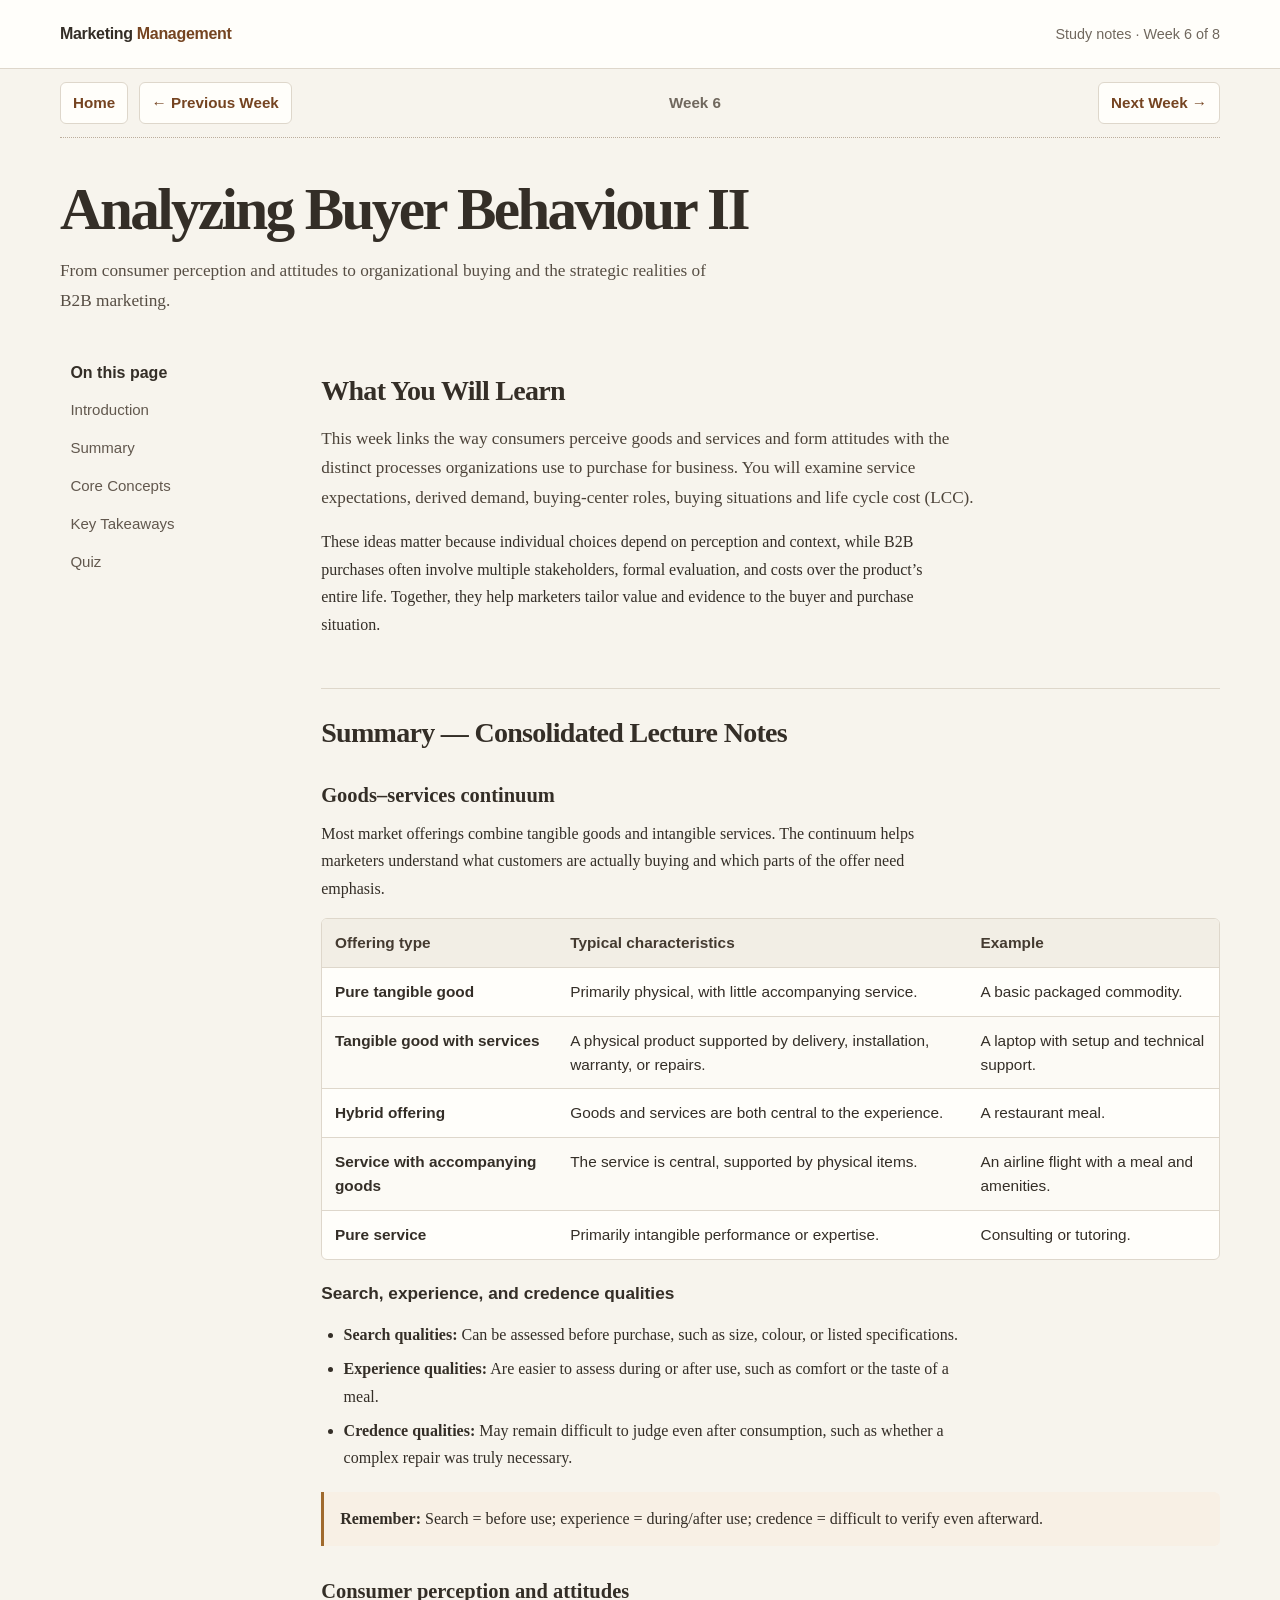
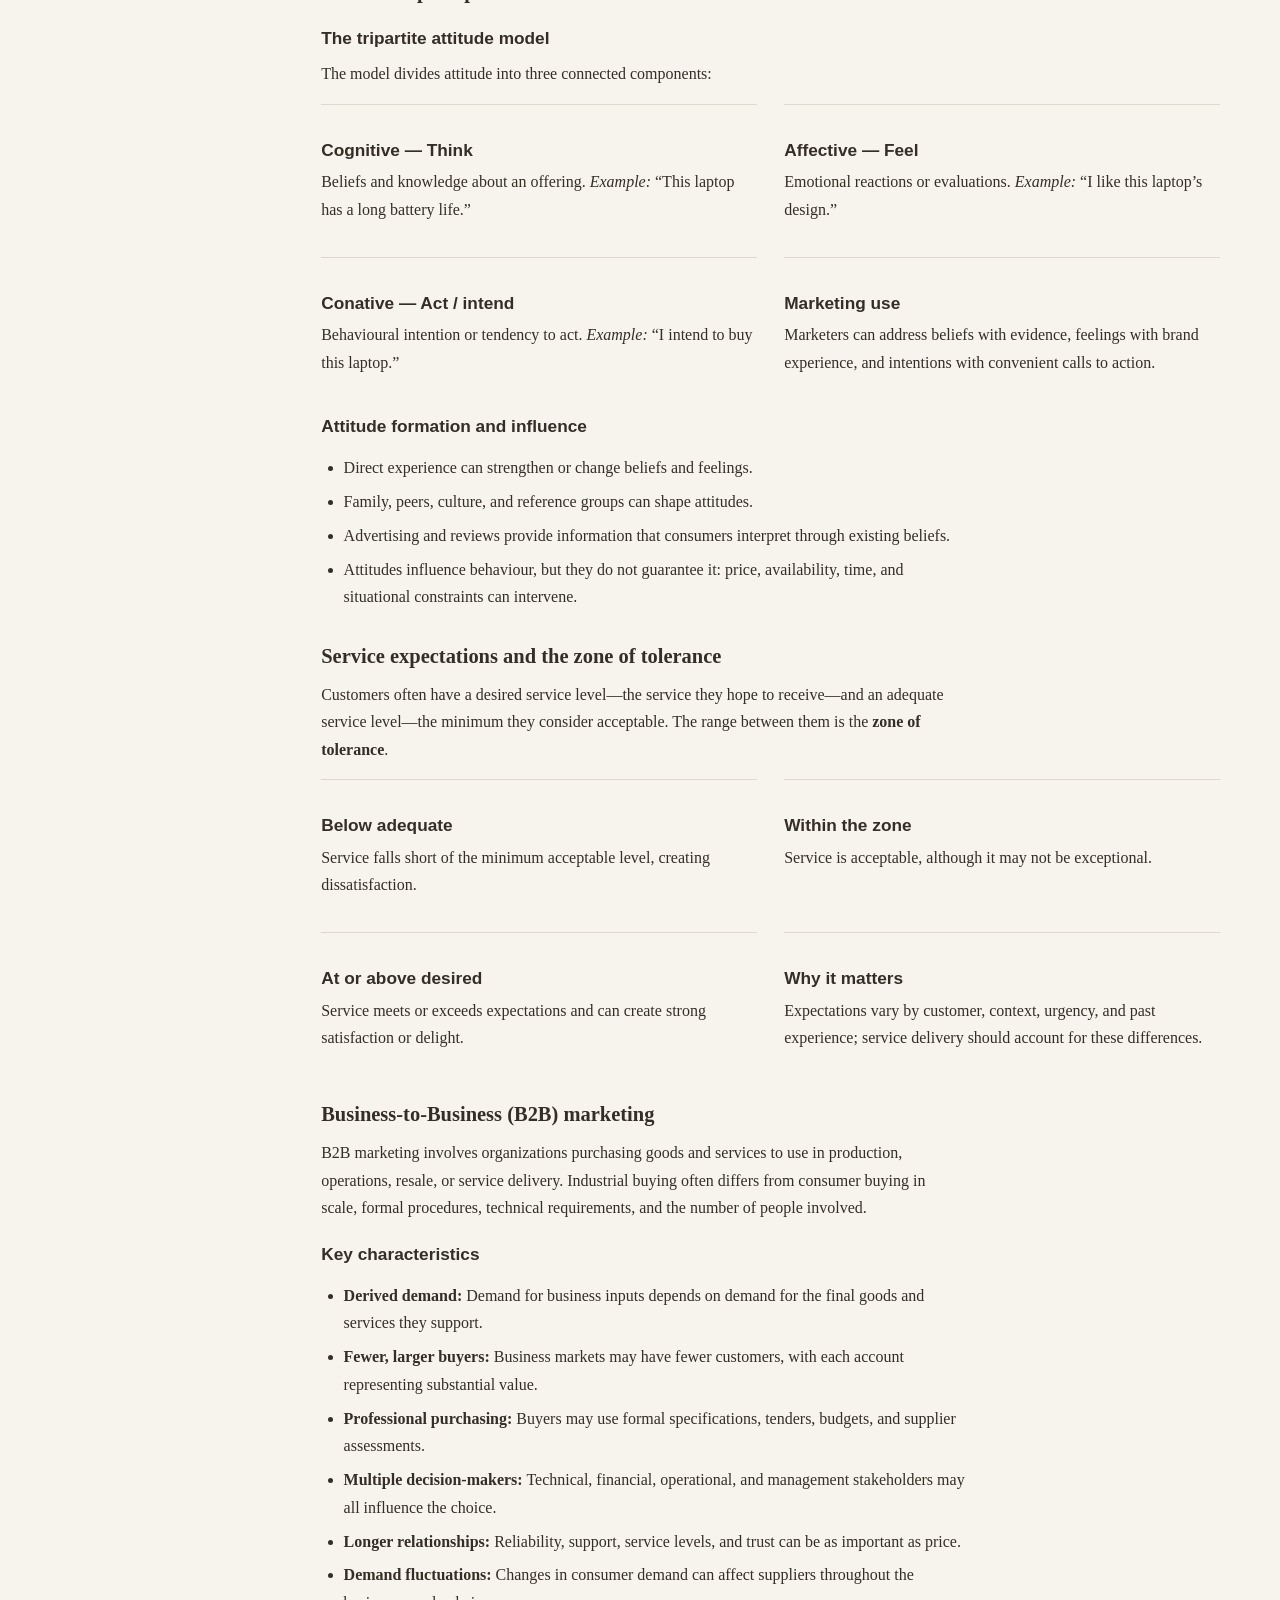
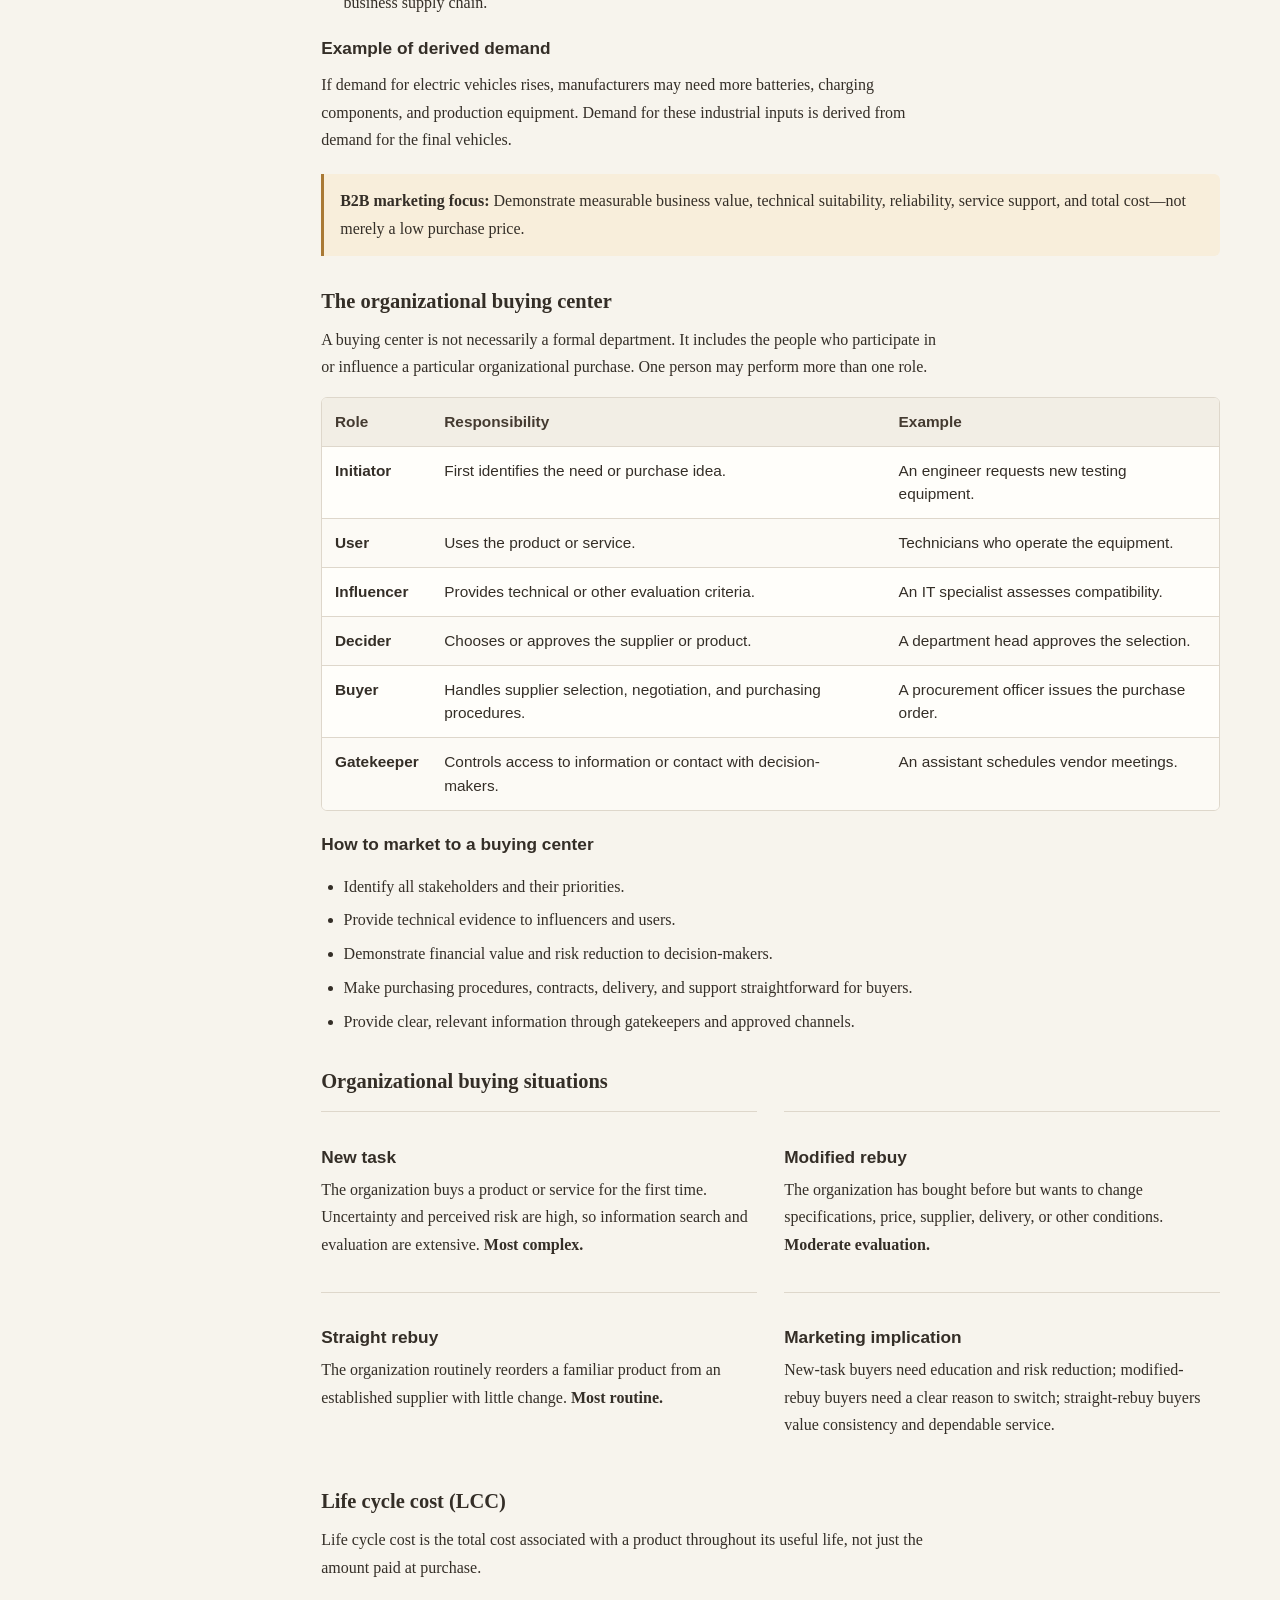
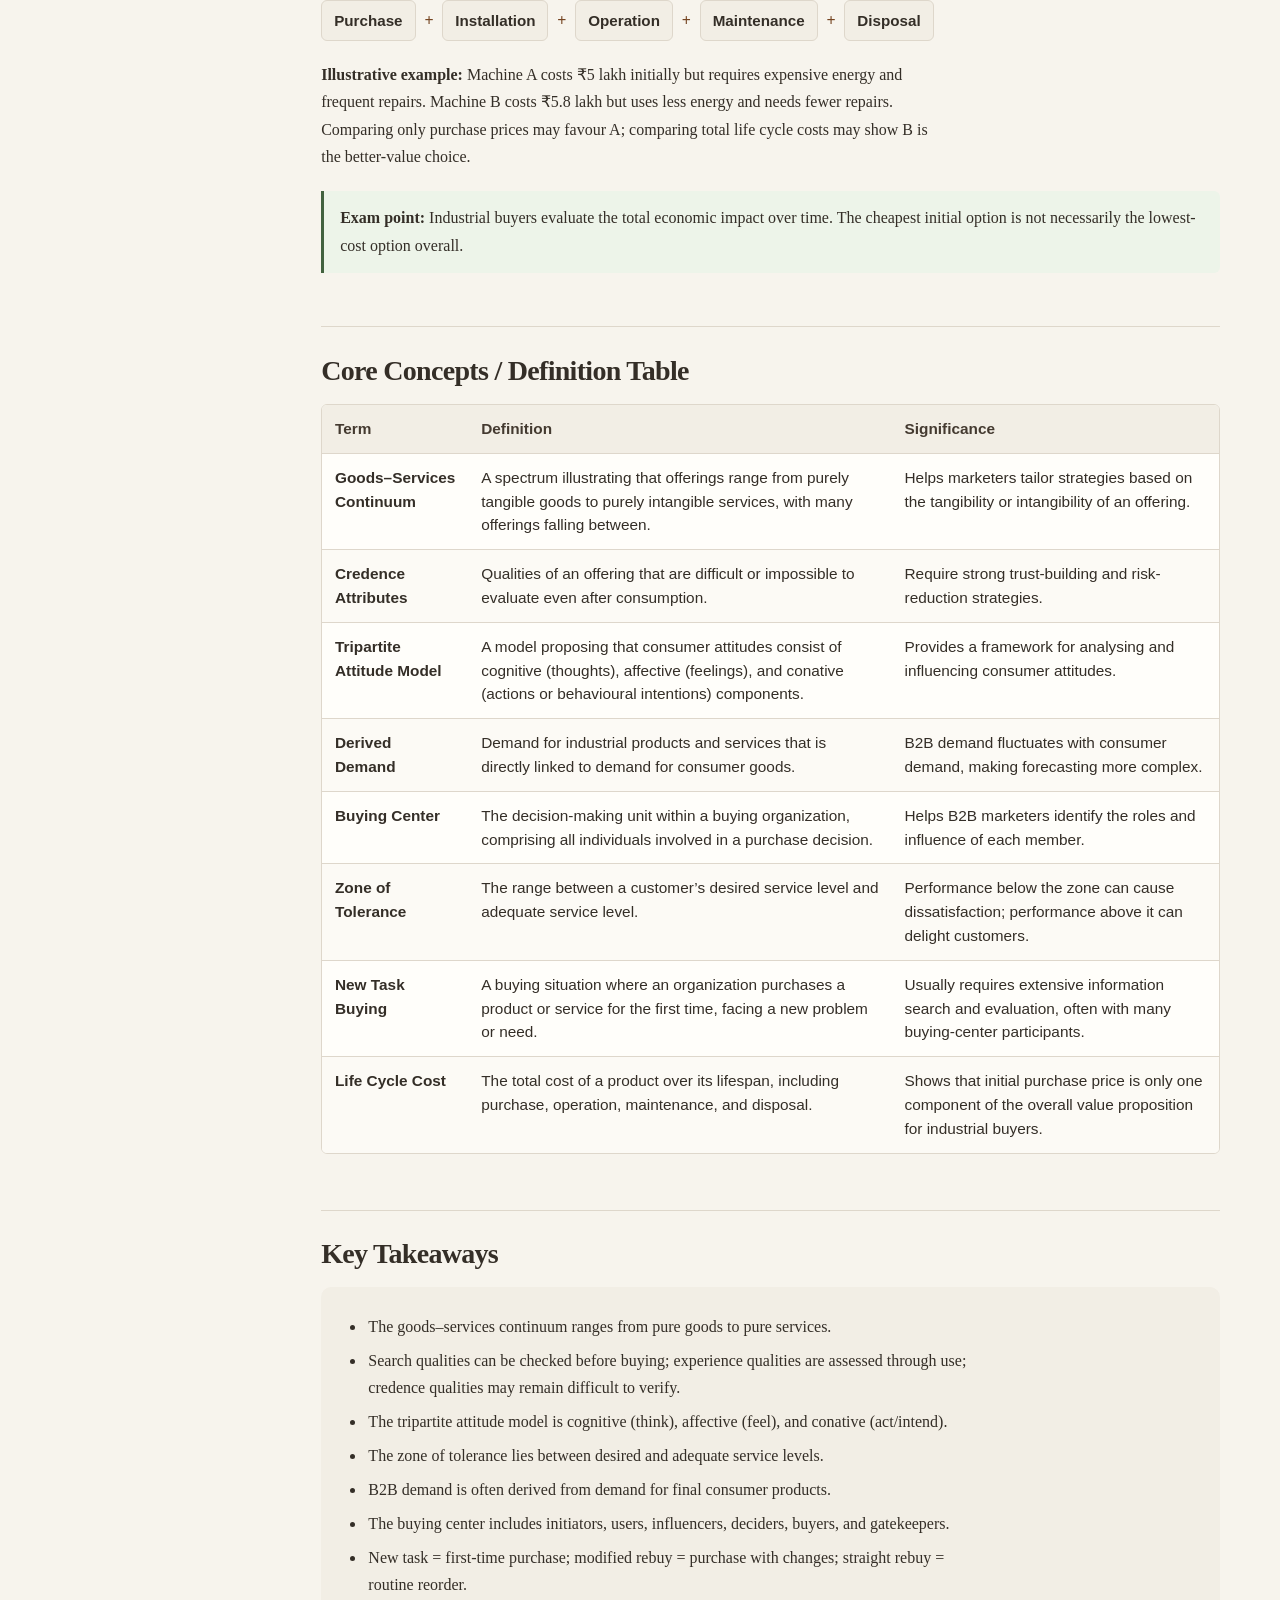
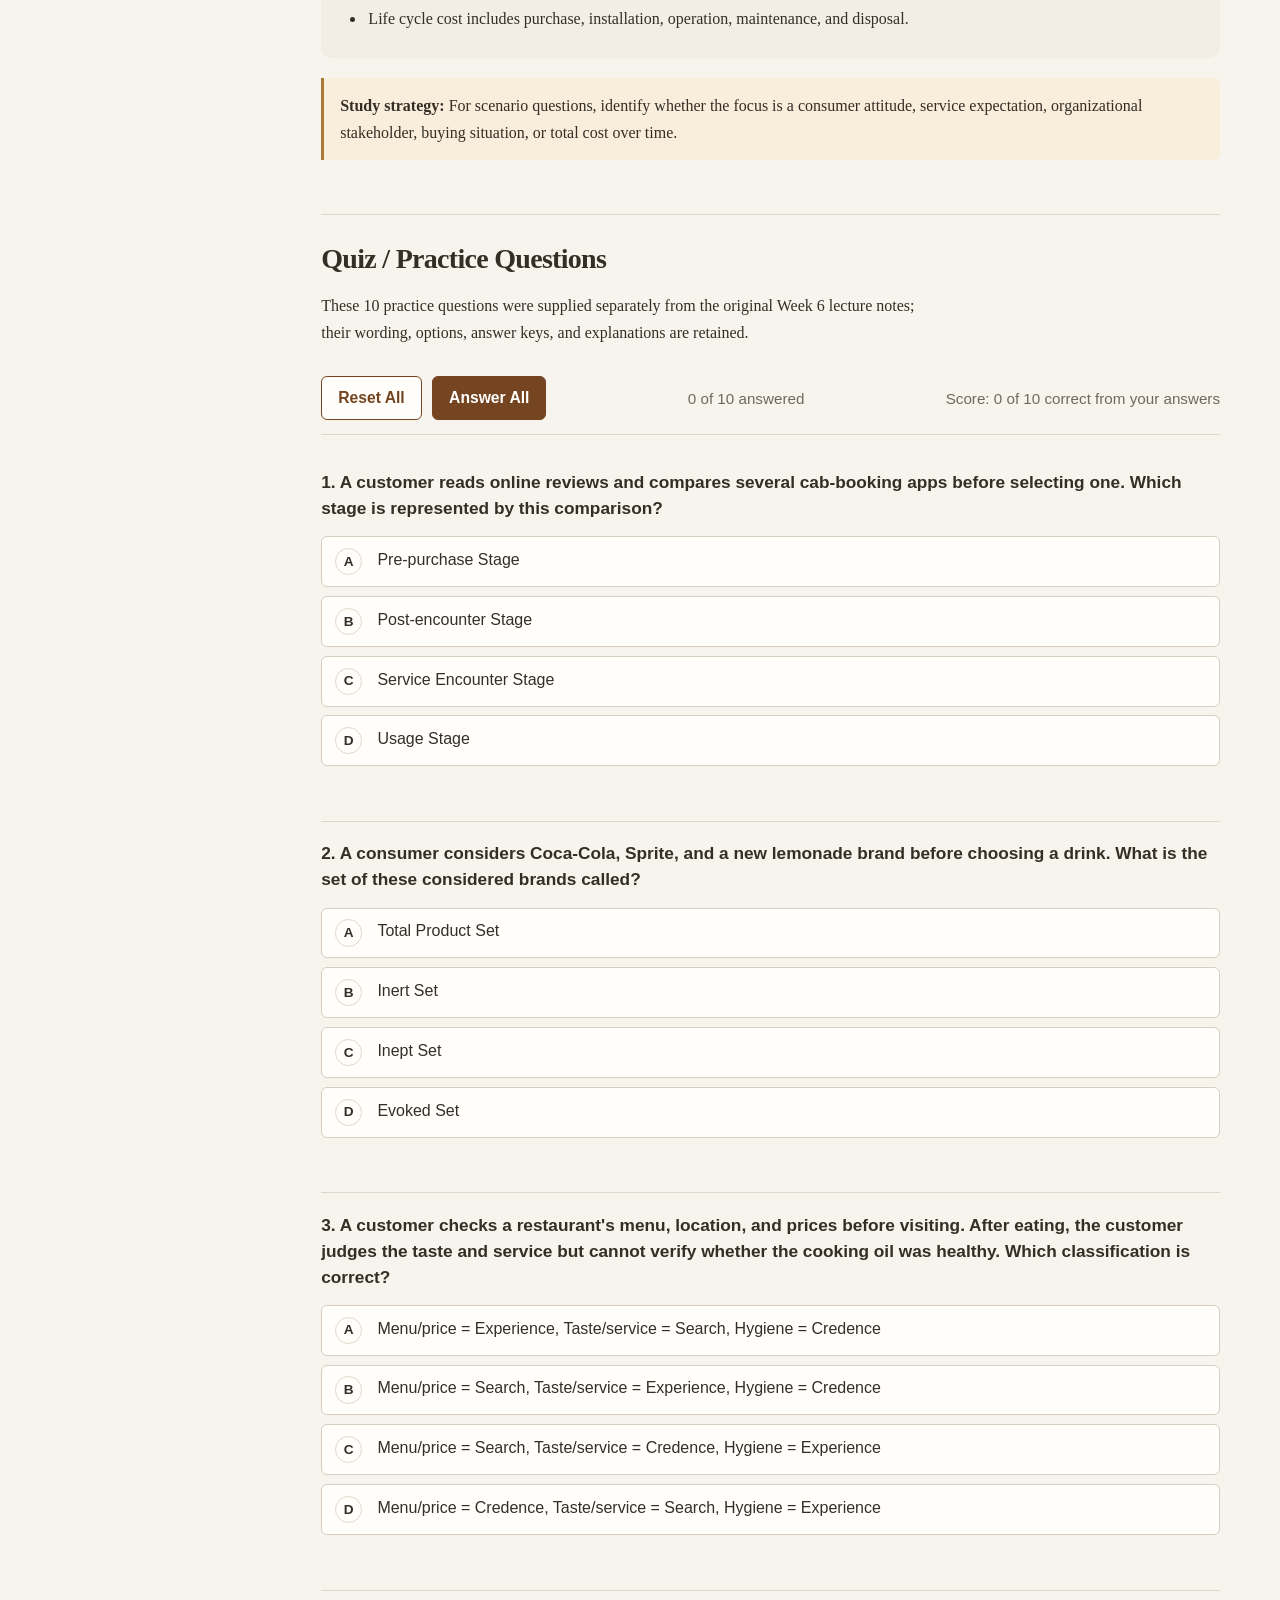
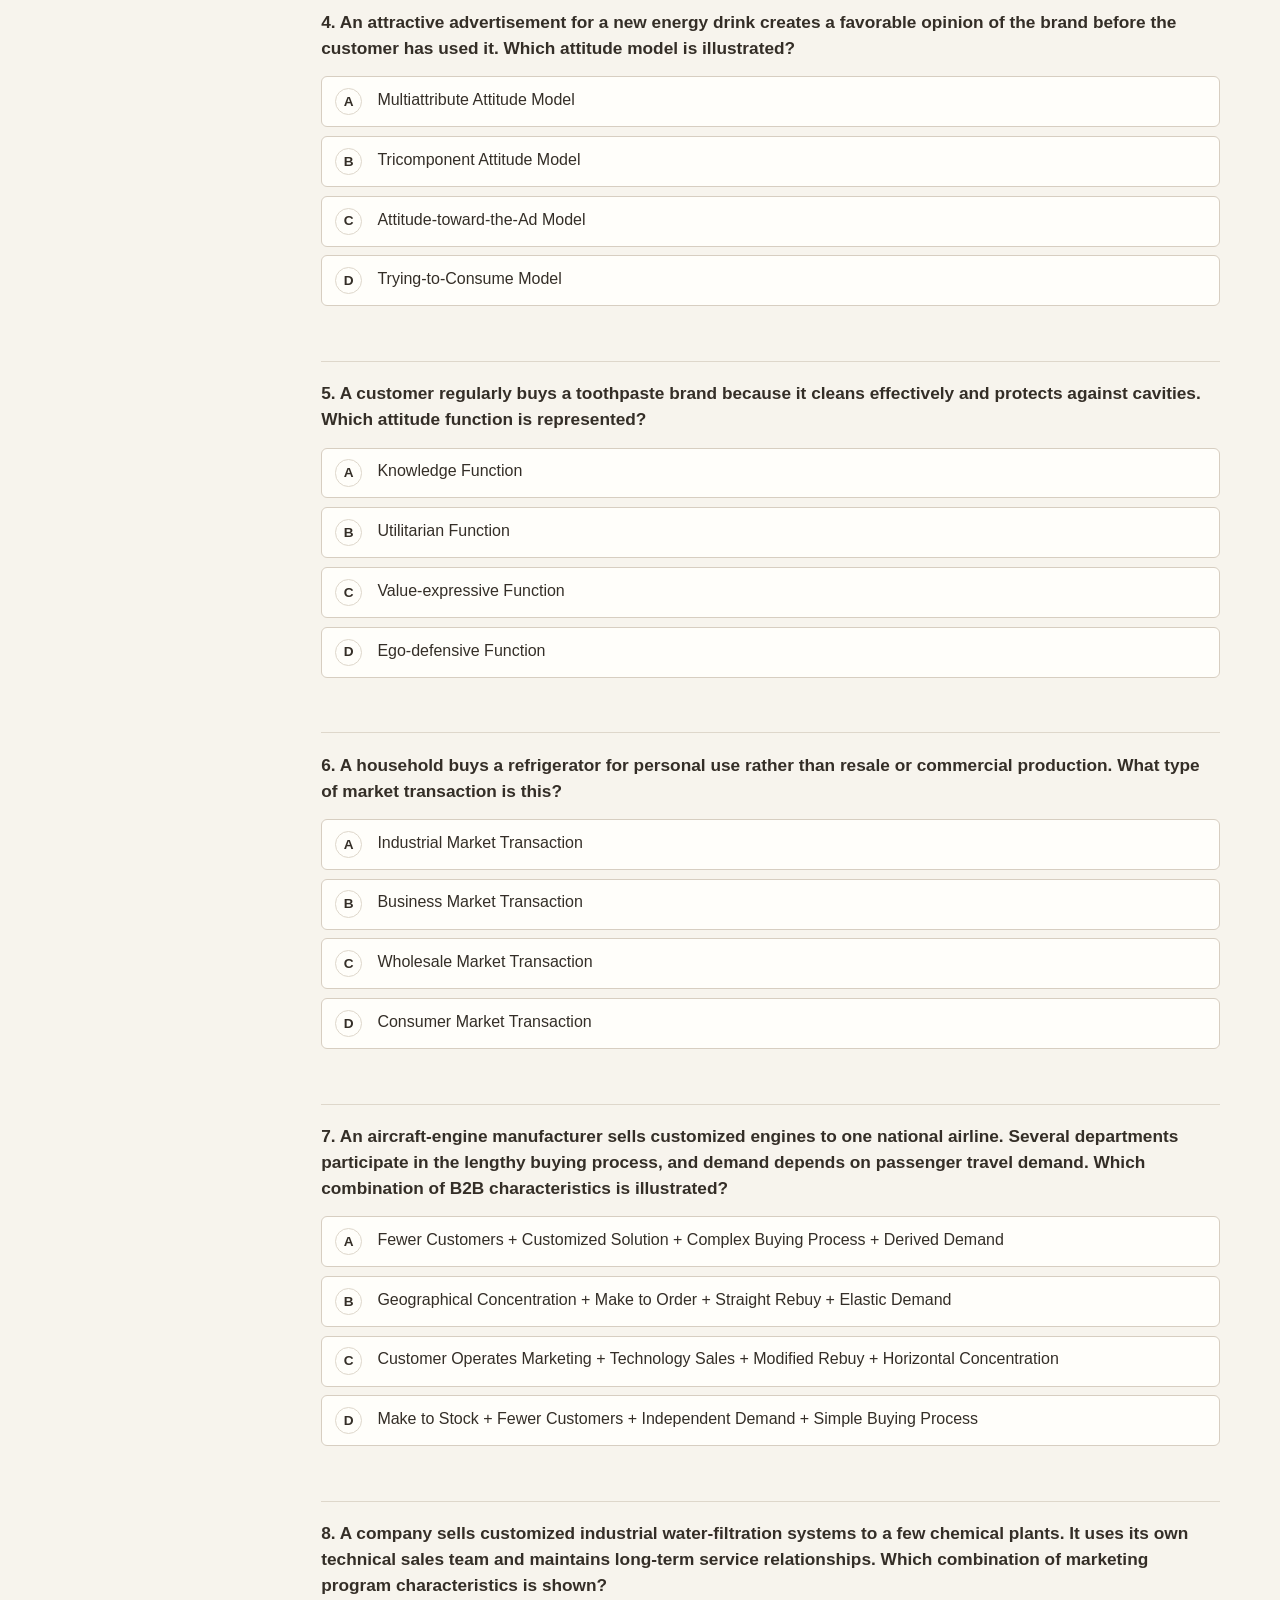
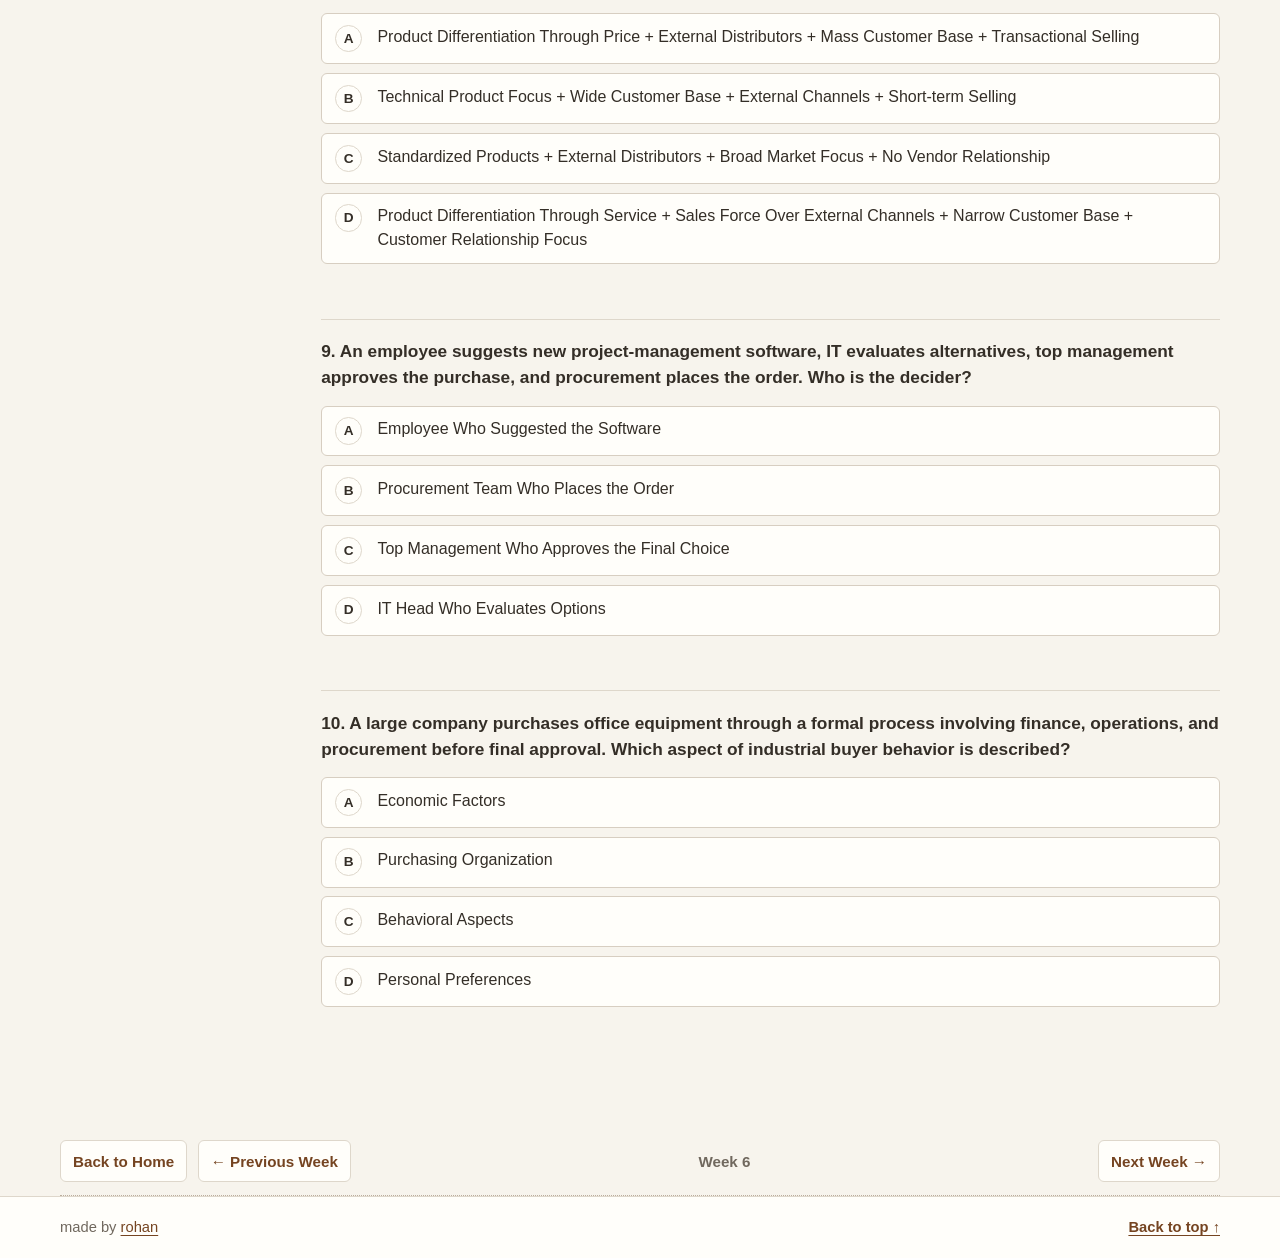
<file: week6.html>
<!doctype html>
<html lang="en"><head><meta charset="utf-8"><meta name="viewport" content="width=device-width, initial-scale=1"><meta name="description" content="Week 6 Marketing Management notes on buyer attitudes, service expectations and organizational purchasing."><title>Week 6 — Analyzing Buyer Behaviour II | Marketing Management</title><link rel="stylesheet" href="css/global.css"><script src="js/quiz.js" defer></script></head><body><a class="skip-link" href="#main">Skip to notes</a><div class="reading-progress" aria-hidden="true"><span></span></div><header class="site-header"><div class="site-header-inner"><a class="site-brand" href="index.html">Marketing <span>Management</span></a><span class="header-note">Study notes · Week 6 of 8</span></div></header><div class="page-shell"><nav class="week-nav" aria-label="Week navigation"><a class="nav-link" href="index.html">Home</a><a class="nav-link" href="week5.html">← Previous Week</a><span class="nav-current" aria-current="page">Week 6</span><a class="nav-link" href="week7.html">Next Week →</a></nav><header class="week-heading"><h1 class="week-title">Analyzing Buyer Behaviour II</h1><p class="week-deck">From consumer perception and attitudes to organizational buying and the strategic realities of B2B marketing.</p></header><div class="week-layout"><aside class="contents"><strong>On this page</strong><nav aria-label="Table of contents"><a href="#introduction">Introduction</a><a href="#summary">Summary</a><a href="#core-concepts">Core Concepts</a><a href="#takeaways">Key Takeaways</a><a href="#quiz">Quiz</a></nav></aside><main class="study-content" id="main">
<section class="study-section" id="introduction"><h2>What You Will Learn</h2><p class="lead">This week links the way consumers perceive goods and services and form attitudes with the distinct processes organizations use to purchase for business. You will examine service expectations, derived demand, buying-center roles, buying situations and life cycle cost (LCC).</p><p>These ideas matter because individual choices depend on perception and context, while B2B purchases often involve multiple stakeholders, formal evaluation, and costs over the product’s entire life. Together, they help marketers tailor value and evidence to the buyer and purchase situation.</p></section>
<section class="study-section" id="summary"><h2>Summary — Consolidated Lecture Notes</h2>
<h3 class="topic-heading">Goods–services continuum</h3><p>Most market offerings combine tangible goods and intangible services. The continuum helps marketers understand what customers are actually buying and which parts of the offer need emphasis.</p><div class="table-wrap" role="region" aria-label="Goods and services continuum" tabindex="0"><table><thead><tr><th>Offering type</th><th>Typical characteristics</th><th>Example</th></tr></thead><tbody><tr><td><strong>Pure tangible good</strong></td><td>Primarily physical, with little accompanying service.</td><td>A basic packaged commodity.</td></tr><tr><td><strong>Tangible good with services</strong></td><td>A physical product supported by delivery, installation, warranty, or repairs.</td><td>A laptop with setup and technical support.</td></tr><tr><td><strong>Hybrid offering</strong></td><td>Goods and services are both central to the experience.</td><td>A restaurant meal.</td></tr><tr><td><strong>Service with accompanying goods</strong></td><td>The service is central, supported by physical items.</td><td>An airline flight with a meal and amenities.</td></tr><tr><td><strong>Pure service</strong></td><td>Primarily intangible performance or expertise.</td><td>Consulting or tutoring.</td></tr></tbody></table></div><h4>Search, experience, and credence qualities</h4><ul><li><strong>Search qualities:</strong> Can be assessed before purchase, such as size, colour, or listed specifications.</li><li><strong>Experience qualities:</strong> Are easier to assess during or after use, such as comfort or the taste of a meal.</li><li><strong>Credence qualities:</strong> May remain difficult to judge even after consumption, such as whether a complex repair was truly necessary.</li></ul><div class="callout warning"><strong>Remember:</strong> Search = before use; experience = during/after use; credence = difficult to verify even afterward.</div>
<h3 class="topic-heading">Consumer perception and attitudes</h3><h4>The tripartite attitude model</h4><p>The model divides attitude into three connected components:</p><div class="topic-grid"><div class="topic-block"><h4>Cognitive — Think</h4><p>Beliefs and knowledge about an offering. <em>Example:</em> “This laptop has a long battery life.”</p></div><div class="topic-block"><h4>Affective — Feel</h4><p>Emotional reactions or evaluations. <em>Example:</em> “I like this laptop’s design.”</p></div><div class="topic-block"><h4>Conative — Act / intend</h4><p>Behavioural intention or tendency to act. <em>Example:</em> “I intend to buy this laptop.”</p></div><div class="topic-block"><h4>Marketing use</h4><p>Marketers can address beliefs with evidence, feelings with brand experience, and intentions with convenient calls to action.</p></div></div><h4>Attitude formation and influence</h4><ul><li>Direct experience can strengthen or change beliefs and feelings.</li><li>Family, peers, culture, and reference groups can shape attitudes.</li><li>Advertising and reviews provide information that consumers interpret through existing beliefs.</li><li>Attitudes influence behaviour, but they do not guarantee it: price, availability, time, and situational constraints can intervene.</li></ul>
<h3 class="topic-heading">Service expectations and the zone of tolerance</h3><p>Customers often have a desired service level—the service they hope to receive—and an adequate service level—the minimum they consider acceptable. The range between them is the <strong>zone of tolerance</strong>.</p><div class="topic-grid"><div class="topic-block"><h4>Below adequate</h4><p>Service falls short of the minimum acceptable level, creating dissatisfaction.</p></div><div class="topic-block"><h4>Within the zone</h4><p>Service is acceptable, although it may not be exceptional.</p></div><div class="topic-block"><h4>At or above desired</h4><p>Service meets or exceeds expectations and can create strong satisfaction or delight.</p></div><div class="topic-block"><h4>Why it matters</h4><p>Expectations vary by customer, context, urgency, and past experience; service delivery should account for these differences.</p></div></div>
<h3 class="topic-heading">Business-to-Business (B2B) marketing</h3><p>B2B marketing involves organizations purchasing goods and services to use in production, operations, resale, or service delivery. Industrial buying often differs from consumer buying in scale, formal procedures, technical requirements, and the number of people involved.</p><h4>Key characteristics</h4><ul><li><strong>Derived demand:</strong> Demand for business inputs depends on demand for the final goods and services they support.</li><li><strong>Fewer, larger buyers:</strong> Business markets may have fewer customers, with each account representing substantial value.</li><li><strong>Professional purchasing:</strong> Buyers may use formal specifications, tenders, budgets, and supplier assessments.</li><li><strong>Multiple decision-makers:</strong> Technical, financial, operational, and management stakeholders may all influence the choice.</li><li><strong>Longer relationships:</strong> Reliability, support, service levels, and trust can be as important as price.</li><li><strong>Demand fluctuations:</strong> Changes in consumer demand can affect suppliers throughout the business supply chain.</li></ul><h4>Example of derived demand</h4><p>If demand for electric vehicles rises, manufacturers may need more batteries, charging components, and production equipment. Demand for these industrial inputs is derived from demand for the final vehicles.</p><div class="callout"><strong>B2B marketing focus:</strong> Demonstrate measurable business value, technical suitability, reliability, service support, and total cost—not merely a low purchase price.</div>
<h3 class="topic-heading">The organizational buying center</h3><p>A buying center is not necessarily a formal department. It includes the people who participate in or influence a particular organizational purchase. One person may perform more than one role.</p><div class="table-wrap" role="region" aria-label="Organizational buying center roles" tabindex="0"><table><thead><tr><th>Role</th><th>Responsibility</th><th>Example</th></tr></thead><tbody><tr><td><strong>Initiator</strong></td><td>First identifies the need or purchase idea.</td><td>An engineer requests new testing equipment.</td></tr><tr><td><strong>User</strong></td><td>Uses the product or service.</td><td>Technicians who operate the equipment.</td></tr><tr><td><strong>Influencer</strong></td><td>Provides technical or other evaluation criteria.</td><td>An IT specialist assesses compatibility.</td></tr><tr><td><strong>Decider</strong></td><td>Chooses or approves the supplier or product.</td><td>A department head approves the selection.</td></tr><tr><td><strong>Buyer</strong></td><td>Handles supplier selection, negotiation, and purchasing procedures.</td><td>A procurement officer issues the purchase order.</td></tr><tr><td><strong>Gatekeeper</strong></td><td>Controls access to information or contact with decision-makers.</td><td>An assistant schedules vendor meetings.</td></tr></tbody></table></div><h4>How to market to a buying center</h4><ul><li>Identify all stakeholders and their priorities.</li><li>Provide technical evidence to influencers and users.</li><li>Demonstrate financial value and risk reduction to decision-makers.</li><li>Make purchasing procedures, contracts, delivery, and support straightforward for buyers.</li><li>Provide clear, relevant information through gatekeepers and approved channels.</li></ul>
<h3 class="topic-heading">Organizational buying situations</h3><div class="topic-grid"><div class="topic-block"><h4>New task</h4><p>The organization buys a product or service for the first time. Uncertainty and perceived risk are high, so information search and evaluation are extensive. <strong>Most complex.</strong></p></div><div class="topic-block"><h4>Modified rebuy</h4><p>The organization has bought before but wants to change specifications, price, supplier, delivery, or other conditions. <strong>Moderate evaluation.</strong></p></div><div class="topic-block"><h4>Straight rebuy</h4><p>The organization routinely reorders a familiar product from an established supplier with little change. <strong>Most routine.</strong></p></div><div class="topic-block"><h4>Marketing implication</h4><p>New-task buyers need education and risk reduction; modified-rebuy buyers need a clear reason to switch; straight-rebuy buyers value consistency and dependable service.</p></div></div>
<h3 class="topic-heading">Life cycle cost (LCC)</h3><p>Life cycle cost is the total cost associated with a product throughout its useful life, not just the amount paid at purchase.</p><div class="flow"><span>Purchase</span><b>+</b><span>Installation</span><b>+</b><span>Operation</span><b>+</b><span>Maintenance</span><b>+</b><span>Disposal</span></div><p><strong>Illustrative example:</strong> Machine A costs ₹5 lakh initially but requires expensive energy and frequent repairs. Machine B costs ₹5.8 lakh but uses less energy and needs fewer repairs. Comparing only purchase prices may favour A; comparing total life cycle costs may show B is the better-value choice.</p><div class="callout success"><strong>Exam point:</strong> Industrial buyers evaluate the total economic impact over time. The cheapest initial option is not necessarily the lowest-cost option overall.</div>
</section><section class="study-section" id="core-concepts"><h2>Core Concepts / Definition Table</h2><div class="table-wrap" role="region" aria-label="Week 6 core concept definitions and significance" tabindex="0"><table><thead><tr><th>Term</th><th>Definition</th><th>Significance</th></tr></thead><tbody><tr><td><strong>Goods–Services Continuum</strong></td><td>A spectrum illustrating that offerings range from purely tangible goods to purely intangible services, with many offerings falling between.</td><td>Helps marketers tailor strategies based on the tangibility or intangibility of an offering.</td></tr><tr><td><strong>Credence Attributes</strong></td><td>Qualities of an offering that are difficult or impossible to evaluate even after consumption.</td><td>Require strong trust-building and risk-reduction strategies.</td></tr><tr><td><strong>Tripartite Attitude Model</strong></td><td>A model proposing that consumer attitudes consist of cognitive (thoughts), affective (feelings), and conative (actions or behavioural intentions) components.</td><td>Provides a framework for analysing and influencing consumer attitudes.</td></tr><tr><td><strong>Derived Demand</strong></td><td>Demand for industrial products and services that is directly linked to demand for consumer goods.</td><td>B2B demand fluctuates with consumer demand, making forecasting more complex.</td></tr><tr><td><strong>Buying Center</strong></td><td>The decision-making unit within a buying organization, comprising all individuals involved in a purchase decision.</td><td>Helps B2B marketers identify the roles and influence of each member.</td></tr><tr><td><strong>Zone of Tolerance</strong></td><td>The range between a customer’s desired service level and adequate service level.</td><td>Performance below the zone can cause dissatisfaction; performance above it can delight customers.</td></tr><tr><td><strong>New Task Buying</strong></td><td>A buying situation where an organization purchases a product or service for the first time, facing a new problem or need.</td><td>Usually requires extensive information search and evaluation, often with many buying-center participants.</td></tr><tr><td><strong>Life Cycle Cost</strong></td><td>The total cost of a product over its lifespan, including purchase, operation, maintenance, and disposal.</td><td>Shows that initial purchase price is only one component of the overall value proposition for industrial buyers.</td></tr></tbody></table></div></section>
<section class="study-section" id="takeaways"><h2>Key Takeaways</h2><div class="takeaways"><ul><li>The goods–services continuum ranges from pure goods to pure services.</li><li>Search qualities can be checked before buying; experience qualities are assessed through use; credence qualities may remain difficult to verify.</li><li>The tripartite attitude model is cognitive (think), affective (feel), and conative (act/intend).</li><li>The zone of tolerance lies between desired and adequate service levels.</li><li>B2B demand is often derived from demand for final consumer products.</li><li>The buying center includes initiators, users, influencers, deciders, buyers, and gatekeepers.</li><li>New task = first-time purchase; modified rebuy = purchase with changes; straight rebuy = routine reorder.</li><li>Life cycle cost includes purchase, installation, operation, maintenance, and disposal.</li></ul></div><div class="callout"><strong>Study strategy:</strong> For scenario questions, identify whether the focus is a consumer attitude, service expectation, organizational stakeholder, buying situation, or total cost over time.</div></section>
<section class="study-section" id="quiz"><h2>Quiz / Practice Questions</h2><p>These 10 practice questions were supplied separately from the original Week 6 lecture notes; their wording, options, answer keys, and explanations are retained.</p><div data-quiz><div class="quiz-tools"><button class="quiz-button secondary" type="button" data-reset-all>Reset All</button><button class="quiz-button" type="button" data-answer-all>Answer All</button><span class="quiz-progress" data-quiz-progress aria-live="polite"></span><span class="quiz-progress" data-quiz-score aria-live="polite"></span></div>
<article class="quiz-question" data-question data-correct="0"><h3>1. A customer reads online reviews and compares several cab-booking apps before selecting one. Which stage is represented by this comparison?</h3><div class="answer-options"><button class="answer-option" type="button" data-option-index="0"><span class="option-letter">A</span><span>Pre-purchase Stage</span></button><button class="answer-option" type="button" data-option-index="1"><span class="option-letter">B</span><span>Post-encounter Stage</span></button><button class="answer-option" type="button" data-option-index="2"><span class="option-letter">C</span><span>Service Encounter Stage</span></button><button class="answer-option" type="button" data-option-index="3"><span class="option-letter">D</span><span>Usage Stage</span></button></div><p class="question-feedback" data-feedback aria-live="polite"></p><p class="answer-explanation" data-explanation hidden><strong>Ans: a —</strong> The pre-purchase stage occurs before buying a service and includes searching for information and comparing alternatives.</p></article>
<article class="quiz-question" data-question data-correct="3"><h3>2. A consumer considers Coca-Cola, Sprite, and a new lemonade brand before choosing a drink. What is the set of these considered brands called?</h3><div class="answer-options"><button class="answer-option" type="button" data-option-index="0"><span class="option-letter">A</span><span>Total Product Set</span></button><button class="answer-option" type="button" data-option-index="1"><span class="option-letter">B</span><span>Inert Set</span></button><button class="answer-option" type="button" data-option-index="2"><span class="option-letter">C</span><span>Inept Set</span></button><button class="answer-option" type="button" data-option-index="3"><span class="option-letter">D</span><span>Evoked Set</span></button></div><p class="question-feedback" data-feedback aria-live="polite"></p><p class="answer-explanation" data-explanation hidden><strong>Ans: d —</strong> The evoked set consists of the brands a consumer actively considers when making a purchase decision.</p></article>
<article class="quiz-question" data-question data-correct="1"><h3>3. A customer checks a restaurant's menu, location, and prices before visiting. After eating, the customer judges the taste and service but cannot verify whether the cooking oil was healthy. Which classification is correct?</h3><div class="answer-options"><button class="answer-option" type="button" data-option-index="0"><span class="option-letter">A</span><span>Menu/price = Experience, Taste/service = Search, Hygiene = Credence</span></button><button class="answer-option" type="button" data-option-index="1"><span class="option-letter">B</span><span>Menu/price = Search, Taste/service = Experience, Hygiene = Credence</span></button><button class="answer-option" type="button" data-option-index="2"><span class="option-letter">C</span><span>Menu/price = Search, Taste/service = Credence, Hygiene = Experience</span></button><button class="answer-option" type="button" data-option-index="3"><span class="option-letter">D</span><span>Menu/price = Credence, Taste/service = Search, Hygiene = Experience</span></button></div><p class="question-feedback" data-feedback aria-live="polite"></p><p class="answer-explanation" data-explanation hidden><strong>Ans: b —</strong> Search attributes can be evaluated before purchase, experience attributes after consumption, and credence attributes remain difficult to verify even afterward.</p></article>
<article class="quiz-question" data-question data-correct="2"><h3>4. An attractive advertisement for a new energy drink creates a favorable opinion of the brand before the customer has used it. Which attitude model is illustrated?</h3><div class="answer-options"><button class="answer-option" type="button" data-option-index="0"><span class="option-letter">A</span><span>Multiattribute Attitude Model</span></button><button class="answer-option" type="button" data-option-index="1"><span class="option-letter">B</span><span>Tricomponent Attitude Model</span></button><button class="answer-option" type="button" data-option-index="2"><span class="option-letter">C</span><span>Attitude-toward-the-Ad Model</span></button><button class="answer-option" type="button" data-option-index="3"><span class="option-letter">D</span><span>Trying-to-Consume Model</span></button></div><p class="question-feedback" data-feedback aria-live="polite"></p><p class="answer-explanation" data-explanation hidden><strong>Ans: c —</strong> The attitude-toward-the-ad model explains how consumers' reactions to an advertisement influence their attitudes toward the advertised brand.</p></article>
<article class="quiz-question" data-question data-correct="1"><h3>5. A customer regularly buys a toothpaste brand because it cleans effectively and protects against cavities. Which attitude function is represented?</h3><div class="answer-options"><button class="answer-option" type="button" data-option-index="0"><span class="option-letter">A</span><span>Knowledge Function</span></button><button class="answer-option" type="button" data-option-index="1"><span class="option-letter">B</span><span>Utilitarian Function</span></button><button class="answer-option" type="button" data-option-index="2"><span class="option-letter">C</span><span>Value-expressive Function</span></button><button class="answer-option" type="button" data-option-index="3"><span class="option-letter">D</span><span>Ego-defensive Function</span></button></div><p class="question-feedback" data-feedback aria-live="polite"></p><p class="answer-explanation" data-explanation hidden><strong>Ans: b —</strong> The utilitarian function concerns practical benefits and usefulness, such as effective cleaning and cavity protection.</p></article>
<article class="quiz-question" data-question data-correct="3"><h3>6. A household buys a refrigerator for personal use rather than resale or commercial production. What type of market transaction is this?</h3><div class="answer-options"><button class="answer-option" type="button" data-option-index="0"><span class="option-letter">A</span><span>Industrial Market Transaction</span></button><button class="answer-option" type="button" data-option-index="1"><span class="option-letter">B</span><span>Business Market Transaction</span></button><button class="answer-option" type="button" data-option-index="2"><span class="option-letter">C</span><span>Wholesale Market Transaction</span></button><button class="answer-option" type="button" data-option-index="3"><span class="option-letter">D</span><span>Consumer Market Transaction</span></button></div><p class="question-feedback" data-feedback aria-live="polite"></p><p class="answer-explanation" data-explanation hidden><strong>Ans: d —</strong> Consumer markets involve products purchased for personal or household consumption.</p></article>
<article class="quiz-question" data-question data-correct="0"><h3>7. An aircraft-engine manufacturer sells customized engines to one national airline. Several departments participate in the lengthy buying process, and demand depends on passenger travel demand. Which combination of B2B characteristics is illustrated?</h3><div class="answer-options"><button class="answer-option" type="button" data-option-index="0"><span class="option-letter">A</span><span>Fewer Customers + Customized Solution + Complex Buying Process + Derived Demand</span></button><button class="answer-option" type="button" data-option-index="1"><span class="option-letter">B</span><span>Geographical Concentration + Make to Order + Straight Rebuy + Elastic Demand</span></button><button class="answer-option" type="button" data-option-index="2"><span class="option-letter">C</span><span>Customer Operates Marketing + Technology Sales + Modified Rebuy + Horizontal Concentration</span></button><button class="answer-option" type="button" data-option-index="3"><span class="option-letter">D</span><span>Make to Stock + Fewer Customers + Independent Demand + Simple Buying Process</span></button></div><p class="question-feedback" data-feedback aria-live="polite"></p><p class="answer-explanation" data-explanation hidden><strong>Ans: a —</strong> The scenario involves few customers, customized products, multiple decision-makers, and derived demand based on demand for airline travel.</p></article>
<article class="quiz-question" data-question data-correct="3"><h3>8. A company sells customized industrial water-filtration systems to a few chemical plants. It uses its own technical sales team and maintains long-term service relationships. Which combination of marketing program characteristics is shown?</h3><div class="answer-options"><button class="answer-option" type="button" data-option-index="0"><span class="option-letter">A</span><span>Product Differentiation Through Price + External Distributors + Mass Customer Base + Transactional Selling</span></button><button class="answer-option" type="button" data-option-index="1"><span class="option-letter">B</span><span>Technical Product Focus + Wide Customer Base + External Channels + Short-term Selling</span></button><button class="answer-option" type="button" data-option-index="2"><span class="option-letter">C</span><span>Standardized Products + External Distributors + Broad Market Focus + No Vendor Relationship</span></button><button class="answer-option" type="button" data-option-index="3"><span class="option-letter">D</span><span>Product Differentiation Through Service + Sales Force Over External Channels + Narrow Customer Base + Customer Relationship Focus</span></button></div><p class="question-feedback" data-feedback aria-live="polite"></p><p class="answer-explanation" data-explanation hidden><strong>Ans: d —</strong> B2B marketing commonly involves technical products, direct sales teams, a narrow customer base, and long-term customer relationships.</p></article>
<article class="quiz-question" data-question data-correct="2"><h3>9. An employee suggests new project-management software, IT evaluates alternatives, top management approves the purchase, and procurement places the order. Who is the decider?</h3><div class="answer-options"><button class="answer-option" type="button" data-option-index="0"><span class="option-letter">A</span><span>Employee Who Suggested the Software</span></button><button class="answer-option" type="button" data-option-index="1"><span class="option-letter">B</span><span>Procurement Team Who Places the Order</span></button><button class="answer-option" type="button" data-option-index="2"><span class="option-letter">C</span><span>Top Management Who Approves the Final Choice</span></button><button class="answer-option" type="button" data-option-index="3"><span class="option-letter">D</span><span>IT Head Who Evaluates Options</span></button></div><p class="question-feedback" data-feedback aria-live="polite"></p><p class="answer-explanation" data-explanation hidden><strong>Ans: c —</strong> The decider has the authority to make or approve the final purchase decision.</p></article>
<article class="quiz-question" data-question data-correct="1"><h3>10. A large company purchases office equipment through a formal process involving finance, operations, and procurement before final approval. Which aspect of industrial buyer behavior is described?</h3><div class="answer-options"><button class="answer-option" type="button" data-option-index="0"><span class="option-letter">A</span><span>Economic Factors</span></button><button class="answer-option" type="button" data-option-index="1"><span class="option-letter">B</span><span>Purchasing Organization</span></button><button class="answer-option" type="button" data-option-index="2"><span class="option-letter">C</span><span>Behavioral Aspects</span></button><button class="answer-option" type="button" data-option-index="3"><span class="option-letter">D</span><span>Personal Preferences</span></button></div><p class="question-feedback" data-feedback aria-live="polite"></p><p class="answer-explanation" data-explanation hidden><strong>Ans: b —</strong> Purchasing organization refers to the formal structure and involvement of departments in the buying process.</p></article>
</div></section></main></div><nav class="week-nav" aria-label="Week navigation"><a class="nav-link" href="index.html">Back to Home</a><a class="nav-link" href="week5.html">← Previous Week</a><span class="nav-current">Week 6</span><a class="nav-link" href="week7.html">Next Week →</a></nav></div><footer class="site-footer"><div class="site-footer-inner"><p>made by <a href="https://github.com/Rohan-Shridhar" target="_blank" rel="noopener noreferrer">rohan</a></p><a class="back-top" href="#main">Back to top ↑</a></div></footer><script src="js/site.js" defer></script></body></html>
</file>
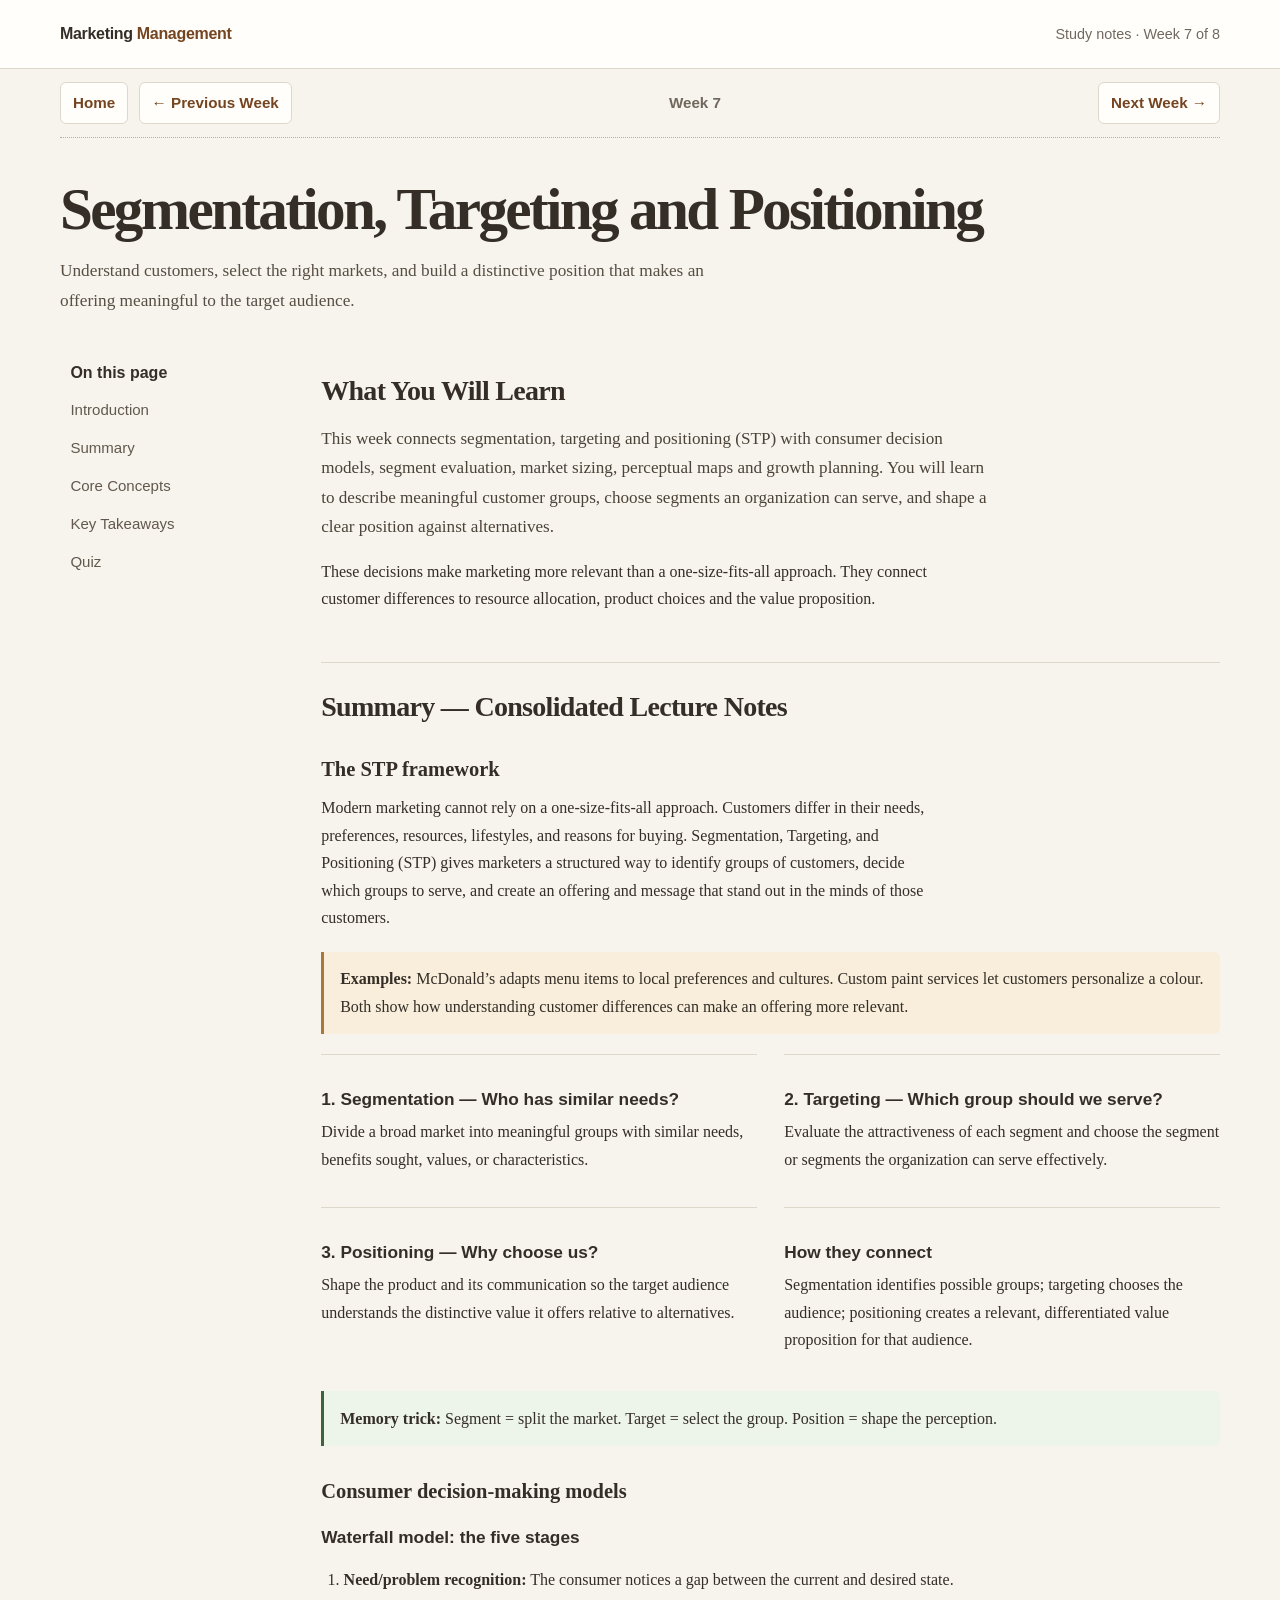
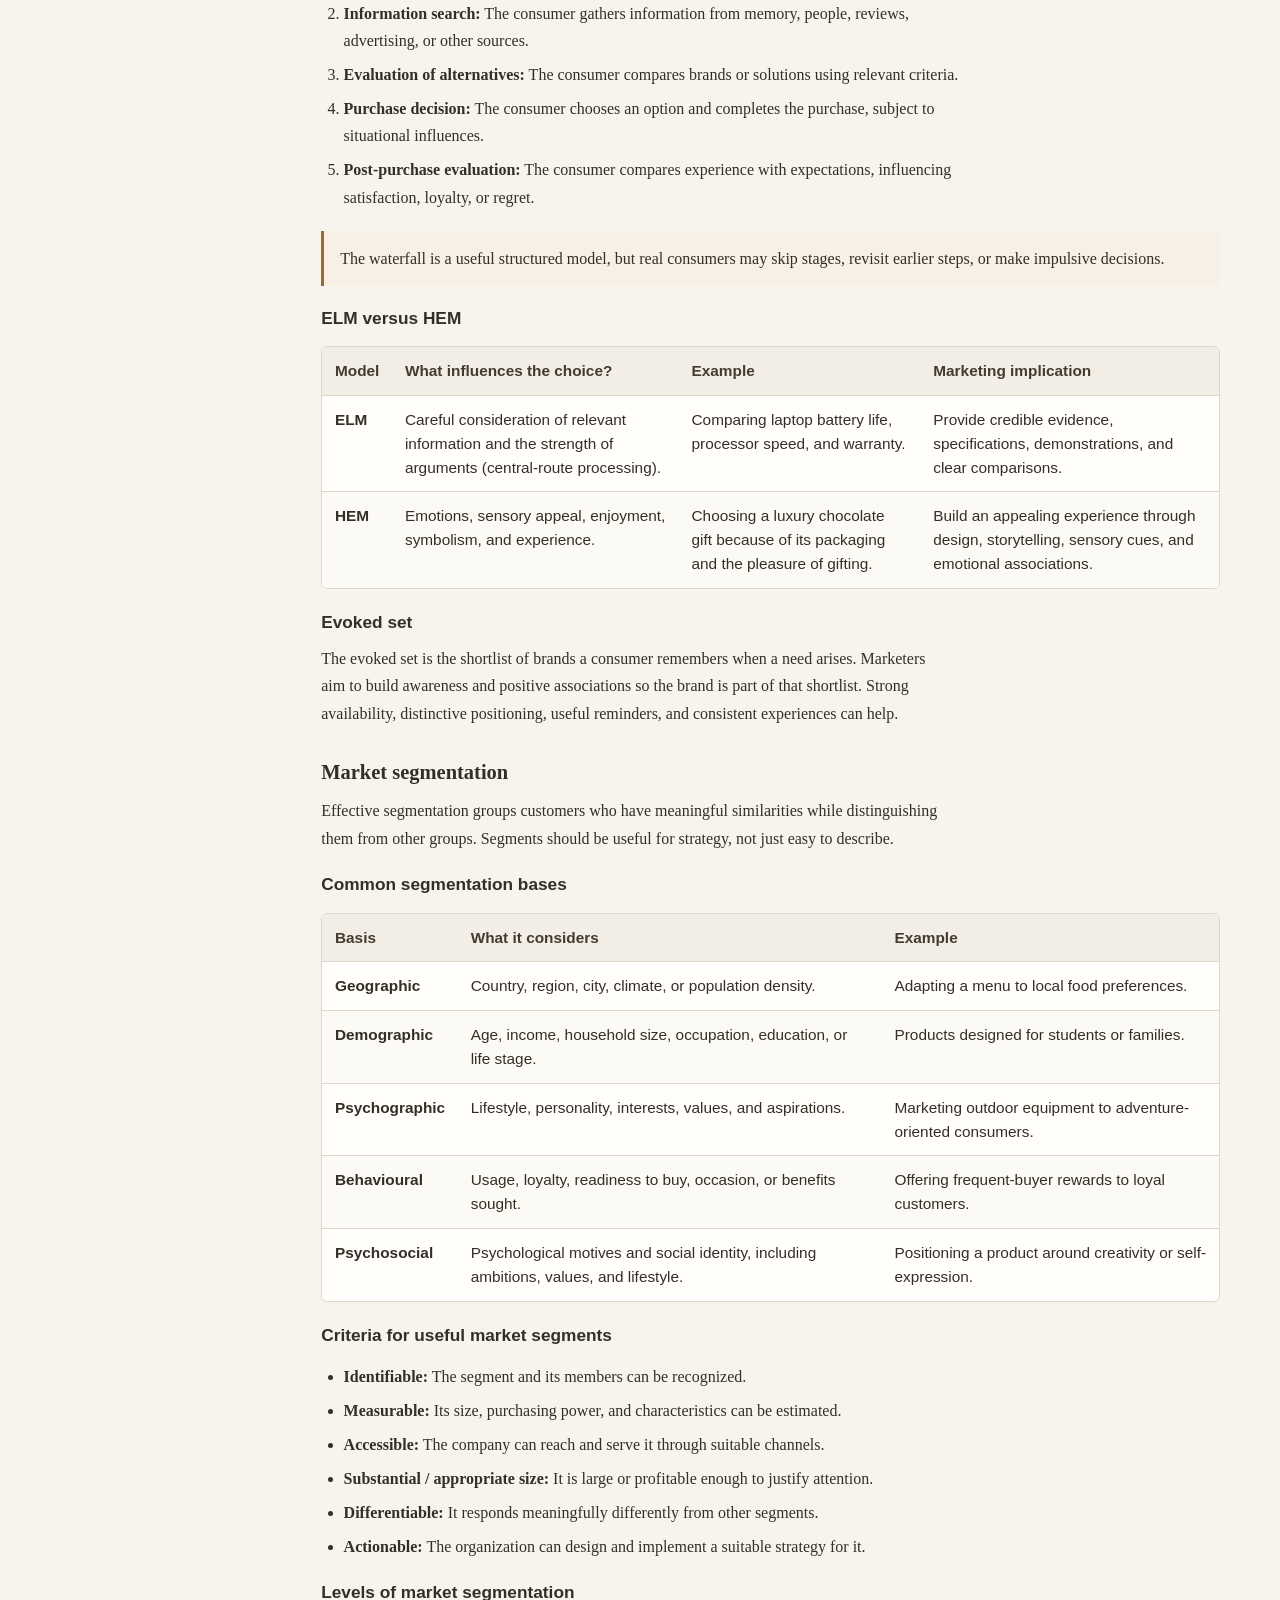
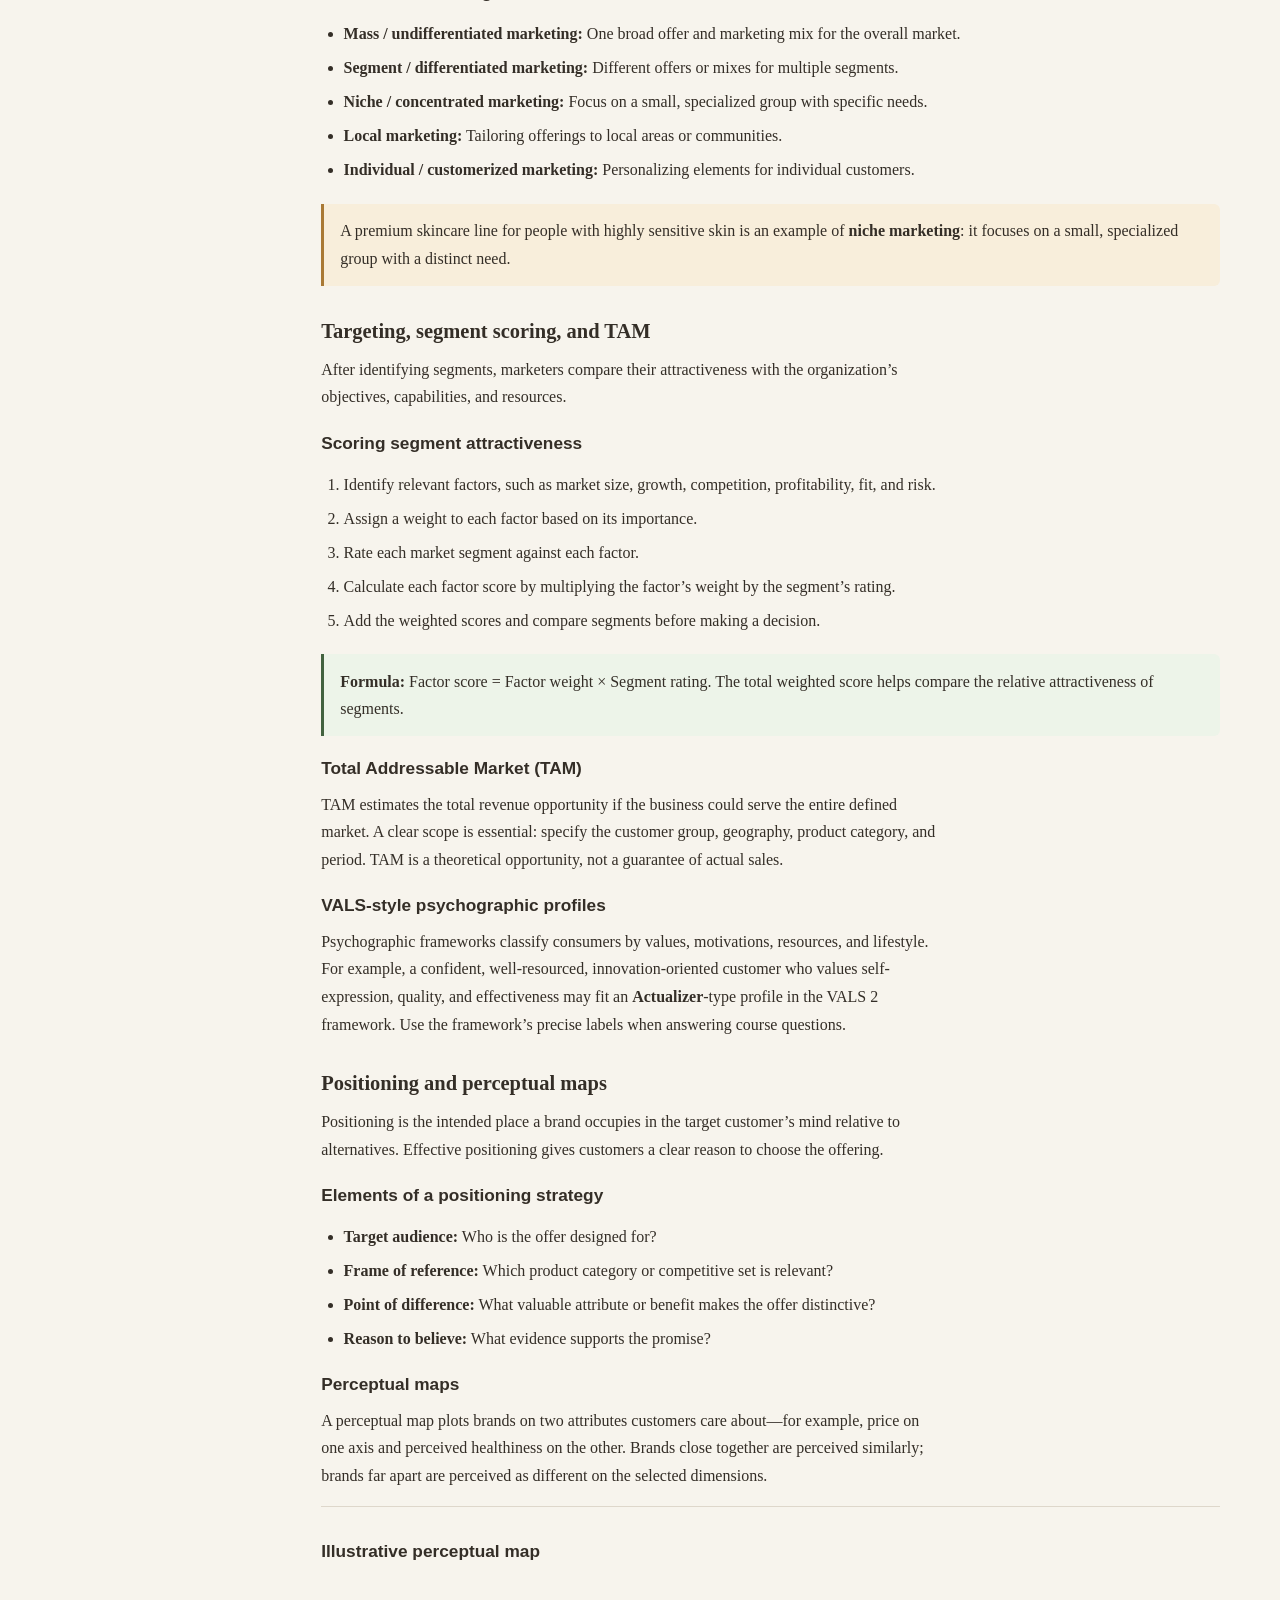
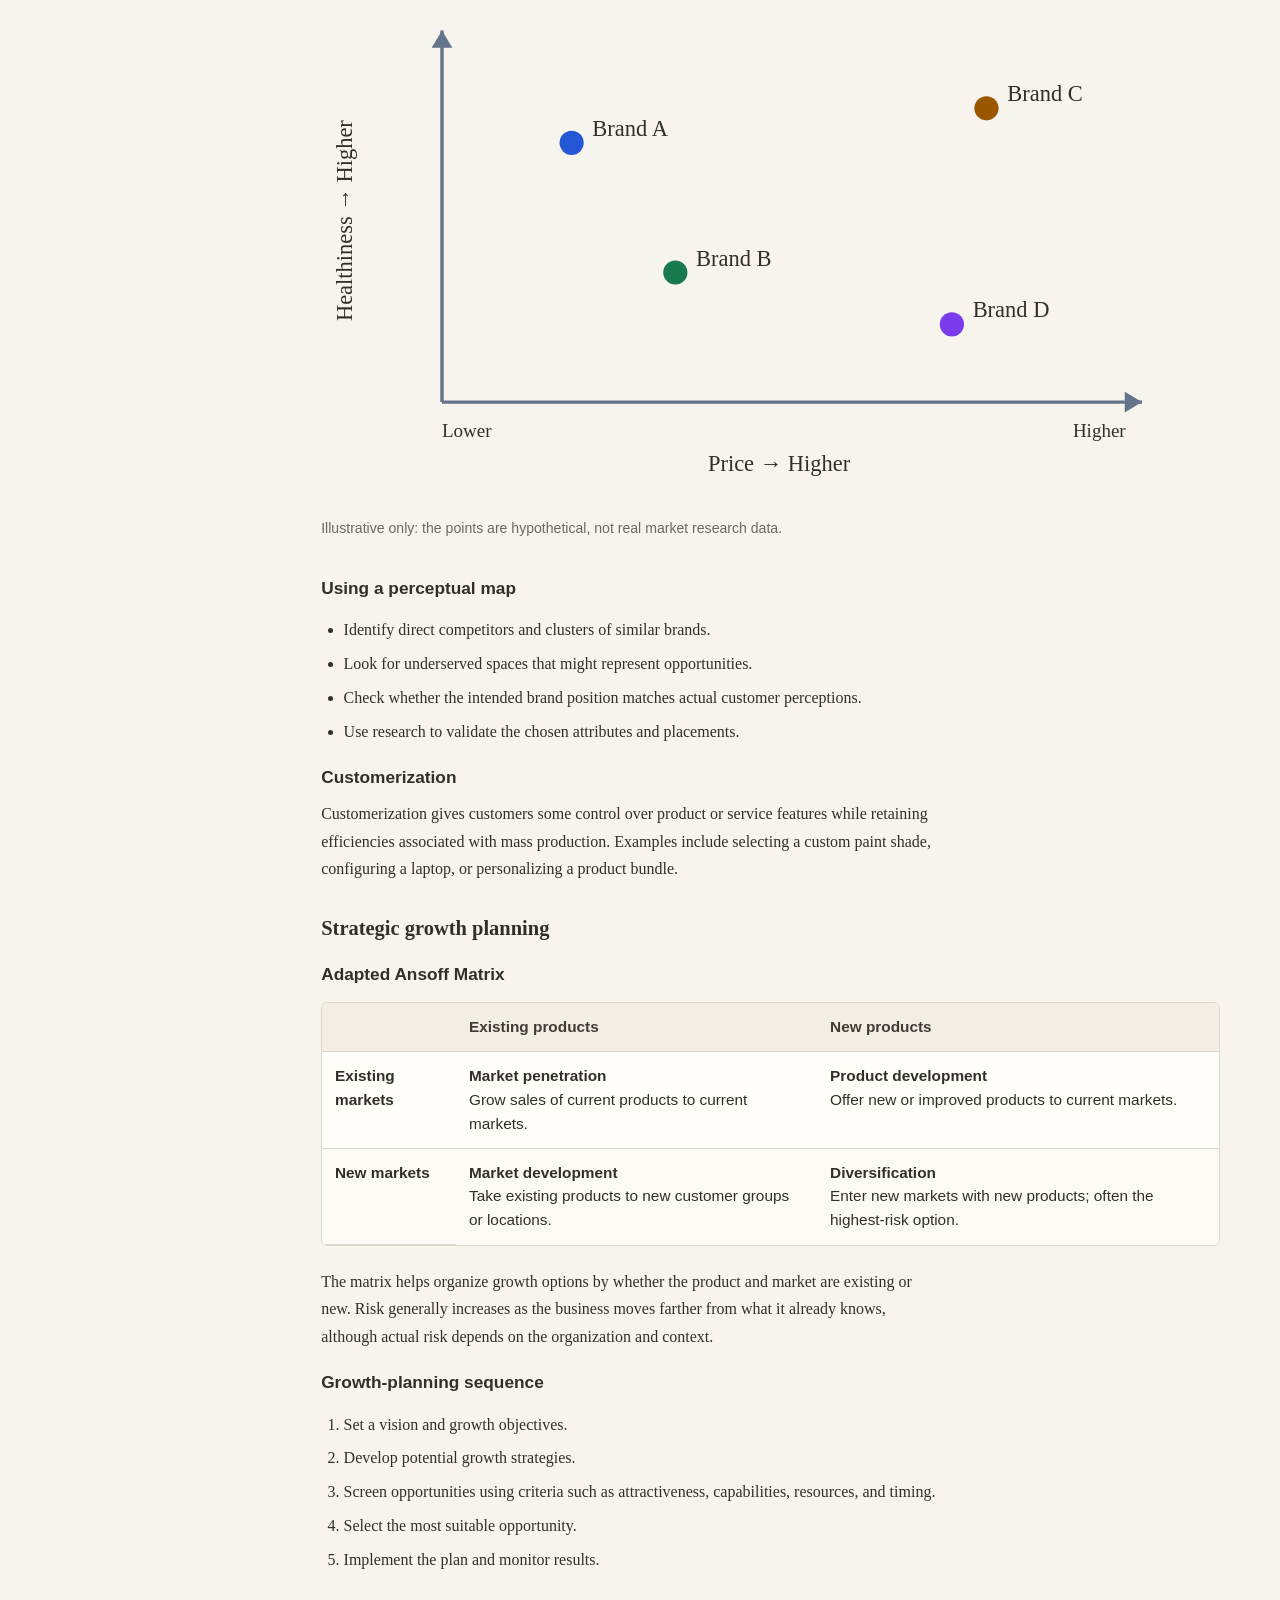
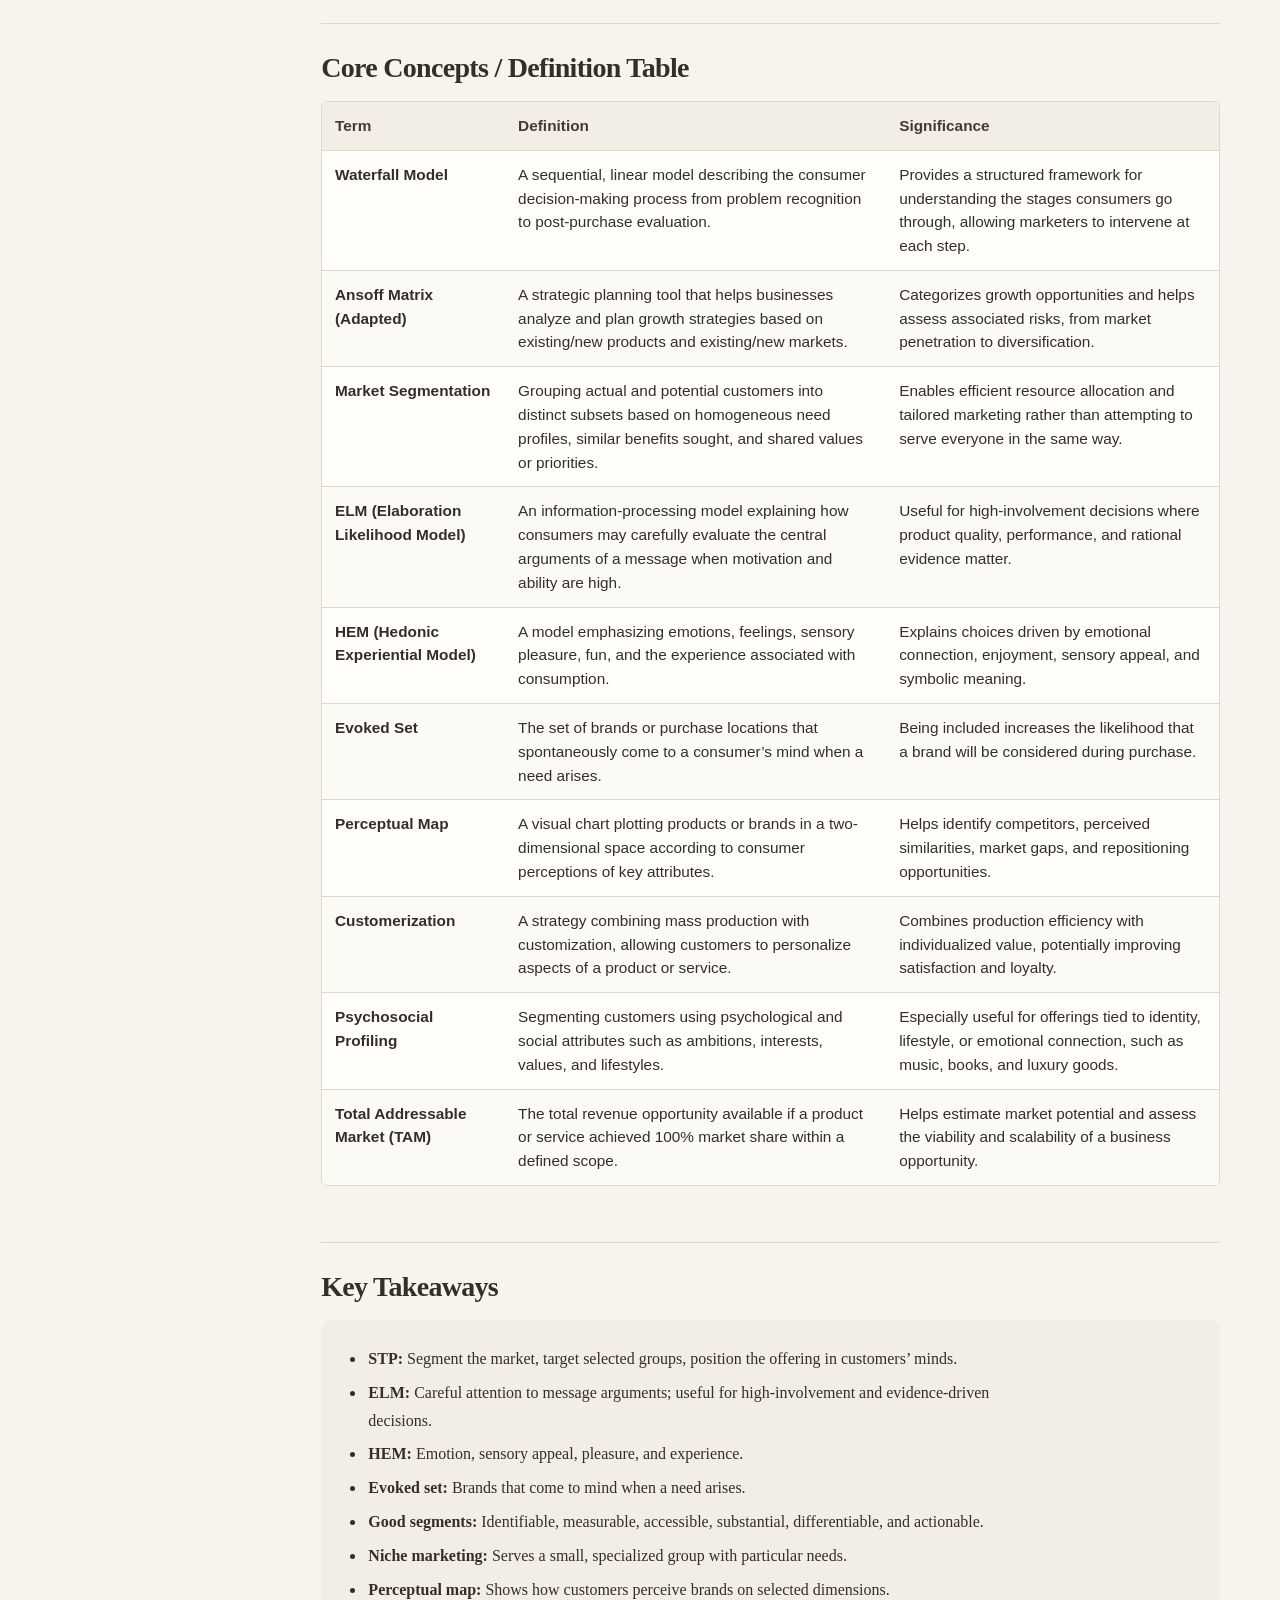
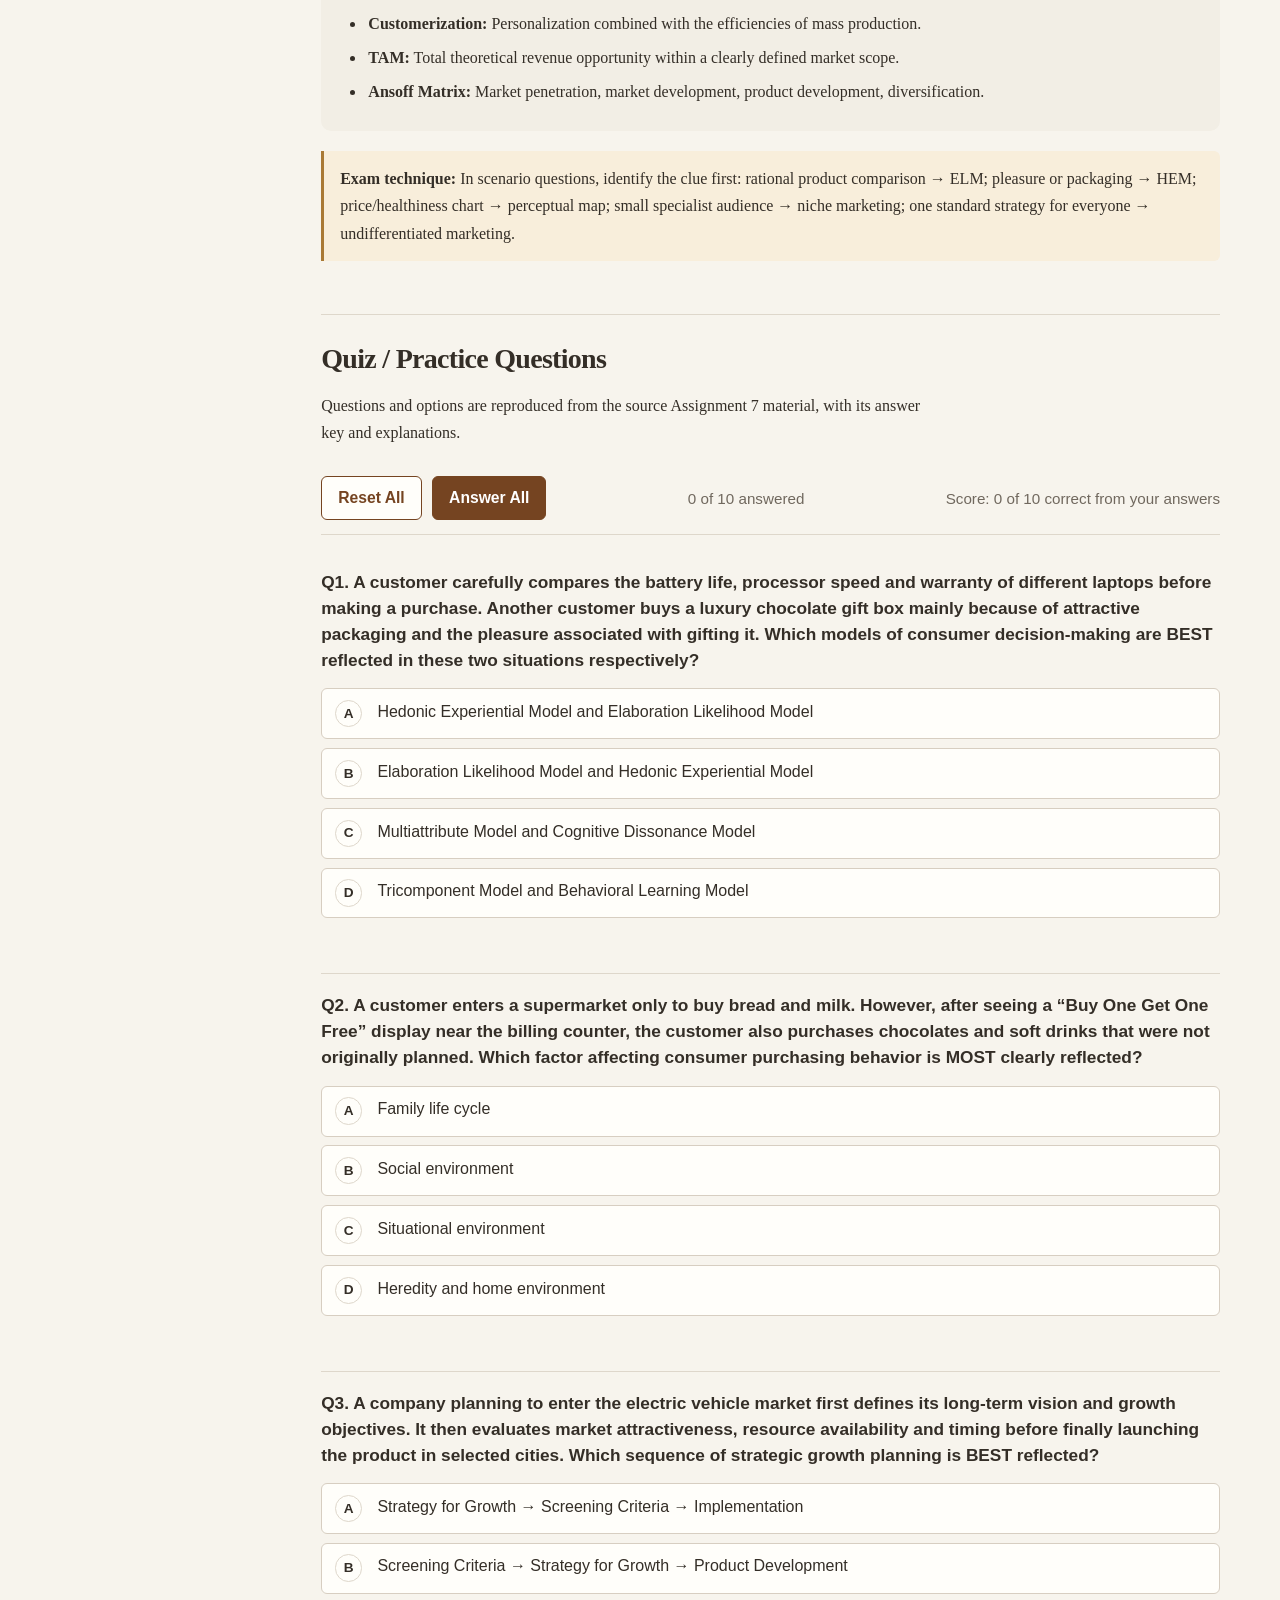
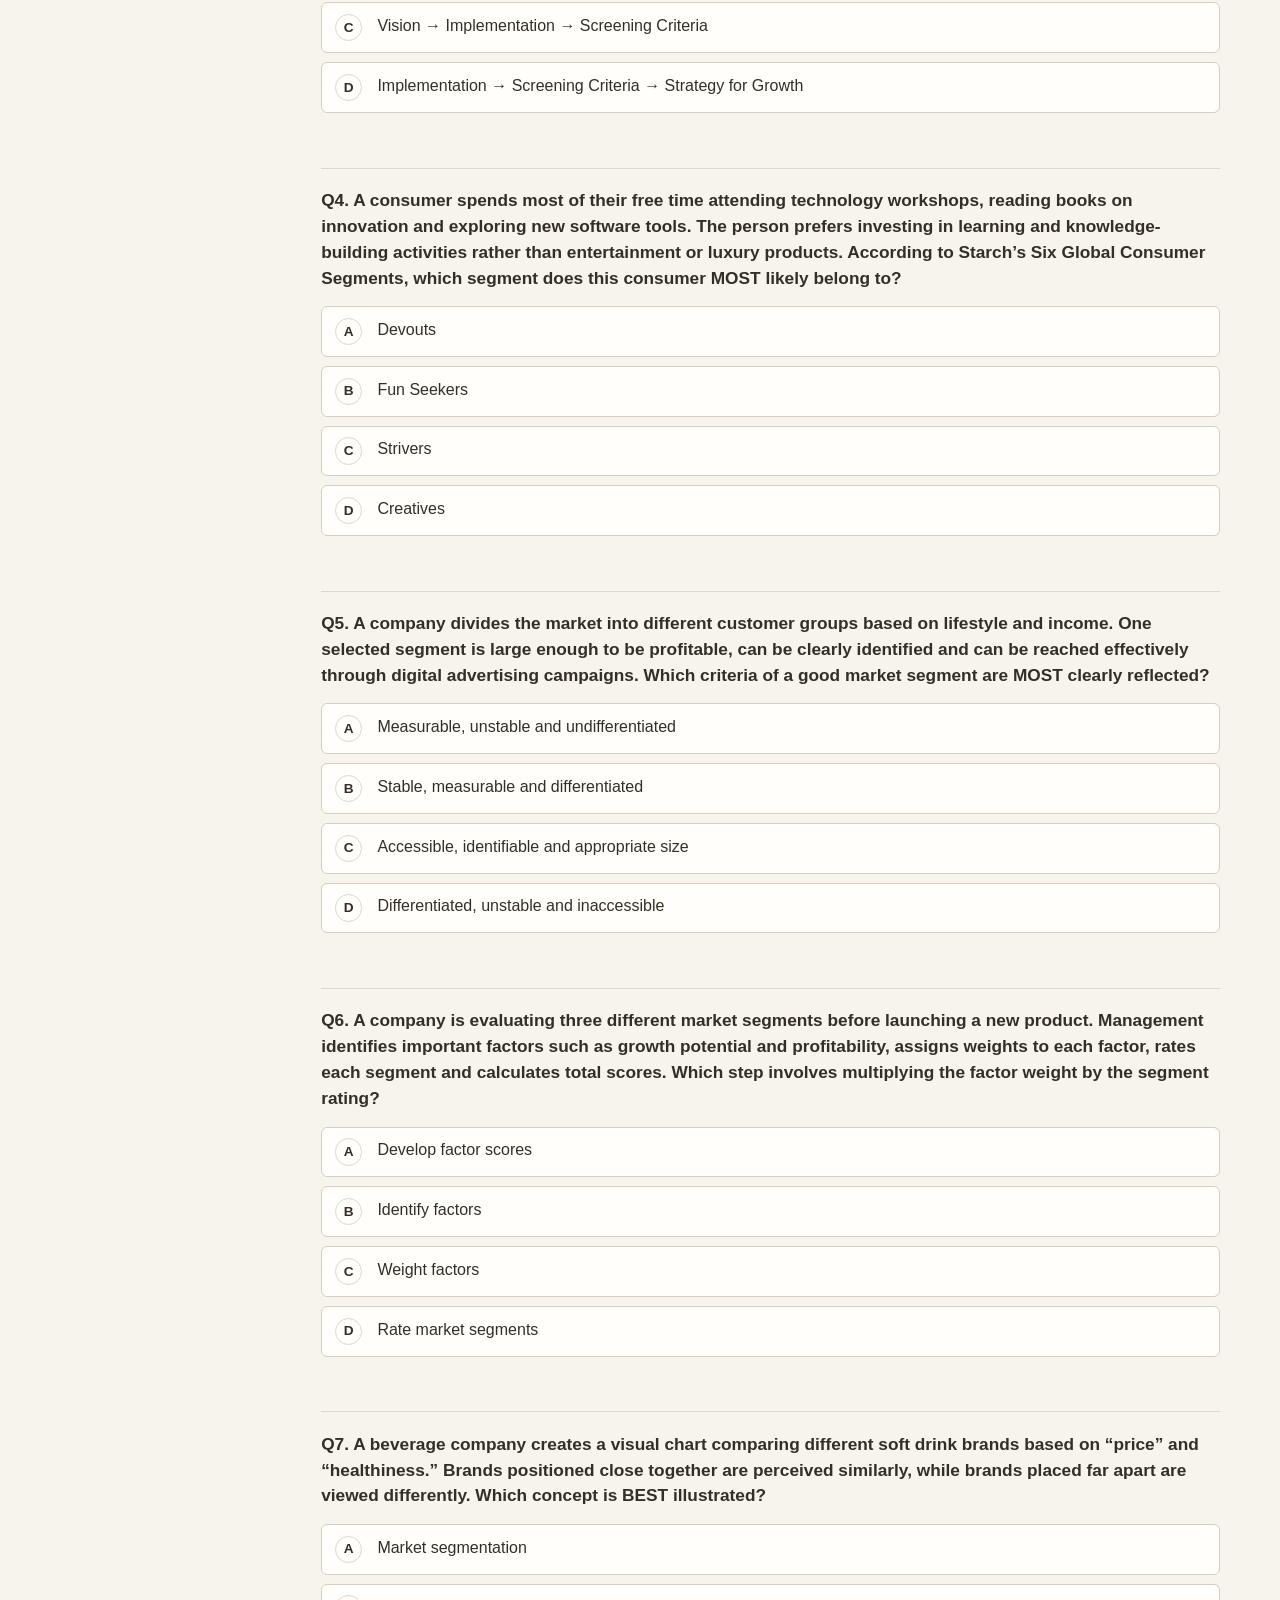
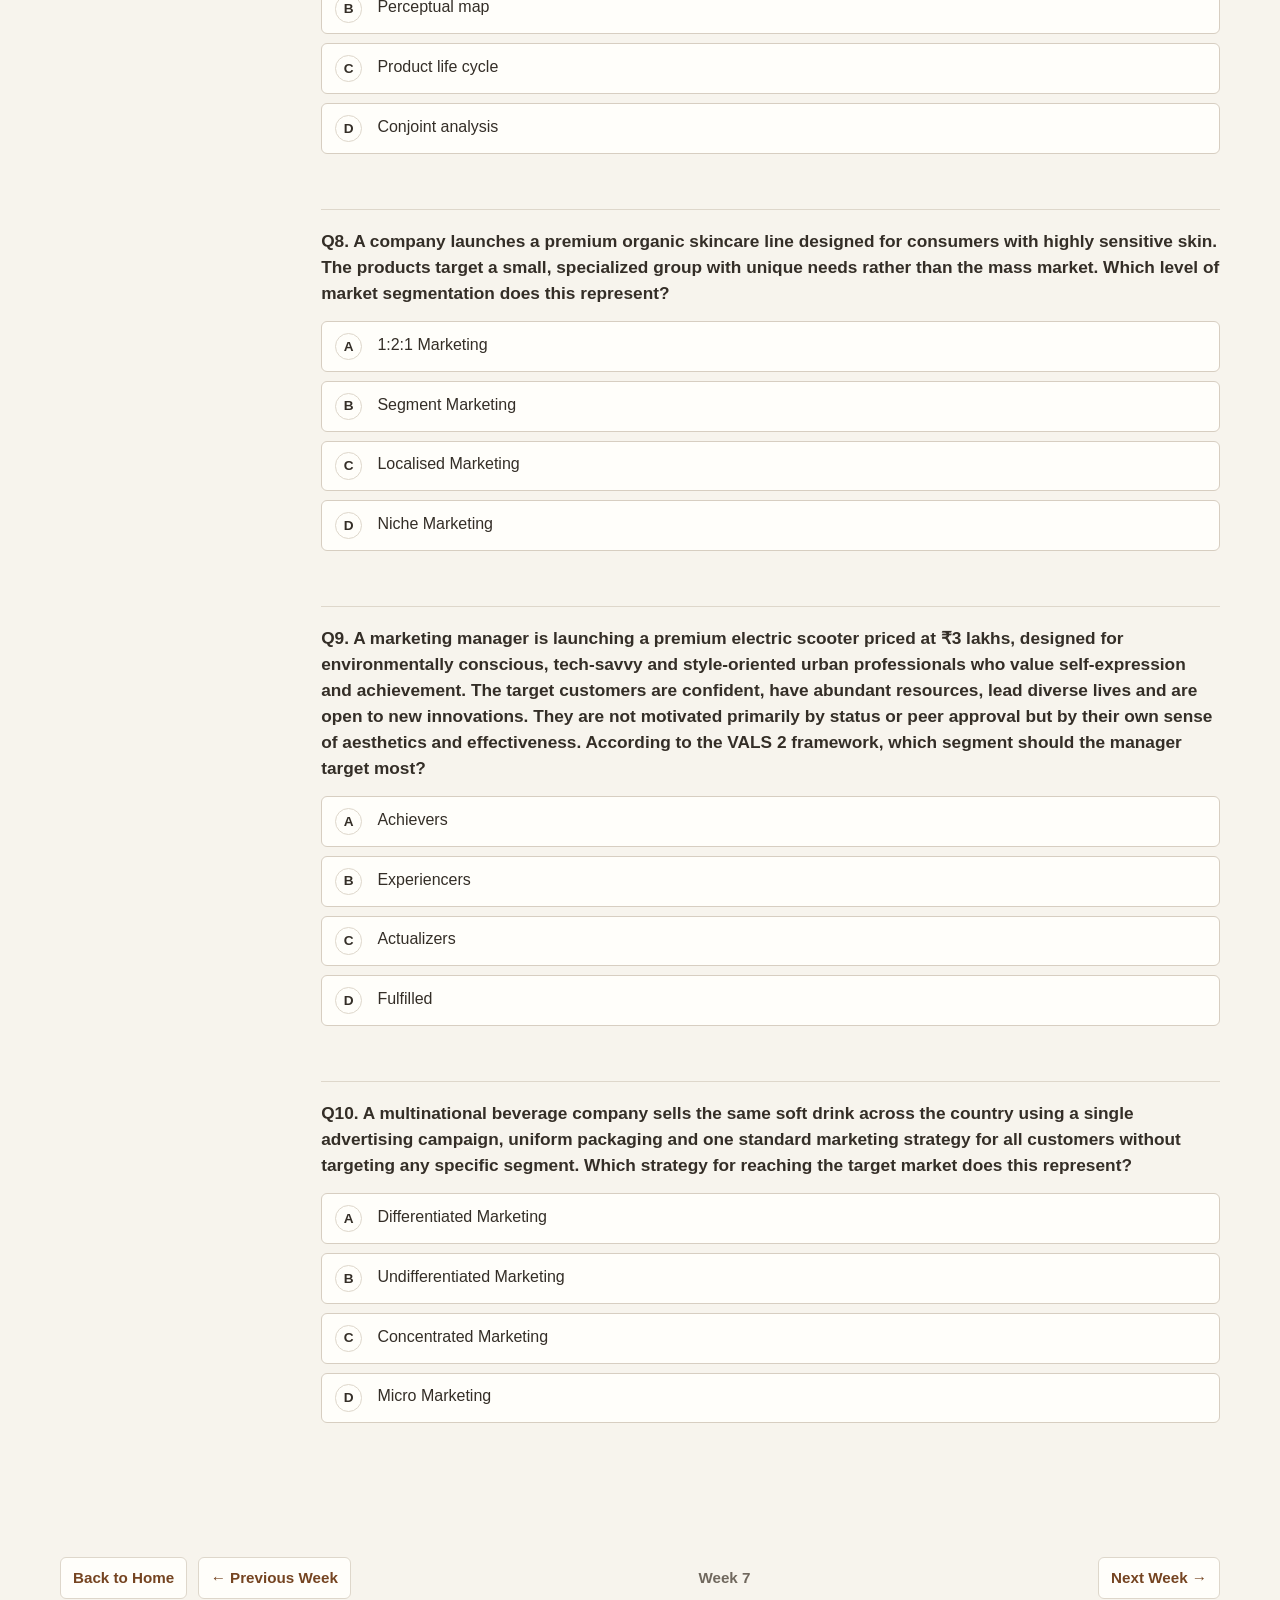
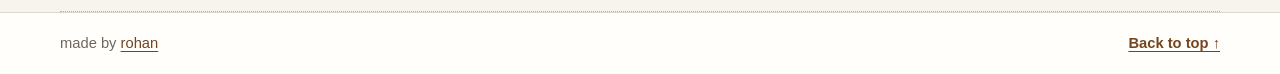
<file: week7.html>
<!doctype html><html lang="en"><head><meta charset="utf-8"><meta name="viewport" content="width=device-width, initial-scale=1"><meta name="description" content="Week 7 Marketing Management notes on segmentation, target selection and positioning."><title>Week 7 — Segmentation, Targeting and Positioning | Marketing Management</title><link rel="stylesheet" href="css/global.css"><script src="js/quiz.js" defer></script></head><body><a class="skip-link" href="#main">Skip to notes</a><div class="reading-progress" aria-hidden="true"><span></span></div><header class="site-header"><div class="site-header-inner"><a class="site-brand" href="index.html">Marketing <span>Management</span></a><span class="header-note">Study notes · Week 7 of 8</span></div></header><div class="page-shell"><nav class="week-nav" aria-label="Week navigation"><a class="nav-link" href="index.html">Home</a><a class="nav-link" href="week6.html">← Previous Week</a><span class="nav-current" aria-current="page">Week 7</span><a class="nav-link" href="week8.html">Next Week →</a></nav><header class="week-heading"><h1 class="week-title">Segmentation, Targeting and Positioning</h1><p class="week-deck">Understand customers, select the right markets, and build a distinctive position that makes an offering meaningful to the target audience.</p></header><div class="week-layout"><aside class="contents"><strong>On this page</strong><nav aria-label="Table of contents"><a href="#introduction">Introduction</a><a href="#summary">Summary</a><a href="#core-concepts">Core Concepts</a><a href="#takeaways">Key Takeaways</a><a href="#quiz">Quiz</a></nav></aside><main class="study-content" id="main">
<section class="study-section" id="introduction"><h2>What You Will Learn</h2><p class="lead">This week connects segmentation, targeting and positioning (STP) with consumer decision models, segment evaluation, market sizing, perceptual maps and growth planning. You will learn to describe meaningful customer groups, choose segments an organization can serve, and shape a clear position against alternatives.</p><p>These decisions make marketing more relevant than a one-size-fits-all approach. They connect customer differences to resource allocation, product choices and the value proposition.</p></section>
<section class="study-section" id="summary"><h2>Summary — Consolidated Lecture Notes</h2><h3 class="topic-heading">The STP framework</h3><p>Modern marketing cannot rely on a one-size-fits-all approach. Customers differ in their needs, preferences, resources, lifestyles, and reasons for buying. Segmentation, Targeting, and Positioning (STP) gives marketers a structured way to identify groups of customers, decide which groups to serve, and create an offering and message that stand out in the minds of those customers.</p><div class="callout"><strong>Examples:</strong> McDonald’s adapts menu items to local preferences and cultures. Custom paint services let customers personalize a colour. Both show how understanding customer differences can make an offering more relevant.</div><div class="topic-grid"><div class="topic-block"><h4>1. Segmentation — Who has similar needs?</h4><p>Divide a broad market into meaningful groups with similar needs, benefits sought, values, or characteristics.</p></div><div class="topic-block"><h4>2. Targeting — Which group should we serve?</h4><p>Evaluate the attractiveness of each segment and choose the segment or segments the organization can serve effectively.</p></div><div class="topic-block"><h4>3. Positioning — Why choose us?</h4><p>Shape the product and its communication so the target audience understands the distinctive value it offers relative to alternatives.</p></div><div class="topic-block"><h4>How they connect</h4><p>Segmentation identifies possible groups; targeting chooses the audience; positioning creates a relevant, differentiated value proposition for that audience.</p></div></div><div class="callout success"><strong>Memory trick:</strong> Segment = split the market. Target = select the group. Position = shape the perception.</div>
<h3 class="topic-heading">Consumer decision-making models</h3><h4>Waterfall model: the five stages</h4><ol><li><strong>Need/problem recognition:</strong> The consumer notices a gap between the current and desired state.</li><li><strong>Information search:</strong> The consumer gathers information from memory, people, reviews, advertising, or other sources.</li><li><strong>Evaluation of alternatives:</strong> The consumer compares brands or solutions using relevant criteria.</li><li><strong>Purchase decision:</strong> The consumer chooses an option and completes the purchase, subject to situational influences.</li><li><strong>Post-purchase evaluation:</strong> The consumer compares experience with expectations, influencing satisfaction, loyalty, or regret.</li></ol><div class="callout warning">The waterfall is a useful structured model, but real consumers may skip stages, revisit earlier steps, or make impulsive decisions.</div><h4>ELM versus HEM</h4><div class="table-wrap" role="region" aria-label="ELM and HEM comparison" tabindex="0"><table><thead><tr><th>Model</th><th>What influences the choice?</th><th>Example</th><th>Marketing implication</th></tr></thead><tbody><tr><td><strong>ELM</strong></td><td>Careful consideration of relevant information and the strength of arguments (central-route processing).</td><td>Comparing laptop battery life, processor speed, and warranty.</td><td>Provide credible evidence, specifications, demonstrations, and clear comparisons.</td></tr><tr><td><strong>HEM</strong></td><td>Emotions, sensory appeal, enjoyment, symbolism, and experience.</td><td>Choosing a luxury chocolate gift because of its packaging and the pleasure of gifting.</td><td>Build an appealing experience through design, storytelling, sensory cues, and emotional associations.</td></tr></tbody></table></div><h4>Evoked set</h4><p>The evoked set is the shortlist of brands a consumer remembers when a need arises. Marketers aim to build awareness and positive associations so the brand is part of that shortlist. Strong availability, distinctive positioning, useful reminders, and consistent experiences can help.</p>
<h3 class="topic-heading">Market segmentation</h3><p>Effective segmentation groups customers who have meaningful similarities while distinguishing them from other groups. Segments should be useful for strategy, not just easy to describe.</p><h4>Common segmentation bases</h4><div class="table-wrap" role="region" aria-label="Market segmentation bases" tabindex="0"><table><thead><tr><th>Basis</th><th>What it considers</th><th>Example</th></tr></thead><tbody><tr><td><strong>Geographic</strong></td><td>Country, region, city, climate, or population density.</td><td>Adapting a menu to local food preferences.</td></tr><tr><td><strong>Demographic</strong></td><td>Age, income, household size, occupation, education, or life stage.</td><td>Products designed for students or families.</td></tr><tr><td><strong>Psychographic</strong></td><td>Lifestyle, personality, interests, values, and aspirations.</td><td>Marketing outdoor equipment to adventure-oriented consumers.</td></tr><tr><td><strong>Behavioural</strong></td><td>Usage, loyalty, readiness to buy, occasion, or benefits sought.</td><td>Offering frequent-buyer rewards to loyal customers.</td></tr><tr><td><strong>Psychosocial</strong></td><td>Psychological motives and social identity, including ambitions, values, and lifestyle.</td><td>Positioning a product around creativity or self-expression.</td></tr></tbody></table></div><h4>Criteria for useful market segments</h4><ul><li><strong>Identifiable:</strong> The segment and its members can be recognized.</li><li><strong>Measurable:</strong> Its size, purchasing power, and characteristics can be estimated.</li><li><strong>Accessible:</strong> The company can reach and serve it through suitable channels.</li><li><strong>Substantial / appropriate size:</strong> It is large or profitable enough to justify attention.</li><li><strong>Differentiable:</strong> It responds meaningfully differently from other segments.</li><li><strong>Actionable:</strong> The organization can design and implement a suitable strategy for it.</li></ul><h4>Levels of market segmentation</h4><ul><li><strong>Mass / undifferentiated marketing:</strong> One broad offer and marketing mix for the overall market.</li><li><strong>Segment / differentiated marketing:</strong> Different offers or mixes for multiple segments.</li><li><strong>Niche / concentrated marketing:</strong> Focus on a small, specialized group with specific needs.</li><li><strong>Local marketing:</strong> Tailoring offerings to local areas or communities.</li><li><strong>Individual / customerized marketing:</strong> Personalizing elements for individual customers.</li></ul><div class="callout">A premium skincare line for people with highly sensitive skin is an example of <strong>niche marketing</strong>: it focuses on a small, specialized group with a distinct need.</div>
<h3 class="topic-heading">Targeting, segment scoring, and TAM</h3><p>After identifying segments, marketers compare their attractiveness with the organization’s objectives, capabilities, and resources.</p><h4>Scoring segment attractiveness</h4><ol><li>Identify relevant factors, such as market size, growth, competition, profitability, fit, and risk.</li><li>Assign a weight to each factor based on its importance.</li><li>Rate each market segment against each factor.</li><li>Calculate each factor score by multiplying the factor’s weight by the segment’s rating.</li><li>Add the weighted scores and compare segments before making a decision.</li></ol><div class="callout success"><strong>Formula:</strong> Factor score = Factor weight × Segment rating. The total weighted score helps compare the relative attractiveness of segments.</div><h4>Total Addressable Market (TAM)</h4><p>TAM estimates the total revenue opportunity if the business could serve the entire defined market. A clear scope is essential: specify the customer group, geography, product category, and period. TAM is a theoretical opportunity, not a guarantee of actual sales.</p><h4>VALS-style psychographic profiles</h4><p>Psychographic frameworks classify consumers by values, motivations, resources, and lifestyle. For example, a confident, well-resourced, innovation-oriented customer who values self-expression, quality, and effectiveness may fit an <strong>Actualizer</strong>-type profile in the VALS 2 framework. Use the framework’s precise labels when answering course questions.</p>
<h3 class="topic-heading">Positioning and perceptual maps</h3><p>Positioning is the intended place a brand occupies in the target customer’s mind relative to alternatives. Effective positioning gives customers a clear reason to choose the offering.</p><h4>Elements of a positioning strategy</h4><ul><li><strong>Target audience:</strong> Who is the offer designed for?</li><li><strong>Frame of reference:</strong> Which product category or competitive set is relevant?</li><li><strong>Point of difference:</strong> What valuable attribute or benefit makes the offer distinctive?</li><li><strong>Reason to believe:</strong> What evidence supports the promise?</li></ul><h4>Perceptual maps</h4><p>A perceptual map plots brands on two attributes customers care about—for example, price on one axis and perceived healthiness on the other. Brands close together are perceived similarly; brands far apart are perceived as different on the selected dimensions.</p><div class="topic-block"><h4>Illustrative perceptual map</h4><svg viewBox="0 0 520 310" width="100%" role="img" aria-label="Illustrative perceptual map with price on the horizontal axis and perceived healthiness on the vertical axis"><line x1="70" y1="250" x2="475" y2="250" stroke="#64748b" stroke-width="2"/><line x1="70" y1="250" x2="70" y2="35" stroke="#64748b" stroke-width="2"/><polygon points="475,250 465,244 465,256" fill="#64748b"/><polygon points="70,35 64,45 76,45" fill="#64748b"/><text x="265" y="290" text-anchor="middle" fill="currentColor" font-size="13">Price → Higher</text><text x="18" y="145" text-anchor="middle" transform="rotate(-90 18 145)" fill="currentColor" font-size="13">Healthiness → Higher</text><circle cx="145" cy="100" r="7" fill="#2457d6"/><text x="157" y="96" fill="currentColor" font-size="13">Brand A</text><circle cx="205" cy="175" r="7" fill="#18794e"/><text x="217" y="171" fill="currentColor" font-size="13">Brand B</text><circle cx="385" cy="80" r="7" fill="#9a5700"/><text x="397" y="76" fill="currentColor" font-size="13">Brand C</text><circle cx="365" cy="205" r="7" fill="#7c3aed"/><text x="377" y="201" fill="currentColor" font-size="13">Brand D</text><text x="70" y="270" fill="currentColor" font-size="11">Lower</text><text x="435" y="270" fill="currentColor" font-size="11">Higher</text></svg><p class="table-note">Illustrative only: the points are hypothetical, not real market research data.</p></div><h4>Using a perceptual map</h4><ul><li>Identify direct competitors and clusters of similar brands.</li><li>Look for underserved spaces that might represent opportunities.</li><li>Check whether the intended brand position matches actual customer perceptions.</li><li>Use research to validate the chosen attributes and placements.</li></ul><h4>Customerization</h4><p>Customerization gives customers some control over product or service features while retaining efficiencies associated with mass production. Examples include selecting a custom paint shade, configuring a laptop, or personalizing a product bundle.</p>
<h3 class="topic-heading">Strategic growth planning</h3><h4>Adapted Ansoff Matrix</h4><div class="table-wrap" role="region" aria-label="Adapted Ansoff growth matrix" tabindex="0"><table><thead><tr><th></th><th>Existing products</th><th>New products</th></tr></thead><tbody><tr><th>Existing markets</th><td><strong>Market penetration</strong><br>Grow sales of current products to current markets.</td><td><strong>Product development</strong><br>Offer new or improved products to current markets.</td></tr><tr><th>New markets</th><td><strong>Market development</strong><br>Take existing products to new customer groups or locations.</td><td><strong>Diversification</strong><br>Enter new markets with new products; often the highest-risk option.</td></tr></tbody></table></div><p>The matrix helps organize growth options by whether the product and market are existing or new. Risk generally increases as the business moves farther from what it already knows, although actual risk depends on the organization and context.</p><h4>Growth-planning sequence</h4><ol><li>Set a vision and growth objectives.</li><li>Develop potential growth strategies.</li><li>Screen opportunities using criteria such as attractiveness, capabilities, resources, and timing.</li><li>Select the most suitable opportunity.</li><li>Implement the plan and monitor results.</li></ol></section>
<section class="study-section" id="core-concepts"><h2>Core Concepts / Definition Table</h2><div class="table-wrap" role="region" aria-label="Week 7 core concept definitions and significance" tabindex="0"><table><thead><tr><th>Term</th><th>Definition</th><th>Significance</th></tr></thead><tbody><tr><td><strong>Waterfall Model</strong></td><td>A sequential, linear model describing the consumer decision-making process from problem recognition to post-purchase evaluation.</td><td>Provides a structured framework for understanding the stages consumers go through, allowing marketers to intervene at each step.</td></tr><tr><td><strong>Ansoff Matrix (Adapted)</strong></td><td>A strategic planning tool that helps businesses analyze and plan growth strategies based on existing/new products and existing/new markets.</td><td>Categorizes growth opportunities and helps assess associated risks, from market penetration to diversification.</td></tr><tr><td><strong>Market Segmentation</strong></td><td>Grouping actual and potential customers into distinct subsets based on homogeneous need profiles, similar benefits sought, and shared values or priorities.</td><td>Enables efficient resource allocation and tailored marketing rather than attempting to serve everyone in the same way.</td></tr><tr><td><strong>ELM (Elaboration Likelihood Model)</strong></td><td>An information-processing model explaining how consumers may carefully evaluate the central arguments of a message when motivation and ability are high.</td><td>Useful for high-involvement decisions where product quality, performance, and rational evidence matter.</td></tr><tr><td><strong>HEM (Hedonic Experiential Model)</strong></td><td>A model emphasizing emotions, feelings, sensory pleasure, fun, and the experience associated with consumption.</td><td>Explains choices driven by emotional connection, enjoyment, sensory appeal, and symbolic meaning.</td></tr><tr><td><strong>Evoked Set</strong></td><td>The set of brands or purchase locations that spontaneously come to a consumer’s mind when a need arises.</td><td>Being included increases the likelihood that a brand will be considered during purchase.</td></tr><tr><td><strong>Perceptual Map</strong></td><td>A visual chart plotting products or brands in a two-dimensional space according to consumer perceptions of key attributes.</td><td>Helps identify competitors, perceived similarities, market gaps, and repositioning opportunities.</td></tr><tr><td><strong>Customerization</strong></td><td>A strategy combining mass production with customization, allowing customers to personalize aspects of a product or service.</td><td>Combines production efficiency with individualized value, potentially improving satisfaction and loyalty.</td></tr><tr><td><strong>Psychosocial Profiling</strong></td><td>Segmenting customers using psychological and social attributes such as ambitions, interests, values, and lifestyles.</td><td>Especially useful for offerings tied to identity, lifestyle, or emotional connection, such as music, books, and luxury goods.</td></tr><tr><td><strong>Total Addressable Market (TAM)</strong></td><td>The total revenue opportunity available if a product or service achieved 100% market share within a defined scope.</td><td>Helps estimate market potential and assess the viability and scalability of a business opportunity.</td></tr></tbody></table></div></section>
<section class="study-section" id="takeaways"><h2>Key Takeaways</h2><div class="takeaways"><ul><li><strong>STP:</strong> Segment the market, target selected groups, position the offering in customers’ minds.</li><li><strong>ELM:</strong> Careful attention to message arguments; useful for high-involvement and evidence-driven decisions.</li><li><strong>HEM:</strong> Emotion, sensory appeal, pleasure, and experience.</li><li><strong>Evoked set:</strong> Brands that come to mind when a need arises.</li><li><strong>Good segments:</strong> Identifiable, measurable, accessible, substantial, differentiable, and actionable.</li><li><strong>Niche marketing:</strong> Serves a small, specialized group with particular needs.</li><li><strong>Perceptual map:</strong> Shows how customers perceive brands on selected dimensions.</li><li><strong>Customerization:</strong> Personalization combined with the efficiencies of mass production.</li><li><strong>TAM:</strong> Total theoretical revenue opportunity within a clearly defined market scope.</li><li><strong>Ansoff Matrix:</strong> Market penetration, market development, product development, diversification.</li></ul></div><div class="callout"><strong>Exam technique:</strong> In scenario questions, identify the clue first: rational product comparison → ELM; pleasure or packaging → HEM; price/healthiness chart → perceptual map; small specialist audience → niche marketing; one standard strategy for everyone → undifferentiated marketing.</div></section>
<section class="study-section" id="quiz"><h2>Quiz / Practice Questions</h2><p>Questions and options are reproduced from the source Assignment 7 material, with its answer key and explanations.</p><div data-quiz><div class="quiz-tools"><button class="quiz-button secondary" type="button" data-reset-all>Reset All</button><button class="quiz-button" type="button" data-answer-all>Answer All</button><span class="quiz-progress" data-quiz-progress aria-live="polite"></span><span class="quiz-progress" data-quiz-score aria-live="polite"></span></div>
<article class="quiz-question" data-question data-correct="1"><h3>Q1. A customer carefully compares the battery life, processor speed and warranty of different laptops before making a purchase. Another customer buys a luxury chocolate gift box mainly because of attractive packaging and the pleasure associated with gifting it. Which models of consumer decision-making are BEST reflected in these two situations respectively?</h3><div class="answer-options"><button class="answer-option" type="button" data-option-index="0"><span class="option-letter">A</span><span>Hedonic Experiential Model and Elaboration Likelihood Model</span></button><button class="answer-option" type="button" data-option-index="1"><span class="option-letter">B</span><span>Elaboration Likelihood Model and Hedonic Experiential Model</span></button><button class="answer-option" type="button" data-option-index="2"><span class="option-letter">C</span><span>Multiattribute Model and Cognitive Dissonance Model</span></button><button class="answer-option" type="button" data-option-index="3"><span class="option-letter">D</span><span>Tricomponent Model and Behavioral Learning Model</span></button></div><p class="question-feedback" data-feedback aria-live="polite"></p><p class="answer-explanation" data-explanation hidden><strong>Correct answer: b) Elaboration Likelihood Model and Hedonic Experiential Model.</strong><br>Comparing battery, speed, and warranty involves careful information evaluation, reflecting ELM. Buying chocolate for packaging and pleasure reflects HEM’s emotional and experiential side.</p></article>
<article class="quiz-question" data-question data-correct="2"><h3>Q2. A customer enters a supermarket only to buy bread and milk. However, after seeing a “Buy One Get One Free” display near the billing counter, the customer also purchases chocolates and soft drinks that were not originally planned. Which factor affecting consumer purchasing behavior is MOST clearly reflected?</h3><div class="answer-options"><button class="answer-option" type="button" data-option-index="0"><span class="option-letter">A</span><span>Family life cycle</span></button><button class="answer-option" type="button" data-option-index="1"><span class="option-letter">B</span><span>Social environment</span></button><button class="answer-option" type="button" data-option-index="2"><span class="option-letter">C</span><span>Situational environment</span></button><button class="answer-option" type="button" data-option-index="3"><span class="option-letter">D</span><span>Heredity and home environment</span></button></div><p class="question-feedback" data-feedback aria-live="polite"></p><p class="answer-explanation" data-explanation hidden><strong>Correct answer: c) Situational environment.</strong><br>The unexpected purchase is influenced by the in-store situation and promotion rather than the customer’s original plan.</p></article>
<article class="quiz-question" data-question data-correct="0"><h3>Q3. A company planning to enter the electric vehicle market first defines its long-term vision and growth objectives. It then evaluates market attractiveness, resource availability and timing before finally launching the product in selected cities. Which sequence of strategic growth planning is BEST reflected?</h3><div class="answer-options"><button class="answer-option" type="button" data-option-index="0"><span class="option-letter">A</span><span>Strategy for Growth → Screening Criteria → Implementation</span></button><button class="answer-option" type="button" data-option-index="1"><span class="option-letter">B</span><span>Screening Criteria → Strategy for Growth → Product Development</span></button><button class="answer-option" type="button" data-option-index="2"><span class="option-letter">C</span><span>Vision → Implementation → Screening Criteria</span></button><button class="answer-option" type="button" data-option-index="3"><span class="option-letter">D</span><span>Implementation → Screening Criteria → Strategy for Growth</span></button></div><p class="question-feedback" data-feedback aria-live="polite"></p><p class="answer-explanation" data-explanation hidden><strong>Correct answer: a) Strategy for Growth → Screening Criteria → Implementation.</strong><br>The company determines its growth strategy, evaluates opportunities using screening criteria, and then implements the selected plan.</p></article>
<article class="quiz-question" data-question data-correct="3"><h3>Q4. A consumer spends most of their free time attending technology workshops, reading books on innovation and exploring new software tools. The person prefers investing in learning and knowledge-building activities rather than entertainment or luxury products. According to Starch’s Six Global Consumer Segments, which segment does this consumer MOST likely belong to?</h3><div class="answer-options"><button class="answer-option" type="button" data-option-index="0"><span class="option-letter">A</span><span>Devouts</span></button><button class="answer-option" type="button" data-option-index="1"><span class="option-letter">B</span><span>Fun Seekers</span></button><button class="answer-option" type="button" data-option-index="2"><span class="option-letter">C</span><span>Strivers</span></button><button class="answer-option" type="button" data-option-index="3"><span class="option-letter">D</span><span>Creatives</span></button></div><p class="question-feedback" data-feedback aria-live="polite"></p><p class="answer-explanation" data-explanation hidden><strong>Correct answer: d) Creatives.</strong><br>Creatives value learning, knowledge, innovation, and intellectual or creative activities more than luxury or entertainment.</p></article>
<article class="quiz-question" data-question data-correct="2"><h3>Q5. A company divides the market into different customer groups based on lifestyle and income. One selected segment is large enough to be profitable, can be clearly identified and can be reached effectively through digital advertising campaigns. Which criteria of a good market segment are MOST clearly reflected?</h3><div class="answer-options"><button class="answer-option" type="button" data-option-index="0"><span class="option-letter">A</span><span>Measurable, unstable and undifferentiated</span></button><button class="answer-option" type="button" data-option-index="1"><span class="option-letter">B</span><span>Stable, measurable and differentiated</span></button><button class="answer-option" type="button" data-option-index="2"><span class="option-letter">C</span><span>Accessible, identifiable and appropriate size</span></button><button class="answer-option" type="button" data-option-index="3"><span class="option-letter">D</span><span>Differentiated, unstable and inaccessible</span></button></div><p class="question-feedback" data-feedback aria-live="polite"></p><p class="answer-explanation" data-explanation hidden><strong>Correct answer: c) Accessible, identifiable and appropriate size.</strong><br>The segment can be identified, is large enough to be profitable, and can be reached through digital advertising.</p></article>
<article class="quiz-question" data-question data-correct="0"><h3>Q6. A company is evaluating three different market segments before launching a new product. Management identifies important factors such as growth potential and profitability, assigns weights to each factor, rates each segment and calculates total scores. Which step involves multiplying the factor weight by the segment rating?</h3><div class="answer-options"><button class="answer-option" type="button" data-option-index="0"><span class="option-letter">A</span><span>Develop factor scores</span></button><button class="answer-option" type="button" data-option-index="1"><span class="option-letter">B</span><span>Identify factors</span></button><button class="answer-option" type="button" data-option-index="2"><span class="option-letter">C</span><span>Weight factors</span></button><button class="answer-option" type="button" data-option-index="3"><span class="option-letter">D</span><span>Rate market segments</span></button></div><p class="question-feedback" data-feedback aria-live="polite"></p><p class="answer-explanation" data-explanation hidden><strong>Correct answer: a) Develop factor scores.</strong><br>The factor score is calculated by multiplying the importance weight by the segment’s rating.</p></article>
<article class="quiz-question" data-question data-correct="1"><h3>Q7. A beverage company creates a visual chart comparing different soft drink brands based on “price” and “healthiness.” Brands positioned close together are perceived similarly, while brands placed far apart are viewed differently. Which concept is BEST illustrated?</h3><div class="answer-options"><button class="answer-option" type="button" data-option-index="0"><span class="option-letter">A</span><span>Market segmentation</span></button><button class="answer-option" type="button" data-option-index="1"><span class="option-letter">B</span><span>Perceptual map</span></button><button class="answer-option" type="button" data-option-index="2"><span class="option-letter">C</span><span>Product life cycle</span></button><button class="answer-option" type="button" data-option-index="3"><span class="option-letter">D</span><span>Conjoint analysis</span></button></div><p class="question-feedback" data-feedback aria-live="polite"></p><p class="answer-explanation" data-explanation hidden><strong>Correct answer: b) Perceptual map.</strong><br>A perceptual map visually represents consumer perceptions of brands based on attributes such as price and healthiness.</p></article>
<article class="quiz-question" data-question data-correct="3"><h3>Q8. A company launches a premium organic skincare line designed for consumers with highly sensitive skin. The products target a small, specialized group with unique needs rather than the mass market. Which level of market segmentation does this represent?</h3><div class="answer-options"><button class="answer-option" type="button" data-option-index="0"><span class="option-letter">A</span><span>1:2:1 Marketing</span></button><button class="answer-option" type="button" data-option-index="1"><span class="option-letter">B</span><span>Segment Marketing</span></button><button class="answer-option" type="button" data-option-index="2"><span class="option-letter">C</span><span>Localised Marketing</span></button><button class="answer-option" type="button" data-option-index="3"><span class="option-letter">D</span><span>Niche Marketing</span></button></div><p class="question-feedback" data-feedback aria-live="polite"></p><p class="answer-explanation" data-explanation hidden><strong>Correct answer: d) Niche Marketing.</strong><br>Niche marketing focuses on a small, specialized customer group with specific needs.</p></article>
<article class="quiz-question" data-question data-correct="2"><h3>Q9. A marketing manager is launching a premium electric scooter priced at ₹3 lakhs, designed for environmentally conscious, tech-savvy and style-oriented urban professionals who value self-expression and achievement. The target customers are confident, have abundant resources, lead diverse lives and are open to new innovations. They are not motivated primarily by status or peer approval but by their own sense of aesthetics and effectiveness. According to the VALS 2 framework, which segment should the manager target most?</h3><div class="answer-options"><button class="answer-option" type="button" data-option-index="0"><span class="option-letter">A</span><span>Achievers</span></button><button class="answer-option" type="button" data-option-index="1"><span class="option-letter">B</span><span>Experiencers</span></button><button class="answer-option" type="button" data-option-index="2"><span class="option-letter">C</span><span>Actualizers</span></button><button class="answer-option" type="button" data-option-index="3"><span class="option-letter">D</span><span>Fulfilled</span></button></div><p class="question-feedback" data-feedback aria-live="polite"></p><p class="answer-explanation" data-explanation hidden><strong>Correct answer: c) Actualizers.</strong><br>Actualizers are confident, well-resourced consumers who value self-expression, innovation, quality, and effectiveness rather than mainly seeking status or peer approval.</p></article>
<article class="quiz-question" data-question data-correct="1"><h3>Q10. A multinational beverage company sells the same soft drink across the country using a single advertising campaign, uniform packaging and one standard marketing strategy for all customers without targeting any specific segment. Which strategy for reaching the target market does this represent?</h3><div class="answer-options"><button class="answer-option" type="button" data-option-index="0"><span class="option-letter">A</span><span>Differentiated Marketing</span></button><button class="answer-option" type="button" data-option-index="1"><span class="option-letter">B</span><span>Undifferentiated Marketing</span></button><button class="answer-option" type="button" data-option-index="2"><span class="option-letter">C</span><span>Concentrated Marketing</span></button><button class="answer-option" type="button" data-option-index="3"><span class="option-letter">D</span><span>Micro Marketing</span></button></div><p class="question-feedback" data-feedback aria-live="polite"></p><p class="answer-explanation" data-explanation hidden><strong>Correct answer: b) Undifferentiated Marketing.</strong><br>Undifferentiated marketing uses one standard strategy for the entire market rather than addressing segments separately.</p></article>
</div></section></main></div><nav class="week-nav" aria-label="Week navigation"><a class="nav-link" href="index.html">Back to Home</a><a class="nav-link" href="week6.html">← Previous Week</a><span class="nav-current">Week 7</span><a class="nav-link" href="week8.html">Next Week →</a></nav></div><footer class="site-footer"><div class="site-footer-inner"><p>made by <a href="https://github.com/Rohan-Shridhar" target="_blank" rel="noopener noreferrer">rohan</a></p><a class="back-top" href="#main">Back to top ↑</a></div></footer><script src="js/site.js" defer></script></body></html>
</file>
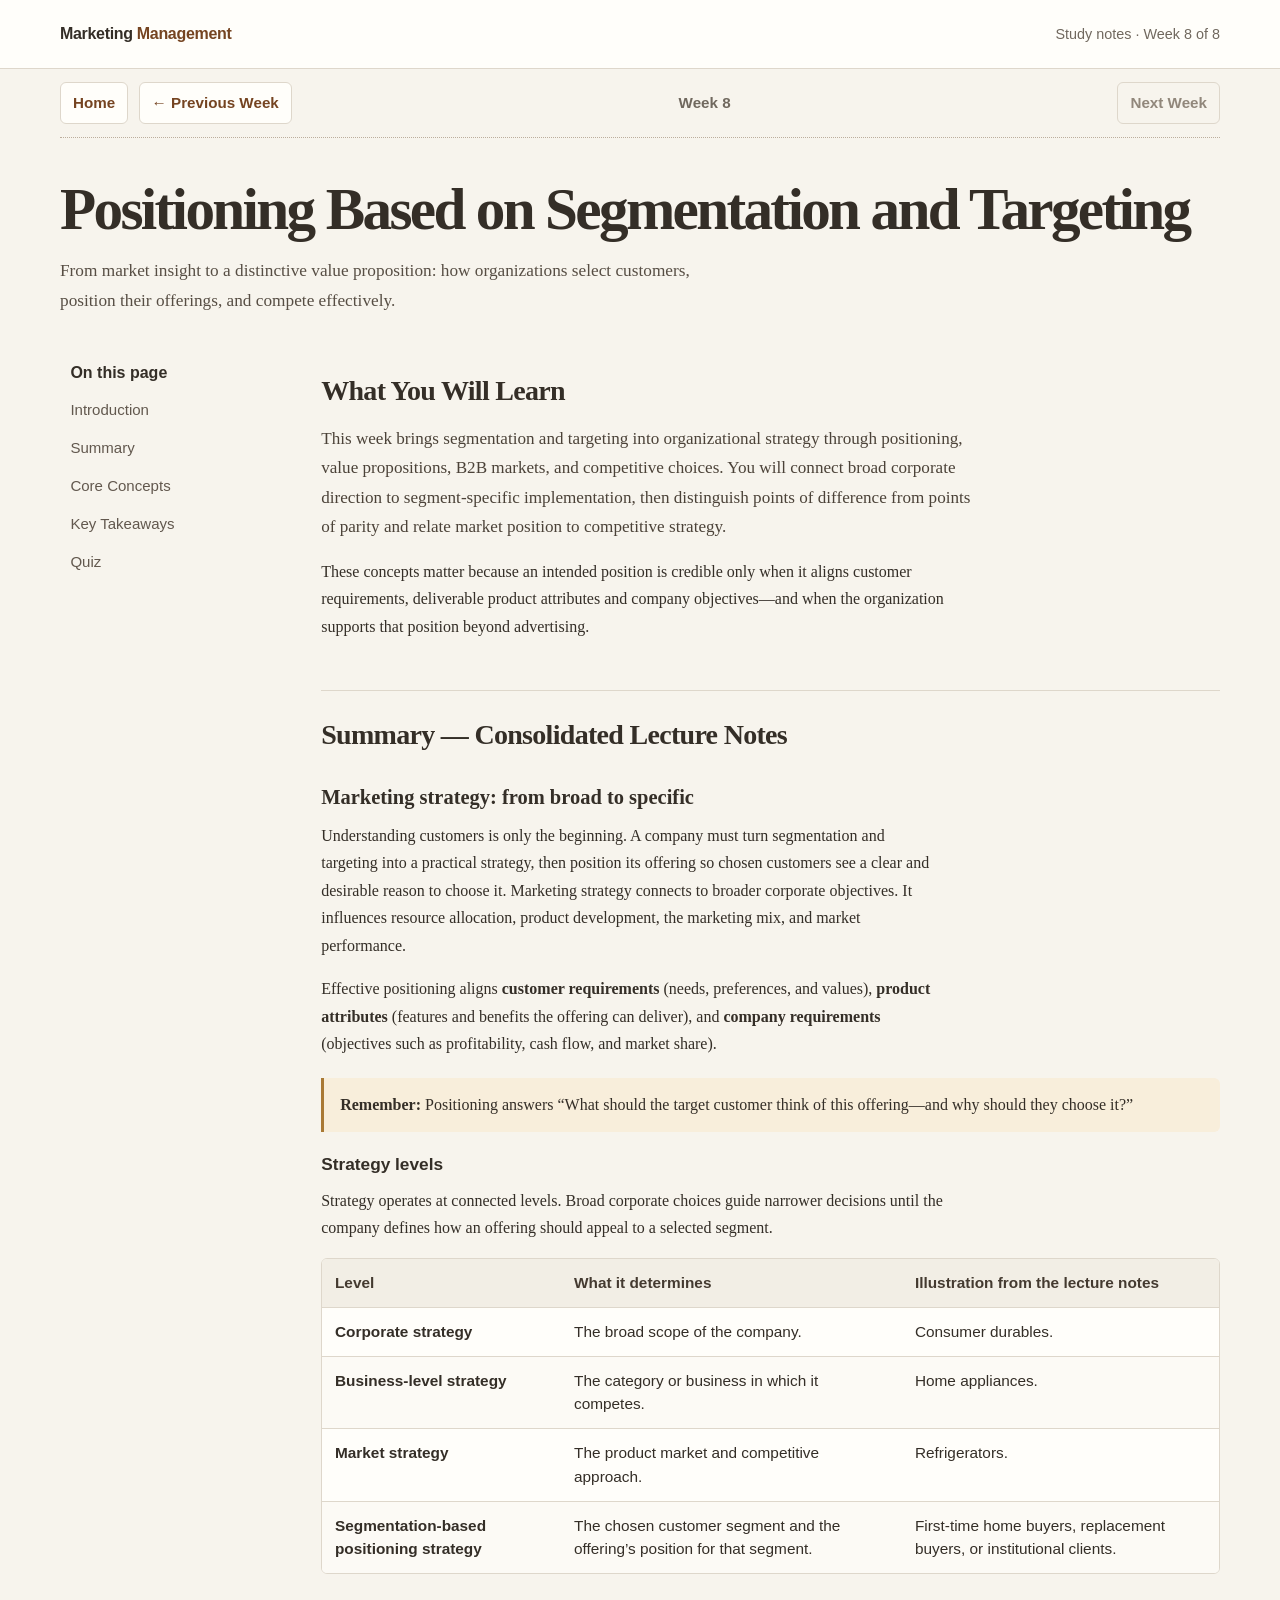
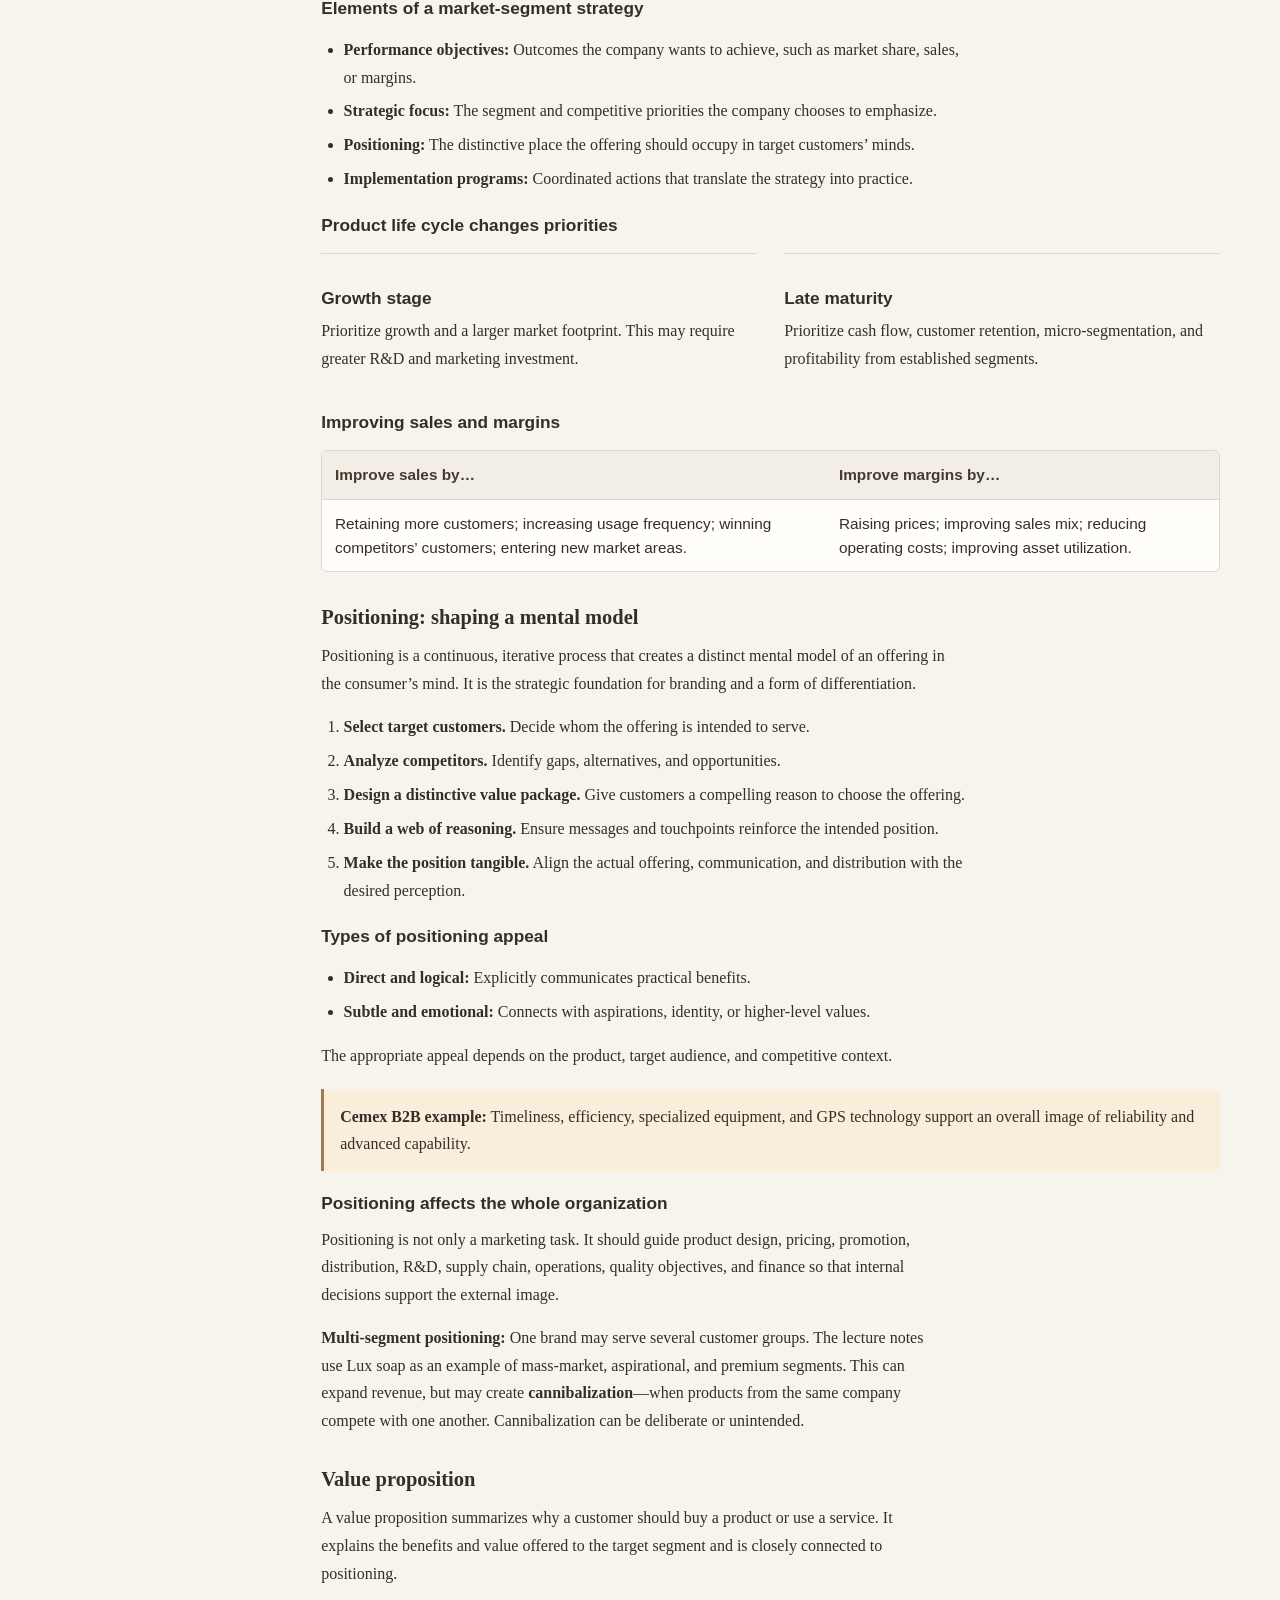
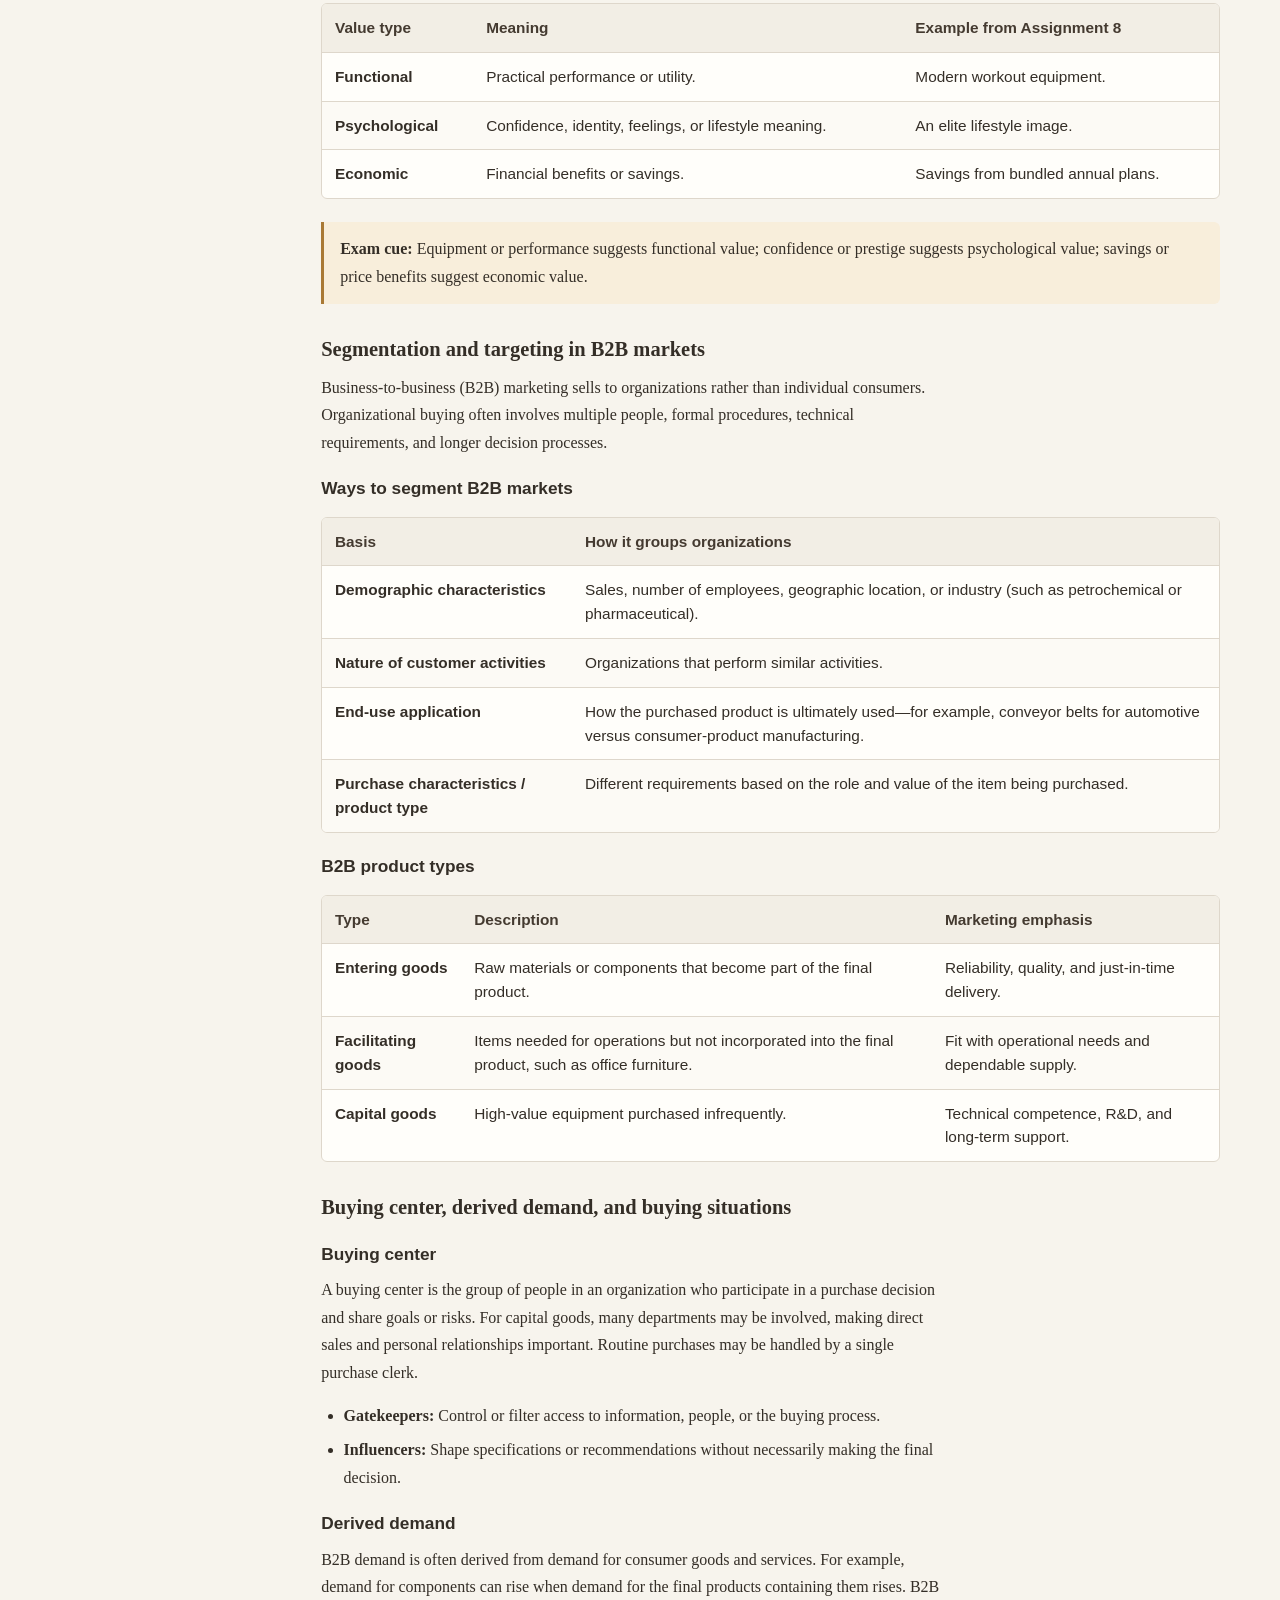
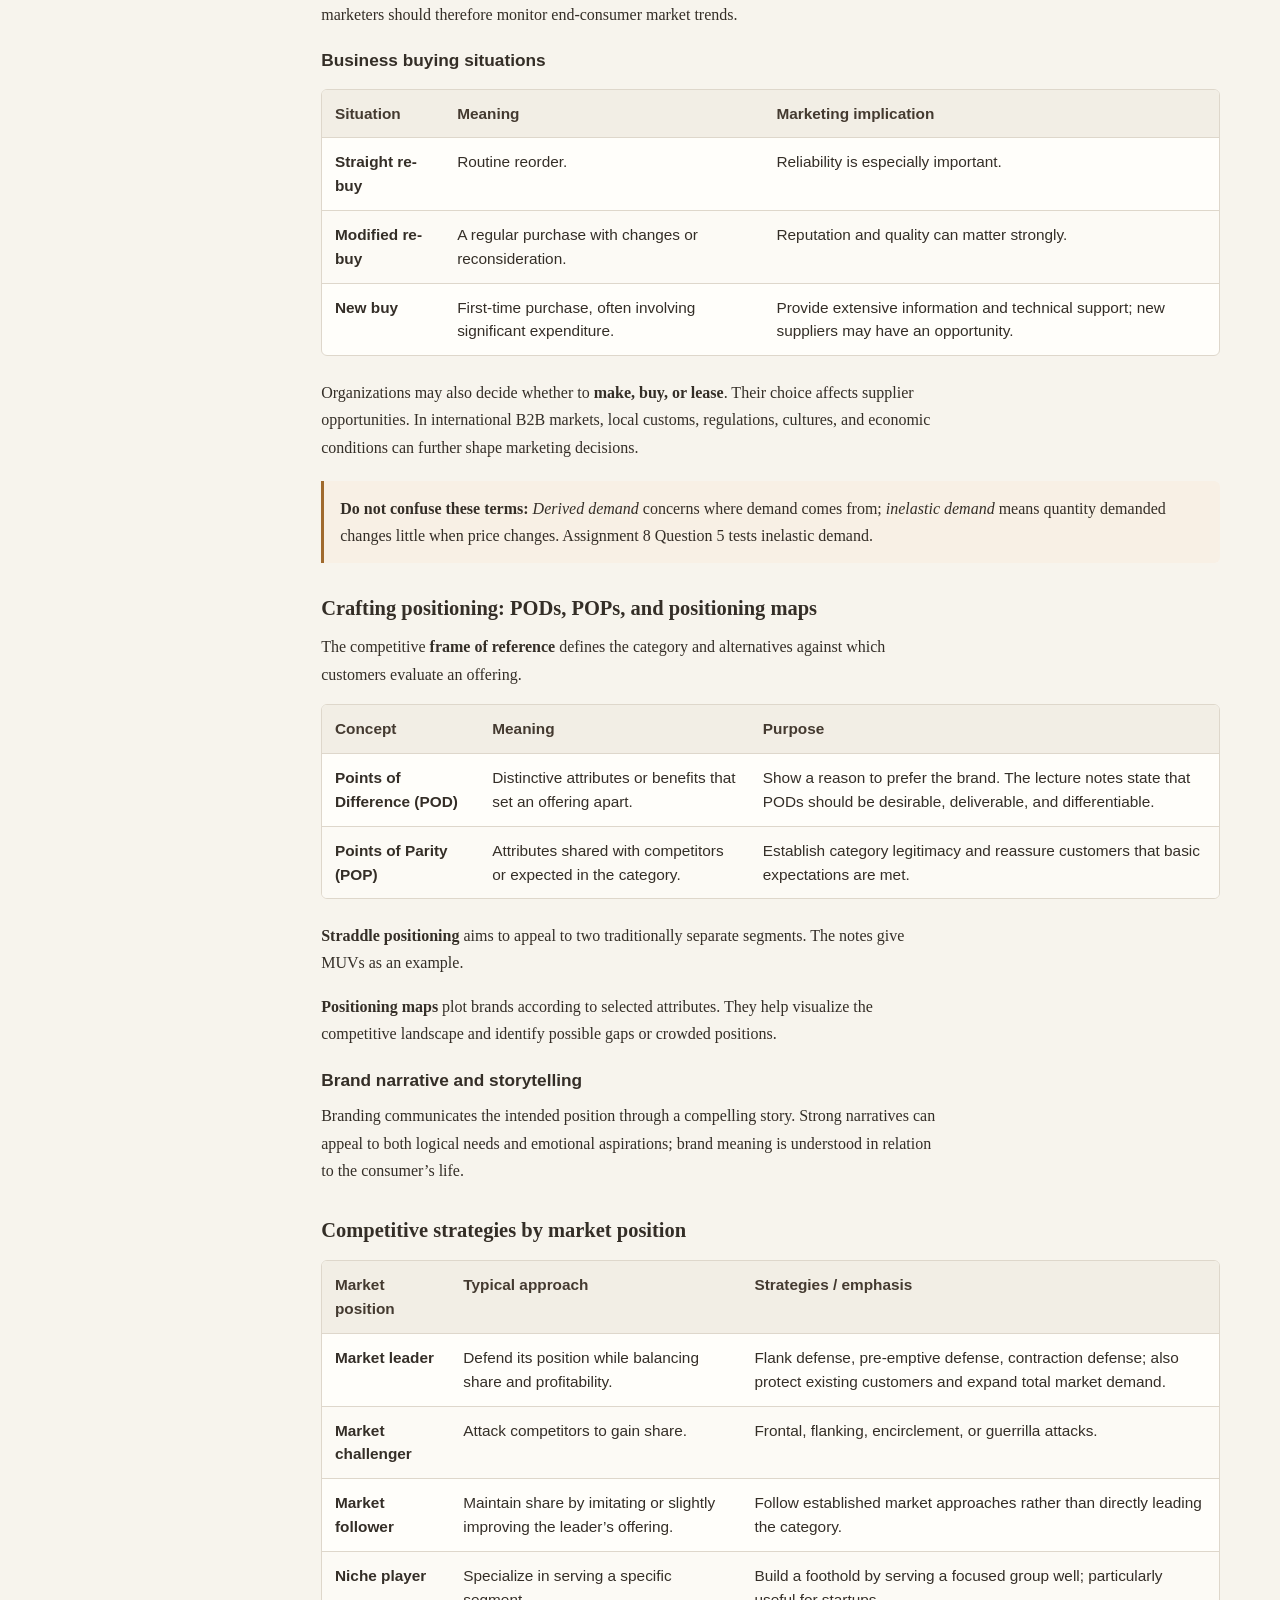
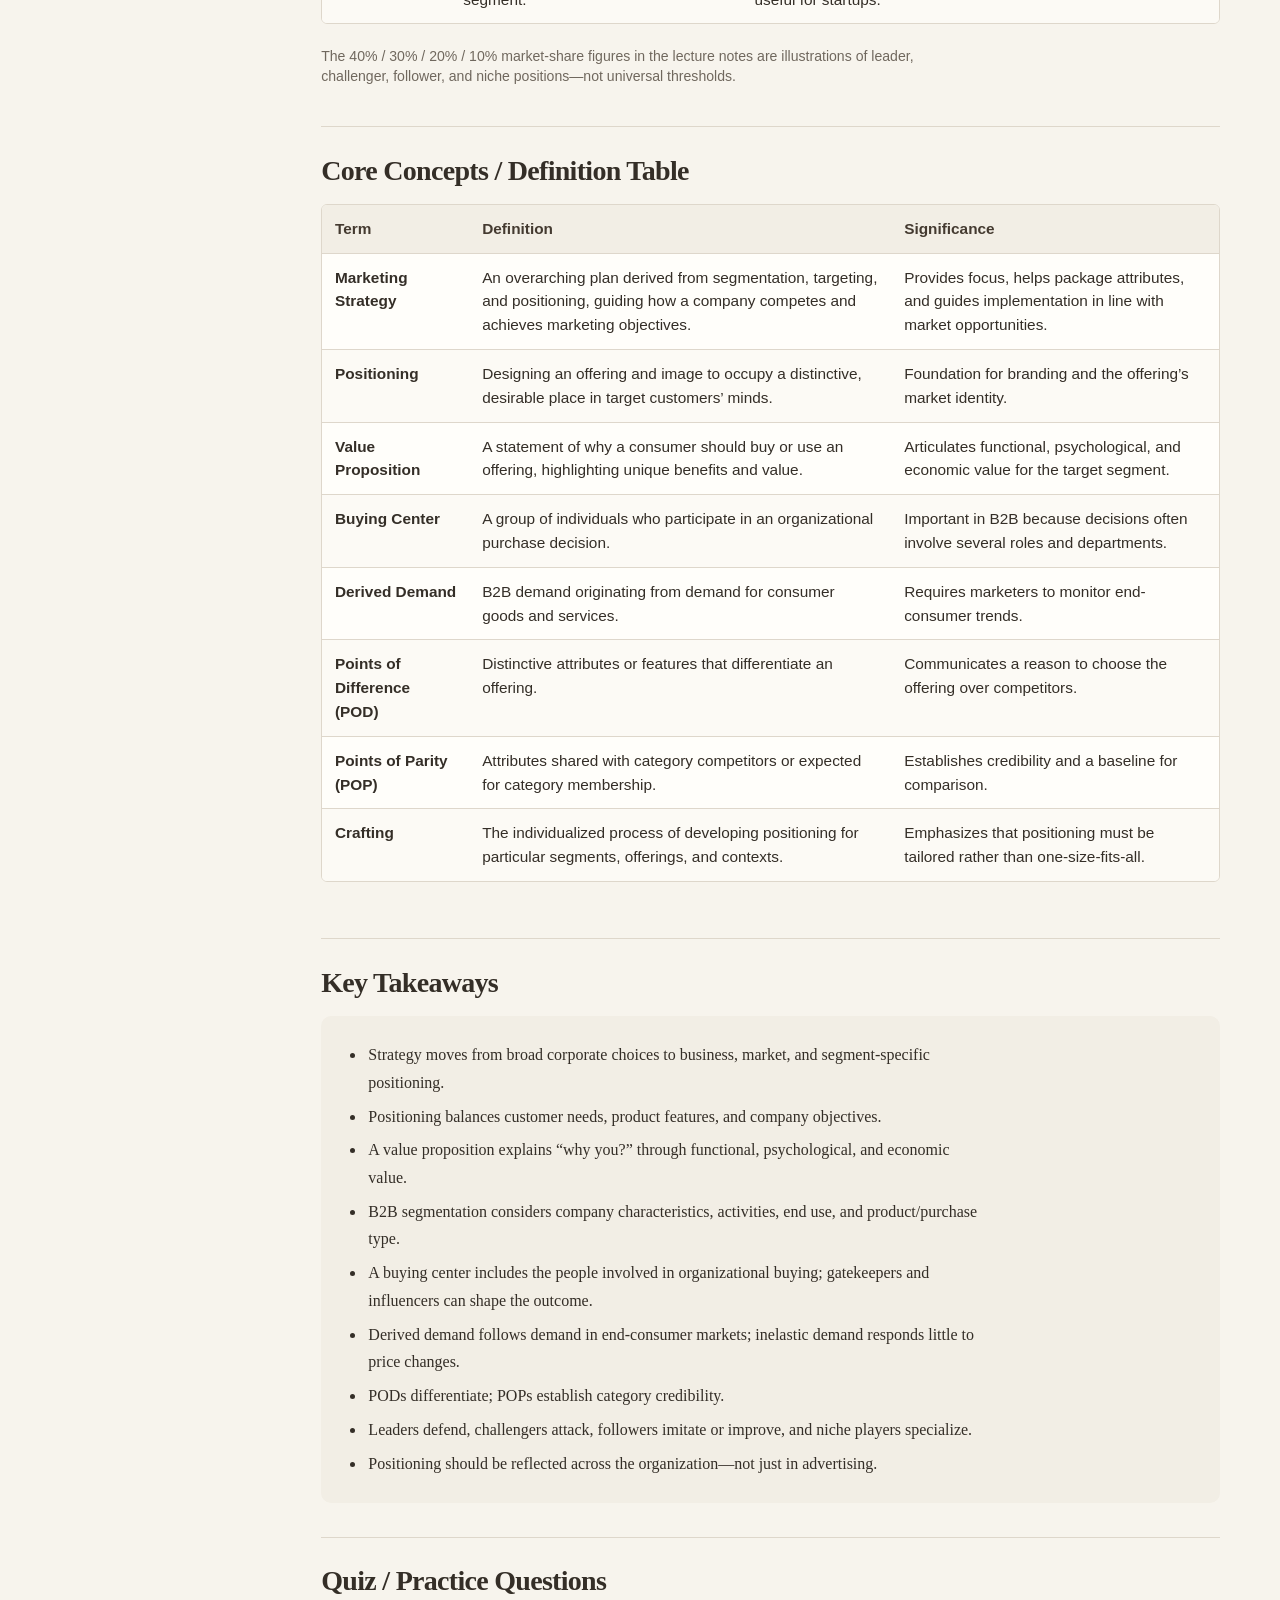
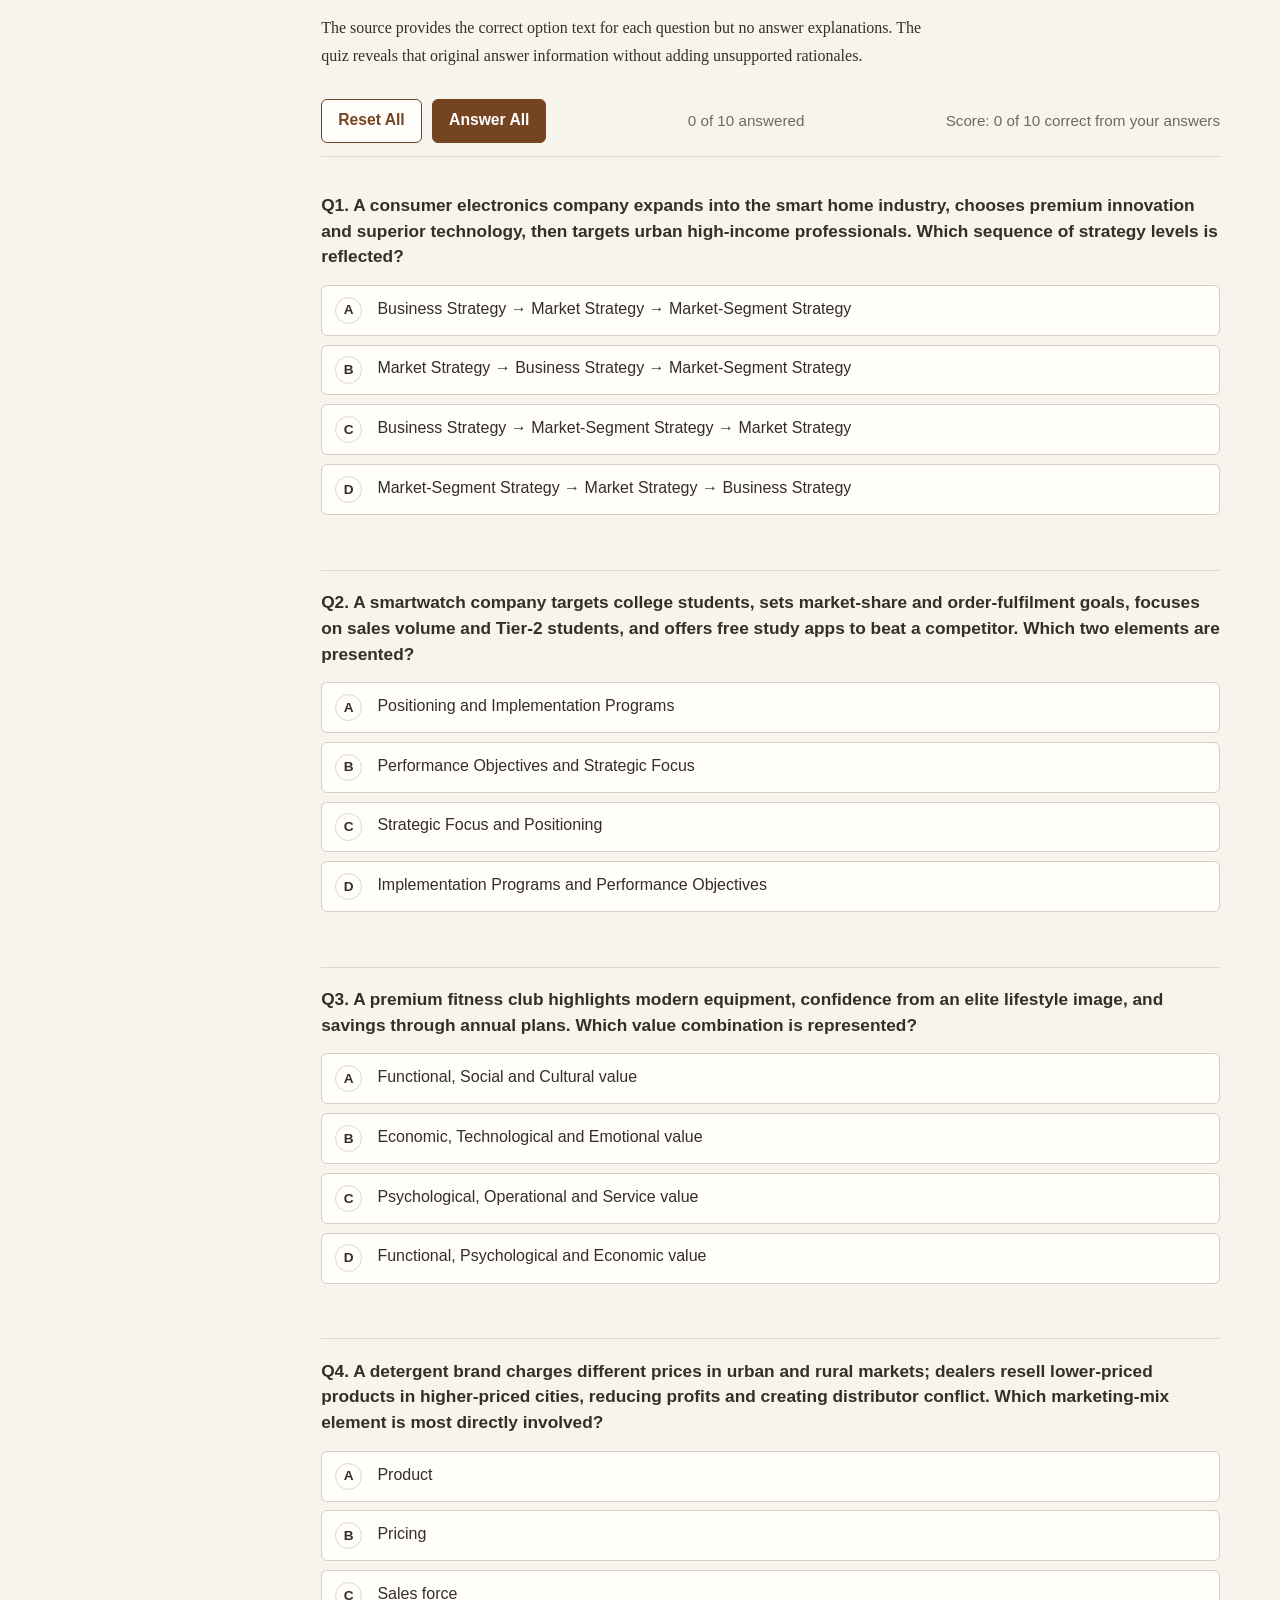
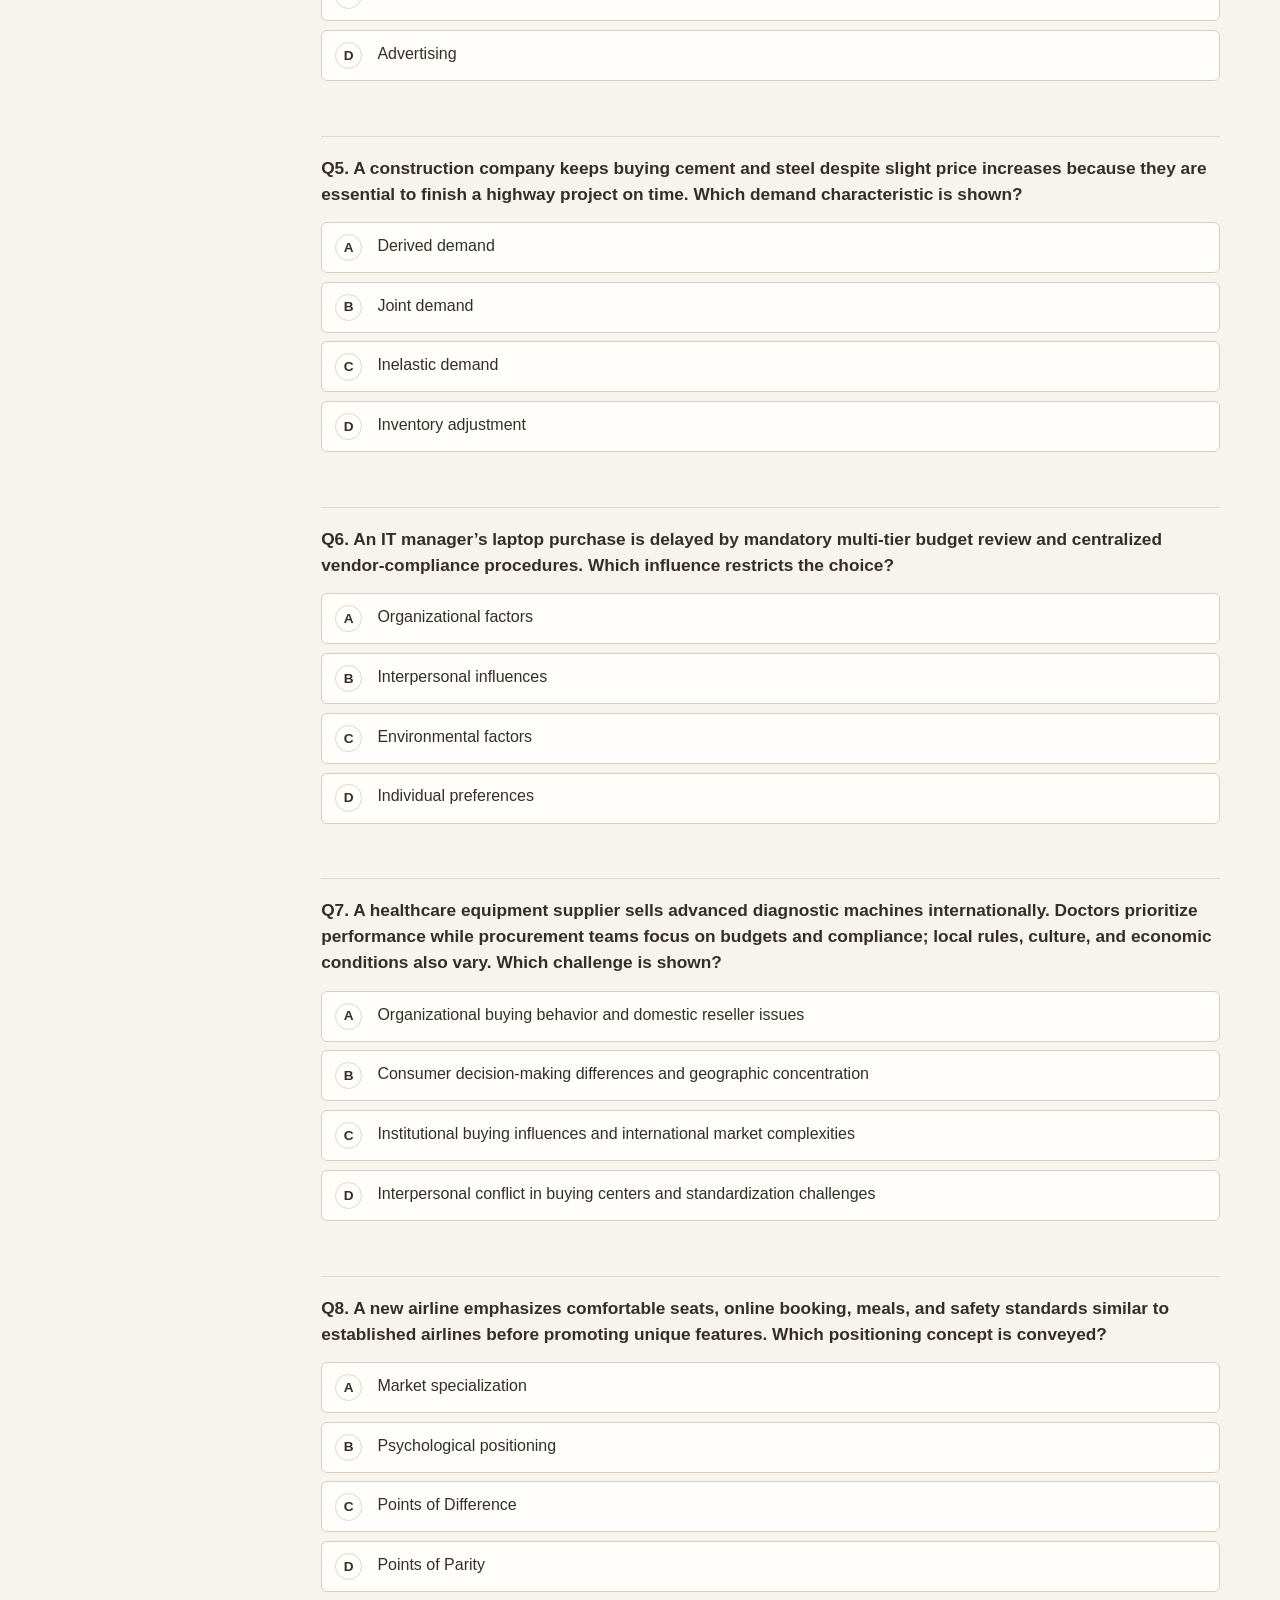
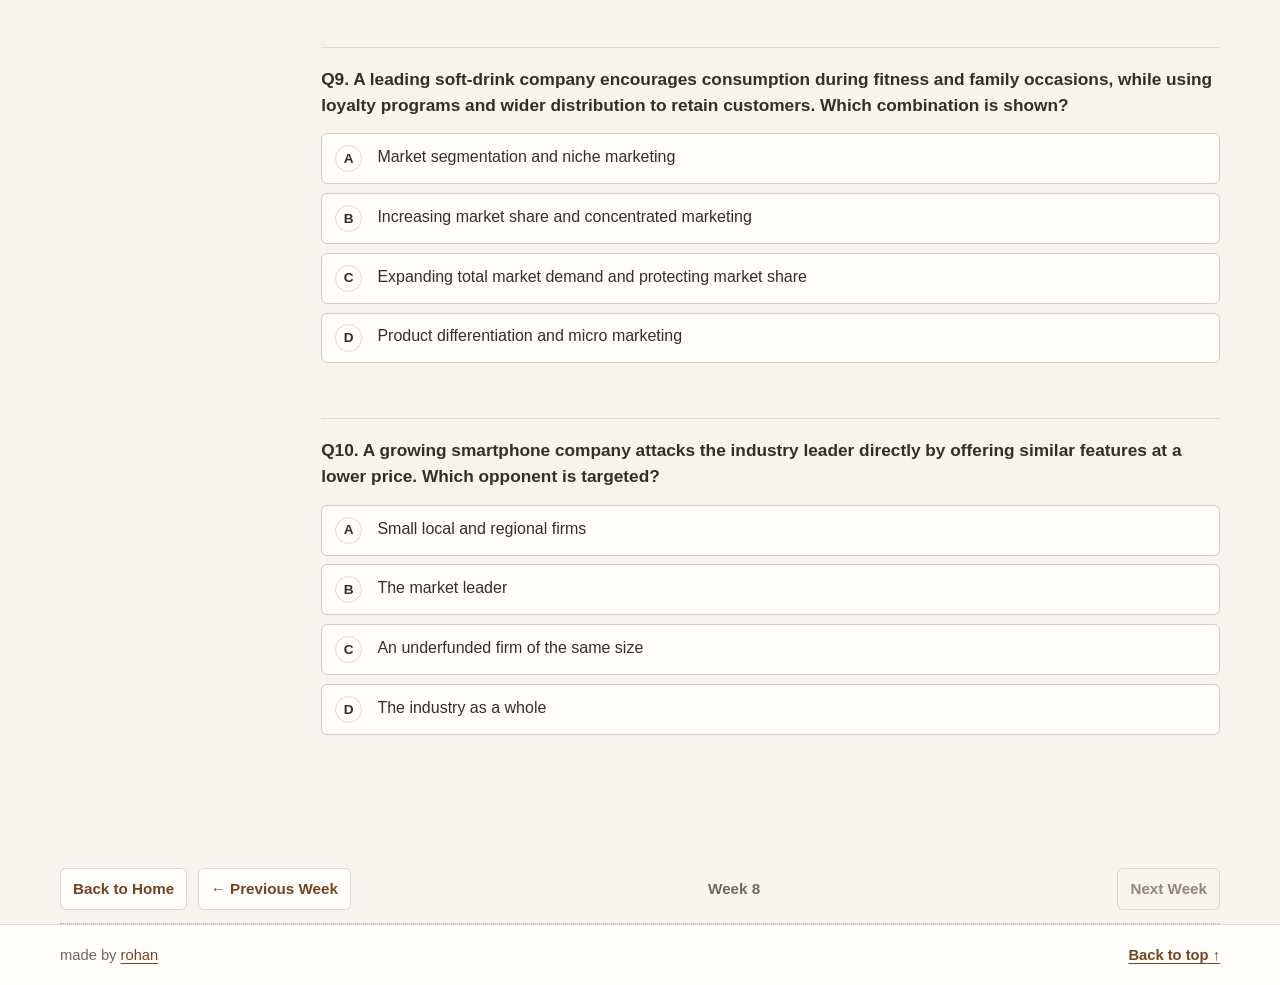
<file: week8.html>
<!doctype html><html lang="en"><head><meta charset="utf-8"><meta name="viewport" content="width=device-width, initial-scale=1"><meta name="description" content="Week 8 Marketing Management notes on segmentation-based positioning and competitive strategy."><title>Week 8 — Positioning Based on Segmentation and Targeting | Marketing Management</title><link rel="stylesheet" href="css/global.css"><script src="js/quiz.js" defer></script></head><body><a class="skip-link" href="#main">Skip to notes</a><div class="reading-progress" aria-hidden="true"><span></span></div><header class="site-header"><div class="site-header-inner"><a class="site-brand" href="index.html">Marketing <span>Management</span></a><span class="header-note">Study notes · Week 8 of 8</span></div></header><div class="page-shell"><nav class="week-nav" aria-label="Week navigation"><a class="nav-link" href="index.html">Home</a><a class="nav-link" href="week7.html">← Previous Week</a><span class="nav-current" aria-current="page">Week 8</span><span class="nav-link" aria-disabled="true">Next Week</span></nav><header class="week-heading"><h1 class="week-title">Positioning Based on Segmentation and Targeting</h1><p class="week-deck">From market insight to a distinctive value proposition: how organizations select customers, position their offerings, and compete effectively.</p></header><div class="week-layout"><aside class="contents"><strong>On this page</strong><nav aria-label="Table of contents"><a href="#introduction">Introduction</a><a href="#summary">Summary</a><a href="#core-concepts">Core Concepts</a><a href="#takeaways">Key Takeaways</a><a href="#quiz">Quiz</a></nav></aside><main class="study-content" id="main">
<section class="study-section" id="introduction"><h2>What You Will Learn</h2><p class="lead">This week brings segmentation and targeting into organizational strategy through positioning, value propositions, B2B markets, and competitive choices. You will connect broad corporate direction to segment-specific implementation, then distinguish points of difference from points of parity and relate market position to competitive strategy.</p><p>These concepts matter because an intended position is credible only when it aligns customer requirements, deliverable product attributes and company objectives—and when the organization supports that position beyond advertising.</p></section>
<section class="study-section" id="summary"><h2>Summary — Consolidated Lecture Notes</h2><h3 class="topic-heading">Marketing strategy: from broad to specific</h3><p>Understanding customers is only the beginning. A company must turn segmentation and targeting into a practical strategy, then position its offering so chosen customers see a clear and desirable reason to choose it. Marketing strategy connects to broader corporate objectives. It influences resource allocation, product development, the marketing mix, and market performance.</p><p>Effective positioning aligns <strong>customer requirements</strong> (needs, preferences, and values), <strong>product attributes</strong> (features and benefits the offering can deliver), and <strong>company requirements</strong> (objectives such as profitability, cash flow, and market share).</p><div class="callout"><strong>Remember:</strong> Positioning answers “What should the target customer think of this offering—and why should they choose it?”</div>
<h4>Strategy levels</h4><p>Strategy operates at connected levels. Broad corporate choices guide narrower decisions until the company defines how an offering should appeal to a selected segment.</p><div class="table-wrap" role="region" aria-label="Marketing strategy levels" tabindex="0"><table><thead><tr><th>Level</th><th>What it determines</th><th>Illustration from the lecture notes</th></tr></thead><tbody><tr><td><strong>Corporate strategy</strong></td><td>The broad scope of the company.</td><td>Consumer durables.</td></tr><tr><td><strong>Business-level strategy</strong></td><td>The category or business in which it competes.</td><td>Home appliances.</td></tr><tr><td><strong>Market strategy</strong></td><td>The product market and competitive approach.</td><td>Refrigerators.</td></tr><tr><td><strong>Segmentation-based positioning strategy</strong></td><td>The chosen customer segment and the offering’s position for that segment.</td><td>First-time home buyers, replacement buyers, or institutional clients.</td></tr></tbody></table></div><h4>Elements of a market-segment strategy</h4><ul><li><strong>Performance objectives:</strong> Outcomes the company wants to achieve, such as market share, sales, or margins.</li><li><strong>Strategic focus:</strong> The segment and competitive priorities the company chooses to emphasize.</li><li><strong>Positioning:</strong> The distinctive place the offering should occupy in target customers’ minds.</li><li><strong>Implementation programs:</strong> Coordinated actions that translate the strategy into practice.</li></ul><h4>Product life cycle changes priorities</h4><div class="topic-grid"><div class="topic-block"><h4>Growth stage</h4><p>Prioritize growth and a larger market footprint. This may require greater R&amp;D and marketing investment.</p></div><div class="topic-block"><h4>Late maturity</h4><p>Prioritize cash flow, customer retention, micro-segmentation, and profitability from established segments.</p></div></div><h4>Improving sales and margins</h4><div class="table-wrap" role="region" aria-label="Ways to improve sales and margins" tabindex="0"><table><thead><tr><th>Improve sales by…</th><th>Improve margins by…</th></tr></thead><tbody><tr><td>Retaining more customers; increasing usage frequency; winning competitors’ customers; entering new market areas.</td><td>Raising prices; improving sales mix; reducing operating costs; improving asset utilization.</td></tr></tbody></table></div>
<h3 class="topic-heading">Positioning: shaping a mental model</h3><p>Positioning is a continuous, iterative process that creates a distinct mental model of an offering in the consumer’s mind. It is the strategic foundation for branding and a form of differentiation.</p><ol><li><strong>Select target customers.</strong> Decide whom the offering is intended to serve.</li><li><strong>Analyze competitors.</strong> Identify gaps, alternatives, and opportunities.</li><li><strong>Design a distinctive value package.</strong> Give customers a compelling reason to choose the offering.</li><li><strong>Build a web of reasoning.</strong> Ensure messages and touchpoints reinforce the intended position.</li><li><strong>Make the position tangible.</strong> Align the actual offering, communication, and distribution with the desired perception.</li></ol><h4>Types of positioning appeal</h4><ul><li><strong>Direct and logical:</strong> Explicitly communicates practical benefits.</li><li><strong>Subtle and emotional:</strong> Connects with aspirations, identity, or higher-level values.</li></ul><p>The appropriate appeal depends on the product, target audience, and competitive context.</p><div class="callout"><strong>Cemex B2B example:</strong> Timeliness, efficiency, specialized equipment, and GPS technology support an overall image of reliability and advanced capability.</div><h4>Positioning affects the whole organization</h4><p>Positioning is not only a marketing task. It should guide product design, pricing, promotion, distribution, R&amp;D, supply chain, operations, quality objectives, and finance so that internal decisions support the external image.</p><p><strong>Multi-segment positioning:</strong> One brand may serve several customer groups. The lecture notes use Lux soap as an example of mass-market, aspirational, and premium segments. This can expand revenue, but may create <strong>cannibalization</strong>—when products from the same company compete with one another. Cannibalization can be deliberate or unintended.</p>
<h3 class="topic-heading">Value proposition</h3><p>A value proposition summarizes why a customer should buy a product or use a service. It explains the benefits and value offered to the target segment and is closely connected to positioning.</p><div class="table-wrap" role="region" aria-label="Types of value in the value proposition" tabindex="0"><table><thead><tr><th>Value type</th><th>Meaning</th><th>Example from Assignment 8</th></tr></thead><tbody><tr><td><strong>Functional</strong></td><td>Practical performance or utility.</td><td>Modern workout equipment.</td></tr><tr><td><strong>Psychological</strong></td><td>Confidence, identity, feelings, or lifestyle meaning.</td><td>An elite lifestyle image.</td></tr><tr><td><strong>Economic</strong></td><td>Financial benefits or savings.</td><td>Savings from bundled annual plans.</td></tr></tbody></table></div><div class="callout"><strong>Exam cue:</strong> Equipment or performance suggests functional value; confidence or prestige suggests psychological value; savings or price benefits suggest economic value.</div>
<h3 class="topic-heading">Segmentation and targeting in B2B markets</h3><p>Business-to-business (B2B) marketing sells to organizations rather than individual consumers. Organizational buying often involves multiple people, formal procedures, technical requirements, and longer decision processes.</p><h4>Ways to segment B2B markets</h4><div class="table-wrap" role="region" aria-label="B2B market segmentation bases" tabindex="0"><table><thead><tr><th>Basis</th><th>How it groups organizations</th></tr></thead><tbody><tr><td><strong>Demographic characteristics</strong></td><td>Sales, number of employees, geographic location, or industry (such as petrochemical or pharmaceutical).</td></tr><tr><td><strong>Nature of customer activities</strong></td><td>Organizations that perform similar activities.</td></tr><tr><td><strong>End-use application</strong></td><td>How the purchased product is ultimately used—for example, conveyor belts for automotive versus consumer-product manufacturing.</td></tr><tr><td><strong>Purchase characteristics / product type</strong></td><td>Different requirements based on the role and value of the item being purchased.</td></tr></tbody></table></div><h4>B2B product types</h4><div class="table-wrap" role="region" aria-label="B2B product types and marketing emphasis" tabindex="0"><table><thead><tr><th>Type</th><th>Description</th><th>Marketing emphasis</th></tr></thead><tbody><tr><td><strong>Entering goods</strong></td><td>Raw materials or components that become part of the final product.</td><td>Reliability, quality, and just-in-time delivery.</td></tr><tr><td><strong>Facilitating goods</strong></td><td>Items needed for operations but not incorporated into the final product, such as office furniture.</td><td>Fit with operational needs and dependable supply.</td></tr><tr><td><strong>Capital goods</strong></td><td>High-value equipment purchased infrequently.</td><td>Technical competence, R&amp;D, and long-term support.</td></tr></tbody></table></div>
<h3 class="topic-heading">Buying center, derived demand, and buying situations</h3><h4>Buying center</h4><p>A buying center is the group of people in an organization who participate in a purchase decision and share goals or risks. For capital goods, many departments may be involved, making direct sales and personal relationships important. Routine purchases may be handled by a single purchase clerk.</p><ul><li><strong>Gatekeepers:</strong> Control or filter access to information, people, or the buying process.</li><li><strong>Influencers:</strong> Shape specifications or recommendations without necessarily making the final decision.</li></ul><h4>Derived demand</h4><p>B2B demand is often derived from demand for consumer goods and services. For example, demand for components can rise when demand for the final products containing them rises. B2B marketers should therefore monitor end-consumer market trends.</p><h4>Business buying situations</h4><div class="table-wrap" role="region" aria-label="B2B buying situations" tabindex="0"><table><thead><tr><th>Situation</th><th>Meaning</th><th>Marketing implication</th></tr></thead><tbody><tr><td><strong>Straight re-buy</strong></td><td>Routine reorder.</td><td>Reliability is especially important.</td></tr><tr><td><strong>Modified re-buy</strong></td><td>A regular purchase with changes or reconsideration.</td><td>Reputation and quality can matter strongly.</td></tr><tr><td><strong>New buy</strong></td><td>First-time purchase, often involving significant expenditure.</td><td>Provide extensive information and technical support; new suppliers may have an opportunity.</td></tr></tbody></table></div><p>Organizations may also decide whether to <strong>make, buy, or lease</strong>. Their choice affects supplier opportunities. In international B2B markets, local customs, regulations, cultures, and economic conditions can further shape marketing decisions.</p><div class="callout warning"><strong>Do not confuse these terms:</strong> <em>Derived demand</em> concerns where demand comes from; <em>inelastic demand</em> means quantity demanded changes little when price changes. Assignment 8 Question 5 tests inelastic demand.</div>
<h3 class="topic-heading">Crafting positioning: PODs, POPs, and positioning maps</h3><p>The competitive <strong>frame of reference</strong> defines the category and alternatives against which customers evaluate an offering.</p><div class="table-wrap" role="region" aria-label="Points of difference and points of parity" tabindex="0"><table><thead><tr><th>Concept</th><th>Meaning</th><th>Purpose</th></tr></thead><tbody><tr><td><strong>Points of Difference (POD)</strong></td><td>Distinctive attributes or benefits that set an offering apart.</td><td>Show a reason to prefer the brand. The lecture notes state that PODs should be desirable, deliverable, and differentiable.</td></tr><tr><td><strong>Points of Parity (POP)</strong></td><td>Attributes shared with competitors or expected in the category.</td><td>Establish category legitimacy and reassure customers that basic expectations are met.</td></tr></tbody></table></div><p><strong>Straddle positioning</strong> aims to appeal to two traditionally separate segments. The notes give MUVs as an example.</p><p><strong>Positioning maps</strong> plot brands according to selected attributes. They help visualize the competitive landscape and identify possible gaps or crowded positions.</p><h4>Brand narrative and storytelling</h4><p>Branding communicates the intended position through a compelling story. Strong narratives can appeal to both logical needs and emotional aspirations; brand meaning is understood in relation to the consumer’s life.</p>
<h3 class="topic-heading">Competitive strategies by market position</h3><div class="table-wrap" role="region" aria-label="Competitive strategies by market position" tabindex="0"><table><thead><tr><th>Market position</th><th>Typical approach</th><th>Strategies / emphasis</th></tr></thead><tbody><tr><td><strong>Market leader</strong></td><td>Defend its position while balancing share and profitability.</td><td>Flank defense, pre-emptive defense, contraction defense; also protect existing customers and expand total market demand.</td></tr><tr><td><strong>Market challenger</strong></td><td>Attack competitors to gain share.</td><td>Frontal, flanking, encirclement, or guerrilla attacks.</td></tr><tr><td><strong>Market follower</strong></td><td>Maintain share by imitating or slightly improving the leader’s offering.</td><td>Follow established market approaches rather than directly leading the category.</td></tr><tr><td><strong>Niche player</strong></td><td>Specialize in serving a specific segment.</td><td>Build a foothold by serving a focused group well; particularly useful for startups.</td></tr></tbody></table></div><p class="table-note">The 40% / 30% / 20% / 10% market-share figures in the lecture notes are illustrations of leader, challenger, follower, and niche positions—not universal thresholds.</p></section>
<section class="study-section" id="core-concepts"><h2>Core Concepts / Definition Table</h2><div class="table-wrap" role="region" aria-label="Week 8 core concept definitions and significance" tabindex="0"><table><thead><tr><th>Term</th><th>Definition</th><th>Significance</th></tr></thead><tbody><tr><td><strong>Marketing Strategy</strong></td><td>An overarching plan derived from segmentation, targeting, and positioning, guiding how a company competes and achieves marketing objectives.</td><td>Provides focus, helps package attributes, and guides implementation in line with market opportunities.</td></tr><tr><td><strong>Positioning</strong></td><td>Designing an offering and image to occupy a distinctive, desirable place in target customers’ minds.</td><td>Foundation for branding and the offering’s market identity.</td></tr><tr><td><strong>Value Proposition</strong></td><td>A statement of why a consumer should buy or use an offering, highlighting unique benefits and value.</td><td>Articulates functional, psychological, and economic value for the target segment.</td></tr><tr><td><strong>Buying Center</strong></td><td>A group of individuals who participate in an organizational purchase decision.</td><td>Important in B2B because decisions often involve several roles and departments.</td></tr><tr><td><strong>Derived Demand</strong></td><td>B2B demand originating from demand for consumer goods and services.</td><td>Requires marketers to monitor end-consumer trends.</td></tr><tr><td><strong>Points of Difference (POD)</strong></td><td>Distinctive attributes or features that differentiate an offering.</td><td>Communicates a reason to choose the offering over competitors.</td></tr><tr><td><strong>Points of Parity (POP)</strong></td><td>Attributes shared with category competitors or expected for category membership.</td><td>Establishes credibility and a baseline for comparison.</td></tr><tr><td><strong>Crafting</strong></td><td>The individualized process of developing positioning for particular segments, offerings, and contexts.</td><td>Emphasizes that positioning must be tailored rather than one-size-fits-all.</td></tr></tbody></table></div></section>
<section class="study-section" id="takeaways"><h2>Key Takeaways</h2><div class="takeaways"><ul><li>Strategy moves from broad corporate choices to business, market, and segment-specific positioning.</li><li>Positioning balances customer needs, product features, and company objectives.</li><li>A value proposition explains “why you?” through functional, psychological, and economic value.</li><li>B2B segmentation considers company characteristics, activities, end use, and product/purchase type.</li><li>A buying center includes the people involved in organizational buying; gatekeepers and influencers can shape the outcome.</li><li>Derived demand follows demand in end-consumer markets; inelastic demand responds little to price changes.</li><li>PODs differentiate; POPs establish category credibility.</li><li>Leaders defend, challengers attack, followers imitate or improve, and niche players specialize.</li><li>Positioning should be reflected across the organization—not just in advertising.</li></ul></div></section>
<section class="study-section" id="quiz"><h2>Quiz / Practice Questions</h2><p>The source provides the correct option text for each question but no answer explanations. The quiz reveals that original answer information without adding unsupported rationales.</p><div data-quiz><div class="quiz-tools"><button class="quiz-button secondary" type="button" data-reset-all>Reset All</button><button class="quiz-button" type="button" data-answer-all>Answer All</button><span class="quiz-progress" data-quiz-progress aria-live="polite"></span><span class="quiz-progress" data-quiz-score aria-live="polite"></span></div>
<article class="quiz-question" data-question data-correct="0"><h3>Q1. A consumer electronics company expands into the smart home industry, chooses premium innovation and superior technology, then targets urban high-income professionals. Which sequence of strategy levels is reflected?</h3><div class="answer-options"><button class="answer-option" type="button" data-option-index="0"><span class="option-letter">A</span><span>Business Strategy → Market Strategy → Market-Segment Strategy</span></button><button class="answer-option" type="button" data-option-index="1"><span class="option-letter">B</span><span>Market Strategy → Business Strategy → Market-Segment Strategy</span></button><button class="answer-option" type="button" data-option-index="2"><span class="option-letter">C</span><span>Business Strategy → Market-Segment Strategy → Market Strategy</span></button><button class="answer-option" type="button" data-option-index="3"><span class="option-letter">D</span><span>Market-Segment Strategy → Market Strategy → Business Strategy</span></button></div><p class="question-feedback" data-feedback aria-live="polite"></p><p class="answer-explanation" data-explanation hidden><strong>Answer: A — Business Strategy → Market Strategy → Market-Segment Strategy</strong></p></article>
<article class="quiz-question" data-question data-correct="1"><h3>Q2. A smartwatch company targets college students, sets market-share and order-fulfilment goals, focuses on sales volume and Tier-2 students, and offers free study apps to beat a competitor. Which two elements are presented?</h3><div class="answer-options"><button class="answer-option" type="button" data-option-index="0"><span class="option-letter">A</span><span>Positioning and Implementation Programs</span></button><button class="answer-option" type="button" data-option-index="1"><span class="option-letter">B</span><span>Performance Objectives and Strategic Focus</span></button><button class="answer-option" type="button" data-option-index="2"><span class="option-letter">C</span><span>Strategic Focus and Positioning</span></button><button class="answer-option" type="button" data-option-index="3"><span class="option-letter">D</span><span>Implementation Programs and Performance Objectives</span></button></div><p class="question-feedback" data-feedback aria-live="polite"></p><p class="answer-explanation" data-explanation hidden><strong>Answer: B — Performance Objectives and Strategic Focus</strong></p></article>
<article class="quiz-question" data-question data-correct="3"><h3>Q3. A premium fitness club highlights modern equipment, confidence from an elite lifestyle image, and savings through annual plans. Which value combination is represented?</h3><div class="answer-options"><button class="answer-option" type="button" data-option-index="0"><span class="option-letter">A</span><span>Functional, Social and Cultural value</span></button><button class="answer-option" type="button" data-option-index="1"><span class="option-letter">B</span><span>Economic, Technological and Emotional value</span></button><button class="answer-option" type="button" data-option-index="2"><span class="option-letter">C</span><span>Psychological, Operational and Service value</span></button><button class="answer-option" type="button" data-option-index="3"><span class="option-letter">D</span><span>Functional, Psychological and Economic value</span></button></div><p class="question-feedback" data-feedback aria-live="polite"></p><p class="answer-explanation" data-explanation hidden><strong>Answer: D — Functional, Psychological and Economic value</strong></p></article>
<article class="quiz-question" data-question data-correct="1"><h3>Q4. A detergent brand charges different prices in urban and rural markets; dealers resell lower-priced products in higher-priced cities, reducing profits and creating distributor conflict. Which marketing-mix element is most directly involved?</h3><div class="answer-options"><button class="answer-option" type="button" data-option-index="0"><span class="option-letter">A</span><span>Product</span></button><button class="answer-option" type="button" data-option-index="1"><span class="option-letter">B</span><span>Pricing</span></button><button class="answer-option" type="button" data-option-index="2"><span class="option-letter">C</span><span>Sales force</span></button><button class="answer-option" type="button" data-option-index="3"><span class="option-letter">D</span><span>Advertising</span></button></div><p class="question-feedback" data-feedback aria-live="polite"></p><p class="answer-explanation" data-explanation hidden><strong>Answer: B — Pricing</strong></p></article>
<article class="quiz-question" data-question data-correct="2"><h3>Q5. A construction company keeps buying cement and steel despite slight price increases because they are essential to finish a highway project on time. Which demand characteristic is shown?</h3><div class="answer-options"><button class="answer-option" type="button" data-option-index="0"><span class="option-letter">A</span><span>Derived demand</span></button><button class="answer-option" type="button" data-option-index="1"><span class="option-letter">B</span><span>Joint demand</span></button><button class="answer-option" type="button" data-option-index="2"><span class="option-letter">C</span><span>Inelastic demand</span></button><button class="answer-option" type="button" data-option-index="3"><span class="option-letter">D</span><span>Inventory adjustment</span></button></div><p class="question-feedback" data-feedback aria-live="polite"></p><p class="answer-explanation" data-explanation hidden><strong>Answer: C — Inelastic demand</strong></p></article>
<article class="quiz-question" data-question data-correct="0"><h3>Q6. An IT manager’s laptop purchase is delayed by mandatory multi-tier budget review and centralized vendor-compliance procedures. Which influence restricts the choice?</h3><div class="answer-options"><button class="answer-option" type="button" data-option-index="0"><span class="option-letter">A</span><span>Organizational factors</span></button><button class="answer-option" type="button" data-option-index="1"><span class="option-letter">B</span><span>Interpersonal influences</span></button><button class="answer-option" type="button" data-option-index="2"><span class="option-letter">C</span><span>Environmental factors</span></button><button class="answer-option" type="button" data-option-index="3"><span class="option-letter">D</span><span>Individual preferences</span></button></div><p class="question-feedback" data-feedback aria-live="polite"></p><p class="answer-explanation" data-explanation hidden><strong>Answer: A — Organizational factors</strong></p></article>
<article class="quiz-question" data-question data-correct="2"><h3>Q7. A healthcare equipment supplier sells advanced diagnostic machines internationally. Doctors prioritize performance while procurement teams focus on budgets and compliance; local rules, culture, and economic conditions also vary. Which challenge is shown?</h3><div class="answer-options"><button class="answer-option" type="button" data-option-index="0"><span class="option-letter">A</span><span>Organizational buying behavior and domestic reseller issues</span></button><button class="answer-option" type="button" data-option-index="1"><span class="option-letter">B</span><span>Consumer decision-making differences and geographic concentration</span></button><button class="answer-option" type="button" data-option-index="2"><span class="option-letter">C</span><span>Institutional buying influences and international market complexities</span></button><button class="answer-option" type="button" data-option-index="3"><span class="option-letter">D</span><span>Interpersonal conflict in buying centers and standardization challenges</span></button></div><p class="question-feedback" data-feedback aria-live="polite"></p><p class="answer-explanation" data-explanation hidden><strong>Answer: C — Institutional buying influences and international market complexities</strong></p></article>
<article class="quiz-question" data-question data-correct="3"><h3>Q8. A new airline emphasizes comfortable seats, online booking, meals, and safety standards similar to established airlines before promoting unique features. Which positioning concept is conveyed?</h3><div class="answer-options"><button class="answer-option" type="button" data-option-index="0"><span class="option-letter">A</span><span>Market specialization</span></button><button class="answer-option" type="button" data-option-index="1"><span class="option-letter">B</span><span>Psychological positioning</span></button><button class="answer-option" type="button" data-option-index="2"><span class="option-letter">C</span><span>Points of Difference</span></button><button class="answer-option" type="button" data-option-index="3"><span class="option-letter">D</span><span>Points of Parity</span></button></div><p class="question-feedback" data-feedback aria-live="polite"></p><p class="answer-explanation" data-explanation hidden><strong>Answer: D — Points of Parity</strong></p></article>
<article class="quiz-question" data-question data-correct="2"><h3>Q9. A leading soft-drink company encourages consumption during fitness and family occasions, while using loyalty programs and wider distribution to retain customers. Which combination is shown?</h3><div class="answer-options"><button class="answer-option" type="button" data-option-index="0"><span class="option-letter">A</span><span>Market segmentation and niche marketing</span></button><button class="answer-option" type="button" data-option-index="1"><span class="option-letter">B</span><span>Increasing market share and concentrated marketing</span></button><button class="answer-option" type="button" data-option-index="2"><span class="option-letter">C</span><span>Expanding total market demand and protecting market share</span></button><button class="answer-option" type="button" data-option-index="3"><span class="option-letter">D</span><span>Product differentiation and micro marketing</span></button></div><p class="question-feedback" data-feedback aria-live="polite"></p><p class="answer-explanation" data-explanation hidden><strong>Answer: C — Expanding total market demand and protecting market share</strong></p></article>
<article class="quiz-question" data-question data-correct="1"><h3>Q10. A growing smartphone company attacks the industry leader directly by offering similar features at a lower price. Which opponent is targeted?</h3><div class="answer-options"><button class="answer-option" type="button" data-option-index="0"><span class="option-letter">A</span><span>Small local and regional firms</span></button><button class="answer-option" type="button" data-option-index="1"><span class="option-letter">B</span><span>The market leader</span></button><button class="answer-option" type="button" data-option-index="2"><span class="option-letter">C</span><span>An underfunded firm of the same size</span></button><button class="answer-option" type="button" data-option-index="3"><span class="option-letter">D</span><span>The industry as a whole</span></button></div><p class="question-feedback" data-feedback aria-live="polite"></p><p class="answer-explanation" data-explanation hidden><strong>Answer: B — The market leader</strong></p></article>
</div></section></main></div><nav class="week-nav" aria-label="Week navigation"><a class="nav-link" href="index.html">Back to Home</a><a class="nav-link" href="week7.html">← Previous Week</a><span class="nav-current">Week 8</span><span class="nav-link" aria-disabled="true">Next Week</span></nav></div><footer class="site-footer"><div class="site-footer-inner"><p>made by <a href="https://github.com/Rohan-Shridhar" target="_blank" rel="noopener noreferrer">rohan</a></p><a class="back-top" href="#main">Back to top ↑</a></div></footer><script src="js/site.js" defer></script></body></html>
</file>
<file: css/global.css>
:root {
  color-scheme: light;
  --color-page: #f7f4ed;
  --color-surface: #fffefa;
  --color-surface-muted: #f2eee5;
  --color-ink: #342e27;
  --color-muted: #70685e;
  --color-line: #ded7cb;
  --color-primary: #754421;
  --color-primary-hover: #593317;
  --color-accent: #a97935;
  --color-accent-soft: #f8eedb;
  --color-success: #42623f;
  --color-success-soft: #edf4e9;
  --color-error: #9c4639;
  --color-error-soft: #faeeea;
  --color-info-soft: #f1f0e8;
  --font-body: 'Literata', Georgia, 'Times New Roman', serif;
  --font-ui: 'Source Sans 3', 'Segoe UI', Arial, sans-serif;
  --font-display: 'Literata', Georgia, serif;
  --space-1: .35rem;
  --space-2: .65rem;
  --space-3: 1rem;
  --space-4: 1.4rem;
  --space-5: 2rem;
  --space-6: 3rem;
  --radius-sm: 6px;
  --radius-md: 10px;
  --radius-lg: 16px;
  --shadow-contact: 0 2px 0 rgba(72, 49, 29, .08);
  --motion-fast: 150ms;
  --motion-standard: 220ms;
  --content-width: 1160px;
  --reading-width: 78ch;
}

* { box-sizing: border-box; }
html { scroll-behavior: smooth; scroll-padding-top: 1.25rem; }
body {
  margin: 0;
  background: var(--color-page);
  color: var(--color-ink);
  font: 16px/1.72 var(--font-body);
  overflow-x: clip;
}
a { color: var(--color-primary); text-underline-offset: .18em; }
a:hover { color: var(--color-primary-hover); }
button { font: inherit; }
button, a { -webkit-tap-highlight-color: transparent; }
:focus-visible { outline: 3px solid var(--color-accent); outline-offset: 3px; border-radius: 3px; }
.skip-link { position: absolute; top: -4rem; left: 1rem; z-index: 10; background: var(--color-ink); color: white; padding: .7rem 1rem; }
.skip-link:focus { top: 1rem; color: white; }

.site-header { border-bottom: 1px solid var(--color-line); background: var(--color-surface); }
.site-header-inner, .page-shell, .site-footer-inner { width: min(var(--content-width), calc(100% - 2.5rem)); margin-inline: auto; }
.site-header-inner { display: flex; align-items: center; justify-content: space-between; gap: 1rem; min-height: 68px; }
.site-brand { font: 700 1rem/1.2 var(--font-ui); letter-spacing: -.02em; text-decoration: none; color: var(--color-ink); }
.site-brand span { color: var(--color-primary); }
.header-note { color: var(--color-muted); font: 500 .9rem/1.3 var(--font-ui); }

.home-hero { display: grid; grid-template-columns: minmax(0, 1fr) minmax(230px, .44fr); align-items: end; gap: 2rem; padding: clamp(2.6rem, 7vw, 5.5rem) 0 2.6rem; border-bottom: 1px dotted #bcae9d; }
.home-hero h1, .week-title { font: 600 clamp(2.5rem, 6vw, 4.5rem)/1.08 var(--font-display); letter-spacing: -.045em; margin: 0; }
.home-hero p { max-width: 66ch; margin: 1rem 0 0; color: #51483e; font-size: 1.08rem; }
.hero-aside { border-left: 2px solid var(--color-accent); padding: .2rem 0 .2rem 1.1rem; font: 500 1rem/1.55 var(--font-ui); color: var(--color-muted); }
.hero-aside strong { display: block; color: var(--color-ink); font-size: 1.05rem; }
.section-heading { font: 600 1.55rem/1.25 var(--font-display); letter-spacing: -.02em; margin: 0 0 1rem; }
.week-index { padding: 2rem 0 3.5rem; }
.week-list { border-top: 1px solid var(--color-line); }
.week-link { display: grid; grid-template-columns: 84px minmax(0, 1fr) minmax(150px, .42fr) 24px; align-items: center; gap: 1.1rem; padding: 1.3rem .85rem; border-bottom: 1px solid var(--color-line); color: inherit; text-decoration: none; transition: background-color var(--motion-fast), transform var(--motion-fast); }
.week-link:hover { background: #fffdf8; transform: translateX(3px); color: inherit; }
.week-number { color: var(--color-primary); font: 600 .95rem/1.2 var(--font-ui); }
.week-link h3 { margin: 0; font: 600 1.3rem/1.3 var(--font-display); }
.week-link p { margin: .3rem 0 0; color: var(--color-muted); font: 400 .98rem/1.45 var(--font-ui); }
.week-availability { color: var(--color-muted); font: 500 .88rem/1.4 var(--font-ui); }
.week-arrow { color: var(--color-primary); font: 500 1.4rem/1 var(--font-ui); }

.week-nav { display: flex; flex-wrap: wrap; justify-content: space-between; align-items: center; gap: .65rem; padding: .8rem 0; border-bottom: 1px dotted #bcae9d; font: 600 .95rem/1.25 var(--font-ui); }
.nav-link { display: inline-flex; align-items: center; gap: .4rem; min-height: 42px; padding: .55rem .75rem; border: 1px solid var(--color-line); border-radius: var(--radius-sm); background: var(--color-surface); color: var(--color-primary); text-decoration: none; transition: background-color var(--motion-fast), border-color var(--motion-fast), transform var(--motion-fast); }
.nav-link:hover { background: var(--color-accent-soft); border-color: #d2b888; color: var(--color-primary-hover); transform: translateY(-1px); }
.nav-link[aria-disabled="true"] { color: #91877b; background: transparent; cursor: default; }
.nav-current { flex: 1; min-width: 120px; text-align: center; color: var(--color-muted); }
.week-heading { padding: 2.5rem 0 2rem; }
.week-title { font-size: clamp(2.3rem, 5vw, 3.7rem); }
.week-deck { max-width: 75ch; margin: .9rem 0 0; color: #574e44; font-size: 1.08rem; }
.week-layout { display: grid; grid-template-columns: 210px minmax(0, 1fr); gap: clamp(1.7rem, 4vw, 3.5rem); align-items: start; padding-bottom: 2rem; }
.contents { position: sticky; top: 1rem; padding: .9rem 0; font: 500 .94rem/1.4 var(--font-ui); }
.contents strong { display: block; margin: 0 0 .5rem .65rem; font-size: 1rem; }
.contents nav { display: grid; gap: .15rem; }
.contents a { display: block; padding: .45rem .65rem; color: #62584e; text-decoration: none; border-radius: var(--radius-sm); }
.contents a:hover, .contents a[aria-current="location"] { background: var(--color-surface-muted); color: var(--color-primary); }
.study-content { min-width: 0; }
.study-section { padding: 1.6rem 0 2.1rem; border-bottom: 1px solid var(--color-line); scroll-margin-top: 1rem; }
.study-section:last-child { border-bottom: 0; }
.study-section > h2 { margin: 0 0 1rem; font: 600 1.75rem/1.25 var(--font-display); letter-spacing: -.025em; }
.study-section > h3, .study-section h3.topic-heading { margin: 2rem 0 .65rem; font: 600 1.28rem/1.35 var(--font-display); }
.study-section h4 { margin: 1.3rem 0 .4rem; font: 600 1.08rem/1.35 var(--font-ui); }
p { margin: .65rem 0 1rem; }
.study-content p, .study-content li { max-width: var(--reading-width); }
ul, ol { padding-left: 1.4rem; }
li { margin: .4rem 0; }
.lead { color: #4b4238; font-size: 1.07rem; }
.callout { margin: 1.25rem 0; padding: .85rem 1rem; background: var(--color-accent-soft); border-left: 3px solid var(--color-accent); border-radius: 0 var(--radius-sm) var(--radius-sm) 0; }
.callout.success { background: var(--color-success-soft); border-color: var(--color-success); }
.callout.warning { background: #f8f0e5; border-color: #a06a2d; }
.formula { margin: 1rem 0; padding: 1rem; text-align: center; background: #f0ebe1; border: 1px solid var(--color-line); border-radius: var(--radius-md); font: 600 1.2rem/1.4 var(--font-ui); }
.flow { display: flex; flex-wrap: wrap; align-items: center; justify-content: flex-start; gap: .55rem; margin: 1.2rem 0; }
.flow span { padding: .55rem .75rem; background: var(--color-surface-muted); border: 1px solid var(--color-line); border-radius: var(--radius-sm); font: 600 .95rem/1.4 var(--font-ui); }
.flow b, .flow i { font-style: normal; color: var(--color-primary); }
.topic-grid { display: grid; grid-template-columns: repeat(2, minmax(0,1fr)); gap: 1rem 1.7rem; margin: 1rem 0; }
.topic-block { padding: .8rem 0; border-top: 1px solid var(--color-line); }
.topic-block h3 { margin: 0 0 .4rem; font: 600 1.12rem/1.35 var(--font-ui); }
.topic-block p { margin: .3rem 0; }
.table-wrap { position: relative; margin: 1rem 0 1.4rem; overflow-x: auto; max-width: 100%; border: 1px solid var(--color-line); border-radius: var(--radius-sm); background: var(--color-surface); }
.table-wrap:focus-visible { outline: 3px solid var(--color-accent); outline-offset: 2px; }
table { width: 100%; border-collapse: collapse; font: 400 .96rem/1.55 var(--font-ui); }
th, td { padding: .75rem .8rem; text-align: left; vertical-align: top; border-bottom: 1px solid var(--color-line); }
thead th { background: var(--color-surface-muted); color: #443a30; font-weight: 700; }
tbody tr:nth-child(even) { background: #fcfaf5; }
tbody tr:last-child td { border-bottom: 0; }
.takeaways { padding: 1.2rem 1.4rem; background: var(--color-surface-muted); border-radius: var(--radius-md); }
.takeaways ul, .takeaways ol { margin: 0; }
.takeaways li { padding-left: .15rem; }
.quiz-tools { display: flex; flex-wrap: wrap; align-items: center; gap: .65rem; margin: 0 0 1rem; padding: .85rem 0; border-bottom: 1px solid var(--color-line); font: 500 .95rem/1.4 var(--font-ui); }
.quiz-button { min-height: 44px; padding: .65rem 1rem; border: 1px solid var(--color-primary); border-radius: var(--radius-sm); background: var(--color-primary); color: white; cursor: pointer; font: 600 .98rem/1.2 var(--font-ui); transition: background-color var(--motion-fast), transform var(--motion-fast); }
.quiz-button:hover { background: var(--color-primary-hover); transform: translateY(-1px); }
.quiz-button.secondary { background: var(--color-surface); color: var(--color-primary); }
.quiz-button.secondary:hover { background: var(--color-accent-soft); }
.quiz-progress { margin-left: auto; color: var(--color-muted); }
.quiz-question { padding: 1.2rem 0 1.35rem; border-bottom: 1px solid var(--color-line); scroll-margin-top: 1rem; }
.quiz-question:last-child { border-bottom: 0; }
.quiz-question h3 { margin: 0 0 .9rem; font: 600 1.08rem/1.5 var(--font-ui); }
.answer-options { display: grid; gap: .55rem; }
.answer-option { display: grid; grid-template-columns: 2rem minmax(0,1fr); align-items: start; gap: .65rem; width: 100%; min-height: 48px; padding: .68rem .8rem; border: 1px solid #d7cec1; border-radius: var(--radius-sm); background: var(--color-surface); color: var(--color-ink); text-align: left; cursor: pointer; font: 400 1rem/1.5 var(--font-ui); transition: background-color var(--motion-fast), border-color var(--motion-fast), transform var(--motion-fast); }
.answer-option:hover:not(:disabled) { border-color: #a97935; background: #fcf7ed; }
.option-letter { display: grid; place-items: center; width: 1.7rem; height: 1.7rem; border: 1px solid var(--color-line); border-radius: 50%; font: 700 .85rem/1 var(--font-ui); }
.answer-option.is-wrong { border-color: #c78275; background: var(--color-error-soft); color: #712e26; }
.answer-option.is-wrong .option-letter { border-color: var(--color-error); background: var(--color-error); color: white; }
.answer-option.is-correct { border-color: #829978; background: var(--color-success-soft); color: #2e4d2b; }
.answer-option.is-correct .option-letter { border-color: var(--color-success); background: var(--color-success); color: white; }
.answer-option.is-revealed { outline: 2px dashed var(--color-success); outline-offset: 2px; }
.answer-option:disabled { cursor: default; }
.question-feedback { min-height: 1.5em; margin: .65rem 0 0; font: 600 .95rem/1.45 var(--font-ui); }
.question-feedback.is-wrong { color: var(--color-error); }
.question-feedback.is-correct { color: var(--color-success); }
.answer-explanation { margin: .8rem 0 0; padding: .8rem .95rem; background: var(--color-success-soft); border: 1px solid #cfddc7; border-radius: var(--radius-sm); font: 400 .98rem/1.6 var(--font-ui); }
.answer-explanation[hidden] { display: none; }
.no-quiz { padding: 1rem 1.1rem; background: var(--color-info-soft); border: 1px solid var(--color-line); border-radius: var(--radius-md); }
.table-note { margin: .4rem 0; color: var(--color-muted); font: 400 .88rem/1.4 var(--font-ui); }
.reading-progress { position: fixed; z-index: 5; top: 0; left: 0; width: 100%; height: 3px; background: transparent; pointer-events: none; }
.reading-progress span { display: block; width: 0; height: 100%; background: var(--color-accent); transform-origin: left; }
.site-footer { border-top: 1px solid var(--color-line); background: var(--color-surface); color: var(--color-muted); font: 400 .92rem/1.4 var(--font-ui); }
.site-footer-inner { display: flex; justify-content: space-between; align-items: center; gap: 1rem; padding: 1.25rem 0; }
.site-footer p { margin: 0; }
.back-top { font-weight: 600; }

@keyframes incorrect-shake { 0%, 100% { transform: translateX(0); } 25% { transform: translateX(-4px); } 50% { transform: translateX(4px); } 75% { transform: translateX(-2px); } }
.answer-option.shake { animation: incorrect-shake 240ms ease-in-out; }
@media (max-width: 820px) {
  .week-layout { grid-template-columns: 1fr; gap: .5rem; }
  .contents { position: static; padding: .8rem 0; border-bottom: 1px solid var(--color-line); }
  .contents nav { display: flex; flex-wrap: wrap; gap: .25rem; }
  .contents strong { margin-left: .65rem; }
  .contents a { padding: .45rem .65rem; }
  .week-link { grid-template-columns: 58px minmax(0,1fr) 20px; gap: .7rem; }
  .week-availability { grid-column: 2; margin-top: -.5rem; }
  .week-arrow { grid-column: 3; grid-row: 1 / span 2; }
}
@media (max-width: 560px) {
  body { font-size: 15.5px; }
  .site-header-inner, .page-shell, .site-footer-inner { width: min(100% - 1.25rem, var(--content-width)); }
  .site-header-inner { min-height: 58px; }
  .header-note { max-width: 11rem; text-align: right; }
  .home-hero { grid-template-columns: 1fr; gap: 1rem; padding-top: 2.3rem; }
  .hero-aside { max-width: 32rem; }
  .week-link { padding: 1rem .45rem; }
  .week-link h3 { font-size: 1.12rem; }
  .week-nav { gap: .4rem; }
  .nav-link { min-height: 42px; padding: .5rem .55rem; font-size: .88rem; }
  .nav-current { order: -1; flex-basis: 100%; }
  .week-heading { padding: 1.8rem 0 1.3rem; }
  .study-section { padding: 1.35rem 0 1.65rem; }
  .study-section > h2 { font-size: 1.5rem; }
  .topic-grid { grid-template-columns: 1fr; gap: .5rem; }
  .quiz-progress { width: 100%; margin-left: 0; }
  th, td { min-width: 8rem; padding: .65rem; }
  .site-footer-inner { flex-direction: column; align-items: flex-start; }
}
@media (prefers-reduced-motion: reduce) {
  *, *::before, *::after { scroll-behavior: auto !important; animation-duration: .01ms !important; animation-iteration-count: 1 !important; transition-duration: .01ms !important; }
}
@media print {
  :root { --color-page: #fff; --color-surface: #fff; --color-ink: #111; --color-muted: #444; --color-line: #bbb; }
  body { background: #fff; color: #111; font-size: 11pt; line-height: 1.55; }
  .site-header, .week-nav, .contents, .reading-progress, .quiz-tools, .site-footer .back-top, .skip-link { display: none !important; }
  .page-shell { width: 100%; }
  .home-hero, .week-heading { padding: 1rem 0; }
  .home-hero h1, .week-title { font-size: 26pt; }
  .week-layout { display: block; }
  .study-section { padding: 1rem 0; break-inside: auto; }
  .table-wrap { overflow: visible; border-color: #999; }
  table { font-size: 9pt; }
  th, td { min-width: 0; }
  .quiz-question, .callout, .takeaways, tr { break-inside: avoid; }
  .answer-option { min-height: 0; color: #111 !important; border-color: #999 !important; background: #fff !important; }
  .answer-option.is-wrong { display: none; }
  .answer-option.is-correct { border-width: 2px !important; }
  .answer-explanation { display: block !important; color: #111; }
  a { color: #111; }
}
</file>
